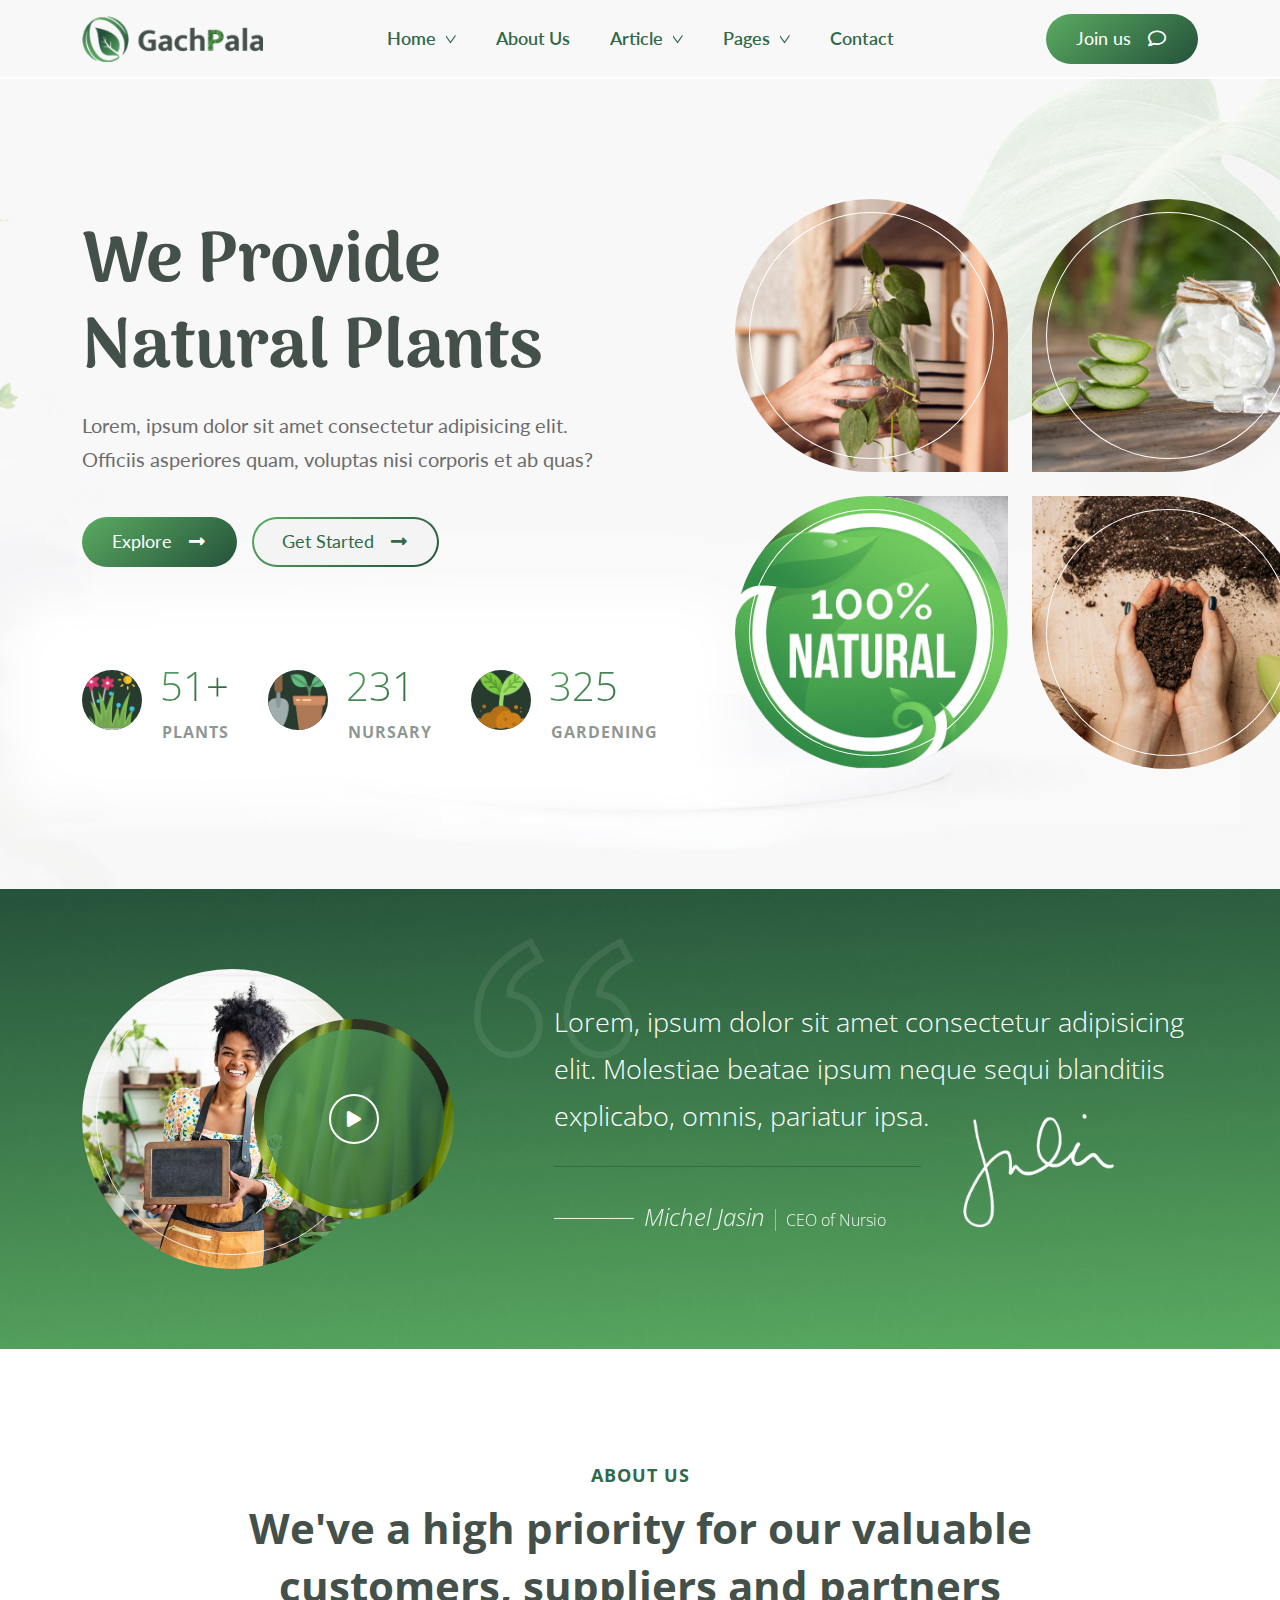
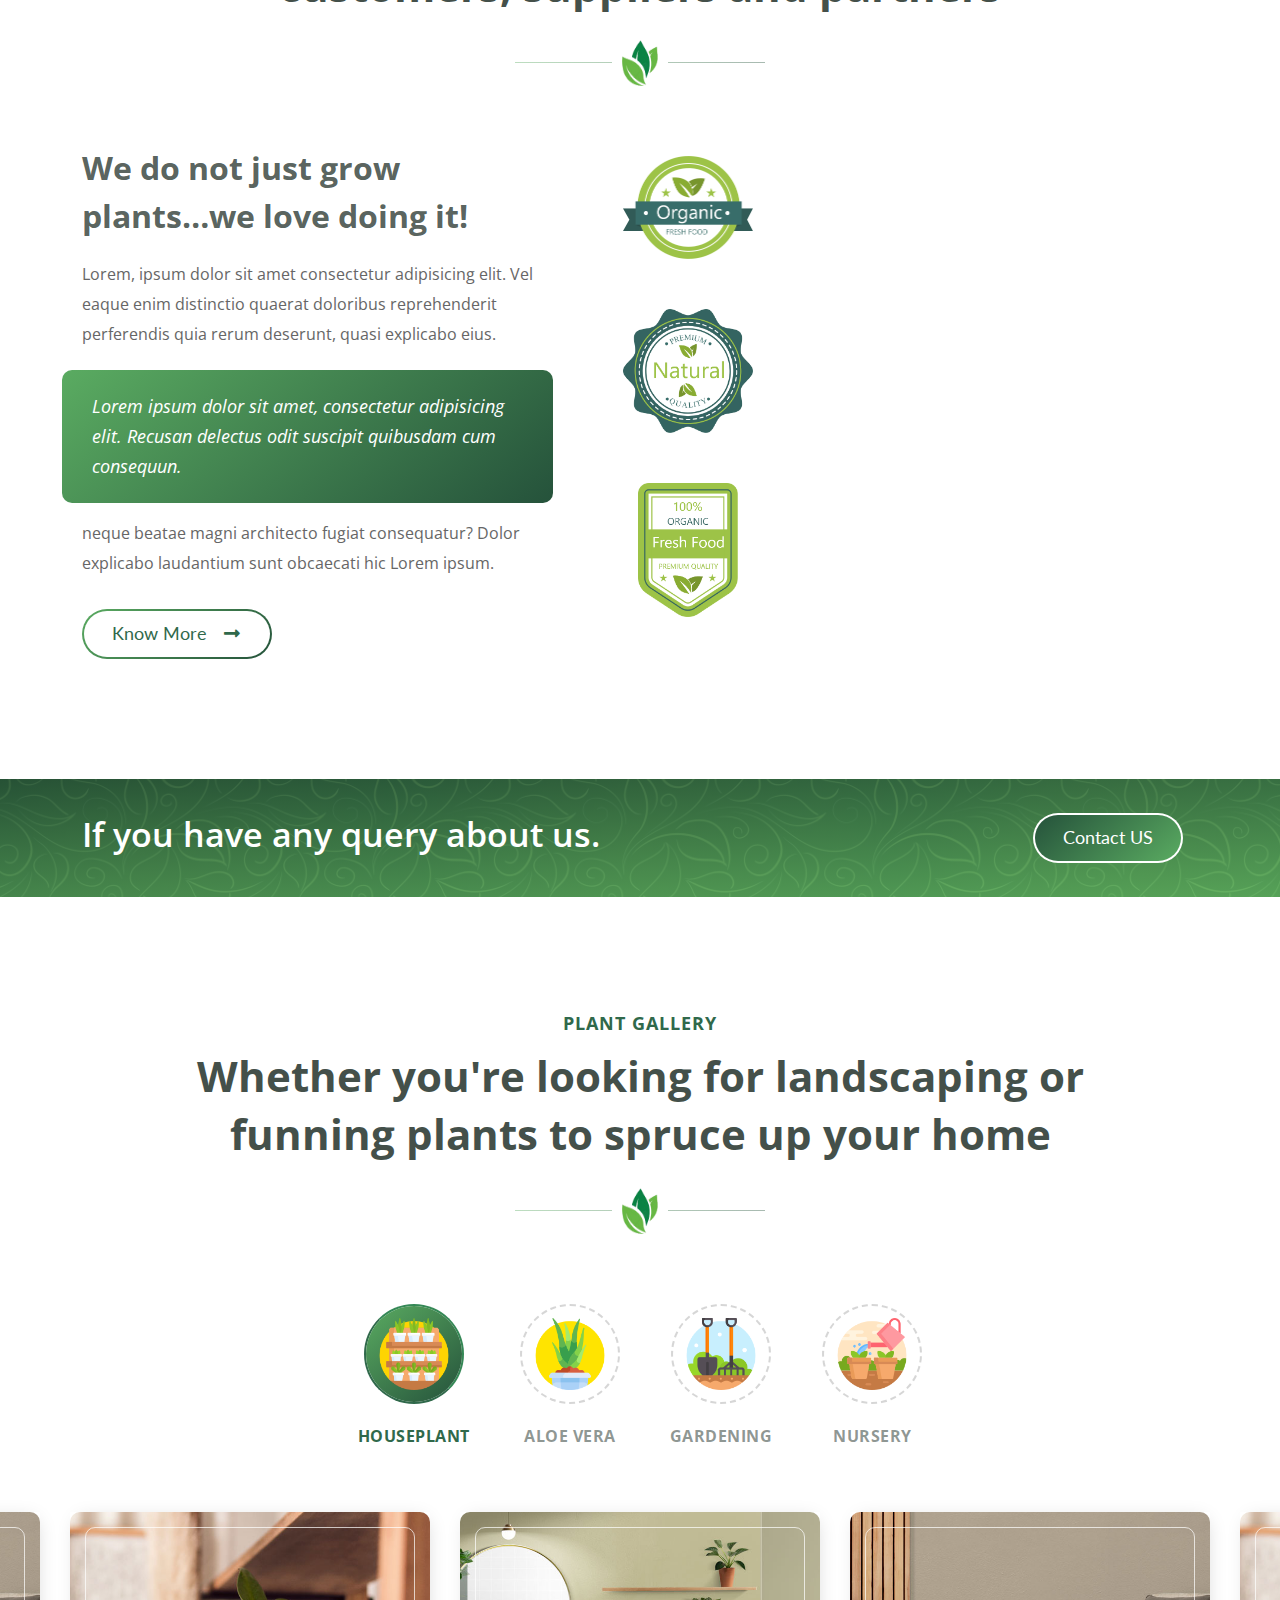
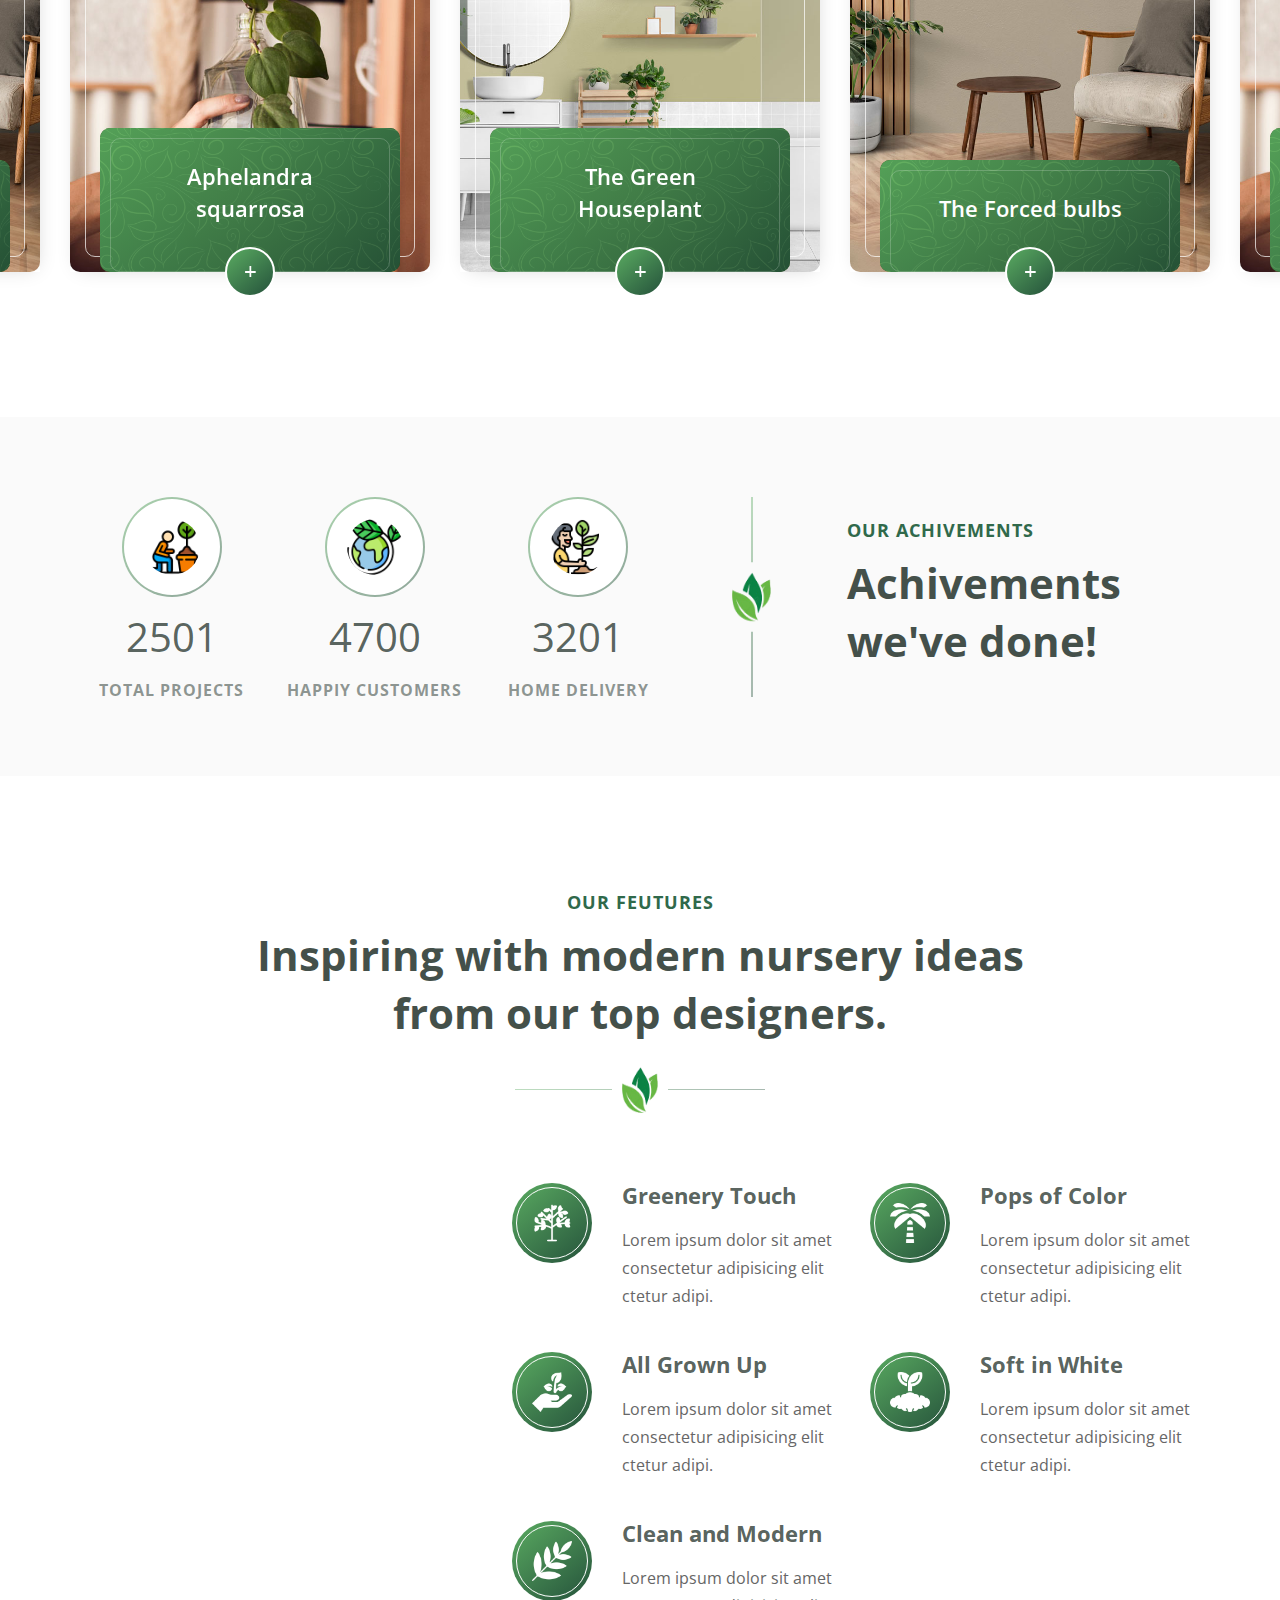
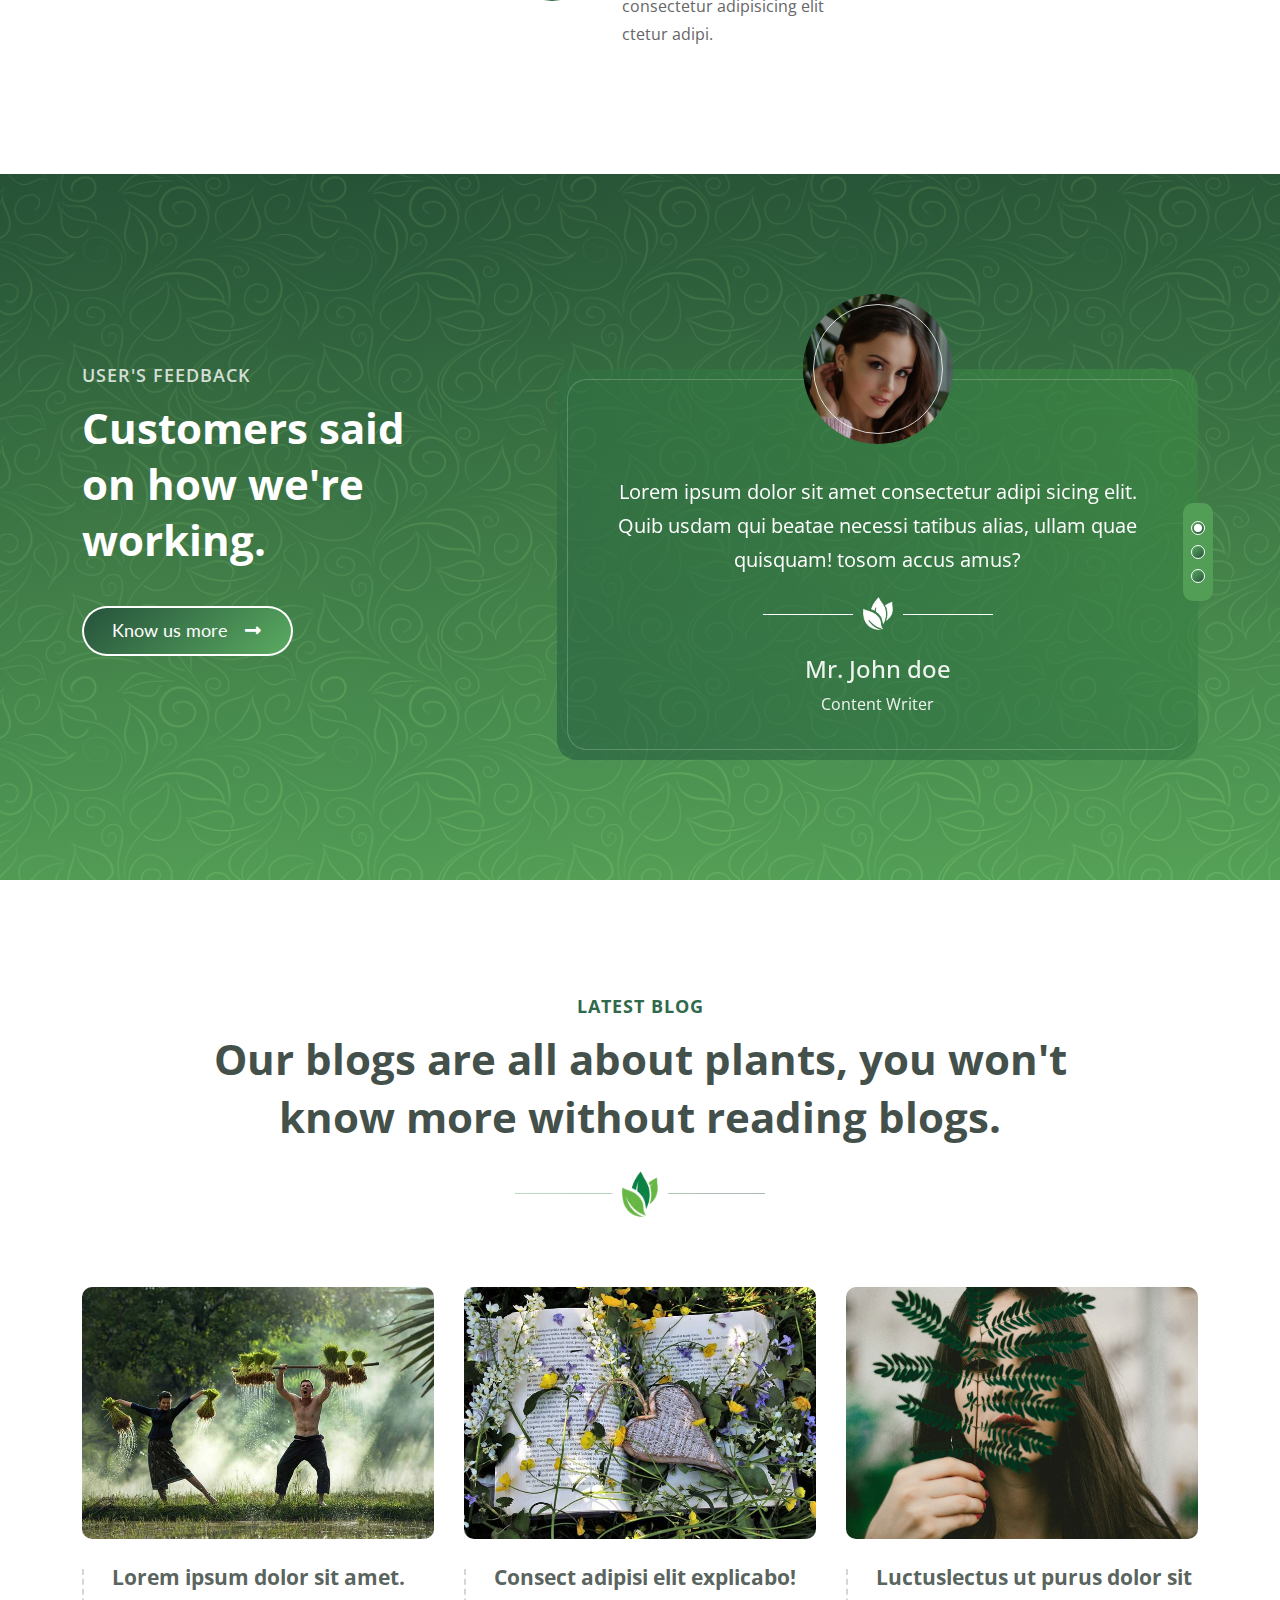
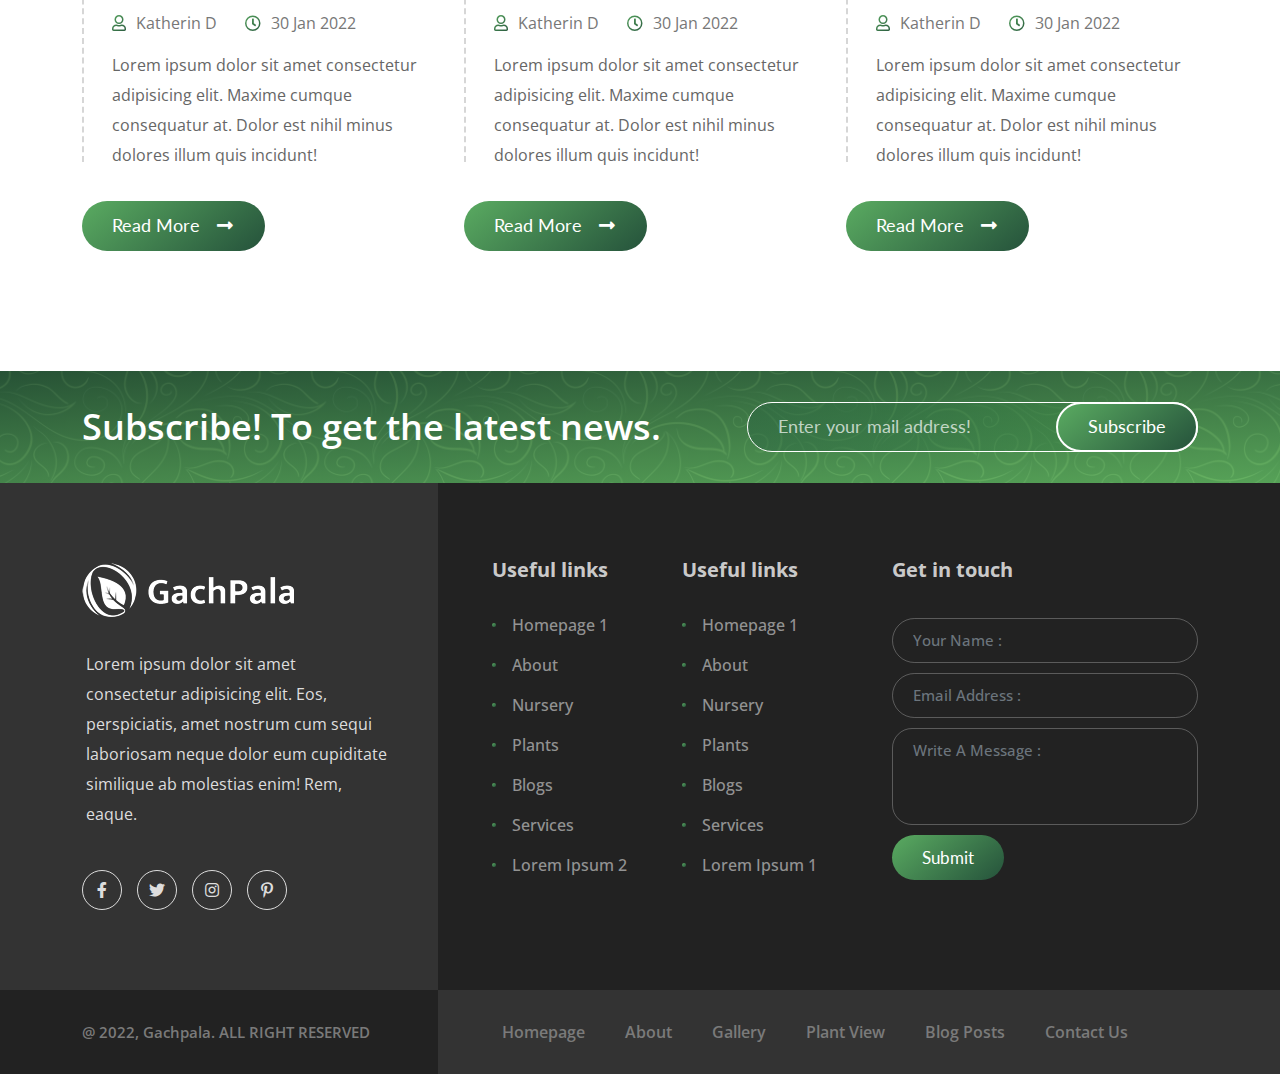
<file: index.html>
<!DOCTYPE html>
<html lang="zxx">
<head>
    <meta http-equiv="Content-Type" content="text/html; charset=UTF-8">
    <meta http-equiv="X-UA-Compatible" content="IE=edge" />
    <meta http-equiv="X-UA-Compatible" content="ie=edge">
    <meta name="viewport" content="width=device-width, initial-scale=1">
    <title>Gachpala - Natural Plants Supplier HTML Template</title>
    <!-- favicon -->
    <link rel="shortcut icon" href="favicon.ico" type="image/x-icon">
    <!-- bootstrap -->
    <link rel="stylesheet" href="assets/css/bootstrap.min.css">
    <!-- animate css -->
    <link rel="stylesheet" href="assets/css/animate.css">
    <!-- owl carosel css -->
    <link rel="stylesheet" href="assets/css/owl.carousel.min.css">
    <!-- modal-video css -->
    <link rel="stylesheet" href="assets/css/modal-video.min.css">
    <!-- font-awesome css -->
    <link rel="stylesheet" href="assets/css/all.css">
    <!-- main css -->
    <link rel="stylesheet" href="assets/css/style.css">
</head>
<body>

    <!-- preloader begin -->
    <div class="preloader">
        <div class="loader">
            <div class="loader-img">
                <img src="assets/img/preloader/preloader-icon.png" alt="" class="pr-icon">
                <img src="assets/img/preloader/preloader-text.png" alt="" class="pr-text">
            </div>
        </div>
    </div>
    <!-- preloader end -->

    <!-- header begin -->
    <div class="header">
        <div class="container">
            <div class="row">
                <div class="col-xl-2 col-lg-2 d-xl-flex d-lg-flex d-block align-items-center">
                    <div class="row">
                        <div class="col-xl-12 col-lg-12 col-6">
                            <div class="logo">
                                <a href="index.html">
                                    <img src="assets/img/logo.png" alt="">
                                </a>
                            </div>
                        </div>
                        <div class="col-6 d-xl-none d-lg-none d-flex align-items-center">
                            <div class="both-elem">
                                <div class="contact-buttn contact-buttn-resp">
                                    <a href="#" class="nurs-btn">Join us <i class="far fa-comment"></i></a>
                                </div>
                                <button class="navbar-toggler" type="button" data-bs-toggle="collapse" data-bs-target="#navbarSupportedContent" aria-controls="navbarSupportedContent" aria-expanded="false" aria-label="Toggle navigation">
                                    <i class="fas fa-bars"></i>
                                </button>
                            </div>
                        </div>
                    </div>
                </div>
                <div class="col-xl-8 col-lg-8">
                    <div class="main-menu">
                        <nav class="navbar navbar-expand-lg">
                            <div class="collapse navbar-collapse" id="navbarSupportedContent">
                                <ul class="navbar-nav m-auto mb-lg-0">
                                    <li class="nav-item dropdown">
                                        <a class="nav-link dropdown-toggle" href="#" id="navbarDropdown" role="button" data-bs-toggle="dropdown" aria-expanded="false">
                                        Home
                                        </a>
                                        <ul class="dropdown-menu" aria-labelledby="navbarDropdown">
                                            <li><a class="dropdown-item" href="index.html">Homepage (1)</a></li>
                                            <li><a class="dropdown-item" href="index-2.html">Homepage (2)</a></li>
                                            <li><a class="dropdown-item" href="index-3.html">Homepage (3)</a></li>
                                        </ul>
                                    </li>
                                    <li class="nav-item">
                                        <a class="nav-link" href="about.html">About us</a>
                                    </li>
                                    <li class="nav-item dropdown">
                                        <a class="nav-link dropdown-toggle" href="#" id="article" role="button" data-bs-toggle="dropdown" aria-expanded="false">
                                        Article
                                        </a>
                                        <ul class="dropdown-menu" aria-labelledby="article">
                                            <li><a class="dropdown-item" href="blog.html">Article Right Sidebar</a></li>
                                            <li><a class="dropdown-item" href="blog-2.html">Article Left Sidebar</a></li>
                                            <li><a class="dropdown-item" href="blog-details.html">Single Article Details</a></li>
                                        </ul>
                                    </li>
                                    <li class="nav-item dropdown">
                                        <a class="nav-link dropdown-toggle" href="#" id="pages" role="button" data-bs-toggle="dropdown" aria-expanded="false">
                                        Pages
                                        </a>
                                        <ul class="dropdown-menu" aria-labelledby="pages">
                                            <li><a class="dropdown-item" href="plants-gallery.html">Plant gallery</a></li>
                                            <li><a class="dropdown-item" href="gallery-details.html">Gallery details</a></li>
                                            <li><a class="dropdown-item" href="error.html">Error 404</a></li>
                                            <li><a class="dropdown-item" href="login.html">Sign In</a></li>
                                            <li><a class="dropdown-item" href="register.html">Sign Up</a></li>
                                        </ul>
                                    </li>
                                    <li class="nav-item">
                                        <a class="nav-link" href="contact.html">Contact</a>
                                    </li>
                                </ul>
                            </div>
                        </nav>
                    </div>
                </div>
                <div class="col-xl-2 col-lg-2 d-xl-flex d-lg-flex d-block align-items-center">
                    <div class="contact-buttn">
                        <a href="contact.html" class="nurs-btn">Join us <i class="far fa-comment"></i></a>
                    </div>
                </div>
            </div>
        </div>
    </div>
    <!-- header end -->

    <!-- banner begin -->
    <div class="banner">
        <div class="container banner-leaf-cont">
            <div class="row justify-content-xl-start justify-content-lg-start justify-content-center">
                <div class="col-xl-6 col-lg-6 col-md-11">
                    <div class="banner-content">
                        <div class="part-text">
                            <div class="part-content">
                                <h1>We provide natural plants</h1>
                                <p>Lorem, ipsum dolor sit amet consectetur adipisicing elit. Officiis asperiores quam, voluptas nisi corporis et ab quas?</p>
                                <div class="all-btns">
                                    <a href="about.html" class="nurs-btn">Explore <i class="fas fa-long-arrow-alt-right"></i></a>
                                    <a href="index-2.html" class="nurs-btn-2">Get Started <i class="fas fa-long-arrow-alt-right"></i></a>
                                </div>
                            </div>
                            <div class="statics-bn">
                                <div class="single-statics">
                                    <div class="p-icon">
                                        <img src="assets/img/icon/flowers.png" alt="">
                                    </div>
                                    <div class="p-text">
                                        <span class="number">51+</span>
                                        <span class="title">Plants</span>
                                    </div>
                                </div>
                                <div class="single-statics">
                                    <div class="p-icon">
                                        <img src="assets/img/icon/gardening.png" alt="">
                                    </div>
                                    <div class="p-text">
                                        <span class="number">231</span>
                                        <span class="title">Nursary</span>
                                    </div>
                                </div>
                                <div class="single-statics">
                                    <div class="p-icon">
                                        <img src="assets/img/icon/sprout.png" alt="">
                                    </div>
                                    <div class="p-text">
                                        <span class="number">325</span>
                                        <span class="title">Gardening</span>
                                    </div>
                                </div>
                            </div>
                        </div>
                    </div>
                </div>
                <div class="col-xl-5 offset-xl-1 col-lg-5 offset-lg-0">
                    <div class="part-img">
                        <div class="row">
                            <div class="col-xl-6 col-lg-6 col-sm-3">
                                <div class="single-img one">
                                    <img src="assets/img/img1.jpg" alt="">
                                    <div class="title-text">
                                        <a href="#0" class="img-title">Houseplant Heaven</a>
                                    </div>
                                </div>
                            </div>
                            <div class="col-xl-6 col-lg-6 col-sm-3">
                                <div class="single-img two">
                                    <img src="assets/img/img2.jpg" alt="">
                                    <div class="title-text">
                                        <a href="#0" class="img-title">Plant the Seed</a>
                                    </div>
                                </div>
                            </div>
                            <div class="col-xl-6 col-lg-6 col-sm-3">
                                <div class="single-img three">
                                    <img src="assets/img/badge.png" alt="" class="badge-img">
                                    <img src="assets/img/img3.jpg" alt="">
                                    <div class="title-text">
                                        <a href="#0" class="img-title">Aloe Vera Plant</a>
                                    </div>
                                </div>
                            </div>
                            <div class="col-xl-6 col-lg-6 col-sm-3">
                                <div class="single-img four">
                                    <img src="assets/img/img4.jpg" alt="">
                                    <div class="title-text">
                                        <a href="#0" class="img-title">Into the Gardening </a>
                                    </div>
                                </div>
                            </div>
                        </div>
                    </div>
                </div>
            </div>
        </div>
    </div>
    <!-- banner end -->

    <!-- quotation begin -->
    <div class="part-quote">
        <div class="container">
            <div class="part-img">
                <div class="row g-0 justify-content-center">
                    <div class="col-xl-4 col-lg-5 col-md-4 col-sm-6">
                        <div class="both-img">
                            <div class="single-img">
                                <img src="assets/img/quote-img.jpg" alt="">
                            </div>
                            <div class="single-video">
                                <img src="assets/img/quote-vid.jpg" alt="">
                                <a href="#0" data-video-id="L61p2uyiMSo" class="js-video-button play-btn"><i class="fas fa-play"></i></a>
                            </div>
                        </div>
                    </div>
                    <div class="col-xl-8 col-lg-7 col-md-10 d-xl-flex d-lg-flex d-block align-items-center">
                        <div class="par-text">
                            <p>
                                <span class="quot-icon">
                                    <img src="assets/img/quotation.png" alt="">
                                </span>
                                Lorem, ipsum dolor sit amet consectetur adipisicing elit. 
                                Molestiae beatae ipsum neque sequi blanditiis explicabo, omnis, pariatur ipsa.<br/>
                                <span class="divider"></span>
                                <strong>Michel Jasin</strong>
                                <span class="signature-t"><img src="assets/img/signature.png" alt=""></span>
                            </p>
                        </div>
                    </div>
                </div>
            </div>
        </div>
    </div>
    <!-- quotation end -->

    <!-- about begin -->
    <div class="about" id="aboutUs">
        <div class="container">
            <div class="row justify-content-center">
                <div class="col-xl-10 col-lg-11">
                    <div class="section-title">
                        <span class="sub-title">About Us</span>
                        <h2 class="title">We've a high priority for our valuable customers, suppliers and partners</h2>
                    </div>
                </div>
            </div>
        </div>
        <div class="part-about">
            <div class="container">
                <div class="row justify-content-between">
                    <div class="col-xl-5 col-lg-6 col-md-8">
                        <div class="part-text">
                            <h2>We do not just grow plants…<br/>we love doing it! </h2>
                            <p>Lorem, ipsum dolor sit amet consectetur adipisicing elit. Vel eaque enim distinctio quaerat doloribus 
                                reprehenderit perferendis quia rerum deserunt, quasi explicabo eius.</p>
                            <p class="special">Lorem ipsum dolor sit amet, consectetur adipisicing elit. Recusan delectus 
                                    odit suscipit quibusdam cum consequun.</p>
                            <p> neque beatae magni architecto fugiat consequatur? Dolor explicabo laudantium sunt 
                                obcaecati hic Lorem ipsum.
                            </p>
                            <a href="about.html" class="nurs-btn-2">Know More <i class="fas fa-long-arrow-alt-right"></i></a>
                        </div>
                    </div>
                    <div class="col-xl-2 col-lg-12 col-md-3 order-xl-0 order-lg-2">
                        <div class="award-badges">
                            <ul>
                                <li>
                                    <div class="single-badge">
                                        <img src="assets/img/about/badge-1.png" alt="">
                                    </div>
                                </li>
                                <li>
                                    <div class="single-badge">
                                        <img src="assets/img/about/badge-2.png" alt="">
                                    </div>
                                </li>
                                <li>
                                    <div class="single-badge badge-3">
                                        <img src="assets/img/about/badge-3.png" alt="">
                                    </div>
                                </li>
                            </ul>
                        </div>
                    </div>
                    <div class="col-xl-4 col-lg-5 col-md-12">
                        <div class="part-img">
                            <img src="assets/img/about-img.jpg" alt="">
                            <a href="#0" data-video-id="L61p2uyiMSo" class="play-video js-video-button">
                                <i class="fas fa-play"></i>
                            </a>
                        </div>
                    </div>
                </div>
            </div>
        </div>
    </div>
    <!-- about end -->

    <!-- cta begin -->
    <div class="cta">
        <div class="container">
            <div class="row">
                <div class="col-xl-8 col-lg-8 col-md-8">
                    <div class="part-text">
                        <h2>If you have any query about us.</h2>
                    </div>
                </div>
                <div class="col-xl-4 col-lg-4 col-md-4 d-xl-flex d-lg-flex d-block align-items-center">
                    <div class="cta-button">
                        <a href="contact.html" class="nurs-btn-3">Contact US</a>
                    </div>
                </div>
            </div>
        </div>
    </div>
    <!-- cta end -->

    <!-- plant galler begin -->
    <div class="plant-gallery">
        <div class="container">
            <div class="row justify-content-center">
                <div class="col-xl-10 col-lg-10">
                    <div class="section-title">
                        <span class="sub-title">Plant Gallery</span>
                        <h2 class="title">Whether you're looking for landscaping or funning plants to spruce up your home</h2>
                    </div>
                </div>
            </div>
            <div class="gallery-controller">
                <ul class="nav nav-tabs" id="myTab" role="tablist">
                    <li class="nav-item" role="presentation">
                        <button class="nav-link active" id="houseplant-tab" data-bs-toggle="tab" data-bs-target="#houseplant" type="button" role="tab" aria-controls="houseplant" aria-selected="true">
                            <span class="icon">
                                <img src="assets/img/icon/gallery/urban-garden.png" alt="">
                            </span>    
                            <span class="text">Houseplant</span>   
                        </button>
                    </li>
                    <li class="nav-item" role="presentation">
                        <button class="nav-link" id="aloeVera-tab" data-bs-toggle="tab" data-bs-target="#aloeVera" type="button" role="tab" aria-controls="aloeVera" aria-selected="false">
                            <span class="icon">
                                <img src="assets/img/icon/gallery/aloe-vera.png" alt="">
                            </span>    
                            <span class="text">Aloe Vera</span>    
                        </button>
                    </li>
                    <li class="nav-item" role="presentation">
                        <button class="nav-link" id="gardening-tab" data-bs-toggle="tab" data-bs-target="#gardening" type="button" role="tab" aria-controls="gardening" aria-selected="false">
                            <span class="icon">
                                <img src="assets/img/icon/gallery/gardening.png" alt="">
                            </span>    
                            <span class="text">Gardening</span>   
                        </button>
                    </li>
                    <li class="nav-item" role="presentation">
                        <button class="nav-link" id="nursery-tab" data-bs-toggle="tab" data-bs-target="#nursery" type="button" role="tab" aria-controls="nursery" aria-selected="false">
                            <span class="icon">
                                <img src="assets/img/icon/gallery/watering-plants.png" alt="">
                            </span>    
                            <span class="text">Nursery</span>    
                        </button>
                    </li>
                </ul>
            </div>
            <div class="tab-content" id="myTabContent">
                <div class="tab-pane fade" id="nursery" role="tabpanel" aria-labelledby="nursery-tab">
                    <div class="gallery-row owl-carousel owl-theme">
                        <div class="single-img">
                            <div class="part-img">
                                <img src="assets/img/gallery/img1.jpg" alt="">
                            </div>
                            <div class="part-text">
                                <span class="title">The Green Houseplant</span>
                                <p>Lorem ipsum dolor sit amet consec tetur adipisicing elit. Quo totam archit ecto deserunt.</p>
                                <a href="gallery-details.html">+</a>
                            </div>
                        </div>
                        <div class="single-img">
                            <div class="part-img">
                                <img src="assets/img/gallery/img4.jpg" alt="">
                            </div>
                            <div class="part-text">
                                <span class="title">The Forced bulbs</span>
                                <p>Lorem ipsum dolor sit amet consec tetur adipisicing elit. Quo totam archit ecto deserunt.</p>
                                <a href="gallery-details.html">+</a>
                            </div>
                        </div>
                        <div class="single-img">
                            <div class="part-img">
                                <img src="assets/img/gallery/img7.jpg" alt="">
                            </div>
                            <div class="part-text">
                                <span class="title">Aphelandra squarrosa</span>
                                <p>Lorem ipsum dolor sit amet consec tetur adipisicing elit. Quo totam archit ecto deserunt.</p>
                                <a href="gallery-details.html">+</a>
                            </div>
                        </div>
                    </div>
                </div>
                <div class="tab-pane fade show active" id="houseplant" role="tabpanel" aria-labelledby="houseplant-tab">
                    <div class="gallery-row-2 owl-carousel owl-theme">
                        <div class="single-img">
                            <div class="part-img">
                                <img src="assets/img/gallery/img2.jpg" alt="">
                            </div>
                            <div class="part-text">
                                <span class="title">The Green Houseplant</span>
                                <p>Lorem ipsum dolor sit amet consec tetur adipisicing elit. Quo totam archit ecto deserunt.</p>
                                <a href="gallery-details.html">+</a>
                            </div>
                        </div>
                        <div class="single-img">
                            <div class="part-img">
                                <img src="assets/img/gallery/img3.jpg" alt="">
                            </div>
                            <div class="part-text">
                                <span class="title">The Forced bulbs</span>
                                <p>Lorem ipsum dolor sit amet consec tetur adipisicing elit. Quo totam archit ecto deserunt.</p>
                                <a href="gallery-details.html">+</a>
                            </div>
                        </div>
                        <div class="single-img">
                            <div class="part-img">
                                <img src="assets/img/gallery/img1.jpg" alt="">
                            </div>
                            <div class="part-text">
                                <span class="title">Aphelandra squarrosa</span>
                                <p>Lorem ipsum dolor sit amet consec tetur adipisicing elit. Quo totam archit ecto deserunt.</p>
                                <a href="gallery-details.html">+</a>
                            </div>
                        </div>
                    </div>
                </div>
                <div class="tab-pane fade" id="gardening" role="tabpanel" aria-labelledby="gardening-tab">
                    <div class="gallery-row-3 owl-carousel owl-theme">
                        <div class="single-img">
                            <div class="part-img">
                                <img src="assets/img/gallery/img7.jpg" alt="">
                            </div>
                            <div class="part-text">
                                <span class="title">The Green Houseplant</span>
                                <p>Lorem ipsum dolor sit amet consec tetur adipisicing elit. Quo totam archit ecto deserunt.</p>
                                <a href="gallery-details.html">+</a>
                            </div>
                        </div>
                        <div class="single-img">
                            <div class="part-img">
                                <img src="assets/img/gallery/img8.jpg" alt="">
                            </div>
                            <div class="part-text">
                                <span class="title">The Forced bulbs</span>
                                <p>Lorem ipsum dolor sit amet consec tetur adipisicing elit. Quo totam archit ecto deserunt.</p>
                                <a href="gallery-details.html">+</a>
                            </div>
                        </div>
                        <div class="single-img">
                            <div class="part-img">
                                <img src="assets/img/gallery/img9.jpg" alt="">
                            </div>
                            <div class="part-text">
                                <span class="title">Aphelandra squarrosa</span>
                                <p>Lorem ipsum dolor sit amet consec tetur adipisicing elit. Quo totam archit ecto deserunt.</p>
                                <a href="gallery-details.html">+</a>
                            </div>
                        </div>
                    </div>
                </div>
                <div class="tab-pane fade" id="aloeVera" role="tabpanel" aria-labelledby="aloeVera-tab">
                    <div class="gallery-row-4 owl-carousel owl-theme">
                        <div class="single-img">
                            <div class="part-img">
                                <img src="assets/img/gallery/img6.jpg" alt="">
                            </div>
                            <div class="part-text">
                                <span class="title">The Green Houseplant</span>
                                <p>Lorem ipsum dolor sit amet consec tetur adipisicing elit. Quo totam archit ecto deserunt.</p>
                                <a href="gallery-details.html">+</a>
                            </div>
                        </div>
                        <div class="single-img">
                            <div class="part-img">
                                <img src="assets/img/gallery/img5.jpg" alt="">
                            </div>
                            <div class="part-text">
                                <span class="title">The Forced bulbs</span>
                                <p>Lorem ipsum dolor sit amet consec tetur adipisicing elit. Quo totam archit ecto deserunt.</p>
                                <a href="gallery-details.html">+</a>
                            </div>
                        </div>
                        <div class="single-img">
                            <div class="part-img">
                                <img src="assets/img/gallery/img4.jpg" alt="">
                            </div>
                            <div class="part-text">
                                <span class="title">Aphelandra squarrosa</span>
                                <p>Lorem ipsum dolor sit amet consec tetur adipisicing elit. Quo totam archit ecto deserunt.</p>
                                <a href="gallery-details.html">+</a>
                            </div>
                        </div>
                    </div>
                </div>
            </div>

            
        </div>
    </div>
    <!-- plant galler end -->

    <!-- statics begin -->
    <div class="statics">
        <div class="container">
            <div class="row justify-content-xl-between justify-content-lg-center">
                <div class="d-xl-none d-lg-block">
                    <div class="row justify-content-center">
                        <div class="col-xl-10 col-lg-10">
                            <div class="section-title">
                                <span class="sub-title">Our Achivements</span>
                                <h2 class="title">Achivements we've done!</h2>
                            </div>
                        </div>
                    </div>
                </div>
                <div class="col-xl-6 col-lg-10 col-md-12">
                    <div class="all-statics">
                        <div class="row">
                            <div class="col-xl-4 col-lg-4 col-md-4 col-sm-4 col-4">
                                <div class="single-statics">
                                    <span class="icon">
                                        <img src="assets/img/icon/statics/plant-pot.png" alt="">
                                    </span>
                                    <span class="text">
                                        <span class="number">2501</span>
                                        <span class="title">Total<br/> Projects</span>
                                    </span>
                                </div>
                            </div>
                            <div class="col-xl-4 col-lg-4 col-md-4 col-sm-4 col-4">
                                <div class="single-statics">
                                    <span class="icon">
                                        <img src="assets/img/icon/statics/planet-earth.png" alt="">
                                    </span>
                                    <span class="text">
                                        <span class="number">4700</span>
                                        <span class="title">Happiy<br/> Customers</span>
                                    </span>
                                </div>
                            </div>
                            <div class="col-xl-4 col-lg-4 col-md-4 col-sm-4 col-4">
                                <div class="single-statics">
                                    <span class="icon">
                                        <img src="assets/img/icon/statics/save-nature.png" alt="">
                                    </span>
                                    <span class="text">
                                        <span class="number">3201</span>
                                        <span class="title">Home<br/> Delivery</span>
                                    </span>
                                </div>
                            </div>
                        </div>
                    </div>
                </div>
                <div class="col-xl-5 col-lg-4 d-xl-flex d-lg-flex d-block align-items-center">
                    <div class="section-title sub">
                        <span class="sub-title">Our Achivements</span>
                        <h2 class="title">Achivements we've done!</h2>
                    </div>
                </div>
            </div>
        </div>
    </div>
    <!-- statics end -->

    <!-- feature begin -->
    <div class="feature" id="featureSection">
        <div class="container">
            <div class="row justify-content-center">
                <div class="col-xl-10 col-lg-10">
                    <div class="section-title">
                        <span class="sub-title">Our Feutures</span>
                        <h2 class="title">Inspiring with modern nursery ideas<br/> from our top designers.</h2>
                    </div>
                </div>
            </div>
            <div class="row justify-content-between">
                <div class="col-xxl-4 col-xl-4 col-lg-5 order-xl-0 order-lg-0 order-2">
                    <div class="img-cover">
                        <div class="part-img">
                            <img src="assets/img/feature-img.jpg" alt="">
                        </div>
                    </div>
                </div>
                <div class="col-xxl-7 col-xl-8 col-lg-7">
                    <div class="part-features">
                        <div class="row custom-gutter">
                            <div class="col-xl-6 col-lg-12 col-md-6">
                                <div class="single-feature">
                                    <div class="part-icon">
                                        <img src="assets/img/icon/feature/3.png" alt="">
                                    </div>
                                    <div class="part-text">
                                        <h3 class="title">Greenery Touch</h3>
                                        <p>Lorem ipsum dolor sit amet consectetur adipisicing elit ctetur adipi.</p>
                                    </div>
                                </div>
                            </div>
                            <div class="col-xl-6 col-lg-12 col-md-6">
                                <div class="single-feature">
                                    <div class="part-icon">
                                        <img src="assets/img/icon/feature/4.png" alt="">
                                    </div>
                                    <div class="part-text">
                                        <h3 class="title">Pops of Color</h3>
                                        <p>Lorem ipsum dolor sit amet consectetur adipisicing elit ctetur adipi.</p>
                                    </div>
                                </div>
                            </div>
                            <div class="col-xl-6 col-lg-12 col-md-6">
                                <div class="single-feature">
                                    <div class="part-icon">
                                        <img src="assets/img/icon/feature/5.png" alt="">
                                    </div>
                                    <div class="part-text">
                                        <h3 class="title">All Grown Up</h3>
                                        <p>Lorem ipsum dolor sit amet consectetur adipisicing elit ctetur adipi.</p>
                                    </div>
                                </div>
                            </div>
                            <div class="col-xl-6 col-lg-12 col-md-6">
                                <div class="single-feature">
                                    <div class="part-icon">
                                        <img src="assets/img/icon/feature/1.png" alt="">
                                    </div>
                                    <div class="part-text">
                                        <h3 class="title">Soft in White</h3>
                                        <p>Lorem ipsum dolor sit amet consectetur adipisicing elit ctetur adipi.</p>
                                    </div>
                                </div>
                            </div>
                            <div class="col-xl-6 col-lg-12 col-md-6">
                                <div class="single-feature">
                                    <div class="part-icon">
                                        <img src="assets/img/icon/feature/2.png" alt="">
                                    </div>
                                    <div class="part-text">
                                        <h3 class="title">Clean and Modern</h3>
                                        <p>Lorem ipsum dolor sit amet consectetur adipisicing elit ctetur adipi.</p>
                                    </div>
                                </div>
                            </div>
                        </div>
                    </div>
                </div>
            </div>
        </div>
    </div>
    <!-- feature end -->

    <!-- Testimonial begin -->
    <div class="testimonial">
        <div class="container">
            <div class="row justify-content-xl-between justify-content-center">
                <div class="col-xl-4 col-lg-9 col-md-8 col-sm-9">
                    <div class="part-text">
                        <span class="sub-title">User's Feedback</span>
                        <h2 class="title">Customers said on how we're working.</h2>
                        <a href="about.html" class="nurs-btn-3"> Know us more <i class="fas fa-long-arrow-alt-right"></i></a>
                    </div>
                </div>
                <div class="col-xl-7 col-lg-9">
                    <div class="testimonial-slider owl-carousel owl-theme">
                        <div class="single-testimonial">
                            <div class="part-img">
                                <img src="assets/img/testimonial/1.jpg" alt="">
                            </div>
                            <div class="part-txt">
                                <p>Lorem ipsum dolor sit amet consectetur adipi sicing elit. Quib usdam qui beatae necessi tatibus alias, 
                                    ullam quae quisquam! tosom accus amus?</p>
                                    <span class="divided">
                                        <img src="assets/img/icon/leaf-icon.png" alt="">
                                    </span>
                                <span class="name">Mr. John doe</span>
                                <span class="pr">Content Writer</span>
                            </div>
                        </div>
                        <div class="single-testimonial">
                            <div class="part-img">
                                <img src="assets/img/testimonial/2.jpg" alt="">
                            </div>
                            <div class="part-txt">
                                <p>Lorem ipsum dolor sit amet consectetur adipi sicing elit. Quib usdam qui beatae necessi tatibus alias, 
                                    ullam quae quisquam! tosom accus amus?</p>
                                    <span class="divided">
                                        <img src="assets/img/icon/leaf-icon.png" alt="">
                                    </span>
                                <span class="name">Kevin de ov</span>
                                <span class="pr">Plant Worker</span>
                            </div>
                        </div>
                        <div class="single-testimonial">
                            <div class="part-img">
                                <img src="assets/img/testimonial/3.jpg" alt="">
                            </div>
                            <div class="part-txt">
                                <p>Lorem ipsum dolor sit amet consectetur adipi sicing elit. Quib usdam qui beatae necessi tatibus alias, 
                                    ullam quae quisquam! tosom accus amus?</p>
                                    <span class="divided">
                                        <img src="assets/img/icon/leaf-icon.png" alt="">
                                    </span>
                                <span class="name">Grin Smata</span>
                                <span class="pr">Nursery Specialist</span>
                            </div>
                        </div>
                    </div>
                </div>
            </div>
        </div>
    </div>
    <!-- Testimonial end -->

    <!-- blog begin -->
    <div class="blog">
        <div class="container">
            <div class="row justify-content-center">
                <div class="col-xl-10 col-lg-10">
                    <div class="section-title">
                        <span class="sub-title">Latest Blog</span>
                        <h2 class="title">Our blogs are all about plants, you won't know more without reading blogs.</h2>
                    </div>
                </div>
            </div>
            <div class="row custom-gutter">
                <div class="col-xl-4 col-lg-4 col-md-6">
                    <div class="single-blog">
                        <div class="part-img">
                            <img src="assets/img/blog/blog-1.jpg" alt="">
                        </div>
                        <div class="part-text">
                            <h4 class="title">Lorem ipsum dolor sit amet.</h4>
                            <div class="blog-stats">
                                <ul>
                                    <li>
                                        <span class="sts-icon"><i class="far fa-user"></i></span>
                                        <span class="sts-txt">Katherin D</span>
                                    </li>
                                    <li>
                                        <span class="sts-icon"><i class="far fa-clock"></i></span>
                                        <span class="sts-txt">30 Jan 2022</span>
                                    </li>
                                </ul>
                            </div>
                            <p>Lorem ipsum dolor sit amet consectetur adipisicing elit. Maxime cumque consequatur at. Dolor est nihil minus dolores illum quis incidunt!</p>
                        </div>
                        <a href="blog-details.html" class="nurs-btn">Read More <i class="fas fa-long-arrow-alt-right"></i></a>
                    </div>
                </div>
                <div class="col-xl-4 col-lg-4 col-md-6">
                    <div class="single-blog">
                        <div class="part-img">
                            <img src="assets/img/blog/blog-2.jpg" alt="">
                        </div>
                        <div class="part-text">
                            <h4 class="title">Consect adipisi elit explicabo!</h4>
                            <div class="blog-stats">
                                <ul>
                                    <li>
                                        <span class="sts-icon"><i class="far fa-user"></i></span>
                                        <span class="sts-txt">Katherin D</span>
                                    </li>
                                    <li>
                                        <span class="sts-icon"><i class="far fa-clock"></i></span>
                                        <span class="sts-txt">30 Jan 2022</span>
                                    </li>
                                </ul>
                            </div>
                            <p>Lorem ipsum dolor sit amet consectetur adipisicing elit. Maxime cumque consequatur at. Dolor est nihil minus dolores illum quis incidunt!</p>
                        </div>
                        <a href="blog-details.html" class="nurs-btn">Read More <i class="fas fa-long-arrow-alt-right"></i></a>
                    </div>
                </div>
                <div class="col-xl-4 col-lg-4 col-md-6">
                    <div class="single-blog">
                        <div class="part-img">
                            <img src="assets/img/blog/blog-3.jpg" alt="">
                        </div>
                        <div class="part-text">
                            <h4 class="title">Luctuslectus ut purus dolor sit</h4>
                            <div class="blog-stats">
                                <ul>
                                    <li>
                                        <span class="sts-icon"><i class="far fa-user"></i></span>
                                        <span class="sts-txt">Katherin D</span>
                                    </li>
                                    <li>
                                        <span class="sts-icon"><i class="far fa-clock"></i></span>
                                        <span class="sts-txt">30 Jan 2022</span>
                                    </li>
                                </ul>
                            </div>
                            <p>Lorem ipsum dolor sit amet consectetur adipisicing elit. Maxime cumque consequatur at. Dolor est nihil minus dolores illum quis incidunt!</p>
                        </div>
                        <a href="blog-details.html" class="nurs-btn">Read More <i class="fas fa-long-arrow-alt-right"></i></a>
                    </div>
                </div>
            </div>
        </div>
    </div>
    <!-- blog end -->

    <!-- newsletter begin -->
    <div class="newsletter">
        <div class="container">
            <div class="row justify-content-center">
                <div class="col-xl-7 col-lg-7">
                    <div class="part-text">
                        <h2>Subscribe! To get the latest news.</h2>
                    </div>
                </div>
                <div class="col-xl-5 col-lg-5 col-md-10 col-sm-9 d-xl-flex d-lg-flex d-block align-items-center">
                    <form>
                        <input type="email" placeholder="Enter your mail address!">
                        <button type="submit" class="nurs-btn">Subscribe</button>
                    </form>
                </div>
            </div>
        </div>
    </div>
    <!-- newsletter end -->

    <!-- footer begin -->
    <div class="footer">
        <div class="footer-top">
            <div class="container">
                <div class="row">
                    <div class="col-xl-4 col-lg-5 col-md-4">
                        <div class="part-about">
                            <a href="index.html" class="footer-logo">
                                <img src="assets/img/logo1.png" alt="">
                            </a>
                            <p>Lorem ipsum dolor sit amet consectetur adipisicing elit. Eos, perspiciatis, amet nostrum cum sequi laboriosam neque dolor eum cupiditate similique ab molestias enim! Rem, eaque.</p>
                            <div class="part-social">
                                <ul>
                                    <li>
                                        <a href="#0" class="single-social">
                                            <i class="fab fa-facebook-f"></i>
                                        </a>
                                    </li>
                                    <li>
                                        <a href="#0" class="single-social">
                                            <i class="fab fa-twitter"></i>
                                        </a>
                                    </li>
                                    <li>
                                        <a href="#0" class="single-social">
                                            <i class="fab fa-instagram"></i>
                                        </a>
                                    </li>
                                    <li>
                                        <a href="#0" class="single-social">
                                            <i class="fab fa-pinterest-p"></i>
                                        </a>
                                    </li>
                                </ul>
                            </div>
                        </div>
                    </div>
                    <div class="col-xl-2 col-lg-3 col-md-4 col-sm-6">
                        <div class="usefull-link">
                            <h3 class="title">
                                Useful links
                            </h3>
                            <ul>
                                <li>
                                    <a href="#0">
                                        Homepage 1
                                    </a>
                                </li>
                                <li>
                                    <a href="#0">
                                        About
                                    </a>
                                </li> 
                                <li>
                                    <a href="#0">
                                        Nursery
                                    </a>
                                </li>
                                <li>
                                    <a href="#0">
                                        Plants
                                    </a>
                                </li>
                                <li>
                                    <a href="#0">
                                        Blogs
                                    </a>
                                </li>
                                <li>
                                    <a href="#0">
                                        Services
                                    </a>
                                </li>
                                <li>
                                    <a href="#0">
                                        lorem ipsum 2
                                    </a>
                                </li>
                            </ul>
                        </div>
                    </div>
                    <div class="col-xl-2 col-lg-4 col-md-4 col-sm-6">
                        <div class="usefull-link ul-2">
                            <h3 class="title">
                                Useful links
                            </h3>
                            <ul>
                                <li>
                                    <a href="#0">
                                        Homepage 1
                                    </a>
                                </li>
                                <li>
                                    <a href="#0">
                                        About
                                    </a>
                                </li> 
                                <li>
                                    <a href="#0">
                                        Nursery
                                    </a>
                                </li>
                                <li>
                                    <a href="#0">
                                        Plants
                                    </a>
                                </li>
                                <li>
                                    <a href="#0">
                                        Blogs
                                    </a>
                                </li>
                                <li>
                                    <a href="#0">
                                        Services
                                    </a>
                                </li>
                                <li>
                                    <a href="#0">
                                        Lorem ipsum 1
                                    </a>
                                </li>
                            </ul>
                        </div>
                    </div>
                    <div class="col-xl-4 col-lg-12">
                        <div class="contact-form">
                            <h3 class="title">Get in touch</h3>
                            <form>
                                <div>
                                    <input type="text" class="form-control" id="exampleFormControlInput2" placeholder="Your Name :">
                                </div>
                                <div>
                                    <input type="email" class="form-control" id="exampleFormControlInput1" placeholder="Email Address :">
                                </div>
                                <div>
                                    <textarea class="form-control" id="exampleFormControlTextarea1" rows="3" placeholder="Write A Message :"></textarea>
                                </div>
                                <button class="nurs-btn nurs-btn-small">Submit</button>
                            </form>
                        </div>
                    </div>
                </div>
            </div>
        </div>
        <div class="footer-bottom" id="footerSec">
            <div class="container">
                <div class="row">
                    <div class="col-xl-4 col-lg-12">
                        <p>@ 2022, Gachpala. ALL RIGHT RESERVED</p>
                    </div>
                    <div class="col-xl-8 col-lg-12">
                        <div class="footer-menu">
                            <ul>
                                <li>
                                    <a href="index-2.html">homepage</a>
                                </li>
                                <li>
                                    <a href="about.html">about</a>
                                </li>
                                <li>
                                    <a href="plants-gallery.html">gallery</a>
                                </li>
                                <li>
                                    <a href="gallery-details.html">plant view</a>
                                </li>
                                <li>
                                    <a href="blog.html">blog posts</a>
                                </li>
                                <li>
                                    <a href="contact.html">Contact Us</a>
                                </li>
                            </ul>
                        </div>
                    </div>
                </div>
            </div>
        </div>
    </div>
    <!-- footer end -->

    <!-- back to button begin -->
    <div class="back-to-top-btn">
        <a href="#">
            <img src="assets/img/icon/arrow.svg" alt="">
        </a>
    </div>
    <!-- back to top button end -->

    <!-- jQuery js -->
    <script src="assets/js/jquery-3.6.0.min.js"></script>
    <!-- bootstrap -->
    <script src="assets/js/bootstrap.bundle.min.js"></script>
    <!-- owl carosel js -->
    <script src="assets/js/owl.carousel.min.js"></script>
    <!-- img loaded js -->
    <script src="assets/js/imagesloaded.pkgd.min.js"></script>
    <!-- modal-video js -->
    <script src="assets/js/jquery-modal-video.min.js"></script>
    <!-- main js -->
    <script src="assets/js/main.js"></script>
    <!-- additional script for per page -->
    <script src="assets/js/owl-carousel-active.js"></script>
    <script src="assets/js/gallery-img-load.js"></script>
    <script src="assets/js/modal-video-active.js"></script>
    <script src="assets/js/section-animated-and-levelling.js"></script>
</body>
</html>
</file>
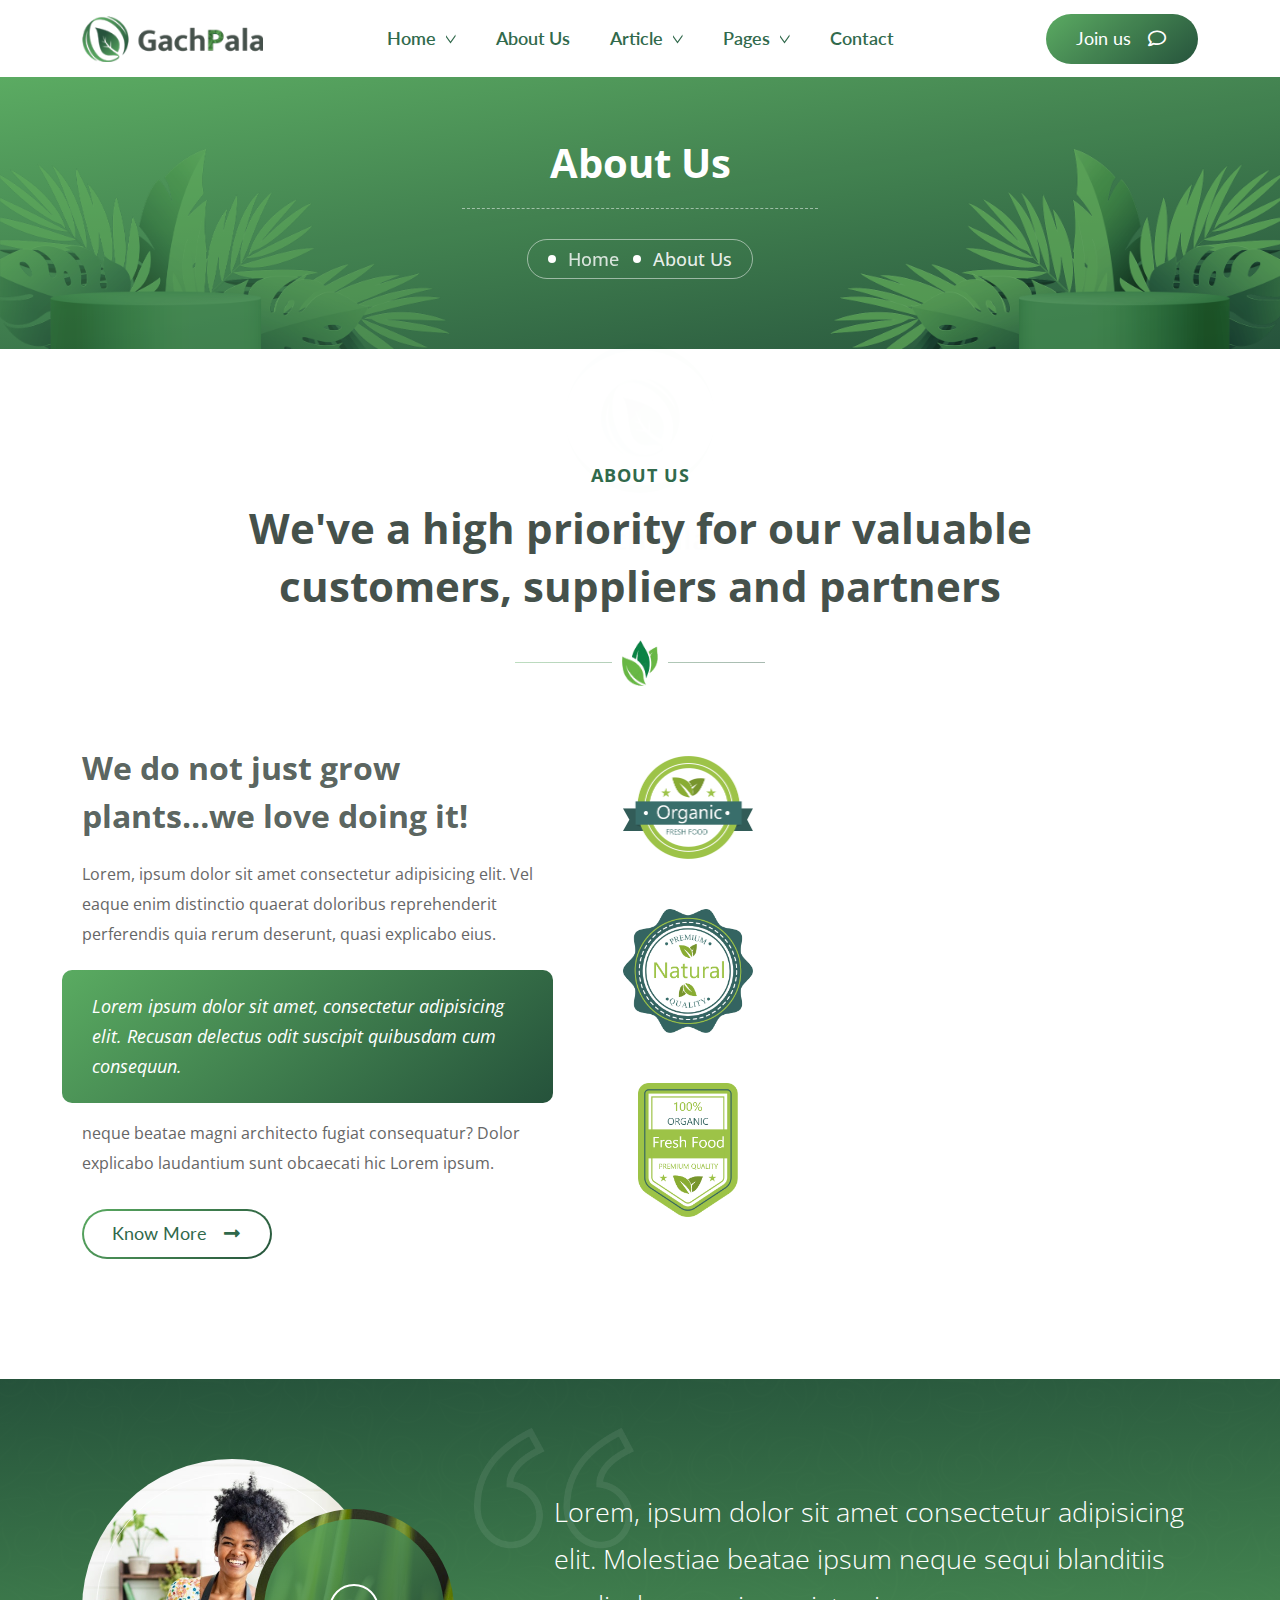
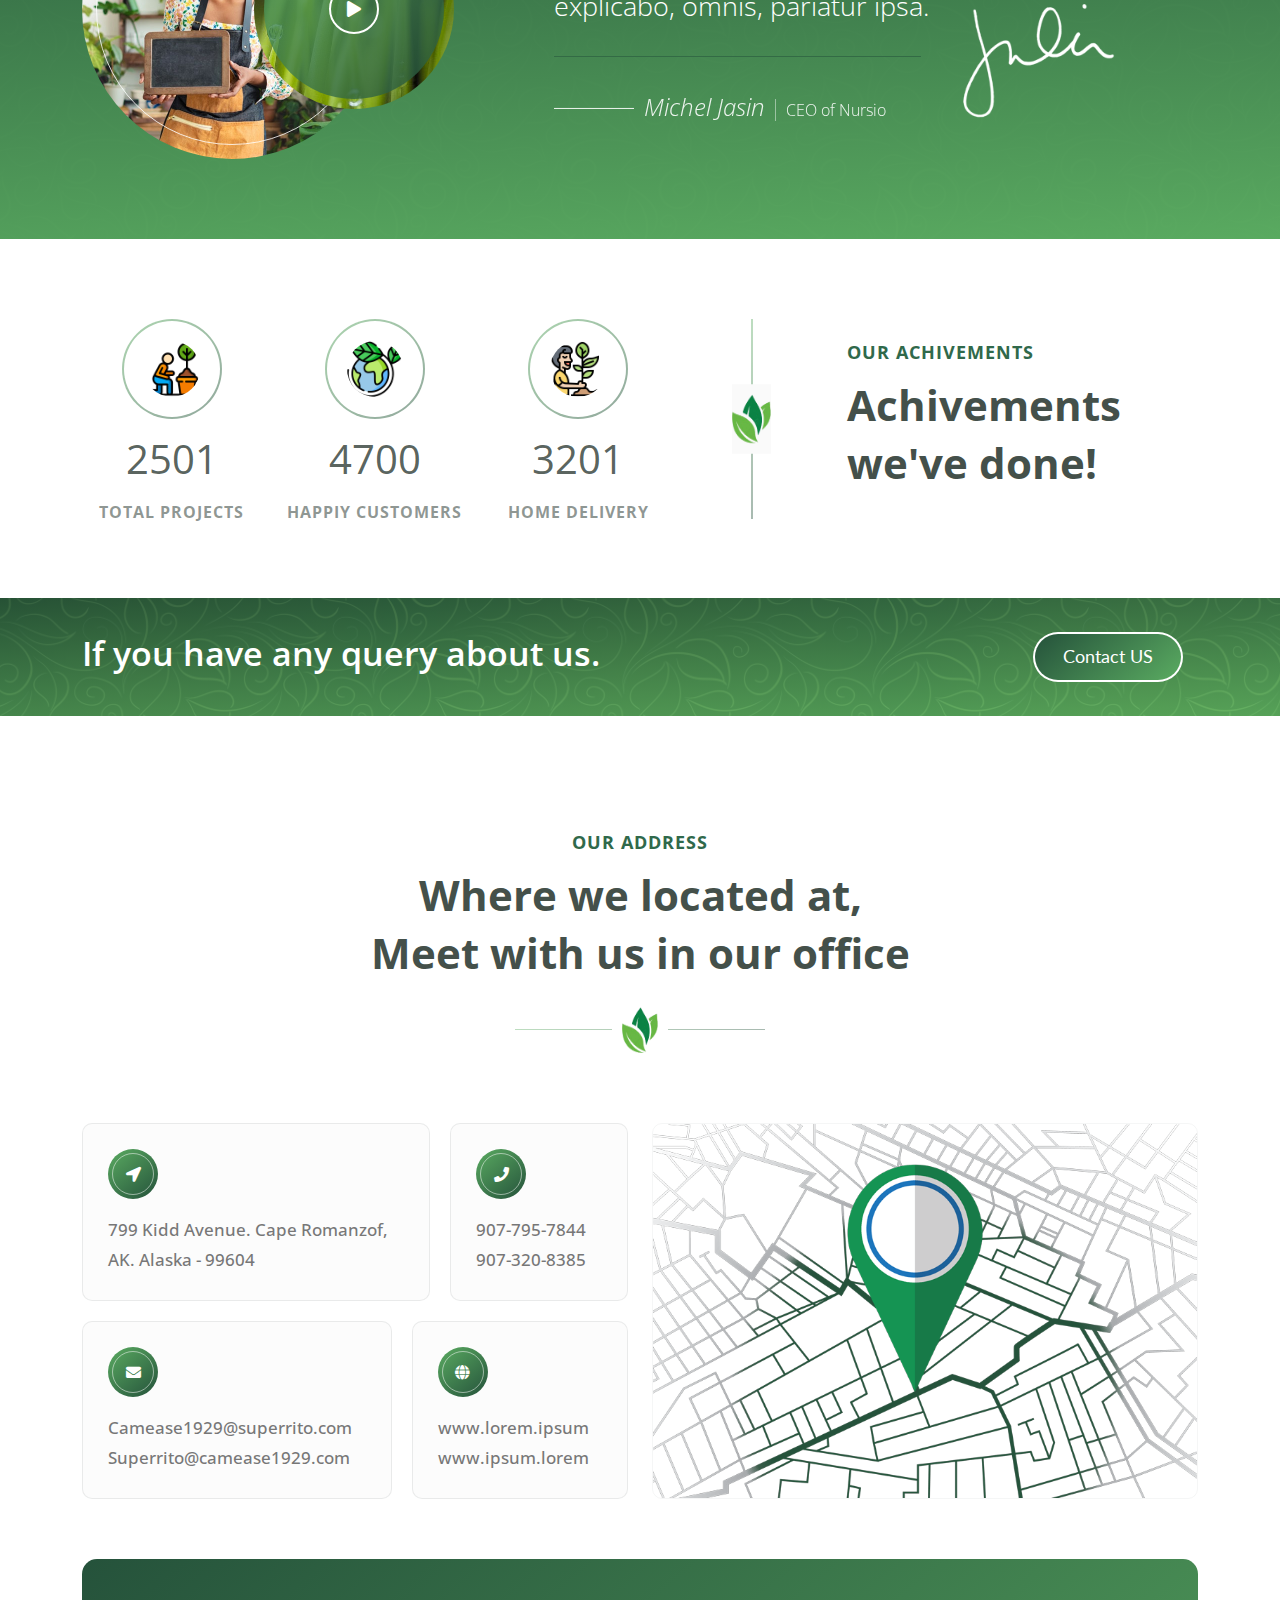
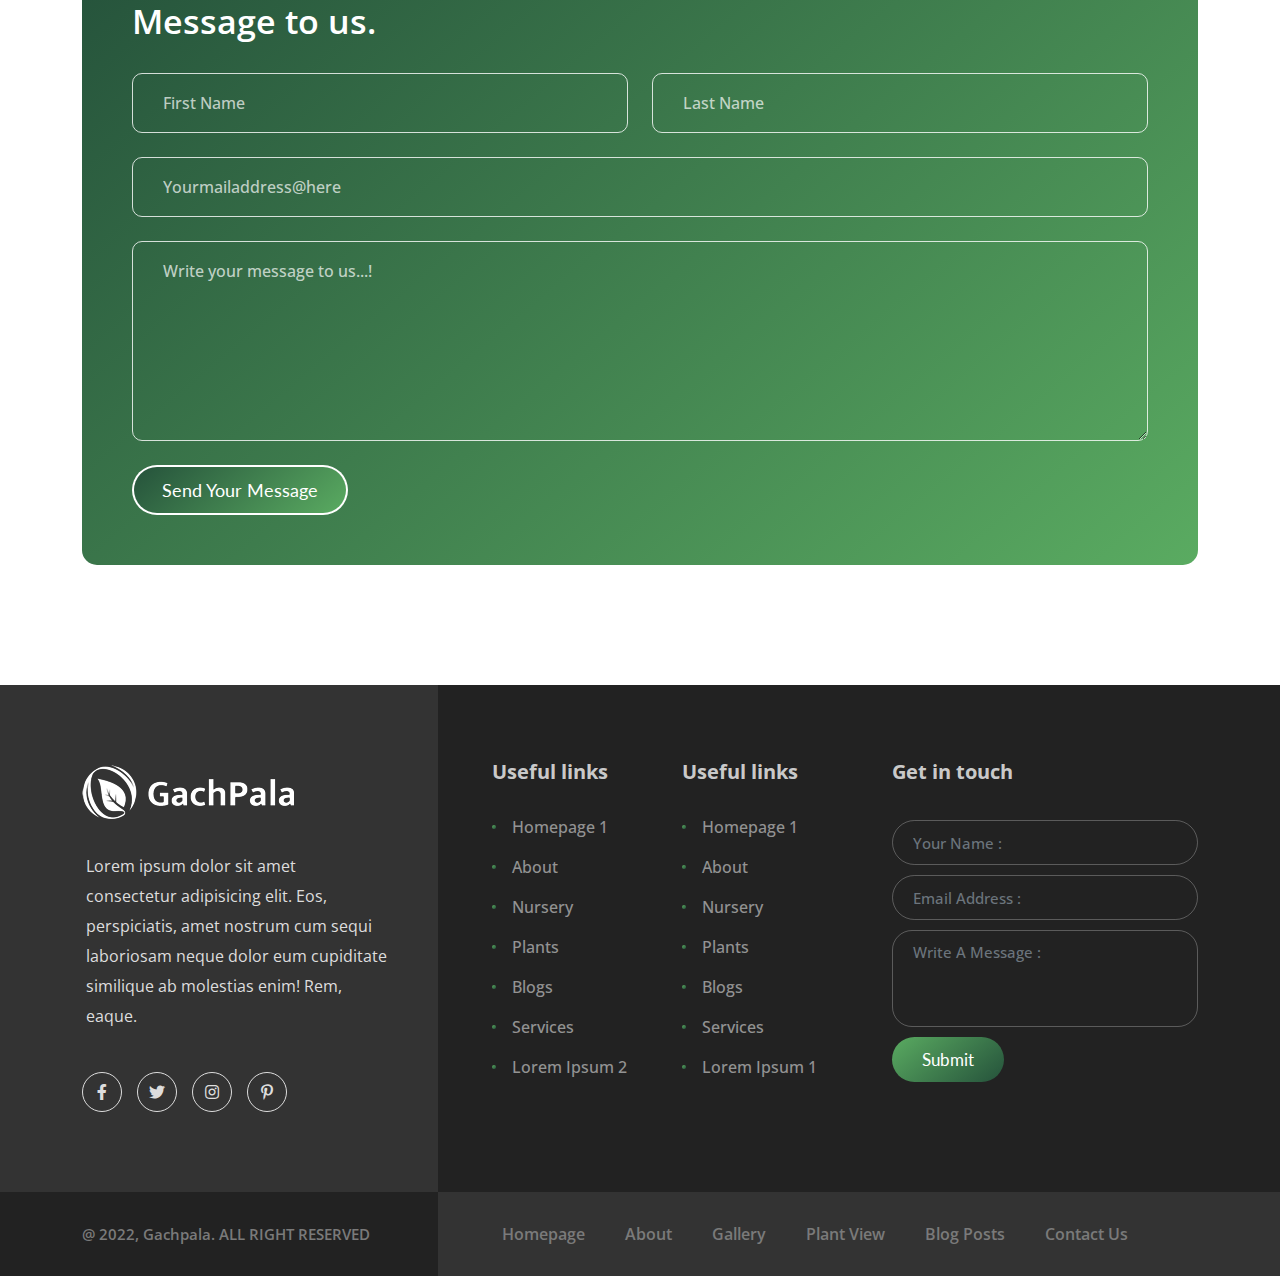
<file: about.html>
<!DOCTYPE html>
<html lang="zxx">
<head>
    <meta http-equiv="Content-Type" content="text/html; charset=UTF-8">
    <meta http-equiv="X-UA-Compatible" content="IE=edge" />
    <meta http-equiv="X-UA-Compatible" content="ie=edge">
    <meta name="viewport" content="width=device-width, initial-scale=1">
    <title>Gachpala - Natural Plants Supplier HTML Template</title>
    <!-- favicon -->
    <link rel="shortcut icon" href="favicon.ico" type="image/x-icon">
    <!-- bootstrap -->
    <link rel="stylesheet" href="assets/css/bootstrap.min.css">
    <!-- animate css -->
    <link rel="stylesheet" href="assets/css/animate.css">
    <!-- owl carosel css -->
    <link rel="stylesheet" href="assets/css/owl.carousel.min.css">
    <!-- font-awesome css -->
    <link rel="stylesheet" href="assets/css/all.css">
    <!-- modal-video css -->
    <link rel="stylesheet" href="assets/css/modal-video.min.css">
    <!-- main css -->
    <link rel="stylesheet" href="assets/css/style.css">
</head>
<body>

    <!-- preloader begin -->
    <div class="preloader">
        <div class="loader">
            <div class="loader-img">
                <img src="assets/img/preloader/preloader-icon.png" alt="" class="pr-icon">
                <img src="assets/img/preloader/preloader-text.png" alt="" class="pr-text">
            </div>
        </div>
    </div>
    <!-- preloader end -->

    <!-- header begin -->
    <div class="header header-2">
        <div class="container">
            <div class="row">
                <div class="col-xl-2 col-lg-2 d-xl-flex d-lg-flex d-block align-items-center">
                    <div class="row">
                        <div class="col-xl-12 col-lg-12 col-6">
                            <div class="logo">
                                <a href="index.html">
                                    <img src="assets/img/logo.png" alt="">
                                </a>
                            </div>
                        </div>
                        <div class="col-6 d-xl-none d-lg-none d-flex align-items-center">
                            <div class="both-elem">
                                <div class="contact-buttn contact-buttn-resp">
                                    <a href="#" class="nurs-btn">Join us <i class="far fa-comment"></i></a>
                                </div>
                                <button class="navbar-toggler" type="button" data-bs-toggle="collapse" data-bs-target="#navbarSupportedContent" aria-controls="navbarSupportedContent" aria-expanded="false" aria-label="Toggle navigation">
                                    <i class="fas fa-bars"></i>
                                </button>
                            </div>
                        </div>
                    </div>
                </div>
                <div class="col-xl-8 col-lg-8">
                    <div class="main-menu">
                        <nav class="navbar navbar-expand-lg">
                            <div class="collapse navbar-collapse" id="navbarSupportedContent">
                                <ul class="navbar-nav m-auto mb-lg-0">
                                    <li class="nav-item dropdown">
                                        <a class="nav-link dropdown-toggle" href="#" id="navbarDropdown" role="button" data-bs-toggle="dropdown" aria-expanded="false">
                                        Home
                                        </a>
                                        <ul class="dropdown-menu" aria-labelledby="navbarDropdown">
                                            <li><a class="dropdown-item" href="index.html">Homepage (1)</a></li>
                                            <li><a class="dropdown-item" href="index-2.html">Homepage (2)</a></li>
                                            <li><a class="dropdown-item" href="index-3.html">Homepage (3)</a></li>
                                        </ul>
                                    </li>
                                    <li class="nav-item">
                                        <a class="nav-link" href="about.html">About us</a>
                                    </li>
                                    <li class="nav-item dropdown">
                                        <a class="nav-link dropdown-toggle" href="#" id="article" role="button" data-bs-toggle="dropdown" aria-expanded="false">
                                        Article
                                        </a>
                                        <ul class="dropdown-menu" aria-labelledby="article">
                                            <li><a class="dropdown-item" href="blog.html">Article Right Sidebar</a></li>
                                            <li><a class="dropdown-item" href="blog-2.html">Article Left Sidebar</a></li>
                                            <li><a class="dropdown-item" href="blog-details.html">Single Article Details</a></li>
                                        </ul>
                                    </li>
                                    <li class="nav-item dropdown">
                                        <a class="nav-link dropdown-toggle" href="#" id="pages" role="button" data-bs-toggle="dropdown" aria-expanded="false">
                                        Pages
                                        </a>
                                        <ul class="dropdown-menu" aria-labelledby="pages">
                                            <li><a class="dropdown-item" href="plants-gallery.html">Plant gallery</a></li>
                                            <li><a class="dropdown-item" href="gallery-details.html">Gallery details</a></li>
                                            <li><a class="dropdown-item" href="error.html">Error 404</a></li>
                                            <li><a class="dropdown-item" href="login.html">Sign In</a></li>
                                            <li><a class="dropdown-item" href="register.html">Sign Up</a></li>
                                        </ul>
                                    </li>
                                    <li class="nav-item">
                                        <a class="nav-link" href="contact.html">Contact</a>
                                    </li>
                                </ul>
                            </div>
                        </nav>
                    </div>
                </div>
                <div class="col-xl-2 col-lg-2 d-xl-flex d-lg-flex d-block align-items-center">
                    <div class="contact-buttn">
                        <a href="contact.html" class="nurs-btn">Join us <i class="far fa-comment"></i></a>
                    </div>
                </div>
            </div>
        </div>
    </div>
    <!-- header end -->    

    <!-- breadcrumb begin -->
    <div class="breadcrumb-nursio">
        <div class="container">
            <div class="row justify-content-center">
                <div class="col-xl-4 col-lg-4 col-md-6 col-sm-6 text-center">
                    <h2 class="br-title">
                        About Us
                    </h2>
                    <div class="br-links">
                        <ul>
                            <li>
                                <a href="index.html">Home</a>
                            </li>
                            <li>
                                About Us
                            </li>
                        </ul>
                    </div>
                </div>
            </div>
        </div>
    </div>
    <!-- breadcrumb end -->

    <!-- about begin -->
    <div class="about" id="aboutUs">
        <div class="container">
            <div class="row justify-content-center">
                <div class="col-xl-10 col-lg-11">
                    <div class="section-title">
                        <span class="sub-title">About Us</span>
                        <h2 class="title">We've a high priority for our valuable customers, suppliers and partners</h2>
                    </div>
                </div>
            </div>
        </div>
        <div class="part-about">
            <div class="container">
                <div class="row justify-content-between">
                    <div class="col-xl-5 col-lg-6 col-md-8">
                        <div class="part-text">
                            <h2>We do not just grow plants…<br/>we love doing it! </h2>
                            <p>Lorem, ipsum dolor sit amet consectetur adipisicing elit. Vel eaque enim distinctio quaerat doloribus 
                                reprehenderit perferendis quia rerum deserunt, quasi explicabo eius.</p>
                            <p class="special">Lorem ipsum dolor sit amet, consectetur adipisicing elit. Recusan delectus 
                                    odit suscipit quibusdam cum consequun.</p>
                            <p> neque beatae magni architecto fugiat consequatur? Dolor explicabo laudantium sunt 
                                obcaecati hic Lorem ipsum.
                            </p>
                            <a href="about.html" class="nurs-btn-2">Know More <i class="fas fa-long-arrow-alt-right"></i></a>
                        </div>
                    </div>
                    <div class="col-xl-2 col-lg-12 col-md-3 order-xl-0 order-lg-2">
                        <div class="award-badges">
                            <ul>
                                <li>
                                    <div class="single-badge">
                                        <img src="assets/img/about/badge-1.png" alt="">
                                    </div>
                                </li>
                                <li>
                                    <div class="single-badge">
                                        <img src="assets/img/about/badge-2.png" alt="">
                                    </div>
                                </li>
                                <li>
                                    <div class="single-badge badge-3">
                                        <img src="assets/img/about/badge-3.png" alt="">
                                    </div>
                                </li>
                            </ul>
                        </div>
                    </div>
                    <div class="col-xl-4 col-lg-5 col-md-12">
                        <div class="part-img">
                            <img src="assets/img/about-img.jpg" alt="">
                            <a href="#0" data-video-id="L61p2uyiMSo" class="play-video js-video-button">
                                <i class="fas fa-play"></i>
                            </a>
                        </div>
                    </div>
                </div>
            </div>
        </div>
    </div>
    <!-- about end -->

    <!-- quotation begin -->
    <div class="part-quote">
        <div class="container">
            <div class="part-img">
                <div class="row g-0 justify-content-center">
                    <div class="col-xl-4 col-lg-5 col-md-4 col-sm-6">
                        <div class="both-img">
                            <div class="single-img">
                                <img src="assets/img/quote-img.jpg" alt="">
                            </div>
                            <div class="single-video">
                                <img src="assets/img/quote-vid.jpg" alt="">
                                <a href="#0" data-video-id="L61p2uyiMSo" class="js-video-button play-btn"><i class="fas fa-play"></i></a>
                            </div>
                        </div>
                    </div>
                    <div class="col-xl-8 col-lg-7 col-md-10 d-xl-flex d-lg-flex d-block align-items-center">
                        <div class="par-text">
                            <p>
                                <span class="quot-icon">
                                    <img src="assets/img/quotation.png" alt="">
                                </span>
                                Lorem, ipsum dolor sit amet consectetur adipisicing elit. 
                                Molestiae beatae ipsum neque sequi blanditiis explicabo, omnis, pariatur ipsa.<br/>
                                <span class="divider"></span>
                                <strong>Michel Jasin</strong>
                                <span class="signature-t"><img src="assets/img/signature.png" alt=""></span>
                            </p>
                        </div>
                    </div>
                </div>
            </div>
        </div>
    </div>
    <!-- quotation end -->

    <!-- statics begin -->
    <div class="statics statics-3">
        <div class="container">
            <div class="row justify-content-xl-between justify-content-lg-center">
                <div class="d-xl-none d-lg-block">
                    <div class="row justify-content-center">
                        <div class="col-xl-10 col-lg-10">
                            <div class="section-title">
                                <span class="sub-title">Our Achivements</span>
                                <h2 class="title">Achivements we've done!</h2>
                            </div>
                        </div>
                    </div>
                </div>
                <div class="col-xl-6 col-lg-10 col-md-12">
                    <div class="all-statics">
                        <div class="row">
                            <div class="col-xl-4 col-lg-4 col-md-4 col-sm-4 col-4">
                                <div class="single-statics">
                                    <span class="icon">
                                        <img src="assets/img/icon/statics/plant-pot.png" alt="">
                                    </span>
                                    <span class="text">
                                        <span class="number">2501</span>
                                        <span class="title">Total<br/> Projects</span>
                                    </span>
                                </div>
                            </div>
                            <div class="col-xl-4 col-lg-4 col-md-4 col-sm-4 col-4">
                                <div class="single-statics">
                                    <span class="icon">
                                        <img src="assets/img/icon/statics/planet-earth.png" alt="">
                                    </span>
                                    <span class="text">
                                        <span class="number">4700</span>
                                        <span class="title">Happiy<br/> Customers</span>
                                    </span>
                                </div>
                            </div>
                            <div class="col-xl-4 col-lg-4 col-md-4 col-sm-4 col-4">
                                <div class="single-statics">
                                    <span class="icon">
                                        <img src="assets/img/icon/statics/save-nature.png" alt="">
                                    </span>
                                    <span class="text">
                                        <span class="number">3201</span>
                                        <span class="title">Home<br/> Delivery</span>
                                    </span>
                                </div>
                            </div>
                        </div>
                    </div>
                </div>
                <div class="col-xl-5 col-lg-4 d-xl-flex d-lg-flex d-block align-items-center">
                    <div class="section-title sub">
                        <span class="sub-title">Our Achivements</span>
                        <h2 class="title">Achivements we've done!</h2>
                    </div>
                </div>
            </div>
        </div>
    </div>
    <!-- statics end -->

    <!-- cta begin -->
    <div class="cta">
        <div class="container">
            <div class="row">
                <div class="col-xl-8 col-lg-8 col-md-8">
                    <div class="part-text">
                        <h2>If you have any query about us.</h2>
                    </div>
                </div>
                <div class="col-xl-4 col-lg-4 col-md-4 d-xl-flex d-lg-flex d-block align-items-center">
                    <div class="cta-button">
                        <a href="contact.html" class="nurs-btn-3">Contact US</a>
                    </div>
                </div>
            </div>
        </div>
    </div>
    <!-- cta end -->

     <!-- contact begin -->
     <div class="contact-section">
        <div class="container">
            <div class="row justify-content-center">
                <div class="col-xl-10 col-lg-10">
                    <div class="section-title">
                        <span class="sub-title">Our address</span>
                        <h2 class="title">Where we located at,<br/> Meet with us in our office</h2>
                    </div>
                </div>
            </div>
            <div class="row">
                <div class="col-xl-6 col-lg-7">
                    <div class="single-contact-box">
                        <ul>
                            <li>
                                <span class="info-icon">
                                    <i class="fas fa-location-arrow"></i>
                                </span>
                                <span class="info-text">
                                    799 Kidd Avenue. Cape Romanzof,<br/> AK. Alaska - 99604
                                </span>
                            </li>
                            <li>
                                <span class="info-icon">
                                    <i class="fas fa-phone"></i>
                                </span>
                                <span class="info-text">
                                    907-795-7844<br/>907-320-8385
                                </span>
                            </li>
                            <li>
                                <span class="info-icon">
                                    <i class="fas fa-envelope"></i>
                                </span>
                                <span class="info-text">
                                    Camease1929@superrito.com<br/>
                                    Superrito@camease1929.com
                                </span>
                            </li>
                            <li>
                                <span class="info-icon">
                                    <i class="fas fa-globe"></i>
                                </span>
                                <span class="info-text">
                                    www.lorem.ipsum<br/>
                                    www.ipsum.lorem
                                </span>
                            </li>
                        </ul>
                    </div>
                </div>
                <div class="col-xl-6 col-lg-5">
                    <div class="contact-maps">
                        <img src="assets/img/maps.png" alt="">
                    </div>
                </div>
            </div>
            <div class="message-us-form">
                <h2 class="title">
                    Message to us.
                </h2>
                <form>
                    <div class="row">
                        <div class="col-xl-6 col-lg-6">
                            <input type="text" placeholder="First Name">
                        </div>
                        <div class="col-xl-6 col-lg-6">
                            <input type="text" placeholder="Last Name">
                        </div>
                    </div>
                    <input type="email" placeholder="Yourmailaddress@here">
                    <textarea placeholder="Write your message to us...!"></textarea>
                    <button type="submit" class="nurs-btn-3">Send Your Message</button>
                </form>
            </div>
        </div>
    </div>
    <!-- contact end -->

    <!-- footer begin -->
    <div class="footer">
        <div class="footer-top">
            <div class="container">
                <div class="row">
                    <div class="col-xl-4 col-lg-5 col-md-4">
                        <div class="part-about">
                            <a href="index.html" class="footer-logo">
                                <img src="assets/img/logo1.png" alt="">
                            </a>
                            <p>Lorem ipsum dolor sit amet consectetur adipisicing elit. Eos, perspiciatis, amet nostrum cum sequi laboriosam neque dolor eum cupiditate similique ab molestias enim! Rem, eaque.</p>
                            <div class="part-social">
                                <ul>
                                    <li>
                                        <a href="#0" class="single-social">
                                            <i class="fab fa-facebook-f"></i>
                                        </a>
                                    </li>
                                    <li>
                                        <a href="#0" class="single-social">
                                            <i class="fab fa-twitter"></i>
                                        </a>
                                    </li>
                                    <li>
                                        <a href="#0" class="single-social">
                                            <i class="fab fa-instagram"></i>
                                        </a>
                                    </li>
                                    <li>
                                        <a href="#0" class="single-social">
                                            <i class="fab fa-pinterest-p"></i>
                                        </a>
                                    </li>
                                </ul>
                            </div>
                        </div>
                    </div>
                    <div class="col-xl-2 col-lg-3 col-md-4 col-sm-6">
                        <div class="usefull-link">
                            <h3 class="title">
                                Useful links
                            </h3>
                            <ul>
                                <li>
                                    <a href="#0">
                                        Homepage 1
                                    </a>
                                </li>
                                <li>
                                    <a href="#0">
                                        About
                                    </a>
                                </li> 
                                <li>
                                    <a href="#0">
                                        Nursery
                                    </a>
                                </li>
                                <li>
                                    <a href="#0">
                                        Plants
                                    </a>
                                </li>
                                <li>
                                    <a href="#0">
                                        Blogs
                                    </a>
                                </li>
                                <li>
                                    <a href="#0">
                                        Services
                                    </a>
                                </li>
                                <li>
                                    <a href="#0">
                                        lorem ipsum 2
                                    </a>
                                </li>
                            </ul>
                        </div>
                    </div>
                    <div class="col-xl-2 col-lg-4 col-md-4 col-sm-6">
                        <div class="usefull-link ul-2">
                            <h3 class="title">
                                Useful links
                            </h3>
                            <ul>
                                <li>
                                    <a href="#0">
                                        Homepage 1
                                    </a>
                                </li>
                                <li>
                                    <a href="#0">
                                        About
                                    </a>
                                </li> 
                                <li>
                                    <a href="#0">
                                        Nursery
                                    </a>
                                </li>
                                <li>
                                    <a href="#0">
                                        Plants
                                    </a>
                                </li>
                                <li>
                                    <a href="#0">
                                        Blogs
                                    </a>
                                </li>
                                <li>
                                    <a href="#0">
                                        Services
                                    </a>
                                </li>
                                <li>
                                    <a href="#0">
                                        Lorem ipsum 1
                                    </a>
                                </li>
                            </ul>
                        </div>
                    </div>
                    <div class="col-xl-4 col-lg-12">
                        <div class="contact-form">
                            <h3 class="title">Get in touch</h3>
                            <form>
                                <div>
                                    <input type="text" class="form-control" id="exampleFormControlInput2" placeholder="Your Name :">
                                </div>
                                <div>
                                    <input type="email" class="form-control" id="exampleFormControlInput1" placeholder="Email Address :">
                                </div>
                                <div>
                                    <textarea class="form-control" id="exampleFormControlTextarea1" rows="3" placeholder="Write A Message :"></textarea>
                                </div>
                                <button class="nurs-btn nurs-btn-small">Submit</button>
                            </form>
                        </div>
                    </div>
                </div>
            </div>
        </div>
        <div class="footer-bottom" id="footerSec">
            <div class="container">
                <div class="row">
                    <div class="col-xl-4 col-lg-12">
                        <p>@ 2022, Gachpala. ALL RIGHT RESERVED</p>
                    </div>
                    <div class="col-xl-8 col-lg-12">
                        <div class="footer-menu">
                            <ul>
                                <li>
                                    <a href="index-2.html">homepage</a>
                                </li>
                                <li>
                                    <a href="about.html">about</a>
                                </li>
                                <li>
                                    <a href="plants-gallery.html">gallery</a>
                                </li>
                                <li>
                                    <a href="gallery-details.html">plant view</a>
                                </li>
                                <li>
                                    <a href="blog.html">blog posts</a>
                                </li>
                                <li>
                                    <a href="contact.html">Contact Us</a>
                                </li>
                            </ul>
                        </div>
                    </div>
                </div>
            </div>
        </div>
    </div>
    <!-- footer end -->

    <!-- back to button begin -->
    <div class="back-to-top-btn">
        <a href="#">
            <img src="assets/img/icon/arrow.svg" alt="">
        </a>
    </div>
    <!-- back to top button end -->

    <!-- jQuery js -->
    <script src="assets/js/jquery-3.6.0.min.js"></script>
    <!-- bootstrap -->
    <script src="assets/js/bootstrap.bundle.min.js"></script>
    
    <!-- owl carosel js -->
    <script src="assets/js/owl.carousel.min.js"></script>
    <!-- modal-video js -->
    <script src="assets/js/jquery-modal-video.min.js"></script>
    <!-- main js -->
    <script src="assets/js/main.js"></script>
    <!-- additional script for per page -->
    <script src="assets/js/owl-carousel-active.js"></script>
    <script src="assets/js/modal-video-active.js"></script>
    <script src="assets/js/about-animation.js"></script>
</body>
</html>
</file>
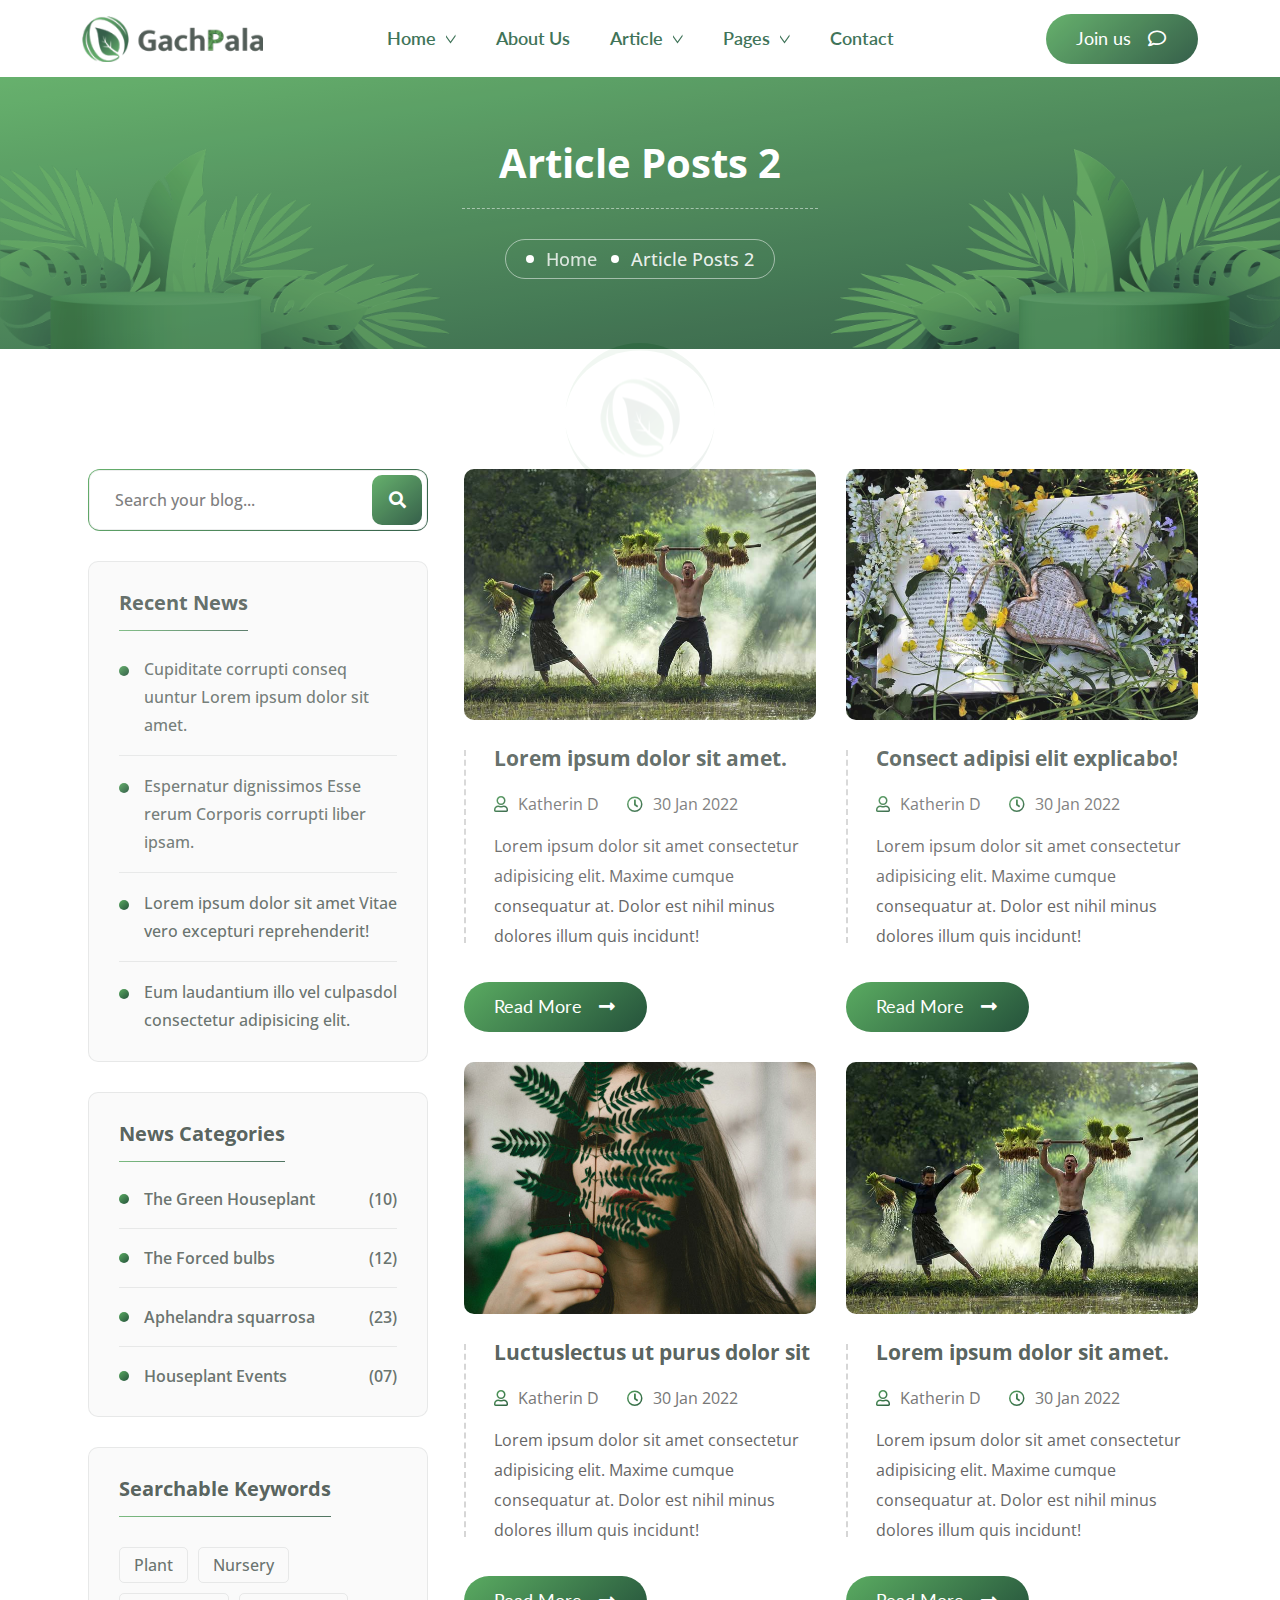
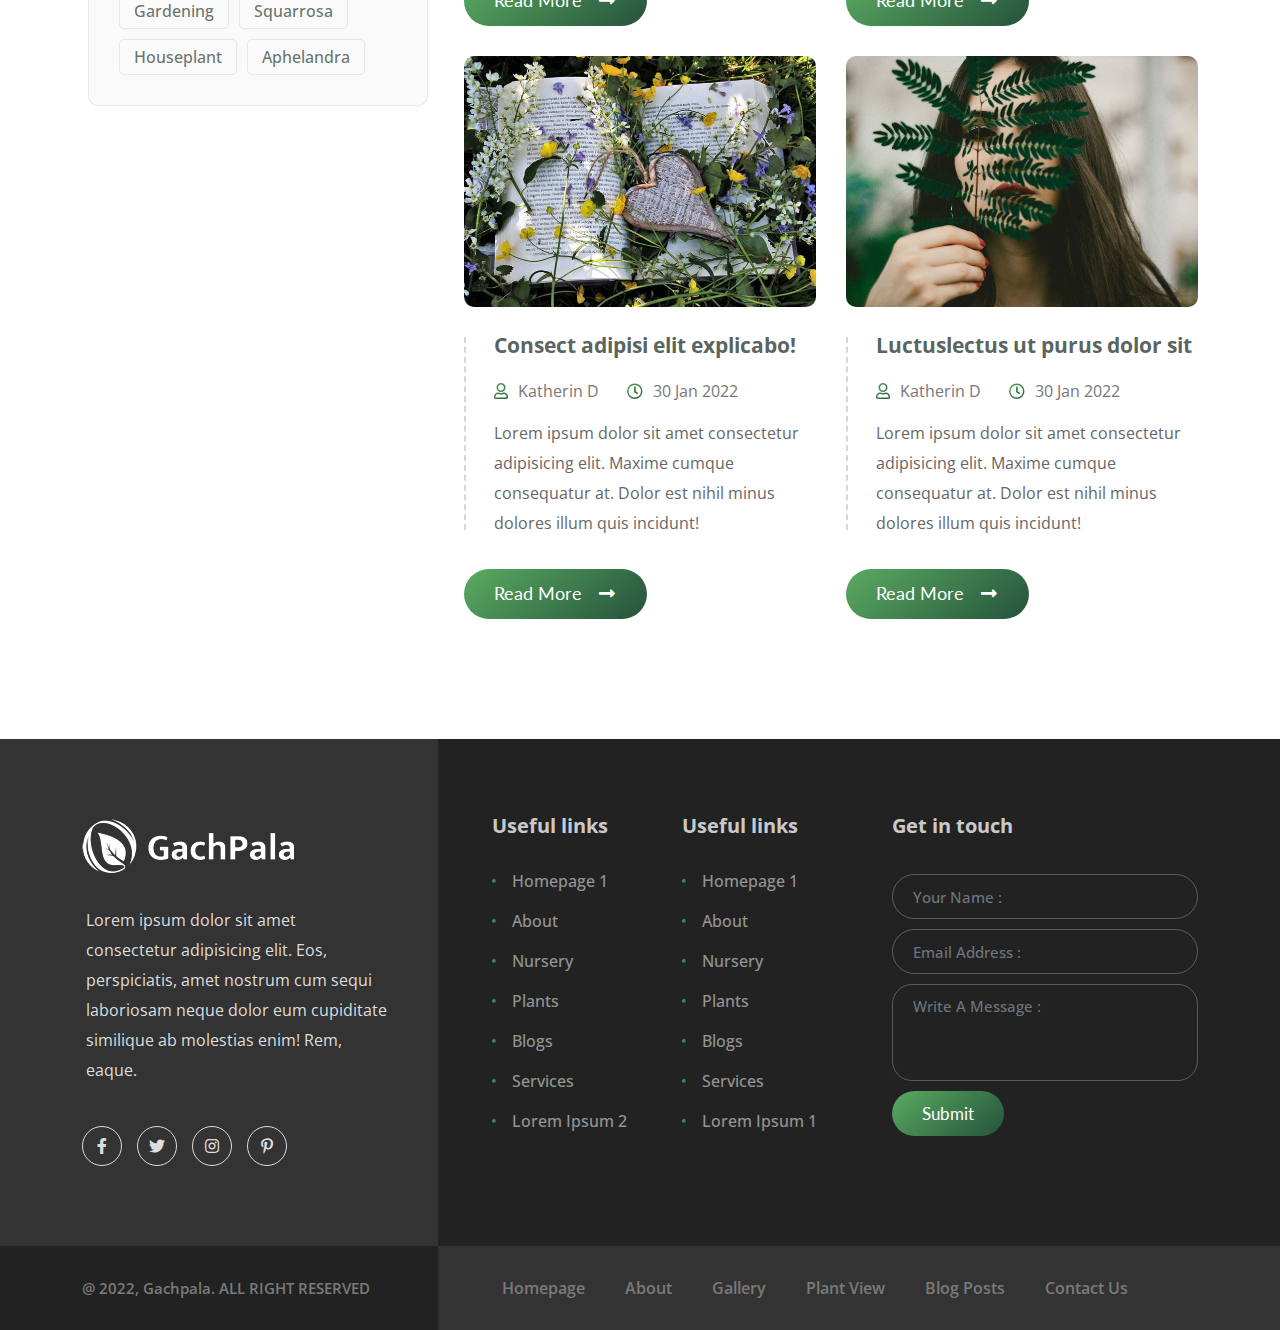
<file: blog-2.html>
<!DOCTYPE html>
<html lang="zxx">
<head>
    <meta http-equiv="Content-Type" content="text/html; charset=UTF-8">
    <meta http-equiv="X-UA-Compatible" content="IE=edge" />
    <meta http-equiv="X-UA-Compatible" content="ie=edge">
    <meta name="viewport" content="width=device-width, initial-scale=1">
    <title>Gachpala - Natural Plants Supplier HTML Template</title>
    <!-- favicon -->
    <link rel="shortcut icon" href="favicon.ico" type="image/x-icon">
    <!-- bootstrap -->
    <link rel="stylesheet" href="assets/css/bootstrap.min.css">
    <!-- animate css -->
    <link rel="stylesheet" href="assets/css/animate.css">
    <!-- font-awesome css -->
    <link rel="stylesheet" href="assets/css/all.css">
    <!-- main css -->
    <link rel="stylesheet" href="assets/css/style.css">
</head>
<body>

    <!-- preloader begin -->
    <div class="preloader">
        <div class="loader">
            <div class="loader-img">
                <img src="assets/img/preloader/preloader-icon.png" alt="" class="pr-icon">
                <img src="assets/img/preloader/preloader-text.png" alt="" class="pr-text">
            </div>
        </div>
    </div>
    <!-- preloader end -->

    <!-- header begin -->
    <div class="header header-2">
        <div class="container">
            <div class="row">
                <div class="col-xl-2 col-lg-2 d-xl-flex d-lg-flex d-block align-items-center">
                    <div class="row">
                        <div class="col-xl-12 col-lg-12 col-6">
                            <div class="logo">
                                <a href="index.html">
                                    <img src="assets/img/logo.png" alt="">
                                </a>
                            </div>
                        </div>
                        <div class="col-6 d-xl-none d-lg-none d-flex align-items-center">
                            <div class="both-elem">
                                <div class="contact-buttn contact-buttn-resp">
                                    <a href="#" class="nurs-btn">Join us <i class="far fa-comment"></i></a>
                                </div>
                                <button class="navbar-toggler" type="button" data-bs-toggle="collapse" data-bs-target="#navbarSupportedContent" aria-controls="navbarSupportedContent" aria-expanded="false" aria-label="Toggle navigation">
                                    <i class="fas fa-bars"></i>
                                </button>
                            </div>
                        </div>
                    </div>
                </div>
                <div class="col-xl-8 col-lg-8">
                    <div class="main-menu">
                        <nav class="navbar navbar-expand-lg">
                            <div class="collapse navbar-collapse" id="navbarSupportedContent">
                                <ul class="navbar-nav m-auto mb-lg-0">
                                    <li class="nav-item dropdown">
                                        <a class="nav-link dropdown-toggle" href="#" id="navbarDropdown" role="button" data-bs-toggle="dropdown" aria-expanded="false">
                                        Home
                                        </a>
                                        <ul class="dropdown-menu" aria-labelledby="navbarDropdown">
                                            <li><a class="dropdown-item" href="index.html">Homepage (1)</a></li>
                                            <li><a class="dropdown-item" href="index-2.html">Homepage (2)</a></li>
                                            <li><a class="dropdown-item" href="index-3.html">Homepage (3)</a></li>
                                        </ul>
                                    </li>
                                    <li class="nav-item">
                                        <a class="nav-link" href="about.html">About us</a>
                                    </li>
                                    <li class="nav-item dropdown">
                                        <a class="nav-link dropdown-toggle" href="#" id="article" role="button" data-bs-toggle="dropdown" aria-expanded="false">
                                        Article
                                        </a>
                                        <ul class="dropdown-menu" aria-labelledby="article">
                                            <li><a class="dropdown-item" href="blog.html">Article Right Sidebar</a></li>
                                            <li><a class="dropdown-item" href="blog-2.html">Article Left Sidebar</a></li>
                                            <li><a class="dropdown-item" href="blog-details.html">Single Article Details</a></li>
                                        </ul>
                                    </li>
                                    <li class="nav-item dropdown">
                                        <a class="nav-link dropdown-toggle" href="#" id="pages" role="button" data-bs-toggle="dropdown" aria-expanded="false">
                                        Pages
                                        </a>
                                        <ul class="dropdown-menu" aria-labelledby="pages">
                                            <li><a class="dropdown-item" href="plants-gallery.html">Plant gallery</a></li>
                                            <li><a class="dropdown-item" href="gallery-details.html">Gallery details</a></li>
                                            <li><a class="dropdown-item" href="error.html">Error 404</a></li>
                                            <li><a class="dropdown-item" href="login.html">Sign In</a></li>
                                            <li><a class="dropdown-item" href="register.html">Sign Up</a></li>
                                        </ul>
                                    </li>
                                    <li class="nav-item">
                                        <a class="nav-link" href="contact.html">Contact</a>
                                    </li>
                                </ul>
                            </div>
                        </nav>
                    </div>
                </div>
                <div class="col-xl-2 col-lg-2 d-xl-flex d-lg-flex d-block align-items-center">
                    <div class="contact-buttn">
                        <a href="contact.html" class="nurs-btn">Join us <i class="far fa-comment"></i></a>
                    </div>
                </div>
            </div>
        </div>
    </div>
    <!-- header end -->    

    <!-- breadcrumb begin -->
    <div class="breadcrumb-nursio">
        <div class="container">
            <div class="row justify-content-center">
                <div class="col-xl-4 col-lg-4 col-md-6 col-sm-6 text-center">
                    <h2 class="br-title">
                        Article posts 2
                    </h2>
                    <div class="br-links">
                        <ul>
                            <li>
                                <a href="index.html">Home</a>
                            </li>
                            <li>
                                Article Posts 2
                            </li>
                        </ul>
                    </div>
                </div>
            </div>
        </div>
    </div>
    <!-- breadcrumb end -->
    
    <!-- blog begin -->
    <div class="blog">
        <div class="container">
            <div class="row custom-gutter">
                <div class="col-xl-4 col-lg-4 order-lg-0 order-2">
                    <div class="blog-sidebar">
                        <div class="row">
                            <div class="col-xl-12 col-lg-12 col-md-6">
                                <div class="row">
                                    <div class="col-md-12">
                                        <div class="search-box">
                                            <form>
                                                <input type="text" placeholder="Search your blog...">
                                                <button class="src-bt">
                                                    <i class="fas fa-search"></i>
                                                </button>
                                            </form>
                                        </div>
                                        <div class="single-elem recent-nws">
                                            <h3 class="title-sidebar">
                                                Recent News
                                            </h3>
                                            <ul>
                                                <li>
                                                    <a href="blog-details.html">Cupiditate corrupti conseq uuntur Lorem ipsum dolor sit amet.</a>
                                                </li>
                                                <li>
                                                    <a href="blog-details.html">Espernatur dignissimos Esse rerum Corporis corrupti liber ipsam.</a>
                                                </li>
                                                <li>
                                                    <a href="blog-details.html">Lorem ipsum dolor sit amet Vitae vero excepturi reprehenderit!</a>
                                                </li>
                                                <li>
                                                    <a href="blog-details.html">Eum laudantium illo vel culpasdol consectetur adipisicing elit.</a>
                                                </li>
                                            </ul>
                                        </div>
                                    </div>
                                </div>
                            </div>
                            <div class="col-xl-12 col-lg-12 col-md-6">
                                <div class="row">
                                    <div class="col-md-12">
                                        <div class="single-elem catgr">
                                            <h3 class="title-sidebar">
                                                News Categories
                                            </h3>
                                            <ul>
                                                <li>
                                                    <a href="#0">The Green Houseplant <span class="number">(10)</span></a>
                                                </li>
                                                <li>
                                                    <a href="#0">The Forced bulbs <span class="number">(12)</span></a>
                                                </li>
                                                <li>
                                                    <a href="#0">Aphelandra squarrosa <span class="number">(23)</span></a>
                                                </li>
                                                <li>
                                                    <a href="#0">Houseplant Events <span class="number">(07)</span></a>
                                                </li>
                                            </ul>
                                        </div>
                                    </div>
                                    <div class="col-md-12">
                                        <div class="single-elem tags">
                                            <h3 class="title-sidebar">
                                                Searchable Keywords
                                            </h3>
                                            <ul>
                                                <li>
                                                    <a href="#0">plant</a>
                                                </li>
                                                <li>
                                                    <a href="#0">Nursery</a>
                                                </li>
                                                <li>
                                                    <a href="#0">gardening</a>
                                                </li>
                                                <li>
                                                    <a href="#0">squarrosa</a>
                                                </li>
                                                <li>
                                                    <a href="#0">Houseplant</a>
                                                </li>
                                                <li>
                                                    <a href="#0">Aphelandra</a>
                                                </li>
                                            </ul>
                                        </div>
                                    </div>
                                </div>
                            </div>
                        </div>
                    </div>
                </div>
                <div class="col-xl-8 col-lg-8">
                    <div class="row custom-gutter">
                        <div class="col-xl-6 col-lg-6 col-md-6">
                            <div class="single-blog">
                                <div class="part-img">
                                    <img src="assets/img/blog/blog-1.jpg" alt="">
                                </div>
                                <div class="part-text">
                                    <h4 class="title">Lorem ipsum dolor sit amet.</h4>
                                    <div class="blog-stats">
                                        <ul>
                                            <li>
                                                <span class="sts-icon"><i class="far fa-user"></i></span>
                                                <span class="sts-txt">Katherin D</span>
                                            </li>
                                            <li>
                                                <span class="sts-icon"><i class="far fa-clock"></i></span>
                                                <span class="sts-txt">30 Jan 2022</span>
                                            </li>
                                        </ul>
                                    </div>
                                    <p>Lorem ipsum dolor sit amet consectetur adipisicing elit. Maxime cumque consequatur at. Dolor est nihil minus dolores illum quis incidunt!</p>
                                </div>
                                <a href="blog-details.html" class="nurs-btn">Read More <i class="fas fa-long-arrow-alt-right"></i></a>
                            </div>
                        </div>
                        <div class="col-xl-6 col-lg-6 col-md-6">
                            <div class="single-blog">
                                <div class="part-img">
                                    <img src="assets/img/blog/blog-2.jpg" alt="">
                                </div>
                                <div class="part-text">
                                    <h4 class="title">Consect adipisi elit explicabo!</h4>
                                    <div class="blog-stats">
                                        <ul>
                                            <li>
                                                <span class="sts-icon"><i class="far fa-user"></i></span>
                                                <span class="sts-txt">Katherin D</span>
                                            </li>
                                            <li>
                                                <span class="sts-icon"><i class="far fa-clock"></i></span>
                                                <span class="sts-txt">30 Jan 2022</span>
                                            </li>
                                        </ul>
                                    </div>
                                    <p>Lorem ipsum dolor sit amet consectetur adipisicing elit. Maxime cumque consequatur at. Dolor est nihil minus dolores illum quis incidunt!</p>
                                </div>
                                <a href="blog-details.html" class="nurs-btn">Read More <i class="fas fa-long-arrow-alt-right"></i></a>
                            </div>
                        </div>
                        <div class="col-xl-6 col-lg-6 col-md-6">
                            <div class="single-blog">
                                <div class="part-img">
                                    <img src="assets/img/blog/blog-3.jpg" alt="">
                                </div>
                                <div class="part-text">
                                    <h4 class="title">Luctuslectus ut purus dolor sit</h4>
                                    <div class="blog-stats">
                                        <ul>
                                            <li>
                                                <span class="sts-icon"><i class="far fa-user"></i></span>
                                                <span class="sts-txt">Katherin D</span>
                                            </li>
                                            <li>
                                                <span class="sts-icon"><i class="far fa-clock"></i></span>
                                                <span class="sts-txt">30 Jan 2022</span>
                                            </li>
                                        </ul>
                                    </div>
                                    <p>Lorem ipsum dolor sit amet consectetur adipisicing elit. Maxime cumque consequatur at. Dolor est nihil minus dolores illum quis incidunt!</p>
                                </div>
                                <a href="blog-details.html" class="nurs-btn">Read More <i class="fas fa-long-arrow-alt-right"></i></a>
                            </div>
                        </div>
                        <div class="col-xl-6 col-lg-6 col-md-6">
                            <div class="single-blog">
                                <div class="part-img">
                                    <img src="assets/img/blog/blog-1.jpg" alt="">
                                </div>
                                <div class="part-text">
                                    <h4 class="title">Lorem ipsum dolor sit amet.</h4>
                                    <div class="blog-stats">
                                        <ul>
                                            <li>
                                                <span class="sts-icon"><i class="far fa-user"></i></span>
                                                <span class="sts-txt">Katherin D</span>
                                            </li>
                                            <li>
                                                <span class="sts-icon"><i class="far fa-clock"></i></span>
                                                <span class="sts-txt">30 Jan 2022</span>
                                            </li>
                                        </ul>
                                    </div>
                                    <p>Lorem ipsum dolor sit amet consectetur adipisicing elit. Maxime cumque consequatur at. Dolor est nihil minus dolores illum quis incidunt!</p>
                                </div>
                                <a href="blog-details.html" class="nurs-btn">Read More <i class="fas fa-long-arrow-alt-right"></i></a>
                            </div>
                        </div>
                        <div class="col-xl-6 col-lg-6 col-md-6">
                            <div class="single-blog">
                                <div class="part-img">
                                    <img src="assets/img/blog/blog-2.jpg" alt="">
                                </div>
                                <div class="part-text">
                                    <h4 class="title">Consect adipisi elit explicabo!</h4>
                                    <div class="blog-stats">
                                        <ul>
                                            <li>
                                                <span class="sts-icon"><i class="far fa-user"></i></span>
                                                <span class="sts-txt">Katherin D</span>
                                            </li>
                                            <li>
                                                <span class="sts-icon"><i class="far fa-clock"></i></span>
                                                <span class="sts-txt">30 Jan 2022</span>
                                            </li>
                                        </ul>
                                    </div>
                                    <p>Lorem ipsum dolor sit amet consectetur adipisicing elit. Maxime cumque consequatur at. Dolor est nihil minus dolores illum quis incidunt!</p>
                                </div>
                                <a href="blog-details.html" class="nurs-btn">Read More <i class="fas fa-long-arrow-alt-right"></i></a>
                            </div>
                        </div>
                        <div class="col-xl-6 col-lg-6 col-md-6">
                            <div class="single-blog">
                                <div class="part-img">
                                    <img src="assets/img/blog/blog-3.jpg" alt="">
                                </div>
                                <div class="part-text">
                                    <h4 class="title">Luctuslectus ut purus dolor sit</h4>
                                    <div class="blog-stats">
                                        <ul>
                                            <li>
                                                <span class="sts-icon"><i class="far fa-user"></i></span>
                                                <span class="sts-txt">Katherin D</span>
                                            </li>
                                            <li>
                                                <span class="sts-icon"><i class="far fa-clock"></i></span>
                                                <span class="sts-txt">30 Jan 2022</span>
                                            </li>
                                        </ul>
                                    </div>
                                    <p>Lorem ipsum dolor sit amet consectetur adipisicing elit. Maxime cumque consequatur at. Dolor est nihil minus dolores illum quis incidunt!</p>
                                </div>
                                <a href="blog-details.html" class="nurs-btn">Read More <i class="fas fa-long-arrow-alt-right"></i></a>
                            </div>
                        </div>
                    </div>
                </div>
            </div>
        </div>
    </div>
    <!-- blog end -->
    
    <!-- footer begin -->
    <div class="footer">
        <div class="footer-top">
            <div class="container">
                <div class="row">
                    <div class="col-xl-4 col-lg-5 col-md-4">
                        <div class="part-about">
                            <a href="index.html" class="footer-logo">
                                <img src="assets/img/logo1.png" alt="">
                            </a>
                            <p>Lorem ipsum dolor sit amet consectetur adipisicing elit. Eos, perspiciatis, amet nostrum cum sequi laboriosam neque dolor eum cupiditate similique ab molestias enim! Rem, eaque.</p>
                            <div class="part-social">
                                <ul>
                                    <li>
                                        <a href="#0" class="single-social">
                                            <i class="fab fa-facebook-f"></i>
                                        </a>
                                    </li>
                                    <li>
                                        <a href="#0" class="single-social">
                                            <i class="fab fa-twitter"></i>
                                        </a>
                                    </li>
                                    <li>
                                        <a href="#0" class="single-social">
                                            <i class="fab fa-instagram"></i>
                                        </a>
                                    </li>
                                    <li>
                                        <a href="#0" class="single-social">
                                            <i class="fab fa-pinterest-p"></i>
                                        </a>
                                    </li>
                                </ul>
                            </div>
                        </div>
                    </div>
                    <div class="col-xl-2 col-lg-3 col-md-4 col-sm-6">
                        <div class="usefull-link">
                            <h3 class="title">
                                Useful links
                            </h3>
                            <ul>
                                <li>
                                    <a href="#0">
                                        Homepage 1
                                    </a>
                                </li>
                                <li>
                                    <a href="#0">
                                        About
                                    </a>
                                </li> 
                                <li>
                                    <a href="#0">
                                        Nursery
                                    </a>
                                </li>
                                <li>
                                    <a href="#0">
                                        Plants
                                    </a>
                                </li>
                                <li>
                                    <a href="#0">
                                        Blogs
                                    </a>
                                </li>
                                <li>
                                    <a href="#0">
                                        Services
                                    </a>
                                </li>
                                <li>
                                    <a href="#0">
                                        lorem ipsum 2
                                    </a>
                                </li>
                            </ul>
                        </div>
                    </div>
                    <div class="col-xl-2 col-lg-4 col-md-4 col-sm-6">
                        <div class="usefull-link ul-2">
                            <h3 class="title">
                                Useful links
                            </h3>
                            <ul>
                                <li>
                                    <a href="#0">
                                        Homepage 1
                                    </a>
                                </li>
                                <li>
                                    <a href="#0">
                                        About
                                    </a>
                                </li> 
                                <li>
                                    <a href="#0">
                                        Nursery
                                    </a>
                                </li>
                                <li>
                                    <a href="#0">
                                        Plants
                                    </a>
                                </li>
                                <li>
                                    <a href="#0">
                                        Blogs
                                    </a>
                                </li>
                                <li>
                                    <a href="#0">
                                        Services
                                    </a>
                                </li>
                                <li>
                                    <a href="#0">
                                        Lorem ipsum 1
                                    </a>
                                </li>
                            </ul>
                        </div>
                    </div>
                    <div class="col-xl-4 col-lg-12">
                        <div class="contact-form">
                            <h3 class="title">Get in touch</h3>
                            <form>
                                <div>
                                    <input type="text" class="form-control" id="exampleFormControlInput2" placeholder="Your Name :">
                                </div>
                                <div>
                                    <input type="email" class="form-control" id="exampleFormControlInput1" placeholder="Email Address :">
                                </div>
                                <div>
                                    <textarea class="form-control" id="exampleFormControlTextarea1" rows="3" placeholder="Write A Message :"></textarea>
                                </div>
                                <button class="nurs-btn nurs-btn-small">Submit</button>
                            </form>
                        </div>
                    </div>
                </div>
            </div>
        </div>
        <div class="footer-bottom" id="footerSec">
            <div class="container">
                <div class="row">
                    <div class="col-xl-4 col-lg-12">
                        <p>@ 2022, Gachpala. ALL RIGHT RESERVED</p>
                    </div>
                    <div class="col-xl-8 col-lg-12">
                        <div class="footer-menu">
                            <ul>
                                <li>
                                    <a href="index-2.html">homepage</a>
                                </li>
                                <li>
                                    <a href="about.html">about</a>
                                </li>
                                <li>
                                    <a href="plants-gallery.html">gallery</a>
                                </li>
                                <li>
                                    <a href="gallery-details.html">plant view</a>
                                </li>
                                <li>
                                    <a href="blog.html">blog posts</a>
                                </li>
                                <li>
                                    <a href="contact.html">Contact Us</a>
                                </li>
                            </ul>
                        </div>
                    </div>
                </div>
            </div>
        </div>
    </div>
    <!-- footer end -->

    <!-- back to button begin -->
    <div class="back-to-top-btn">
        <a href="#">
            <img src="assets/img/icon/arrow.svg" alt="">
        </a>
    </div>
    <!-- back to top button end -->

    <!-- jQuery js -->
    <script src="assets/js/jquery-3.6.0.min.js"></script>
    <!-- bootstrap -->
    <script src="assets/js/bootstrap.bundle.min.js"></script>
    <!-- main js -->
    <script src="assets/js/main.js"></script>
</body>
</html>
</file>
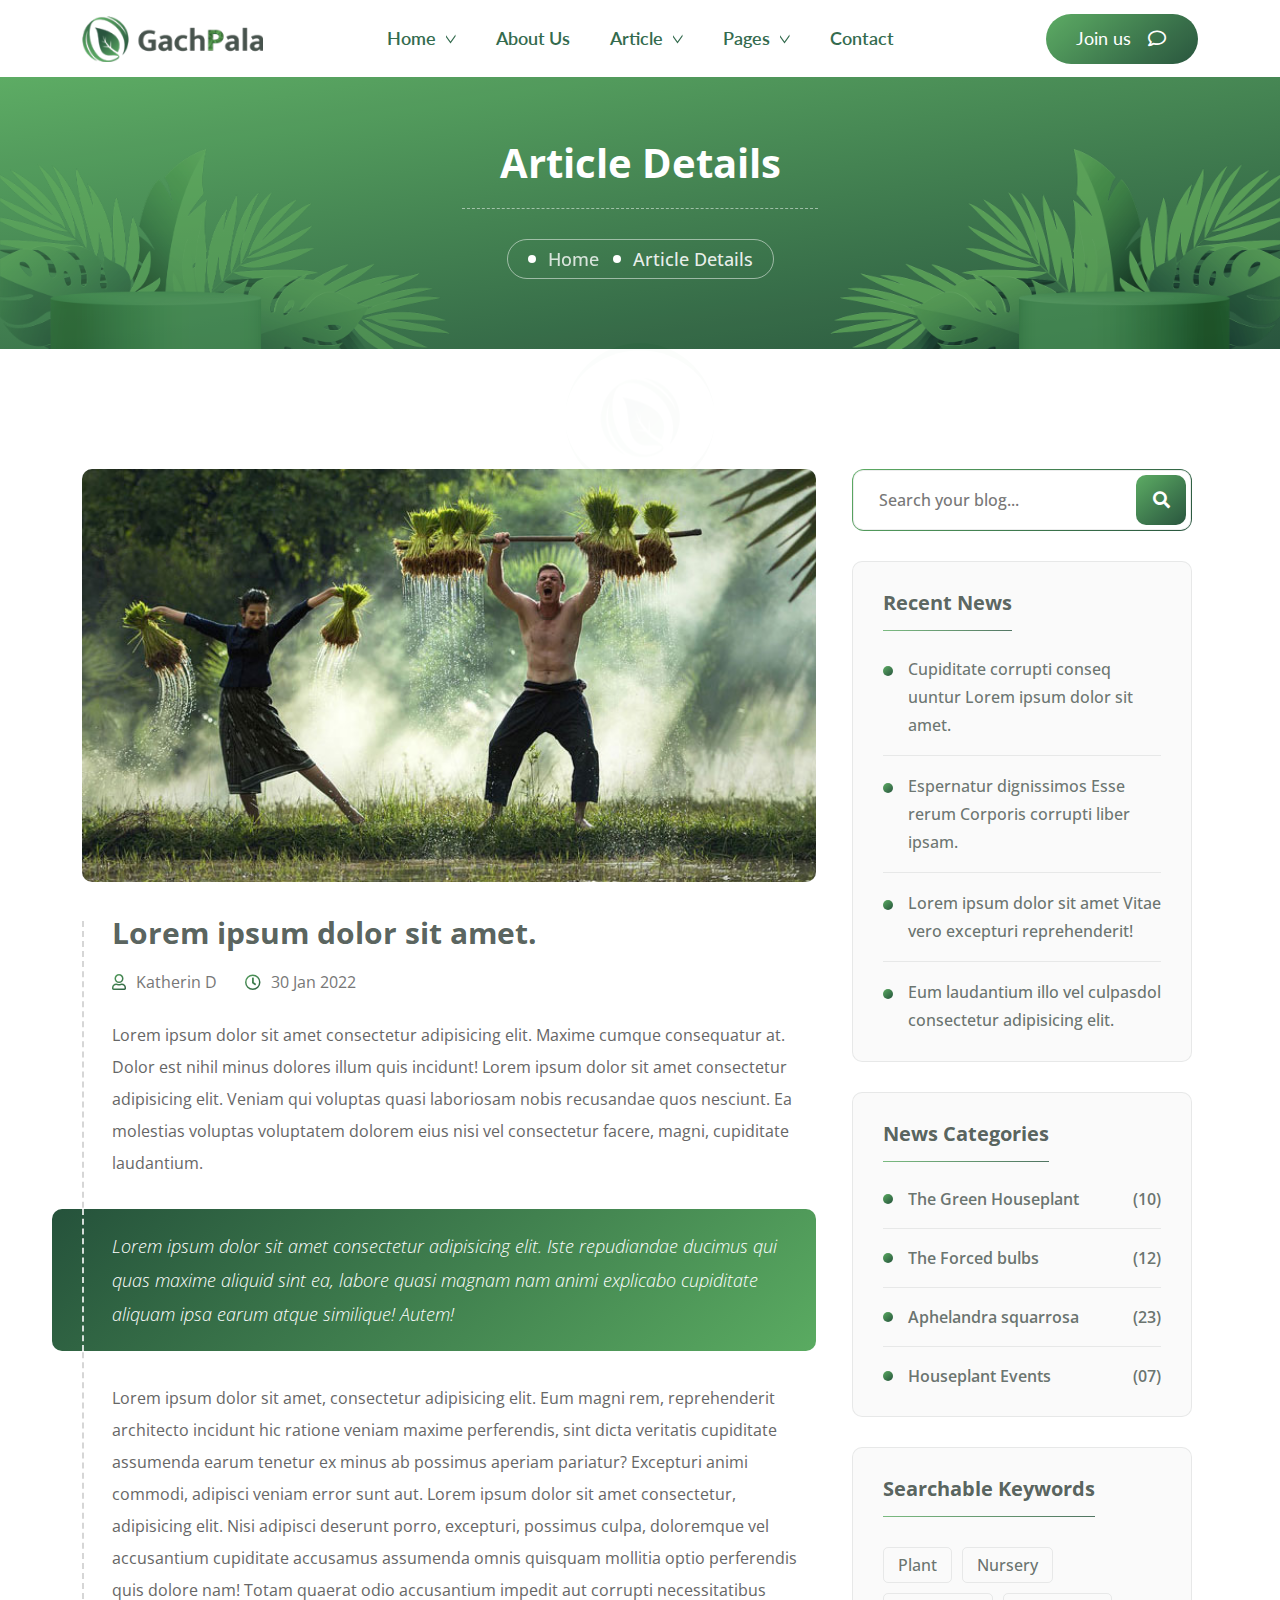
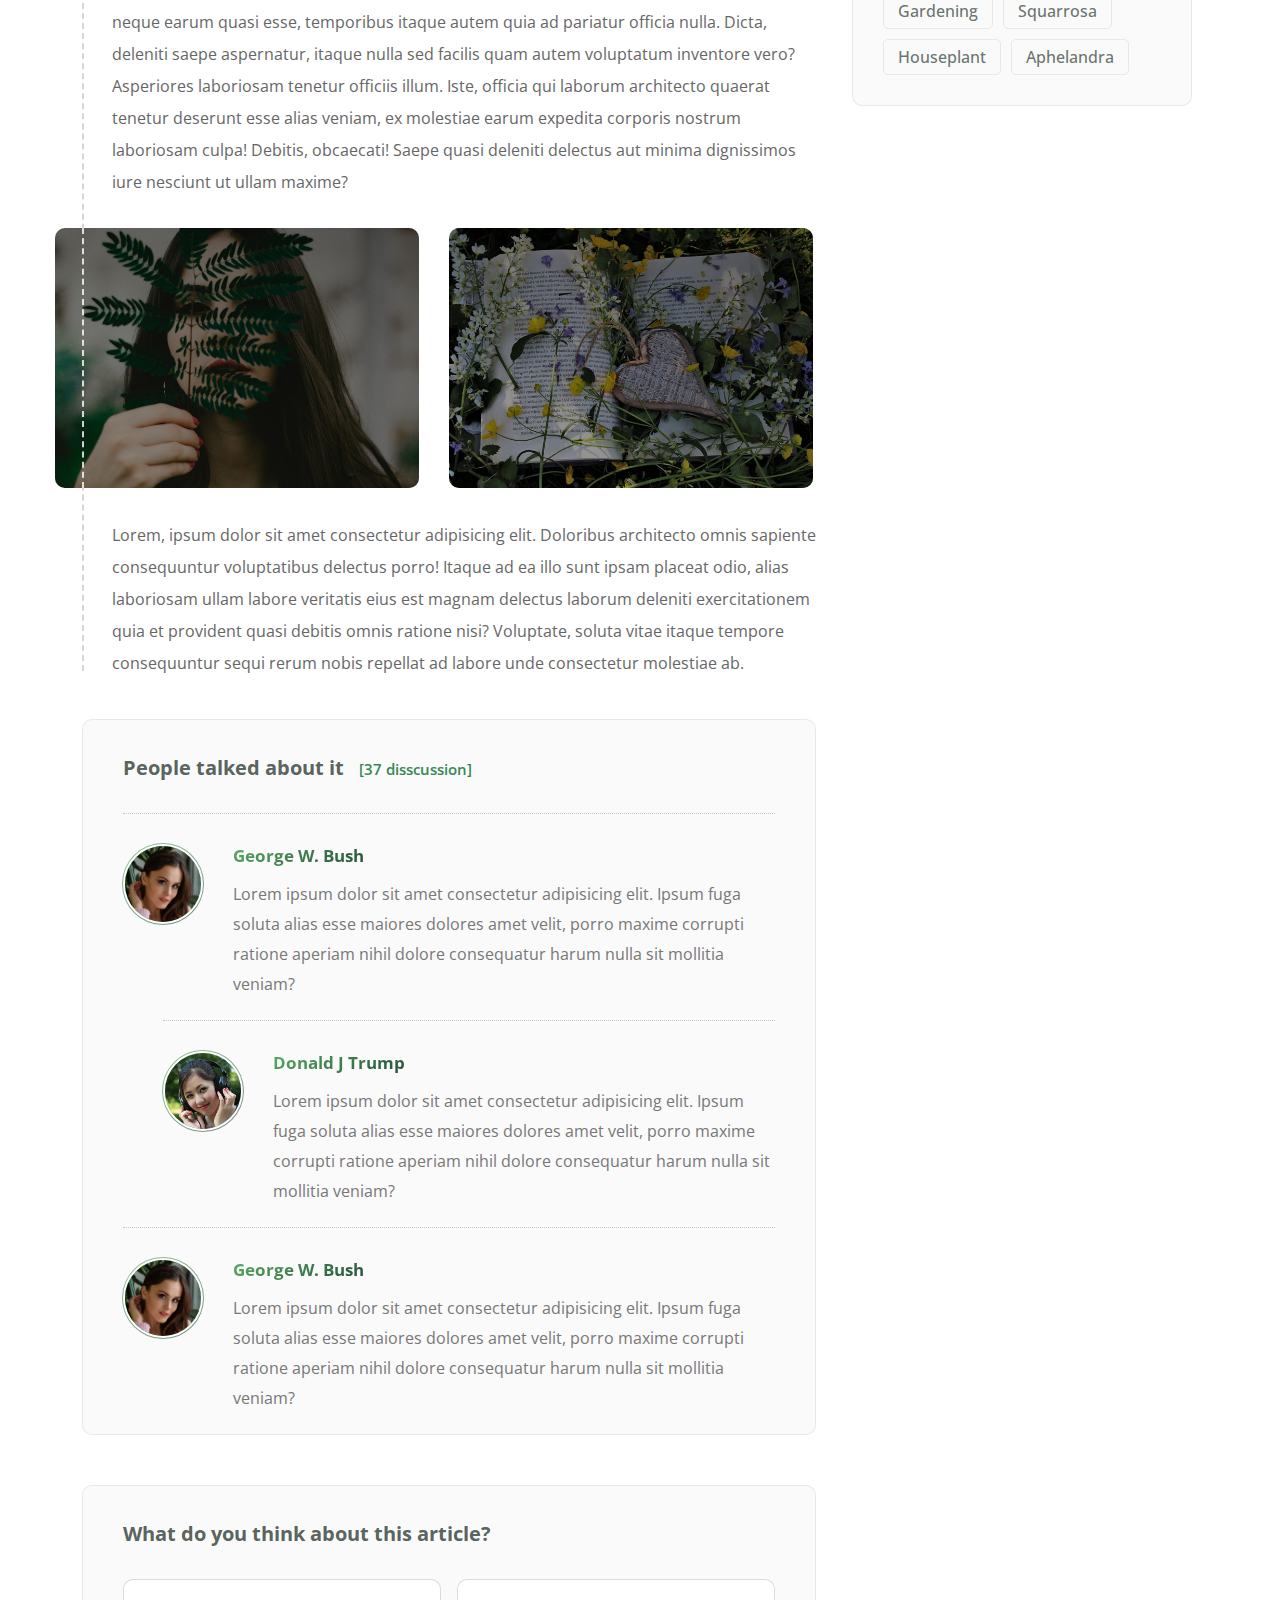
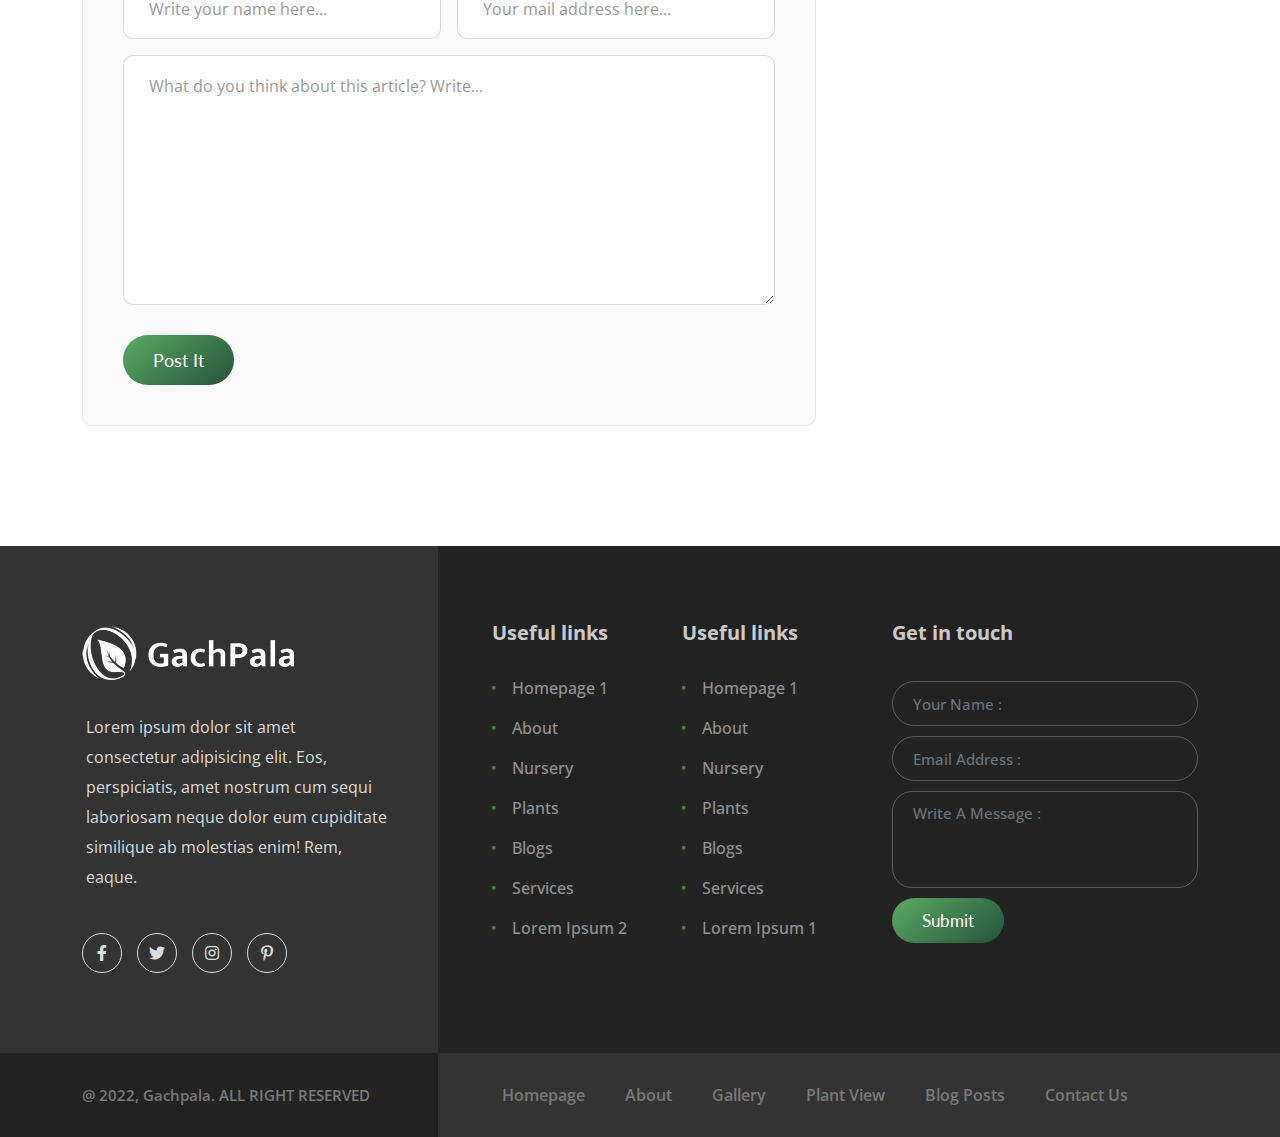
<file: blog-details.html>
<!DOCTYPE html>
<html lang="zxx">
<head>
    <meta http-equiv="Content-Type" content="text/html; charset=UTF-8">
    <meta http-equiv="X-UA-Compatible" content="IE=edge" />
    <meta http-equiv="X-UA-Compatible" content="ie=edge">
    <meta name="viewport" content="width=device-width, initial-scale=1">
    <title>Gachpala - Natural Plants Supplier HTML Template</title>
    <!-- favicon -->
    <link rel="shortcut icon" href="favicon.ico" type="image/x-icon">
    <!-- bootstrap -->
    <link rel="stylesheet" href="assets/css/bootstrap.min.css">
    <!-- animate css -->
    <link rel="stylesheet" href="assets/css/animate.css">
    <!-- font-awesome css -->
    <link rel="stylesheet" href="assets/css/all.css">
    <!-- main css -->
    <link rel="stylesheet" href="assets/css/style.css">
</head>
<body>

    <!-- preloader begin -->
    <div class="preloader">
        <div class="loader">
            <div class="loader-img">
                <img src="assets/img/preloader/preloader-icon.png" alt="" class="pr-icon">
                <img src="assets/img/preloader/preloader-text.png" alt="" class="pr-text">
            </div>
        </div>
    </div>
    <!-- preloader end -->

    <!-- header begin -->
    <div class="header header-2">
        <div class="container">
            <div class="row">
                <div class="col-xl-2 col-lg-2 d-xl-flex d-lg-flex d-block align-items-center">
                    <div class="row">
                        <div class="col-xl-12 col-lg-12 col-6">
                            <div class="logo">
                                <a href="index.html">
                                    <img src="assets/img/logo.png" alt="">
                                </a>
                            </div>
                        </div>
                        <div class="col-6 d-xl-none d-lg-none d-flex align-items-center">
                            <div class="both-elem">
                                <div class="contact-buttn contact-buttn-resp">
                                    <a href="#" class="nurs-btn">Join us <i class="far fa-comment"></i></a>
                                </div>
                                <button class="navbar-toggler" type="button" data-bs-toggle="collapse" data-bs-target="#navbarSupportedContent" aria-controls="navbarSupportedContent" aria-expanded="false" aria-label="Toggle navigation">
                                    <i class="fas fa-bars"></i>
                                </button>
                            </div>
                        </div>
                    </div>
                </div>
                <div class="col-xl-8 col-lg-8">
                    <div class="main-menu">
                        <nav class="navbar navbar-expand-lg">
                            <div class="collapse navbar-collapse" id="navbarSupportedContent">
                                <ul class="navbar-nav m-auto mb-lg-0">
                                    <li class="nav-item dropdown">
                                        <a class="nav-link dropdown-toggle" href="#" id="navbarDropdown" role="button" data-bs-toggle="dropdown" aria-expanded="false">
                                        Home
                                        </a>
                                        <ul class="dropdown-menu" aria-labelledby="navbarDropdown">
                                            <li><a class="dropdown-item" href="index.html">Homepage (1)</a></li>
                                            <li><a class="dropdown-item" href="index-2.html">Homepage (2)</a></li>
                                            <li><a class="dropdown-item" href="index-3.html">Homepage (3)</a></li>
                                        </ul>
                                    </li>
                                    <li class="nav-item">
                                        <a class="nav-link" href="about.html">About us</a>
                                    </li>
                                    <li class="nav-item dropdown">
                                        <a class="nav-link dropdown-toggle" href="#" id="article" role="button" data-bs-toggle="dropdown" aria-expanded="false">
                                        Article
                                        </a>
                                        <ul class="dropdown-menu" aria-labelledby="article">
                                            <li><a class="dropdown-item" href="blog.html">Article Right Sidebar</a></li>
                                            <li><a class="dropdown-item" href="blog-2.html">Article Left Sidebar</a></li>
                                            <li><a class="dropdown-item" href="blog-details.html">Single Article Details</a></li>
                                        </ul>
                                    </li>
                                    <li class="nav-item dropdown">
                                        <a class="nav-link dropdown-toggle" href="#" id="pages" role="button" data-bs-toggle="dropdown" aria-expanded="false">
                                        Pages
                                        </a>
                                        <ul class="dropdown-menu" aria-labelledby="pages">
                                            <li><a class="dropdown-item" href="plants-gallery.html">Plant gallery</a></li>
                                            <li><a class="dropdown-item" href="gallery-details.html">Gallery details</a></li>
                                            <li><a class="dropdown-item" href="error.html">Error 404</a></li>
                                            <li><a class="dropdown-item" href="login.html">Sign In</a></li>
                                            <li><a class="dropdown-item" href="register.html">Sign Up</a></li>
                                        </ul>
                                    </li>
                                    <li class="nav-item">
                                        <a class="nav-link" href="contact.html">Contact</a>
                                    </li>
                                </ul>
                            </div>
                        </nav>
                    </div>
                </div>
                <div class="col-xl-2 col-lg-2 d-xl-flex d-lg-flex d-block align-items-center">
                    <div class="contact-buttn">
                        <a href="contact.html" class="nurs-btn">Join us <i class="far fa-comment"></i></a>
                    </div>
                </div>
            </div>
        </div>
    </div>
    <!-- header end -->    

    <!-- breadcrumb begin -->
    <div class="breadcrumb-nursio">
        <div class="container">
            <div class="row justify-content-center">
                <div class="col-xl-4 col-lg-4 col-md-6 col-sm-6 text-center">
                    <h2 class="br-title">
                        Article Details
                    </h2>
                    <div class="br-links">
                        <ul>
                            <li>
                                <a href="index.html">Home</a>
                            </li>
                            <li>
                                Article Details
                            </li>
                        </ul>
                    </div>
                </div>
            </div>
        </div>
    </div>
    <!-- breadcrumb end -->
    
    <!-- blog begin -->
    <div class="blog blog-details">
        <div class="container">
            <div class="row custom-gutter">
                <div class="col-xl-8 col-lg-8">
                    <div class="single-blog">
                        <div class="part-img">
                            <img src="assets/img/blog/blog-details.jpg" alt="">
                        </div>
                        <div class="part-text">
                            <h4 class="title">Lorem ipsum dolor sit amet.</h4>
                            <div class="blog-stats">
                                <ul>
                                    <li>
                                        <span class="sts-icon"><i class="far fa-user"></i></span>
                                        <span class="sts-txt">Katherin D</span>
                                    </li>
                                    <li>
                                        <span class="sts-icon"><i class="far fa-clock"></i></span>
                                        <span class="sts-txt">30 Jan 2022</span>
                                    </li>
                                </ul>
                            </div>
                            <p>Lorem ipsum dolor sit amet consectetur adipisicing elit. Maxime cumque consequatur at. Dolor est nihil minus dolores illum quis incidunt! 
                                Lorem ipsum dolor sit amet consectetur adipisicing elit. Veniam qui voluptas quasi laboriosam nobis recusandae quos nesciunt. Ea molestias voluptas voluptatem 
                                dolorem eius nisi vel consectetur facere, magni, cupiditate laudantium.</p>
                            <P class="special">
                                Lorem ipsum dolor sit amet consectetur adipisicing elit. Iste repudiandae ducimus qui quas maxime aliquid sint ea, labore quasi magnam nam animi explicabo cupiditate aliquam ipsa earum atque similique! Autem!
                            </P>
                            <p>Lorem ipsum dolor sit amet, consectetur adipisicing elit. Eum magni rem, reprehenderit architecto incidunt hic ratione veniam maxime perferendis, sint dicta veritatis cupiditate assumenda earum tenetur ex minus ab possimus aperiam pariatur? Excepturi animi commodi, adipisci veniam error sunt aut. Lorem ipsum dolor sit amet consectetur, adipisicing elit. Nisi adipisci deserunt porro, excepturi, possimus culpa, doloremque vel accusantium cupiditate accusamus assumenda omnis quisquam mollitia optio perferendis quis dolore nam! Totam quaerat odio accusantium impedit aut corrupti necessitatibus neque earum quasi esse, temporibus itaque autem quia ad pariatur officia nulla. Dicta, deleniti saepe aspernatur, itaque nulla sed facilis quam autem voluptatum inventore vero? Asperiores laboriosam tenetur officiis illum. Iste, officia qui laborum architecto quaerat tenetur deserunt esse alias veniam, ex molestiae earum expedita corporis nostrum laboriosam culpa! Debitis, obcaecati! Saepe quasi deleniti delectus aut minima dignissimos iure nesciunt ut ullam maxime?</p>
                            <div class="blog-inside-img">
                                <div class="row">
                                    <div class="col-xl-6 col-lg-6 col-md-6 col-sm-6">
                                        <div class="single-img">
                                            <img src="assets/img/blog/blog-3.jpg" alt="">
                                        </div>
                                    </div>
                                    <div class="col-xl-6 col-lg-6 col-md-6 col-sm-6">
                                        <div class="single-img">
                                            <img src="assets/img/blog/blog-2.jpg" alt="">
                                        </div>
                                    </div>
                                </div>
                            </div>
                            <p>Lorem, ipsum dolor sit amet consectetur adipisicing elit. Doloribus architecto omnis sapiente consequuntur voluptatibus delectus porro! Itaque ad ea illo sunt ipsam placeat odio, alias laboriosam ullam labore veritatis eius est magnam delectus laborum deleniti exercitationem quia et provident quasi debitis omnis ratione nisi? Voluptate, soluta vitae itaque tempore consequuntur sequi rerum nobis repellat ad labore unde consectetur molestiae ab.</p>
                        </div>
                    </div>
                    <div class="blog-comments">
                        <h5 class="title">
                            People talked about it <span class="dis-num">[37 disscussion]</span> 
                        </h5>
                        <div class="single-comment">
                            <div class="commenter-user">
                                <div class="user-img">
                                    <img src="assets/img/testimonial/1.jpg" alt="">
                                </div>
                            </div>
                            <div class="comment-text">
                                <span class="commenter-name">George W. Bush</span>
                                <p>Lorem ipsum dolor sit amet consectetur adipisicing elit. Ipsum fuga soluta alias esse maiores dolores amet velit, porro maxime corrupti ratione aperiam nihil dolore consequatur harum nulla sit mollitia veniam?</p>
                            </div>
                        </div>
                        <div class="single-comment reply-comment">
                            <div class="commenter-user">
                                <div class="user-img">
                                    <img src="assets/img/testimonial/2.jpg" alt="">
                                </div>
                            </div>
                            <div class="comment-text">
                                <span class="commenter-name">Donald J Trump</span>
                                <p>Lorem ipsum dolor sit amet consectetur adipisicing elit. Ipsum fuga soluta alias esse maiores dolores amet velit, porro maxime corrupti ratione aperiam nihil dolore consequatur harum nulla sit mollitia veniam?</p>
                            </div>
                        </div>
                        <div class="single-comment">
                            <div class="commenter-user">
                                <div class="user-img">
                                    <img src="assets/img/testimonial/1.jpg" alt="">
                                </div>
                            </div>
                            <div class="comment-text">
                                <span class="commenter-name">George W. Bush</span>
                                <p>Lorem ipsum dolor sit amet consectetur adipisicing elit. Ipsum fuga soluta alias esse maiores dolores amet velit, porro maxime corrupti ratione aperiam nihil dolore consequatur harum nulla sit mollitia veniam?</p>
                            </div>
                        </div>
                    </div>
                    <div class="comment-form">
                        <h5 class="title">
                            What do you think about this article? 
                        </h5>
                        <form>
                            <div class="row m-0">
                                <div class="col-xl-6 col-lg-6 col-md-6 p-0 pe-xl-2 pe-lg-2 pe-md-2">
                                    <input type="text" placeholder="Write your name here...">
                                </div>
                                <div class="col-xl-6 col-lg-6 col-md-6 p-0 ps-xl-2 ps-lg-2 ps-md-2">
                                    <input type="email" placeholder="Your mail address here...">        
                                </div>
                            </div>
                            <textarea placeholder="What do you think about this article? Write..."></textarea>
                            <button type="submit" class="nurs-btn">Post It</button>
                        </form>
                    </div>
                </div>
                <div class="col-xl-4 col-lg-4">
                    <div class="blog-sidebar">
                        <div class="row">
                            <div class="col-xl-12 col-lg-12 col-md-6">
                                <div class="row">
                                    <div class="col-md-12">
                                        <div class="search-box">
                                            <form>
                                                <input type="text" placeholder="Search your blog...">
                                                <button class="src-bt">
                                                    <i class="fas fa-search"></i>
                                                </button>
                                            </form>
                                        </div>
                                        <div class="single-elem recent-nws">
                                            <h3 class="title-sidebar">
                                                Recent News
                                            </h3>
                                            <ul>
                                                <li>
                                                    <a href="blog-details.html">Cupiditate corrupti conseq uuntur Lorem ipsum dolor sit amet.</a>
                                                </li>
                                                <li>
                                                    <a href="blog-details.html">Espernatur dignissimos Esse rerum Corporis corrupti liber ipsam.</a>
                                                </li>
                                                <li>
                                                    <a href="blog-details.html">Lorem ipsum dolor sit amet Vitae vero excepturi reprehenderit!</a>
                                                </li>
                                                <li>
                                                    <a href="blog-details.html">Eum laudantium illo vel culpasdol consectetur adipisicing elit.</a>
                                                </li>
                                            </ul>
                                        </div>
                                    </div>
                                </div>
                            </div>
                            <div class="col-xl-12 col-lg-12 col-md-6">
                                <div class="row">
                                    <div class="col-md-12">
                                        <div class="single-elem catgr">
                                            <h3 class="title-sidebar">
                                                News Categories
                                            </h3>
                                            <ul>
                                                <li>
                                                    <a href="#0">The Green Houseplant <span class="number">(10)</span></a>
                                                </li>
                                                <li>
                                                    <a href="#0">The Forced bulbs <span class="number">(12)</span></a>
                                                </li>
                                                <li>
                                                    <a href="#0">Aphelandra squarrosa <span class="number">(23)</span></a>
                                                </li>
                                                <li>
                                                    <a href="#0">Houseplant Events <span class="number">(07)</span></a>
                                                </li>
                                            </ul>
                                        </div>
                                    </div>
                                    <div class="col-md-12">
                                        <div class="single-elem tags">
                                            <h3 class="title-sidebar">
                                                Searchable Keywords
                                            </h3>
                                            <ul>
                                                <li>
                                                    <a href="#0">plant</a>
                                                </li>
                                                <li>
                                                    <a href="#0">Nursery</a>
                                                </li>
                                                <li>
                                                    <a href="#0">gardening</a>
                                                </li>
                                                <li>
                                                    <a href="#0">squarrosa</a>
                                                </li>
                                                <li>
                                                    <a href="#0">Houseplant</a>
                                                </li>
                                                <li>
                                                    <a href="#0">Aphelandra</a>
                                                </li>
                                            </ul>
                                        </div>
                                    </div>
                                </div>
                            </div>
                        </div>
                    </div>
                </div>
            </div>
        </div>
    </div>
    <!-- blog end -->
    
    <!-- footer begin -->
    <div class="footer">
        <div class="footer-top">
            <div class="container">
                <div class="row">
                    <div class="col-xl-4 col-lg-5 col-md-4">
                        <div class="part-about">
                            <a href="index.html" class="footer-logo">
                                <img src="assets/img/logo1.png" alt="">
                            </a>
                            <p>Lorem ipsum dolor sit amet consectetur adipisicing elit. Eos, perspiciatis, amet nostrum cum sequi laboriosam neque dolor eum cupiditate similique ab molestias enim! Rem, eaque.</p>
                            <div class="part-social">
                                <ul>
                                    <li>
                                        <a href="#0" class="single-social">
                                            <i class="fab fa-facebook-f"></i>
                                        </a>
                                    </li>
                                    <li>
                                        <a href="#0" class="single-social">
                                            <i class="fab fa-twitter"></i>
                                        </a>
                                    </li>
                                    <li>
                                        <a href="#0" class="single-social">
                                            <i class="fab fa-instagram"></i>
                                        </a>
                                    </li>
                                    <li>
                                        <a href="#0" class="single-social">
                                            <i class="fab fa-pinterest-p"></i>
                                        </a>
                                    </li>
                                </ul>
                            </div>
                        </div>
                    </div>
                    <div class="col-xl-2 col-lg-3 col-md-4 col-sm-6">
                        <div class="usefull-link">
                            <h3 class="title">
                                Useful links
                            </h3>
                            <ul>
                                <li>
                                    <a href="#0">
                                        Homepage 1
                                    </a>
                                </li>
                                <li>
                                    <a href="#0">
                                        About
                                    </a>
                                </li> 
                                <li>
                                    <a href="#0">
                                        Nursery
                                    </a>
                                </li>
                                <li>
                                    <a href="#0">
                                        Plants
                                    </a>
                                </li>
                                <li>
                                    <a href="#0">
                                        Blogs
                                    </a>
                                </li>
                                <li>
                                    <a href="#0">
                                        Services
                                    </a>
                                </li>
                                <li>
                                    <a href="#0">
                                        lorem ipsum 2
                                    </a>
                                </li>
                            </ul>
                        </div>
                    </div>
                    <div class="col-xl-2 col-lg-4 col-md-4 col-sm-6">
                        <div class="usefull-link ul-2">
                            <h3 class="title">
                                Useful links
                            </h3>
                            <ul>
                                <li>
                                    <a href="#0">
                                        Homepage 1
                                    </a>
                                </li>
                                <li>
                                    <a href="#0">
                                        About
                                    </a>
                                </li> 
                                <li>
                                    <a href="#0">
                                        Nursery
                                    </a>
                                </li>
                                <li>
                                    <a href="#0">
                                        Plants
                                    </a>
                                </li>
                                <li>
                                    <a href="#0">
                                        Blogs
                                    </a>
                                </li>
                                <li>
                                    <a href="#0">
                                        Services
                                    </a>
                                </li>
                                <li>
                                    <a href="#0">
                                        Lorem ipsum 1
                                    </a>
                                </li>
                            </ul>
                        </div>
                    </div>
                    <div class="col-xl-4 col-lg-12">
                        <div class="contact-form">
                            <h3 class="title">Get in touch</h3>
                            <form>
                                <div>
                                    <input type="text" class="form-control" id="exampleFormControlInput2" placeholder="Your Name :">
                                </div>
                                <div>
                                    <input type="email" class="form-control" id="exampleFormControlInput1" placeholder="Email Address :">
                                </div>
                                <div>
                                    <textarea class="form-control" id="exampleFormControlTextarea1" rows="3" placeholder="Write A Message :"></textarea>
                                </div>
                                <button class="nurs-btn nurs-btn-small">Submit</button>
                            </form>
                        </div>
                    </div>
                </div>
            </div>
        </div>
        <div class="footer-bottom" id="footerSec">
            <div class="container">
                <div class="row">
                    <div class="col-xl-4 col-lg-12">
                        <p>@ 2022, Gachpala. ALL RIGHT RESERVED</p>
                    </div>
                    <div class="col-xl-8 col-lg-12">
                        <div class="footer-menu">
                            <ul>
                                <li>
                                    <a href="index-2.html">homepage</a>
                                </li>
                                <li>
                                    <a href="about.html">about</a>
                                </li>
                                <li>
                                    <a href="plants-gallery.html">gallery</a>
                                </li>
                                <li>
                                    <a href="gallery-details.html">plant view</a>
                                </li>
                                <li>
                                    <a href="blog.html">blog posts</a>
                                </li>
                                <li>
                                    <a href="contact.html">Contact Us</a>
                                </li>
                            </ul>
                        </div>
                    </div>
                </div>
            </div>
        </div>
    </div>
    <!-- footer end -->

    <!-- back to button begin -->
    <div class="back-to-top-btn">
        <a href="#">
            <img src="assets/img/icon/arrow.svg" alt="">
        </a>
    </div>
    <!-- back to top button end -->

    <!-- jQuery js -->
    <script src="assets/js/jquery-3.6.0.min.js"></script>
    <!-- bootstrap -->
    <script src="assets/js/bootstrap.bundle.min.js"></script>
    <!-- main js -->
    <script src="assets/js/main.js"></script>
</body>
</html>
</file>
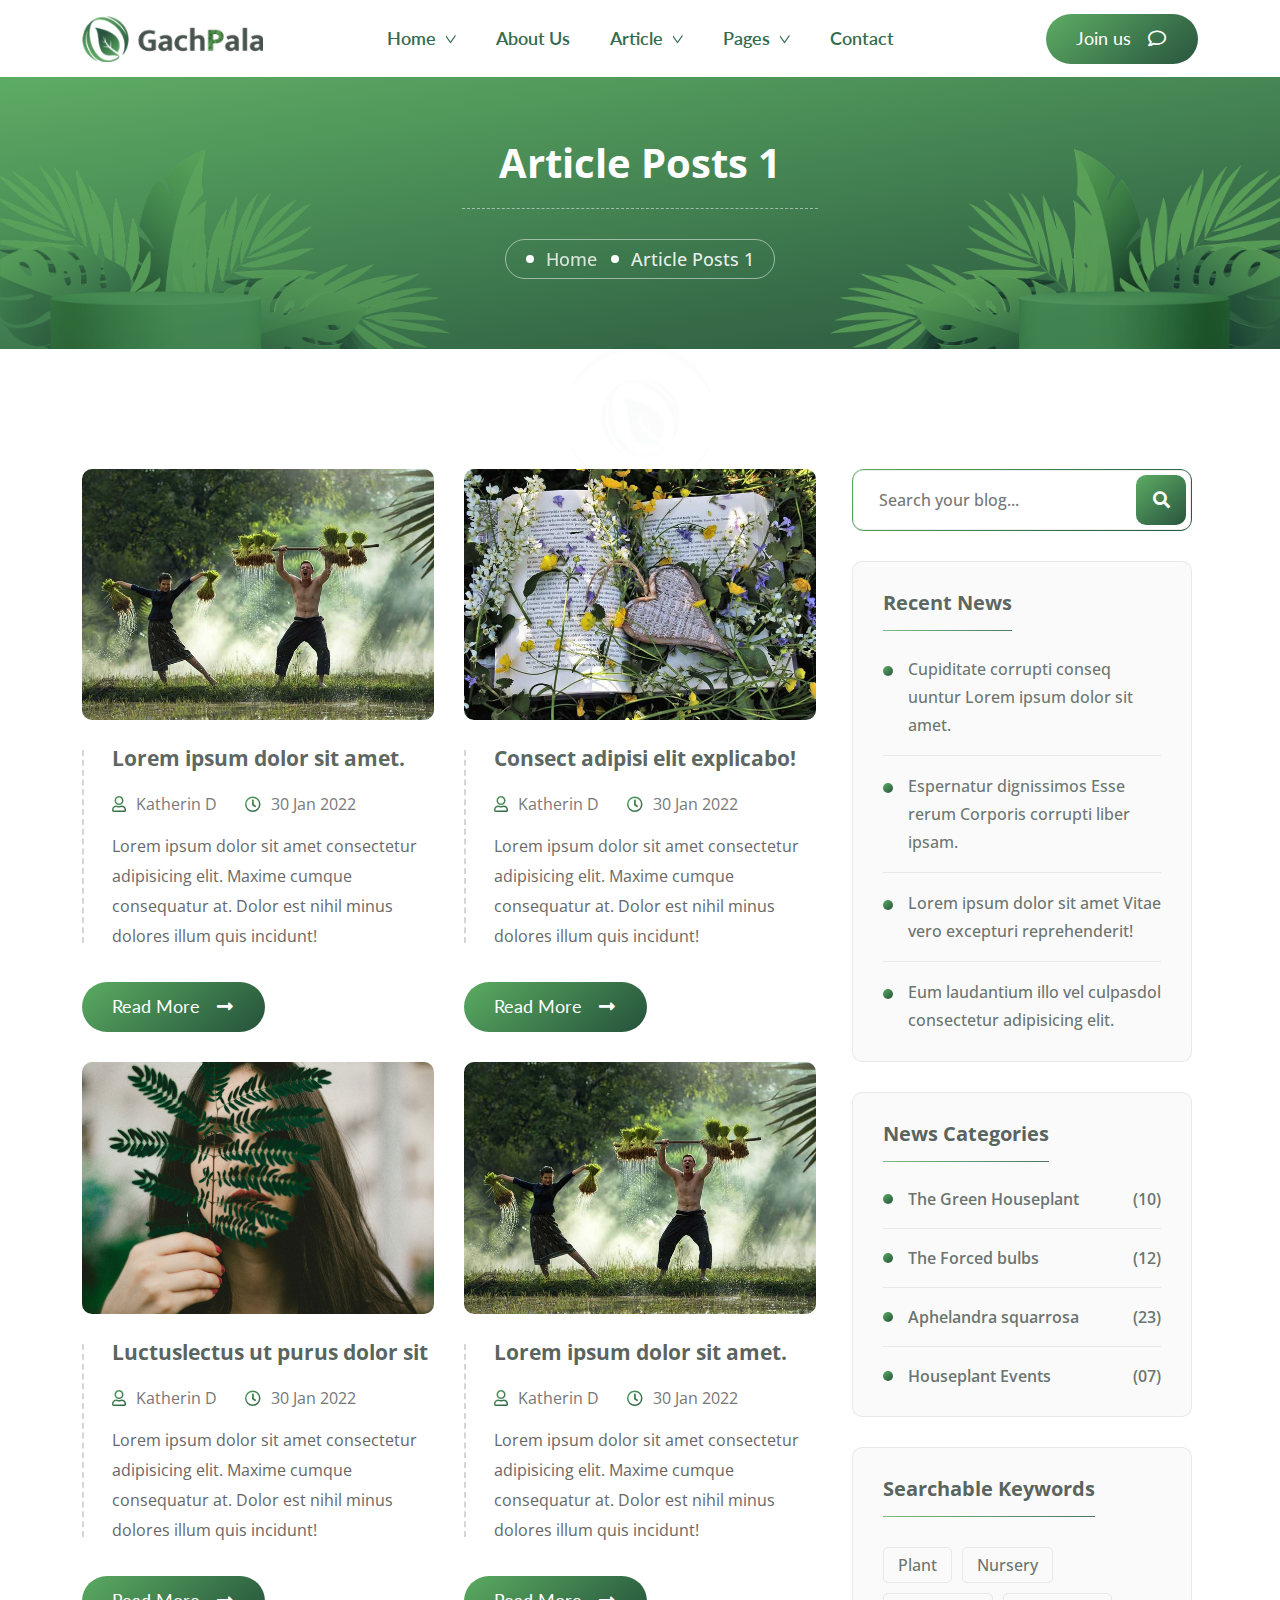
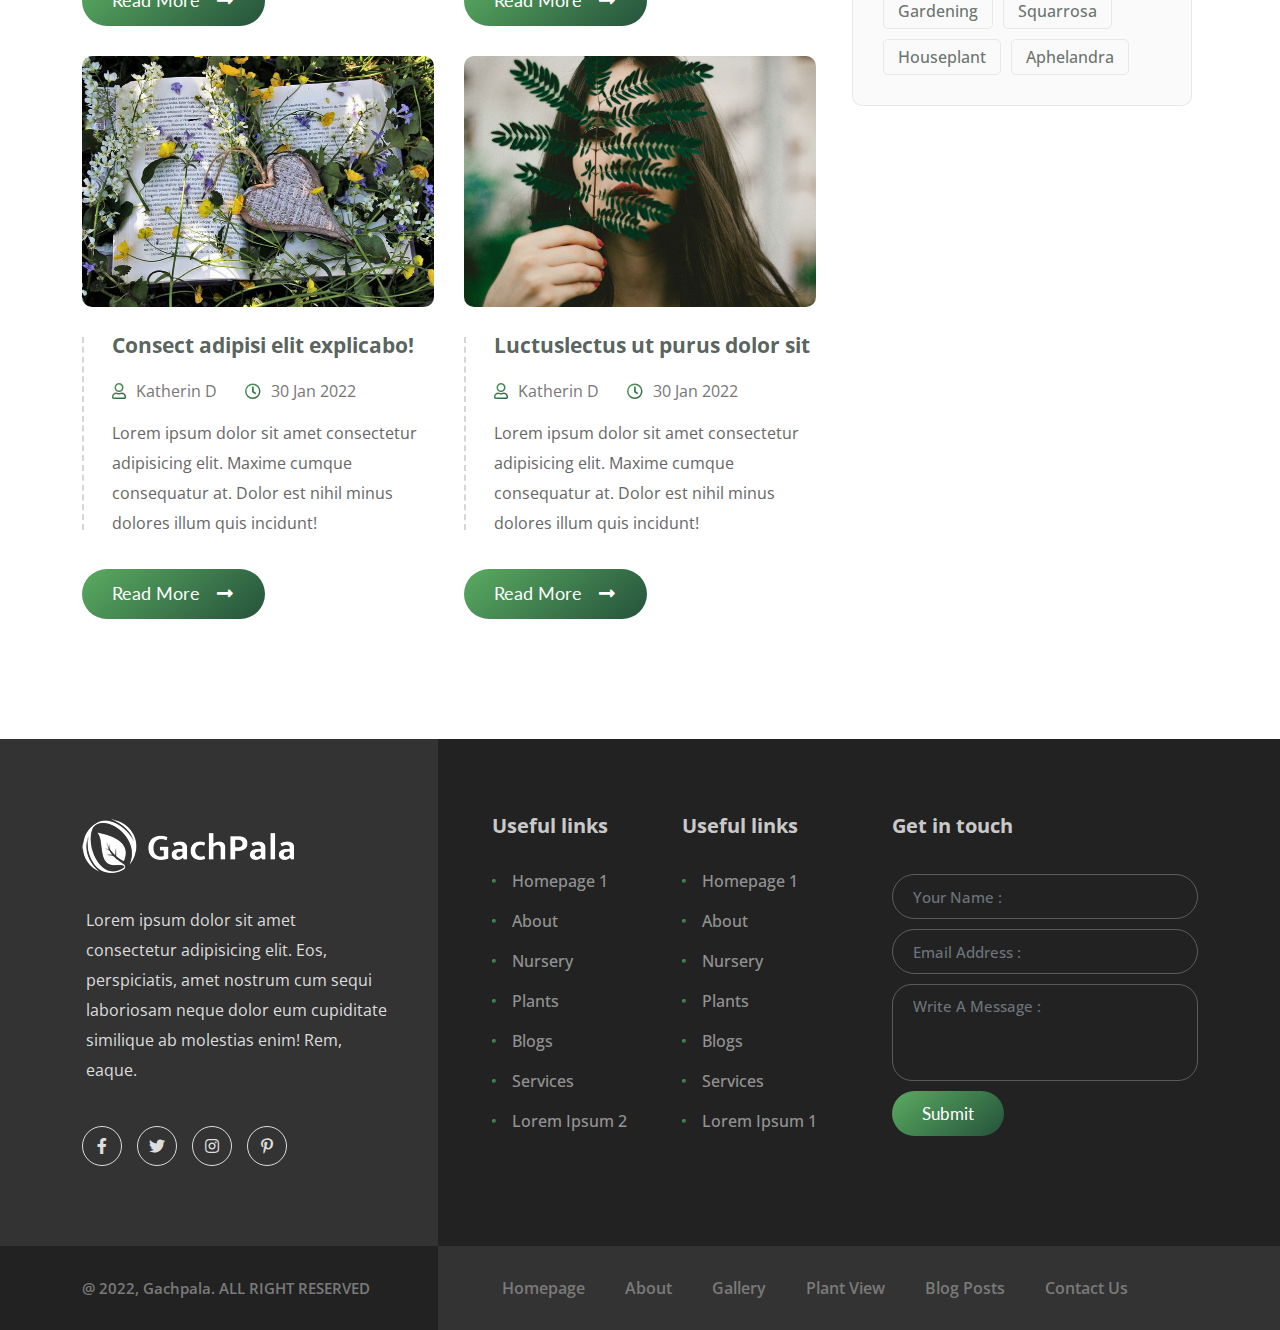
<file: blog.html>
<!DOCTYPE html>
<html lang="zxx">
<head>
    <meta http-equiv="Content-Type" content="text/html; charset=UTF-8">
    <meta http-equiv="X-UA-Compatible" content="IE=edge" />
    <meta http-equiv="X-UA-Compatible" content="ie=edge">
    <meta name="viewport" content="width=device-width, initial-scale=1">
    <title>Gachpala - Natural Plants Supplier HTML Template</title>
    <!-- favicon -->
    <link rel="shortcut icon" href="favicon.ico" type="image/x-icon">
    <!-- bootstrap -->
    <link rel="stylesheet" href="assets/css/bootstrap.min.css">
    <!-- animate css -->
    <link rel="stylesheet" href="assets/css/animate.css">
    <!-- font-awesome css -->
    <link rel="stylesheet" href="assets/css/all.css">
    <!-- main css -->
    <link rel="stylesheet" href="assets/css/style.css">
</head>
<body>

    <!-- preloader begin -->
    <div class="preloader">
        <div class="loader">
            <div class="loader-img">
                <img src="assets/img/preloader/preloader-icon.png" alt="" class="pr-icon">
                <img src="assets/img/preloader/preloader-text.png" alt="" class="pr-text">
            </div>
        </div>
    </div>
    <!-- preloader end -->

    <!-- header begin -->
    <div class="header header-2">
        <div class="container">
            <div class="row">
                <div class="col-xl-2 col-lg-2 d-xl-flex d-lg-flex d-block align-items-center">
                    <div class="row">
                        <div class="col-xl-12 col-lg-12 col-6">
                            <div class="logo">
                                <a href="index.html">
                                    <img src="assets/img/logo.png" alt="">
                                </a>
                            </div>
                        </div>
                        <div class="col-6 d-xl-none d-lg-none d-flex align-items-center">
                            <div class="both-elem">
                                <div class="contact-buttn contact-buttn-resp">
                                    <a href="#" class="nurs-btn">Join us <i class="far fa-comment"></i></a>
                                </div>
                                <button class="navbar-toggler" type="button" data-bs-toggle="collapse" data-bs-target="#navbarSupportedContent" aria-controls="navbarSupportedContent" aria-expanded="false" aria-label="Toggle navigation">
                                    <i class="fas fa-bars"></i>
                                </button>
                            </div>
                        </div>
                    </div>
                </div>
                <div class="col-xl-8 col-lg-8">
                    <div class="main-menu">
                        <nav class="navbar navbar-expand-lg">
                            <div class="collapse navbar-collapse" id="navbarSupportedContent">
                                <ul class="navbar-nav m-auto mb-lg-0">
                                    <li class="nav-item dropdown">
                                        <a class="nav-link dropdown-toggle" href="#" id="navbarDropdown" role="button" data-bs-toggle="dropdown" aria-expanded="false">
                                        Home
                                        </a>
                                        <ul class="dropdown-menu" aria-labelledby="navbarDropdown">
                                            <li><a class="dropdown-item" href="index.html">Homepage (1)</a></li>
                                            <li><a class="dropdown-item" href="index-2.html">Homepage (2)</a></li>
                                            <li><a class="dropdown-item" href="index-3.html">Homepage (3)</a></li>
                                        </ul>
                                    </li>
                                    <li class="nav-item">
                                        <a class="nav-link" href="about.html">About us</a>
                                    </li>
                                    <li class="nav-item dropdown">
                                        <a class="nav-link dropdown-toggle" href="#" id="article" role="button" data-bs-toggle="dropdown" aria-expanded="false">
                                        Article
                                        </a>
                                        <ul class="dropdown-menu" aria-labelledby="article">
                                            <li><a class="dropdown-item" href="blog.html">Article Right Sidebar</a></li>
                                            <li><a class="dropdown-item" href="blog-2.html">Article Left Sidebar</a></li>
                                            <li><a class="dropdown-item" href="blog-details.html">Single Article Details</a></li>
                                        </ul>
                                    </li>
                                    <li class="nav-item dropdown">
                                        <a class="nav-link dropdown-toggle" href="#" id="pages" role="button" data-bs-toggle="dropdown" aria-expanded="false">
                                        Pages
                                        </a>
                                        <ul class="dropdown-menu" aria-labelledby="pages">
                                            <li><a class="dropdown-item" href="plants-gallery.html">Plant gallery</a></li>
                                            <li><a class="dropdown-item" href="gallery-details.html">Gallery details</a></li>
                                            <li><a class="dropdown-item" href="error.html">Error 404</a></li>
                                            <li><a class="dropdown-item" href="login.html">Sign In</a></li>
                                            <li><a class="dropdown-item" href="register.html">Sign Up</a></li>
                                        </ul>
                                    </li>
                                    <li class="nav-item">
                                        <a class="nav-link" href="contact.html">Contact</a>
                                    </li>
                                </ul>
                            </div>
                        </nav>
                    </div>
                </div>
                <div class="col-xl-2 col-lg-2 d-xl-flex d-lg-flex d-block align-items-center">
                    <div class="contact-buttn">
                        <a href="contact.html" class="nurs-btn">Join us <i class="far fa-comment"></i></a>
                    </div>
                </div>
            </div>
        </div>
    </div>
    <!-- header end -->    

    <!-- breadcrumb begin -->
    <div class="breadcrumb-nursio">
        <div class="container">
            <div class="row justify-content-center">
                <div class="col-xl-4 col-lg-4 col-md-6 col-sm-6 text-center">
                    <h2 class="br-title">
                        Article posts 1
                    </h2>
                    <div class="br-links">
                        <ul>
                            <li>
                                <a href="index.html">Home</a>
                            </li>
                            <li>
                                Article Posts 1
                            </li>
                        </ul>
                    </div>
                </div>
            </div>
        </div>
    </div>
    <!-- breadcrumb end -->
    
    <!-- blog begin -->
    <div class="blog">
        <div class="container">
            <div class="row custom-gutter">
                <div class="col-xl-8 col-lg-8">
                    <div class="row custom-gutter">
                        <div class="col-xl-6 col-lg-6 col-md-6">
                            <div class="single-blog">
                                <div class="part-img">
                                    <img src="assets/img/blog/blog-1.jpg" alt="">
                                </div>
                                <div class="part-text">
                                    <h4 class="title">Lorem ipsum dolor sit amet.</h4>
                                    <div class="blog-stats">
                                        <ul>
                                            <li>
                                                <span class="sts-icon"><i class="far fa-user"></i></span>
                                                <span class="sts-txt">Katherin D</span>
                                            </li>
                                            <li>
                                                <span class="sts-icon"><i class="far fa-clock"></i></span>
                                                <span class="sts-txt">30 Jan 2022</span>
                                            </li>
                                        </ul>
                                    </div>
                                    <p>Lorem ipsum dolor sit amet consectetur adipisicing elit. Maxime cumque consequatur at. Dolor est nihil minus dolores illum quis incidunt!</p>
                                </div>
                                <a href="blog-details.html" class="nurs-btn">Read More <i class="fas fa-long-arrow-alt-right"></i></a>
                            </div>
                        </div>
                        <div class="col-xl-6 col-lg-6 col-md-6">
                            <div class="single-blog">
                                <div class="part-img">
                                    <img src="assets/img/blog/blog-2.jpg" alt="">
                                </div>
                                <div class="part-text">
                                    <h4 class="title">Consect adipisi elit explicabo!</h4>
                                    <div class="blog-stats">
                                        <ul>
                                            <li>
                                                <span class="sts-icon"><i class="far fa-user"></i></span>
                                                <span class="sts-txt">Katherin D</span>
                                            </li>
                                            <li>
                                                <span class="sts-icon"><i class="far fa-clock"></i></span>
                                                <span class="sts-txt">30 Jan 2022</span>
                                            </li>
                                        </ul>
                                    </div>
                                    <p>Lorem ipsum dolor sit amet consectetur adipisicing elit. Maxime cumque consequatur at. Dolor est nihil minus dolores illum quis incidunt!</p>
                                </div>
                                <a href="blog-details.html" class="nurs-btn">Read More <i class="fas fa-long-arrow-alt-right"></i></a>
                            </div>
                        </div>
                        <div class="col-xl-6 col-lg-6 col-md-6">
                            <div class="single-blog">
                                <div class="part-img">
                                    <img src="assets/img/blog/blog-3.jpg" alt="">
                                </div>
                                <div class="part-text">
                                    <h4 class="title">Luctuslectus ut purus dolor sit</h4>
                                    <div class="blog-stats">
                                        <ul>
                                            <li>
                                                <span class="sts-icon"><i class="far fa-user"></i></span>
                                                <span class="sts-txt">Katherin D</span>
                                            </li>
                                            <li>
                                                <span class="sts-icon"><i class="far fa-clock"></i></span>
                                                <span class="sts-txt">30 Jan 2022</span>
                                            </li>
                                        </ul>
                                    </div>
                                    <p>Lorem ipsum dolor sit amet consectetur adipisicing elit. Maxime cumque consequatur at. Dolor est nihil minus dolores illum quis incidunt!</p>
                                </div>
                                <a href="blog-details.html" class="nurs-btn">Read More <i class="fas fa-long-arrow-alt-right"></i></a>
                            </div>
                        </div>
                        <div class="col-xl-6 col-lg-6 col-md-6">
                            <div class="single-blog">
                                <div class="part-img">
                                    <img src="assets/img/blog/blog-1.jpg" alt="">
                                </div>
                                <div class="part-text">
                                    <h4 class="title">Lorem ipsum dolor sit amet.</h4>
                                    <div class="blog-stats">
                                        <ul>
                                            <li>
                                                <span class="sts-icon"><i class="far fa-user"></i></span>
                                                <span class="sts-txt">Katherin D</span>
                                            </li>
                                            <li>
                                                <span class="sts-icon"><i class="far fa-clock"></i></span>
                                                <span class="sts-txt">30 Jan 2022</span>
                                            </li>
                                        </ul>
                                    </div>
                                    <p>Lorem ipsum dolor sit amet consectetur adipisicing elit. Maxime cumque consequatur at. Dolor est nihil minus dolores illum quis incidunt!</p>
                                </div>
                                <a href="blog-details.html" class="nurs-btn">Read More <i class="fas fa-long-arrow-alt-right"></i></a>
                            </div>
                        </div>
                        <div class="col-xl-6 col-lg-6 col-md-6">
                            <div class="single-blog">
                                <div class="part-img">
                                    <img src="assets/img/blog/blog-2.jpg" alt="">
                                </div>
                                <div class="part-text">
                                    <h4 class="title">Consect adipisi elit explicabo!</h4>
                                    <div class="blog-stats">
                                        <ul>
                                            <li>
                                                <span class="sts-icon"><i class="far fa-user"></i></span>
                                                <span class="sts-txt">Katherin D</span>
                                            </li>
                                            <li>
                                                <span class="sts-icon"><i class="far fa-clock"></i></span>
                                                <span class="sts-txt">30 Jan 2022</span>
                                            </li>
                                        </ul>
                                    </div>
                                    <p>Lorem ipsum dolor sit amet consectetur adipisicing elit. Maxime cumque consequatur at. Dolor est nihil minus dolores illum quis incidunt!</p>
                                </div>
                                <a href="blog-details.html" class="nurs-btn">Read More <i class="fas fa-long-arrow-alt-right"></i></a>
                            </div>
                        </div>
                        <div class="col-xl-6 col-lg-6 col-md-6">
                            <div class="single-blog">
                                <div class="part-img">
                                    <img src="assets/img/blog/blog-3.jpg" alt="">
                                </div>
                                <div class="part-text">
                                    <h4 class="title">Luctuslectus ut purus dolor sit</h4>
                                    <div class="blog-stats">
                                        <ul>
                                            <li>
                                                <span class="sts-icon"><i class="far fa-user"></i></span>
                                                <span class="sts-txt">Katherin D</span>
                                            </li>
                                            <li>
                                                <span class="sts-icon"><i class="far fa-clock"></i></span>
                                                <span class="sts-txt">30 Jan 2022</span>
                                            </li>
                                        </ul>
                                    </div>
                                    <p>Lorem ipsum dolor sit amet consectetur adipisicing elit. Maxime cumque consequatur at. Dolor est nihil minus dolores illum quis incidunt!</p>
                                </div>
                                <a href="blog-details.html" class="nurs-btn">Read More <i class="fas fa-long-arrow-alt-right"></i></a>
                            </div>
                        </div>
                    </div>
                </div>
                <div class="col-xl-4 col-lg-4">
                    <div class="blog-sidebar">
                        <div class="row">
                            <div class="col-xl-12 col-lg-12 col-md-6">
                                <div class="row">
                                    <div class="col-md-12">
                                        <div class="search-box">
                                            <form>
                                                <input type="text" placeholder="Search your blog...">
                                                <button class="src-bt">
                                                    <i class="fas fa-search"></i>
                                                </button>
                                            </form>
                                        </div>
                                        <div class="single-elem recent-nws">
                                            <h3 class="title-sidebar">
                                                Recent News
                                            </h3>
                                            <ul>
                                                <li>
                                                    <a href="blog-details.html">Cupiditate corrupti conseq uuntur Lorem ipsum dolor sit amet.</a>
                                                </li>
                                                <li>
                                                    <a href="blog-details.html">Espernatur dignissimos Esse rerum Corporis corrupti liber ipsam.</a>
                                                </li>
                                                <li>
                                                    <a href="blog-details.html">Lorem ipsum dolor sit amet Vitae vero excepturi reprehenderit!</a>
                                                </li>
                                                <li>
                                                    <a href="blog-details.html">Eum laudantium illo vel culpasdol consectetur adipisicing elit.</a>
                                                </li>
                                            </ul>
                                        </div>
                                    </div>
                                </div>
                            </div>
                            <div class="col-xl-12 col-lg-12 col-md-6">
                                <div class="row">
                                    <div class="col-md-12">
                                        <div class="single-elem catgr">
                                            <h3 class="title-sidebar">
                                                News Categories
                                            </h3>
                                            <ul>
                                                <li>
                                                    <a href="#0">The Green Houseplant <span class="number">(10)</span></a>
                                                </li>
                                                <li>
                                                    <a href="#0">The Forced bulbs <span class="number">(12)</span></a>
                                                </li>
                                                <li>
                                                    <a href="#0">Aphelandra squarrosa <span class="number">(23)</span></a>
                                                </li>
                                                <li>
                                                    <a href="#0">Houseplant Events <span class="number">(07)</span></a>
                                                </li>
                                            </ul>
                                        </div>
                                    </div>
                                    <div class="col-md-12">
                                        <div class="single-elem tags">
                                            <h3 class="title-sidebar">
                                                Searchable Keywords
                                            </h3>
                                            <ul>
                                                <li>
                                                    <a href="#0">plant</a>
                                                </li>
                                                <li>
                                                    <a href="#0">Nursery</a>
                                                </li>
                                                <li>
                                                    <a href="#0">gardening</a>
                                                </li>
                                                <li>
                                                    <a href="#0">squarrosa</a>
                                                </li>
                                                <li>
                                                    <a href="#0">Houseplant</a>
                                                </li>
                                                <li>
                                                    <a href="#0">Aphelandra</a>
                                                </li>
                                            </ul>
                                        </div>
                                    </div>
                                </div>
                            </div>
                        </div>
                    </div>
                </div>
            </div>
        </div>
    </div>
    <!-- blog end -->
    
    <!-- footer begin -->
    <div class="footer">
        <div class="footer-top">
            <div class="container">
                <div class="row">
                    <div class="col-xl-4 col-lg-5 col-md-4">
                        <div class="part-about">
                            <a href="index.html" class="footer-logo">
                                <img src="assets/img/logo1.png" alt="">
                            </a>
                            <p>Lorem ipsum dolor sit amet consectetur adipisicing elit. Eos, perspiciatis, amet nostrum cum sequi laboriosam neque dolor eum cupiditate similique ab molestias enim! Rem, eaque.</p>
                            <div class="part-social">
                                <ul>
                                    <li>
                                        <a href="#0" class="single-social">
                                            <i class="fab fa-facebook-f"></i>
                                        </a>
                                    </li>
                                    <li>
                                        <a href="#0" class="single-social">
                                            <i class="fab fa-twitter"></i>
                                        </a>
                                    </li>
                                    <li>
                                        <a href="#0" class="single-social">
                                            <i class="fab fa-instagram"></i>
                                        </a>
                                    </li>
                                    <li>
                                        <a href="#0" class="single-social">
                                            <i class="fab fa-pinterest-p"></i>
                                        </a>
                                    </li>
                                </ul>
                            </div>
                        </div>
                    </div>
                    <div class="col-xl-2 col-lg-3 col-md-4 col-sm-6">
                        <div class="usefull-link">
                            <h3 class="title">
                                Useful links
                            </h3>
                            <ul>
                                <li>
                                    <a href="#0">
                                        Homepage 1
                                    </a>
                                </li>
                                <li>
                                    <a href="#0">
                                        About
                                    </a>
                                </li> 
                                <li>
                                    <a href="#0">
                                        Nursery
                                    </a>
                                </li>
                                <li>
                                    <a href="#0">
                                        Plants
                                    </a>
                                </li>
                                <li>
                                    <a href="#0">
                                        Blogs
                                    </a>
                                </li>
                                <li>
                                    <a href="#0">
                                        Services
                                    </a>
                                </li>
                                <li>
                                    <a href="#0">
                                        lorem ipsum 2
                                    </a>
                                </li>
                            </ul>
                        </div>
                    </div>
                    <div class="col-xl-2 col-lg-4 col-md-4 col-sm-6">
                        <div class="usefull-link ul-2">
                            <h3 class="title">
                                Useful links
                            </h3>
                            <ul>
                                <li>
                                    <a href="#0">
                                        Homepage 1
                                    </a>
                                </li>
                                <li>
                                    <a href="#0">
                                        About
                                    </a>
                                </li> 
                                <li>
                                    <a href="#0">
                                        Nursery
                                    </a>
                                </li>
                                <li>
                                    <a href="#0">
                                        Plants
                                    </a>
                                </li>
                                <li>
                                    <a href="#0">
                                        Blogs
                                    </a>
                                </li>
                                <li>
                                    <a href="#0">
                                        Services
                                    </a>
                                </li>
                                <li>
                                    <a href="#0">
                                        Lorem ipsum 1
                                    </a>
                                </li>
                            </ul>
                        </div>
                    </div>
                    <div class="col-xl-4 col-lg-12">
                        <div class="contact-form">
                            <h3 class="title">Get in touch</h3>
                            <form>
                                <div>
                                    <input type="text" class="form-control" id="exampleFormControlInput2" placeholder="Your Name :">
                                </div>
                                <div>
                                    <input type="email" class="form-control" id="exampleFormControlInput1" placeholder="Email Address :">
                                </div>
                                <div>
                                    <textarea class="form-control" id="exampleFormControlTextarea1" rows="3" placeholder="Write A Message :"></textarea>
                                </div>
                                <button class="nurs-btn nurs-btn-small">Submit</button>
                            </form>
                        </div>
                    </div>
                </div>
            </div>
        </div>
        <div class="footer-bottom" id="footerSec">
            <div class="container">
                <div class="row">
                    <div class="col-xl-4 col-lg-12">
                        <p>@ 2022, Gachpala. ALL RIGHT RESERVED</p>
                    </div>
                    <div class="col-xl-8 col-lg-12">
                        <div class="footer-menu">
                            <ul>
                                <li>
                                    <a href="index-2.html">homepage</a>
                                </li>
                                <li>
                                    <a href="about.html">about</a>
                                </li>
                                <li>
                                    <a href="plants-gallery.html">gallery</a>
                                </li>
                                <li>
                                    <a href="gallery-details.html">plant view</a>
                                </li>
                                <li>
                                    <a href="blog.html">blog posts</a>
                                </li>
                                <li>
                                    <a href="contact.html">Contact Us</a>
                                </li>
                            </ul>
                        </div>
                    </div>
                </div>
            </div>
        </div>
    </div>
    <!-- footer end -->

    <!-- back to button begin -->
    <div class="back-to-top-btn">
        <a href="#">
            <img src="assets/img/icon/arrow.svg" alt="">
        </a>
    </div>
    <!-- back to top button end -->

    <!-- jQuery js -->
    <script src="assets/js/jquery-3.6.0.min.js"></script>
    <!-- bootstrap -->
    <script src="assets/js/bootstrap.bundle.min.js"></script>
    <!-- main js -->
    <script src="assets/js/main.js"></script>
</body>
</html>
</file>
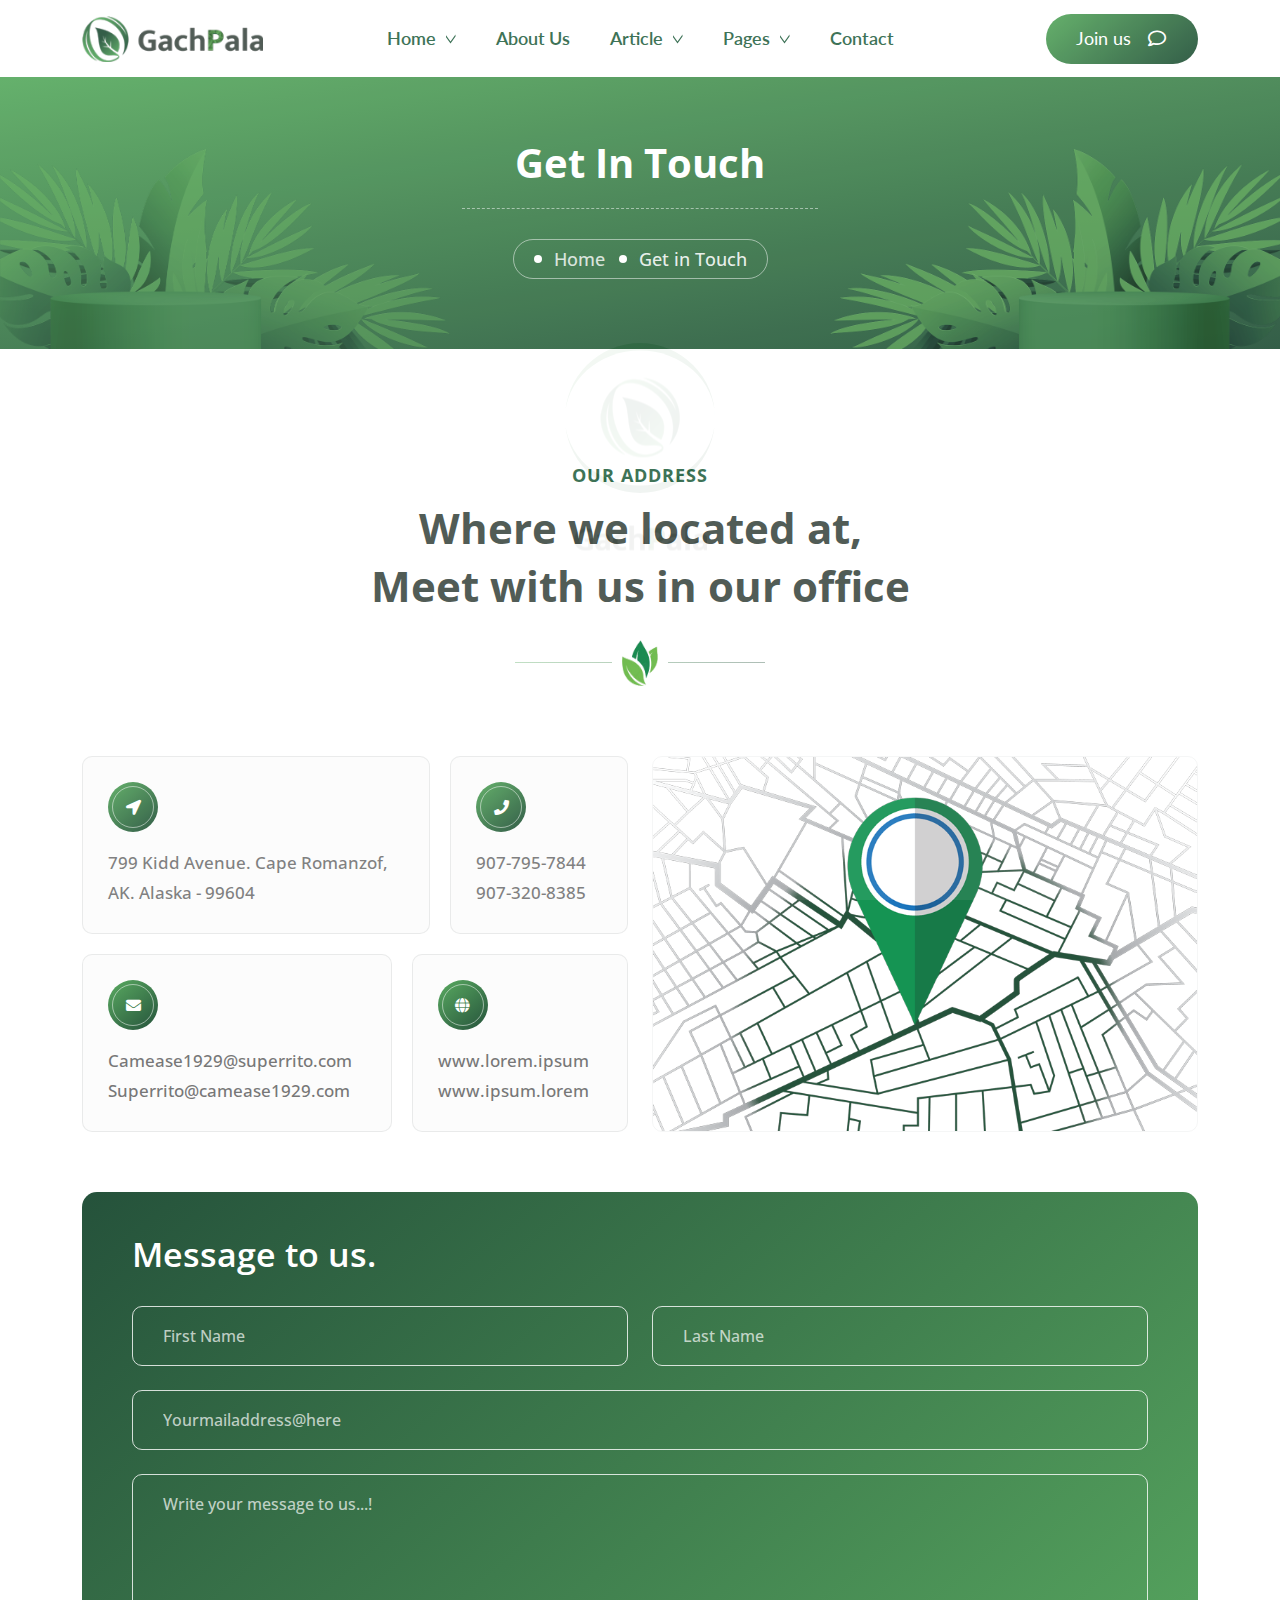
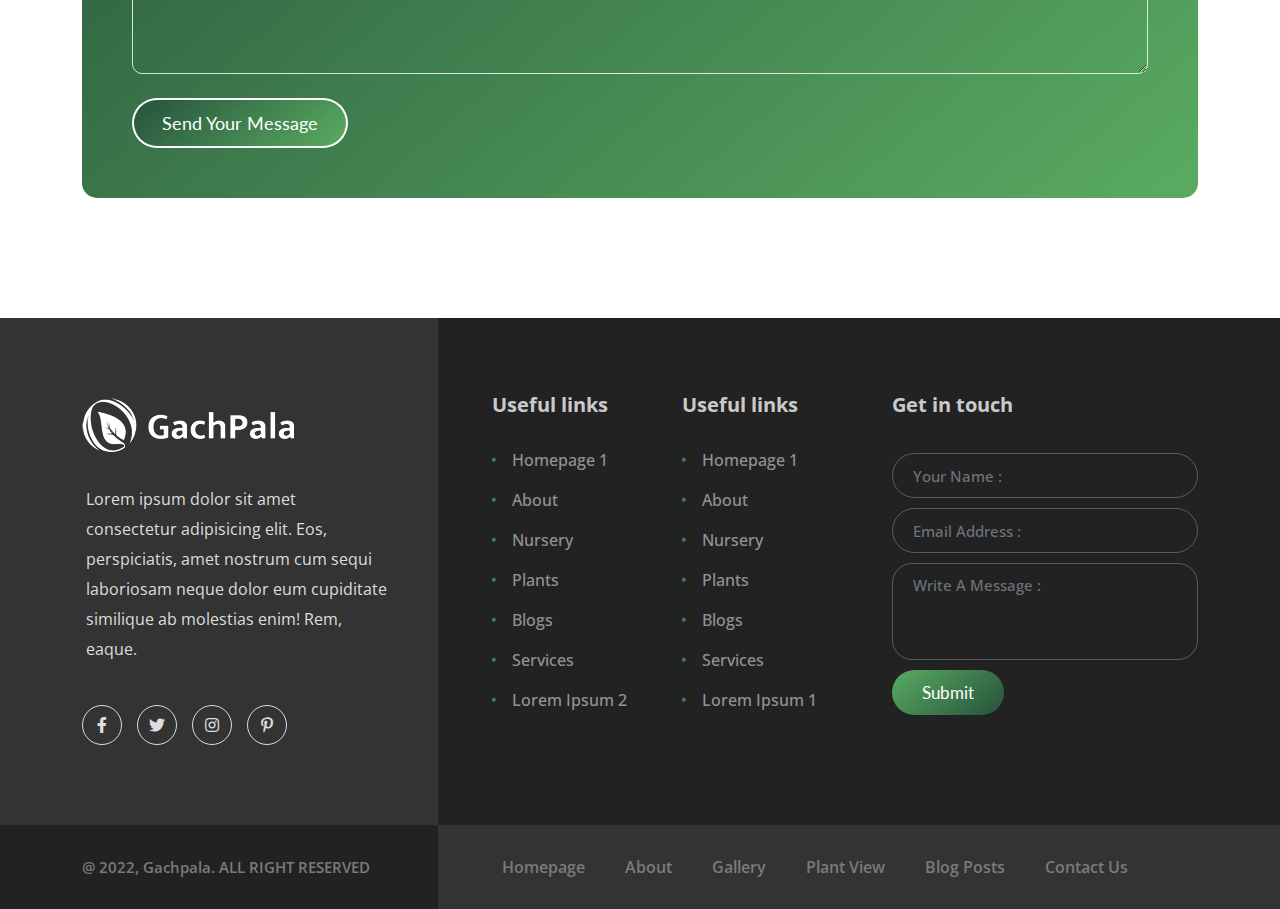
<file: contact.html>
<!DOCTYPE html>
<html lang="zxx">
<head>
    <meta http-equiv="Content-Type" content="text/html; charset=UTF-8">
    <meta http-equiv="X-UA-Compatible" content="IE=edge" />
    <meta http-equiv="X-UA-Compatible" content="ie=edge">
    <meta name="viewport" content="width=device-width, initial-scale=1">
    <title>Gachpala - Natural Plants Supplier HTML Template</title>
    <!-- favicon -->
    <link rel="shortcut icon" href="favicon.ico" type="image/x-icon">
    <!-- bootstrap -->
    <link rel="stylesheet" href="assets/css/bootstrap.min.css">
    <!-- animate css -->
    <link rel="stylesheet" href="assets/css/animate.css">
    <!-- font-awesome css -->
    <link rel="stylesheet" href="assets/css/all.css">
    <!-- main css -->
    <link rel="stylesheet" href="assets/css/style.css">
</head>
<body>

    <!-- preloader begin -->
    <div class="preloader">
        <div class="loader">
            <div class="loader-img">
                <img src="assets/img/preloader/preloader-icon.png" alt="" class="pr-icon">
                <img src="assets/img/preloader/preloader-text.png" alt="" class="pr-text">
            </div>
        </div>
    </div>
    <!-- preloader end -->

    <!-- header begin -->
    <div class="header header-2">
        <div class="container">
            <div class="row">
                <div class="col-xl-2 col-lg-2 d-xl-flex d-lg-flex d-block align-items-center">
                    <div class="row">
                        <div class="col-xl-12 col-lg-12 col-6">
                            <div class="logo">
                                <a href="index.html">
                                    <img src="assets/img/logo.png" alt="">
                                </a>
                            </div>
                        </div>
                        <div class="col-6 d-xl-none d-lg-none d-flex align-items-center">
                            <div class="both-elem">
                                <div class="contact-buttn contact-buttn-resp">
                                    <a href="#" class="nurs-btn">Join us <i class="far fa-comment"></i></a>
                                </div>
                                <button class="navbar-toggler" type="button" data-bs-toggle="collapse" data-bs-target="#navbarSupportedContent" aria-controls="navbarSupportedContent" aria-expanded="false" aria-label="Toggle navigation">
                                    <i class="fas fa-bars"></i>
                                </button>
                            </div>
                        </div>
                    </div>
                </div>
                <div class="col-xl-8 col-lg-8">
                    <div class="main-menu">
                        <nav class="navbar navbar-expand-lg">
                            <div class="collapse navbar-collapse" id="navbarSupportedContent">
                                <ul class="navbar-nav m-auto mb-lg-0">
                                    <li class="nav-item dropdown">
                                        <a class="nav-link dropdown-toggle" href="#" id="navbarDropdown" role="button" data-bs-toggle="dropdown" aria-expanded="false">
                                        Home
                                        </a>
                                        <ul class="dropdown-menu" aria-labelledby="navbarDropdown">
                                            <li><a class="dropdown-item" href="index.html">Homepage (1)</a></li>
                                            <li><a class="dropdown-item" href="index-2.html">Homepage (2)</a></li>
                                            <li><a class="dropdown-item" href="index-3.html">Homepage (3)</a></li>
                                        </ul>
                                    </li>
                                    <li class="nav-item">
                                        <a class="nav-link" href="about.html">About us</a>
                                    </li>
                                    <li class="nav-item dropdown">
                                        <a class="nav-link dropdown-toggle" href="#" id="article" role="button" data-bs-toggle="dropdown" aria-expanded="false">
                                        Article
                                        </a>
                                        <ul class="dropdown-menu" aria-labelledby="article">
                                            <li><a class="dropdown-item" href="blog.html">Article Right Sidebar</a></li>
                                            <li><a class="dropdown-item" href="blog-2.html">Article Left Sidebar</a></li>
                                            <li><a class="dropdown-item" href="blog-details.html">Single Article Details</a></li>
                                        </ul>
                                    </li>
                                    <li class="nav-item dropdown">
                                        <a class="nav-link dropdown-toggle" href="#" id="pages" role="button" data-bs-toggle="dropdown" aria-expanded="false">
                                        Pages
                                        </a>
                                        <ul class="dropdown-menu" aria-labelledby="pages">
                                            <li><a class="dropdown-item" href="plants-gallery.html">Plant gallery</a></li>
                                            <li><a class="dropdown-item" href="gallery-details.html">Gallery details</a></li>
                                            <li><a class="dropdown-item" href="error.html">Error 404</a></li>
                                            <li><a class="dropdown-item" href="login.html">Sign In</a></li>
                                            <li><a class="dropdown-item" href="register.html">Sign Up</a></li>
                                        </ul>
                                    </li>
                                    <li class="nav-item">
                                        <a class="nav-link" href="contact.html">Contact</a>
                                    </li>
                                </ul>
                            </div>
                        </nav>
                    </div>
                </div>
                <div class="col-xl-2 col-lg-2 d-xl-flex d-lg-flex d-block align-items-center">
                    <div class="contact-buttn">
                        <a href="contact.html" class="nurs-btn">Join us <i class="far fa-comment"></i></a>
                    </div>
                </div>
            </div>
        </div>
    </div>
    <!-- header end -->    

    <!-- breadcrumb begin -->
    <div class="breadcrumb-nursio">
        <div class="container">
            <div class="row justify-content-center">
                <div class="col-xl-4 col-lg-4 col-md-6 col-sm-6 text-center">
                    <h2 class="br-title">
                        Get in Touch
                    </h2>
                    <div class="br-links">
                        <ul>
                            <li>
                                <a href="index.html">Home</a>
                            </li>
                            <li>
                                Get in Touch
                            </li>
                        </ul>
                    </div>
                </div>
            </div>
        </div>
    </div>
    <!-- breadcrumb end -->

    <!-- contact begin -->
    <div class="contact-section">
        <div class="container">
            <div class="row justify-content-center">
                <div class="col-xl-10 col-lg-10">
                    <div class="section-title">
                        <span class="sub-title">Our address</span>
                        <h2 class="title">Where we located at,<br/> Meet with us in our office</h2>
                    </div>
                </div>
            </div>
            <div class="row">
                <div class="col-xl-6 col-lg-7">
                    <div class="single-contact-box">
                        <ul>
                            <li>
                                <span class="info-icon">
                                    <i class="fas fa-location-arrow"></i>
                                </span>
                                <span class="info-text">
                                    799 Kidd Avenue. Cape Romanzof,<br/> AK. Alaska - 99604
                                </span>
                            </li>
                            <li>
                                <span class="info-icon">
                                    <i class="fas fa-phone"></i>
                                </span>
                                <span class="info-text">
                                    907-795-7844<br/>907-320-8385
                                </span>
                            </li>
                            <li>
                                <span class="info-icon">
                                    <i class="fas fa-envelope"></i>
                                </span>
                                <span class="info-text">
                                    Camease1929@superrito.com<br/>
                                    Superrito@camease1929.com
                                </span>
                            </li>
                            <li>
                                <span class="info-icon">
                                    <i class="fas fa-globe"></i>
                                </span>
                                <span class="info-text">
                                    www.lorem.ipsum<br/>
                                    www.ipsum.lorem
                                </span>
                            </li>
                        </ul>
                    </div>
                </div>
                <div class="col-xl-6 col-lg-5">
                    <div class="contact-maps">
                        <img src="assets/img/maps.png" alt="">
                    </div>
                </div>
            </div>
            <div class="message-us-form">
                <h2 class="title">
                    Message to us.
                </h2>
                <form>
                    <div class="row">
                        <div class="col-xl-6 col-lg-6">
                            <input type="text" placeholder="First Name">
                        </div>
                        <div class="col-xl-6 col-lg-6">
                            <input type="text" placeholder="Last Name">
                        </div>
                    </div>
                    <input type="email" placeholder="Yourmailaddress@here">
                    <textarea placeholder="Write your message to us...!"></textarea>
                    <button type="submit" class="nurs-btn-3">Send Your Message</button>
                </form>
            </div>
        </div>
    </div>
    <!-- contact end -->

    <!-- footer begin -->
    <div class="footer">
        <div class="footer-top">
            <div class="container">
                <div class="row">
                    <div class="col-xl-4 col-lg-5 col-md-4">
                        <div class="part-about">
                            <a href="index.html" class="footer-logo">
                                <img src="assets/img/logo1.png" alt="">
                            </a>
                            <p>Lorem ipsum dolor sit amet consectetur adipisicing elit. Eos, perspiciatis, amet nostrum cum sequi laboriosam neque dolor eum cupiditate similique ab molestias enim! Rem, eaque.</p>
                            <div class="part-social">
                                <ul>
                                    <li>
                                        <a href="#0" class="single-social">
                                            <i class="fab fa-facebook-f"></i>
                                        </a>
                                    </li>
                                    <li>
                                        <a href="#0" class="single-social">
                                            <i class="fab fa-twitter"></i>
                                        </a>
                                    </li>
                                    <li>
                                        <a href="#0" class="single-social">
                                            <i class="fab fa-instagram"></i>
                                        </a>
                                    </li>
                                    <li>
                                        <a href="#0" class="single-social">
                                            <i class="fab fa-pinterest-p"></i>
                                        </a>
                                    </li>
                                </ul>
                            </div>
                        </div>
                    </div>
                    <div class="col-xl-2 col-lg-3 col-md-4 col-sm-6">
                        <div class="usefull-link">
                            <h3 class="title">
                                Useful links
                            </h3>
                            <ul>
                                <li>
                                    <a href="#0">
                                        Homepage 1
                                    </a>
                                </li>
                                <li>
                                    <a href="#0">
                                        About
                                    </a>
                                </li> 
                                <li>
                                    <a href="#0">
                                        Nursery
                                    </a>
                                </li>
                                <li>
                                    <a href="#0">
                                        Plants
                                    </a>
                                </li>
                                <li>
                                    <a href="#0">
                                        Blogs
                                    </a>
                                </li>
                                <li>
                                    <a href="#0">
                                        Services
                                    </a>
                                </li>
                                <li>
                                    <a href="#0">
                                        lorem ipsum 2
                                    </a>
                                </li>
                            </ul>
                        </div>
                    </div>
                    <div class="col-xl-2 col-lg-4 col-md-4 col-sm-6">
                        <div class="usefull-link ul-2">
                            <h3 class="title">
                                Useful links
                            </h3>
                            <ul>
                                <li>
                                    <a href="#0">
                                        Homepage 1
                                    </a>
                                </li>
                                <li>
                                    <a href="#0">
                                        About
                                    </a>
                                </li> 
                                <li>
                                    <a href="#0">
                                        Nursery
                                    </a>
                                </li>
                                <li>
                                    <a href="#0">
                                        Plants
                                    </a>
                                </li>
                                <li>
                                    <a href="#0">
                                        Blogs
                                    </a>
                                </li>
                                <li>
                                    <a href="#0">
                                        Services
                                    </a>
                                </li>
                                <li>
                                    <a href="#0">
                                        Lorem ipsum 1
                                    </a>
                                </li>
                            </ul>
                        </div>
                    </div>
                    <div class="col-xl-4 col-lg-12">
                        <div class="contact-form">
                            <h3 class="title">Get in touch</h3>
                            <form>
                                <div>
                                    <input type="text" class="form-control" id="exampleFormControlInput2" placeholder="Your Name :">
                                </div>
                                <div>
                                    <input type="email" class="form-control" id="exampleFormControlInput1" placeholder="Email Address :">
                                </div>
                                <div>
                                    <textarea class="form-control" id="exampleFormControlTextarea1" rows="3" placeholder="Write A Message :"></textarea>
                                </div>
                                <button class="nurs-btn nurs-btn-small">Submit</button>
                            </form>
                        </div>
                    </div>
                </div>
            </div>
        </div>
        <div class="footer-bottom" id="footerSec">
            <div class="container">
                <div class="row">
                    <div class="col-xl-4 col-lg-12">
                        <p>@ 2022, Gachpala. ALL RIGHT RESERVED</p>
                    </div>
                    <div class="col-xl-8 col-lg-12">
                        <div class="footer-menu">
                            <ul>
                                <li>
                                    <a href="index-2.html">homepage</a>
                                </li>
                                <li>
                                    <a href="about.html">about</a>
                                </li>
                                <li>
                                    <a href="plants-gallery.html">gallery</a>
                                </li>
                                <li>
                                    <a href="gallery-details.html">plant view</a>
                                </li>
                                <li>
                                    <a href="blog.html">blog posts</a>
                                </li>
                                <li>
                                    <a href="contact.html">Contact Us</a>
                                </li>
                            </ul>
                        </div>
                    </div>
                </div>
            </div>
        </div>
    </div>
    <!-- footer end -->

    <!-- back to button begin -->
    <div class="back-to-top-btn">
        <a href="#">
            <img src="assets/img/icon/arrow.svg" alt="">
        </a>
    </div>
    <!-- back to top button end -->

    <!-- jQuery js -->
    <script src="assets/js/jquery-3.6.0.min.js"></script>
    <!-- bootstrap -->
    <script src="assets/js/bootstrap.bundle.min.js"></script>
    <!-- main js -->
    <script src="assets/js/main.js"></script>
</body>
</html>
</file>
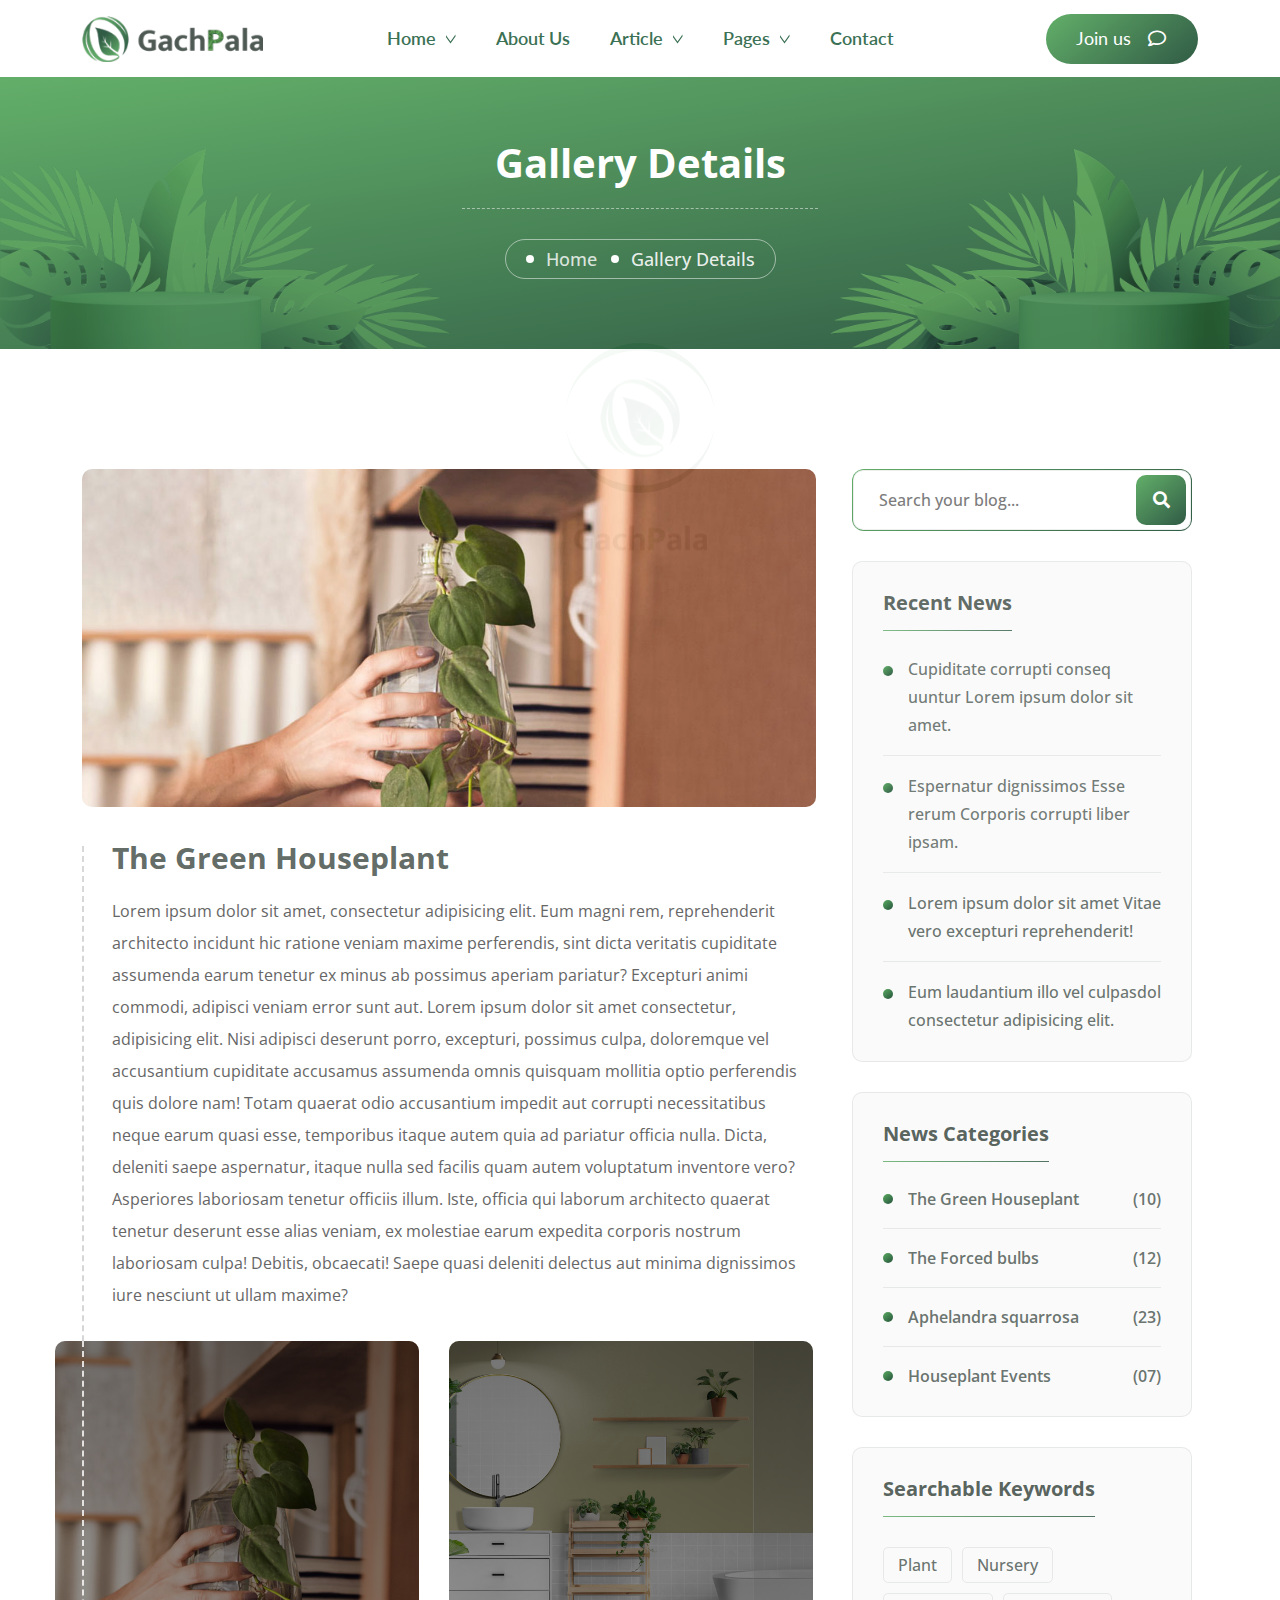
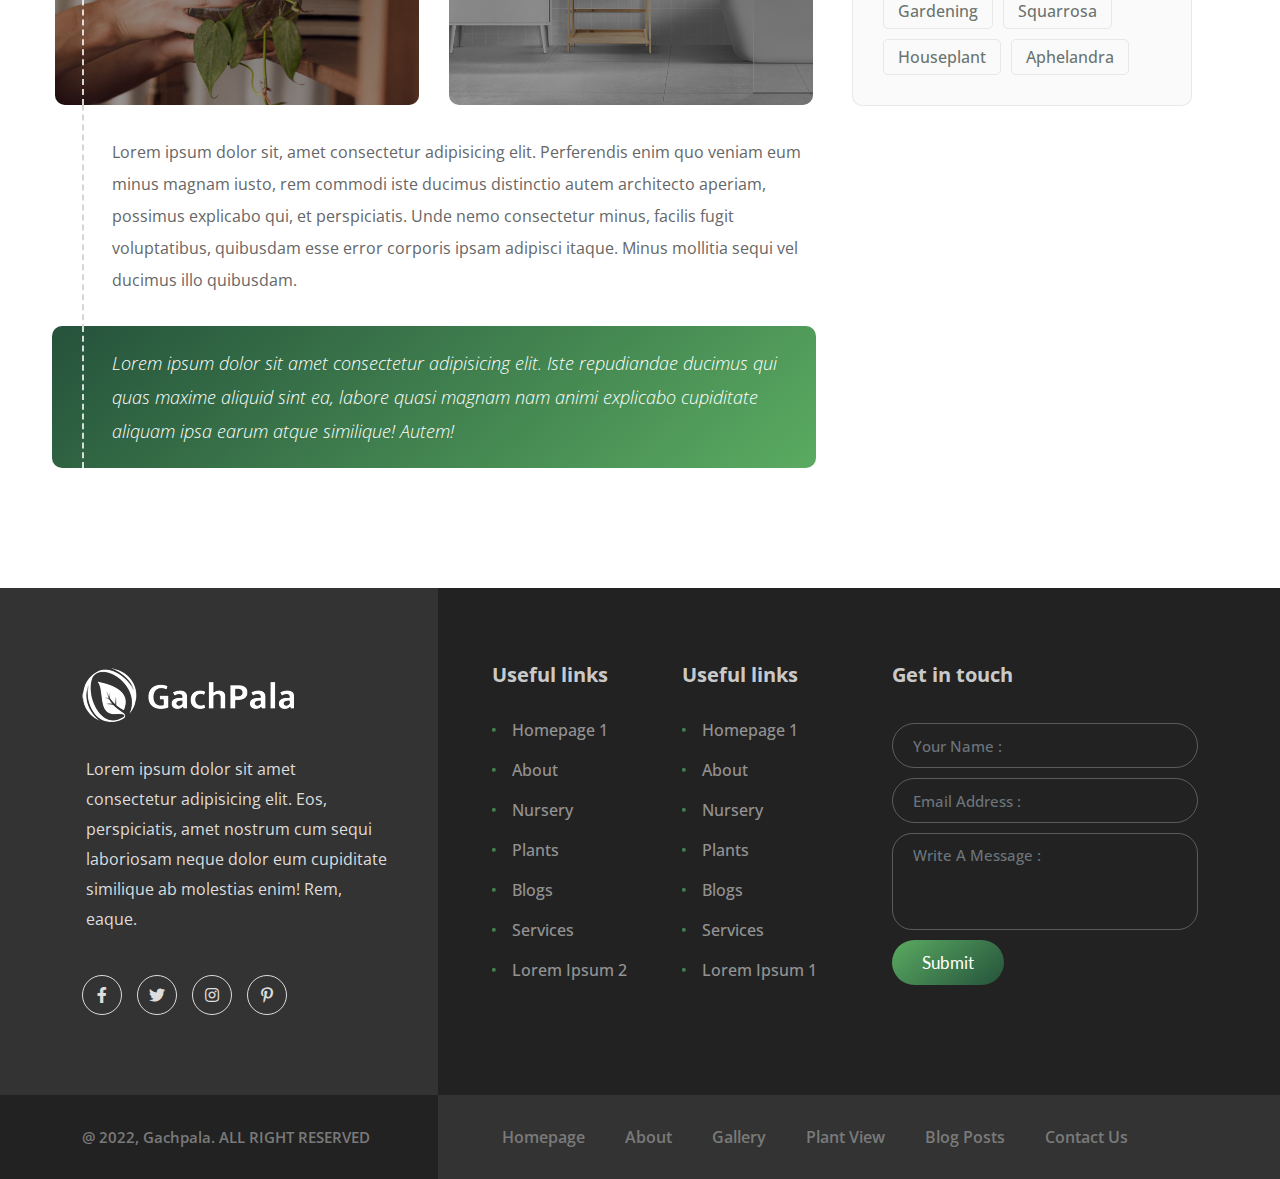
<file: gallery-details.html>
<!DOCTYPE html>
<html lang="zxx">
<head>
    <meta http-equiv="Content-Type" content="text/html; charset=UTF-8">
    <meta http-equiv="X-UA-Compatible" content="IE=edge" />
    <meta http-equiv="X-UA-Compatible" content="ie=edge">
    <meta name="viewport" content="width=device-width, initial-scale=1">
    <title>Gachpala - Natural Plants Supplier HTML Template</title>
    <!-- favicon -->
    <link rel="shortcut icon" href="favicon.ico" type="image/x-icon">
    <!-- bootstrap -->
    <link rel="stylesheet" href="assets/css/bootstrap.min.css">
    <!-- animate css -->
    <link rel="stylesheet" href="assets/css/animate.css">
    <!-- owl carosel css -->
    <link rel="stylesheet" href="assets/css/owl.carousel.min.css">
    <!-- font-awesome css -->
    <link rel="stylesheet" href="assets/css/all.css">
    <!-- modal-video css -->
    <link rel="stylesheet" href="assets/css/modal-video.min.css">
    <!-- main css -->
    <link rel="stylesheet" href="assets/css/style.css">
</head>
<body>

    <!-- preloader begin -->
    <div class="preloader">
        <div class="loader">
            <div class="loader-img">
                <img src="assets/img/preloader/preloader-icon.png" alt="" class="pr-icon">
                <img src="assets/img/preloader/preloader-text.png" alt="" class="pr-text">
            </div>
        </div>
    </div>
    <!-- preloader end -->

    <!-- header begin -->
    <div class="header header-2">
        <div class="container">
            <div class="row">
                <div class="col-xl-2 col-lg-2 d-xl-flex d-lg-flex d-block align-items-center">
                    <div class="row">
                        <div class="col-xl-12 col-lg-12 col-6">
                            <div class="logo">
                                <a href="index.html">
                                    <img src="assets/img/logo.png" alt="">
                                </a>
                            </div>
                        </div>
                        <div class="col-6 d-xl-none d-lg-none d-flex align-items-center">
                            <div class="both-elem">
                                <div class="contact-buttn contact-buttn-resp">
                                    <a href="#" class="nurs-btn">Join us <i class="far fa-comment"></i></a>
                                </div>
                                <button class="navbar-toggler" type="button" data-bs-toggle="collapse" data-bs-target="#navbarSupportedContent" aria-controls="navbarSupportedContent" aria-expanded="false" aria-label="Toggle navigation">
                                    <i class="fas fa-bars"></i>
                                </button>
                            </div>
                        </div>
                    </div>
                </div>
                <div class="col-xl-8 col-lg-8">
                    <div class="main-menu">
                        <nav class="navbar navbar-expand-lg">
                            <div class="collapse navbar-collapse" id="navbarSupportedContent">
                                <ul class="navbar-nav m-auto mb-lg-0">
                                    <li class="nav-item dropdown">
                                        <a class="nav-link dropdown-toggle" href="#" id="navbarDropdown" role="button" data-bs-toggle="dropdown" aria-expanded="false">
                                        Home
                                        </a>
                                        <ul class="dropdown-menu" aria-labelledby="navbarDropdown">
                                            <li><a class="dropdown-item" href="index.html">Homepage (1)</a></li>
                                            <li><a class="dropdown-item" href="index-2.html">Homepage (2)</a></li>
                                            <li><a class="dropdown-item" href="index-3.html">Homepage (3)</a></li>
                                        </ul>
                                    </li>
                                    <li class="nav-item">
                                        <a class="nav-link" href="about.html">About us</a>
                                    </li>
                                    <li class="nav-item dropdown">
                                        <a class="nav-link dropdown-toggle" href="#" id="article" role="button" data-bs-toggle="dropdown" aria-expanded="false">
                                        Article
                                        </a>
                                        <ul class="dropdown-menu" aria-labelledby="article">
                                            <li><a class="dropdown-item" href="blog.html">Article Right Sidebar</a></li>
                                            <li><a class="dropdown-item" href="blog-2.html">Article Left Sidebar</a></li>
                                            <li><a class="dropdown-item" href="blog-details.html">Single Article Details</a></li>
                                        </ul>
                                    </li>
                                    <li class="nav-item dropdown">
                                        <a class="nav-link dropdown-toggle" href="#" id="pages" role="button" data-bs-toggle="dropdown" aria-expanded="false">
                                        Pages
                                        </a>
                                        <ul class="dropdown-menu" aria-labelledby="pages">
                                            <li><a class="dropdown-item" href="plants-gallery.html">Plant gallery</a></li>
                                            <li><a class="dropdown-item" href="gallery-details.html">Gallery details</a></li>
                                            <li><a class="dropdown-item" href="error.html">Error 404</a></li>
                                            <li><a class="dropdown-item" href="login.html">Sign In</a></li>
                                            <li><a class="dropdown-item" href="register.html">Sign Up</a></li>
                                        </ul>
                                    </li>
                                    <li class="nav-item">
                                        <a class="nav-link" href="contact.html">Contact</a>
                                    </li>
                                </ul>
                            </div>
                        </nav>
                    </div>
                </div>
                <div class="col-xl-2 col-lg-2 d-xl-flex d-lg-flex d-block align-items-center">
                    <div class="contact-buttn">
                        <a href="contact.html" class="nurs-btn">Join us <i class="far fa-comment"></i></a>
                    </div>
                </div>
            </div>
        </div>
    </div>
    <!-- header end -->    

    <!-- breadcrumb begin -->
    <div class="breadcrumb-nursio">
        <div class="container">
            <div class="row justify-content-center">
                <div class="col-xl-4 col-lg-4 col-md-6 col-sm-6 text-center">
                    <h2 class="br-title">
                        Gallery Details
                    </h2>
                    <div class="br-links">
                        <ul>
                            <li>
                                <a href="index.html">Home</a>
                            </li>
                            <li>
                                Gallery Details
                            </li>
                        </ul>
                    </div>
                </div>
            </div>
        </div>
    </div>
    <!-- breadcrumb end -->

    <!-- blog begin -->
    <div class="blog blog-details gallery-datails-page">
        <div class="container">
            <div class="row custom-gutter">
                <div class="col-xl-8 col-lg-8">
                    <div class="single-blog">
                        <div class="part-img">
                            <img src="assets/img/gallery/gallery-details.jpg" alt="">
                        </div>
                        <div class="part-text">
                            <h4 class="title">The Green Houseplant</h4>
                            <p>Lorem ipsum dolor sit amet, consectetur adipisicing elit. Eum magni rem, reprehenderit architecto incidunt hic ratione veniam maxime perferendis, sint dicta veritatis cupiditate assumenda earum tenetur ex minus ab possimus aperiam pariatur? Excepturi animi commodi, adipisci veniam error sunt aut. Lorem ipsum dolor sit amet consectetur, adipisicing elit. Nisi adipisci deserunt porro, excepturi, possimus culpa, doloremque vel accusantium cupiditate accusamus assumenda omnis quisquam mollitia optio perferendis quis dolore nam! Totam quaerat odio accusantium impedit aut corrupti necessitatibus neque earum quasi esse, temporibus itaque autem quia ad pariatur officia nulla. Dicta, deleniti saepe aspernatur, itaque nulla sed facilis quam autem voluptatum inventore vero? Asperiores laboriosam tenetur officiis illum. Iste, officia qui laborum architecto quaerat tenetur deserunt esse alias veniam, ex molestiae earum expedita corporis nostrum laboriosam culpa! Debitis, obcaecati! Saepe quasi deleniti delectus aut minima dignissimos iure nesciunt ut ullam maxime?</p>
                            <div class="blog-inside-img">
                                <div class="row">
                                    <div class="col-xl-6 col-lg-6 col-md-6 col-sm-6">
                                        <div class="single-img">
                                            <img src="assets/img/gallery/img1.jpg" alt="">
                                        </div>
                                    </div>
                                    <div class="col-xl-6 col-lg-6 col-md-6 col-sm-6">
                                        <div class="single-img">
                                            <img src="assets/img/gallery/img2.jpg" alt="">
                                        </div>
                                    </div>
                                </div>
                            </div>
                            <p>Lorem ipsum dolor sit, amet consectetur adipisicing elit. Perferendis enim quo veniam eum minus magnam iusto, rem commodi iste ducimus distinctio autem architecto aperiam, possimus explicabo qui, et perspiciatis. Unde nemo consectetur minus, facilis fugit voluptatibus, quibusdam esse error corporis ipsam adipisci itaque. Minus mollitia sequi vel ducimus illo quibusdam.</p>
                            <P class="special">
                                Lorem ipsum dolor sit amet consectetur adipisicing elit. Iste repudiandae ducimus qui quas maxime aliquid sint ea, labore quasi magnam nam animi explicabo cupiditate aliquam ipsa earum atque similique! Autem!
                            </P>
                        </div>
                    </div>
                </div>
                <div class="col-xl-4 col-lg-4">
                    <div class="blog-sidebar">
                        <div class="row">
                            <div class="col-xl-12 col-lg-12 col-md-6">
                                <div class="row">
                                    <div class="col-md-12">
                                        <div class="search-box">
                                            <form>
                                                <input type="text" placeholder="Search your blog...">
                                                <button class="src-bt">
                                                    <i class="fas fa-search"></i>
                                                </button>
                                            </form>
                                        </div>
                                        <div class="single-elem recent-nws">
                                            <h3 class="title-sidebar">
                                                Recent News
                                            </h3>
                                            <ul>
                                                <li>
                                                    <a href="blog-details.html">Cupiditate corrupti conseq uuntur Lorem ipsum dolor sit amet.</a>
                                                </li>
                                                <li>
                                                    <a href="blog-details.html">Espernatur dignissimos Esse rerum Corporis corrupti liber ipsam.</a>
                                                </li>
                                                <li>
                                                    <a href="blog-details.html">Lorem ipsum dolor sit amet Vitae vero excepturi reprehenderit!</a>
                                                </li>
                                                <li>
                                                    <a href="blog-details.html">Eum laudantium illo vel culpasdol consectetur adipisicing elit.</a>
                                                </li>
                                            </ul>
                                        </div>
                                    </div>
                                </div>
                            </div>
                            <div class="col-xl-12 col-lg-12 col-md-6">
                                <div class="row">
                                    <div class="col-md-12">
                                        <div class="single-elem catgr">
                                            <h3 class="title-sidebar">
                                                News Categories
                                            </h3>
                                            <ul>
                                                <li>
                                                    <a href="#0">The Green Houseplant <span class="number">(10)</span></a>
                                                </li>
                                                <li>
                                                    <a href="#0">The Forced bulbs <span class="number">(12)</span></a>
                                                </li>
                                                <li>
                                                    <a href="#0">Aphelandra squarrosa <span class="number">(23)</span></a>
                                                </li>
                                                <li>
                                                    <a href="#0">Houseplant Events <span class="number">(07)</span></a>
                                                </li>
                                            </ul>
                                        </div>
                                    </div>
                                    <div class="col-md-12">
                                        <div class="single-elem tags">
                                            <h3 class="title-sidebar">
                                                Searchable Keywords
                                            </h3>
                                            <ul>
                                                <li>
                                                    <a href="#0">plant</a>
                                                </li>
                                                <li>
                                                    <a href="#0">Nursery</a>
                                                </li>
                                                <li>
                                                    <a href="#0">gardening</a>
                                                </li>
                                                <li>
                                                    <a href="#0">squarrosa</a>
                                                </li>
                                                <li>
                                                    <a href="#0">Houseplant</a>
                                                </li>
                                                <li>
                                                    <a href="#0">Aphelandra</a>
                                                </li>
                                            </ul>
                                        </div>
                                    </div>
                                </div>
                            </div>
                        </div>
                    </div>
                </div>
            </div>
        </div>
    </div>
    <!-- blog end -->

    <!-- footer begin -->
    <div class="footer">
        <div class="footer-top">
            <div class="container">
                <div class="row">
                    <div class="col-xl-4 col-lg-5 col-md-4">
                        <div class="part-about">
                            <a href="index.html" class="footer-logo">
                                <img src="assets/img/logo1.png" alt="">
                            </a>
                            <p>Lorem ipsum dolor sit amet consectetur adipisicing elit. Eos, perspiciatis, amet nostrum cum sequi laboriosam neque dolor eum cupiditate similique ab molestias enim! Rem, eaque.</p>
                            <div class="part-social">
                                <ul>
                                    <li>
                                        <a href="#0" class="single-social">
                                            <i class="fab fa-facebook-f"></i>
                                        </a>
                                    </li>
                                    <li>
                                        <a href="#0" class="single-social">
                                            <i class="fab fa-twitter"></i>
                                        </a>
                                    </li>
                                    <li>
                                        <a href="#0" class="single-social">
                                            <i class="fab fa-instagram"></i>
                                        </a>
                                    </li>
                                    <li>
                                        <a href="#0" class="single-social">
                                            <i class="fab fa-pinterest-p"></i>
                                        </a>
                                    </li>
                                </ul>
                            </div>
                        </div>
                    </div>
                    <div class="col-xl-2 col-lg-3 col-md-4 col-sm-6">
                        <div class="usefull-link">
                            <h3 class="title">
                                Useful links
                            </h3>
                            <ul>
                                <li>
                                    <a href="#0">
                                        Homepage 1
                                    </a>
                                </li>
                                <li>
                                    <a href="#0">
                                        About
                                    </a>
                                </li> 
                                <li>
                                    <a href="#0">
                                        Nursery
                                    </a>
                                </li>
                                <li>
                                    <a href="#0">
                                        Plants
                                    </a>
                                </li>
                                <li>
                                    <a href="#0">
                                        Blogs
                                    </a>
                                </li>
                                <li>
                                    <a href="#0">
                                        Services
                                    </a>
                                </li>
                                <li>
                                    <a href="#0">
                                        lorem ipsum 2
                                    </a>
                                </li>
                            </ul>
                        </div>
                    </div>
                    <div class="col-xl-2 col-lg-4 col-md-4 col-sm-6">
                        <div class="usefull-link ul-2">
                            <h3 class="title">
                                Useful links
                            </h3>
                            <ul>
                                <li>
                                    <a href="#0">
                                        Homepage 1
                                    </a>
                                </li>
                                <li>
                                    <a href="#0">
                                        About
                                    </a>
                                </li> 
                                <li>
                                    <a href="#0">
                                        Nursery
                                    </a>
                                </li>
                                <li>
                                    <a href="#0">
                                        Plants
                                    </a>
                                </li>
                                <li>
                                    <a href="#0">
                                        Blogs
                                    </a>
                                </li>
                                <li>
                                    <a href="#0">
                                        Services
                                    </a>
                                </li>
                                <li>
                                    <a href="#0">
                                        Lorem ipsum 1
                                    </a>
                                </li>
                            </ul>
                        </div>
                    </div>
                    <div class="col-xl-4 col-lg-12">
                        <div class="contact-form">
                            <h3 class="title">Get in touch</h3>
                            <form>
                                <div>
                                    <input type="text" class="form-control" id="exampleFormControlInput2" placeholder="Your Name :">
                                </div>
                                <div>
                                    <input type="email" class="form-control" id="exampleFormControlInput1" placeholder="Email Address :">
                                </div>
                                <div>
                                    <textarea class="form-control" id="exampleFormControlTextarea1" rows="3" placeholder="Write A Message :"></textarea>
                                </div>
                                <button class="nurs-btn nurs-btn-small">Submit</button>
                            </form>
                        </div>
                    </div>
                </div>
            </div>
        </div>
        <div class="footer-bottom" id="footerSec">
            <div class="container">
                <div class="row">
                    <div class="col-xl-4 col-lg-12">
                        <p>@ 2022, Gachpala. ALL RIGHT RESERVED</p>
                    </div>
                    <div class="col-xl-8 col-lg-12">
                        <div class="footer-menu">
                            <ul>
                                <li>
                                    <a href="index-2.html">homepage</a>
                                </li>
                                <li>
                                    <a href="about.html">about</a>
                                </li>
                                <li>
                                    <a href="plants-gallery.html">gallery</a>
                                </li>
                                <li>
                                    <a href="gallery-details.html">plant view</a>
                                </li>
                                <li>
                                    <a href="blog.html">blog posts</a>
                                </li>
                                <li>
                                    <a href="contact.html">Contact Us</a>
                                </li>
                            </ul>
                        </div>
                    </div>
                </div>
            </div>
        </div>
    </div>
    <!-- footer end -->

    <!-- back to button begin -->
    <div class="back-to-top-btn">
        <a href="#">
            <img src="assets/img/icon/arrow.svg" alt="">
        </a>
    </div>
    <!-- back to top button end -->

    <!-- jQuery js -->
    <script src="assets/js/jquery-3.6.0.min.js"></script>
    <!-- bootstrap -->
    <script src="assets/js/bootstrap.bundle.min.js"></script>
    <!-- main js -->
    <script src="assets/js/main.js"></script>
</body>
</html>
</file>
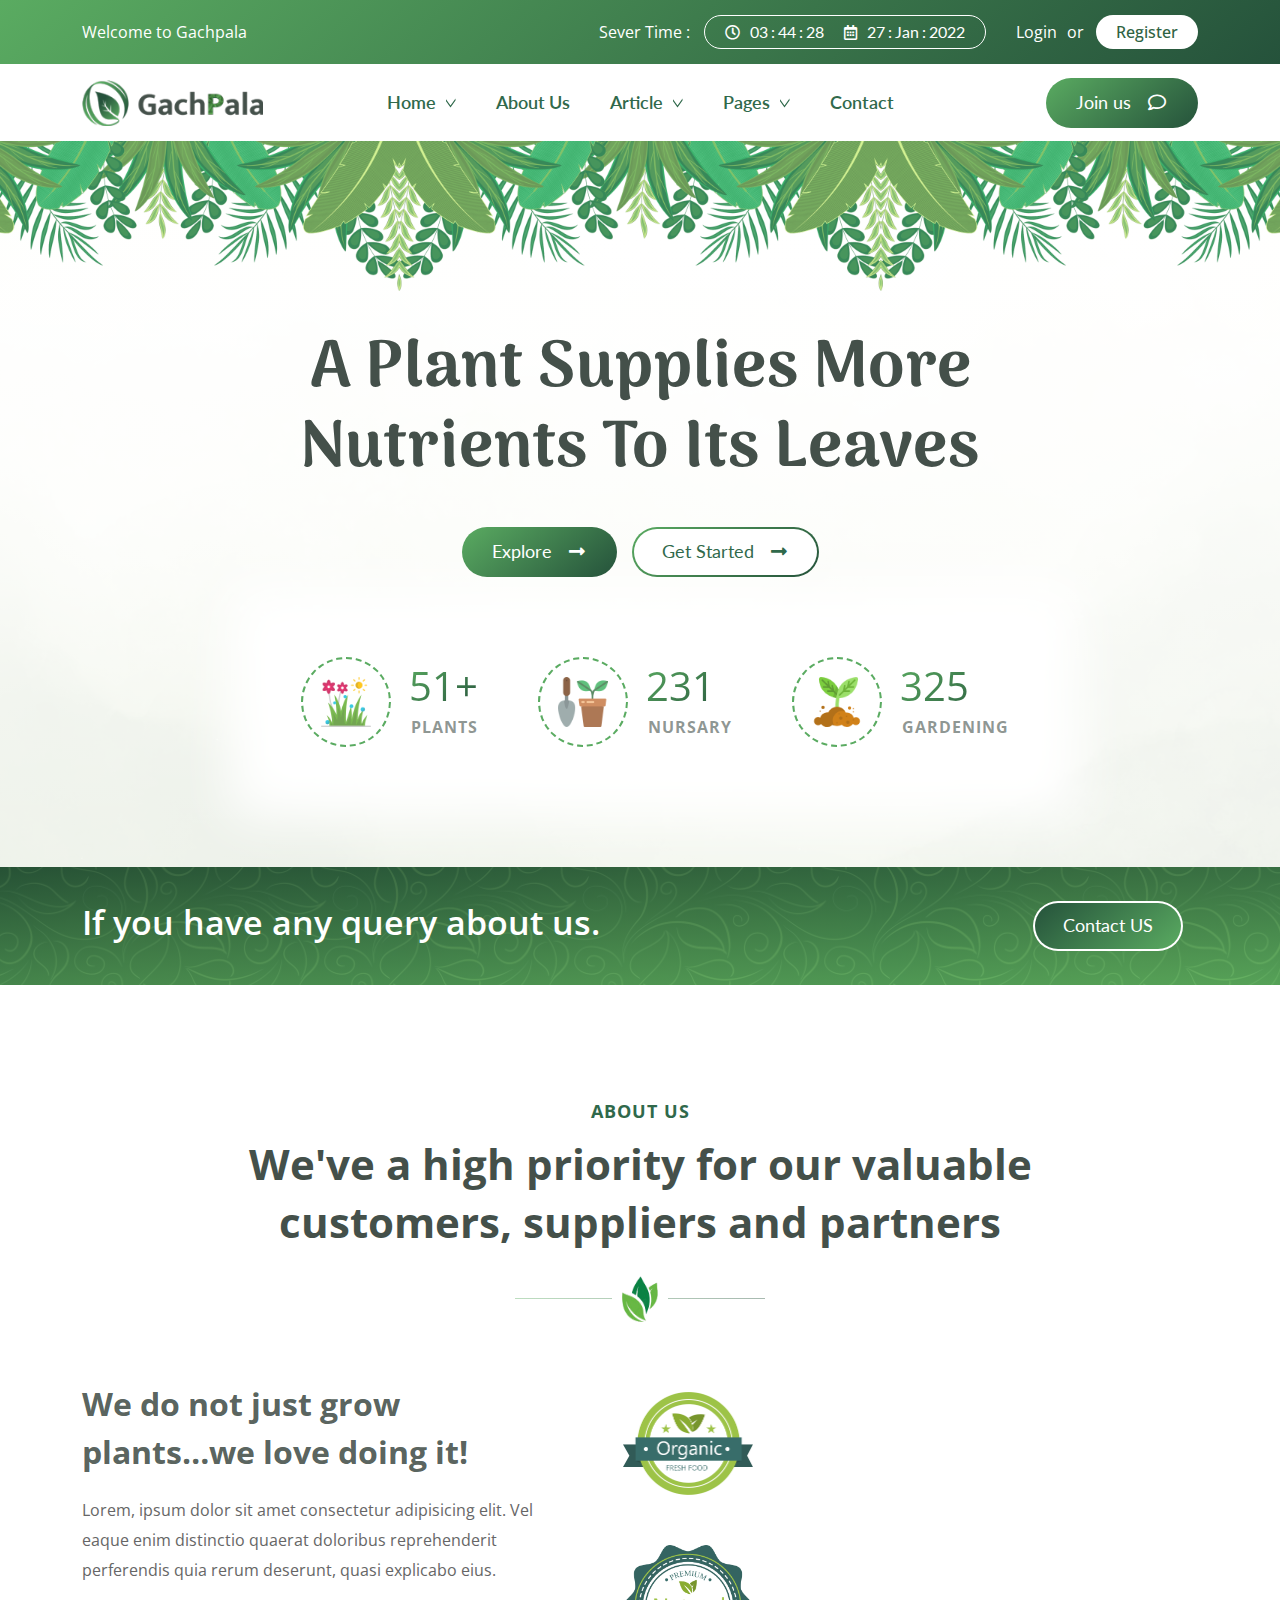
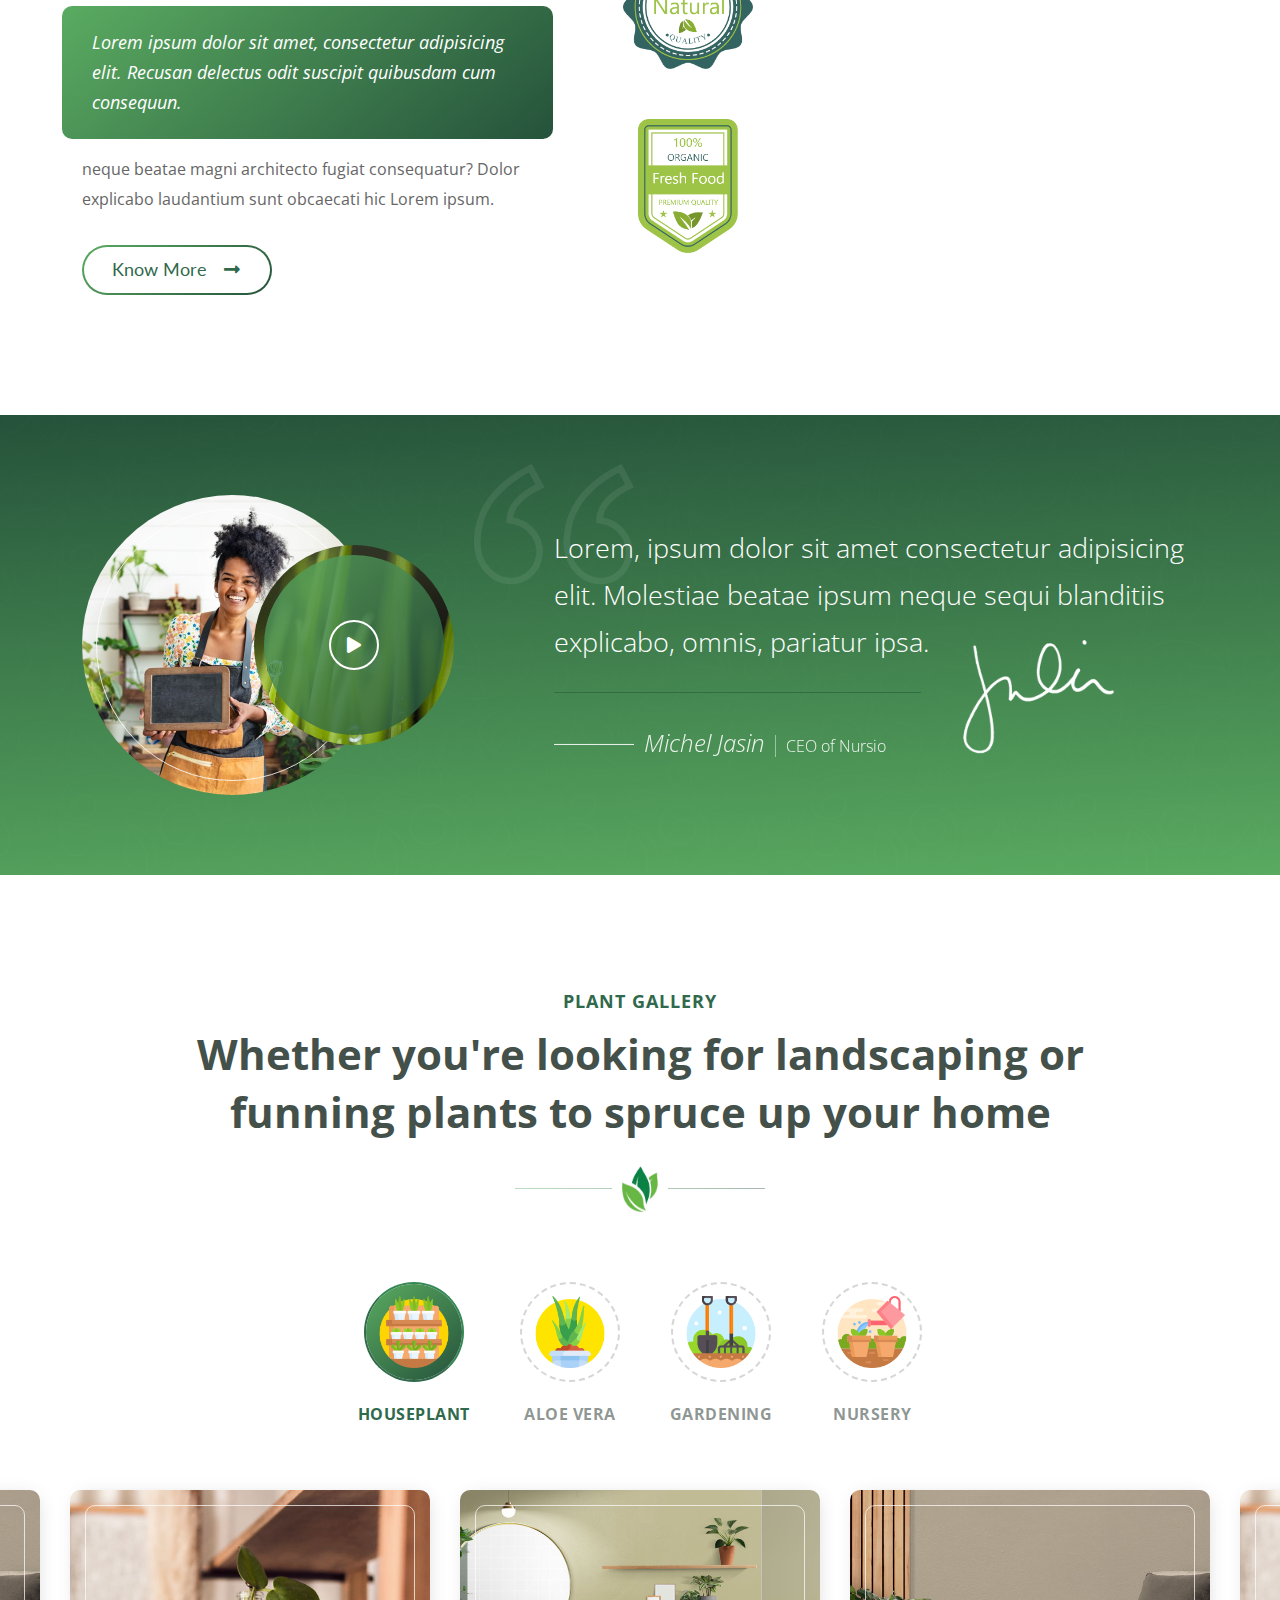
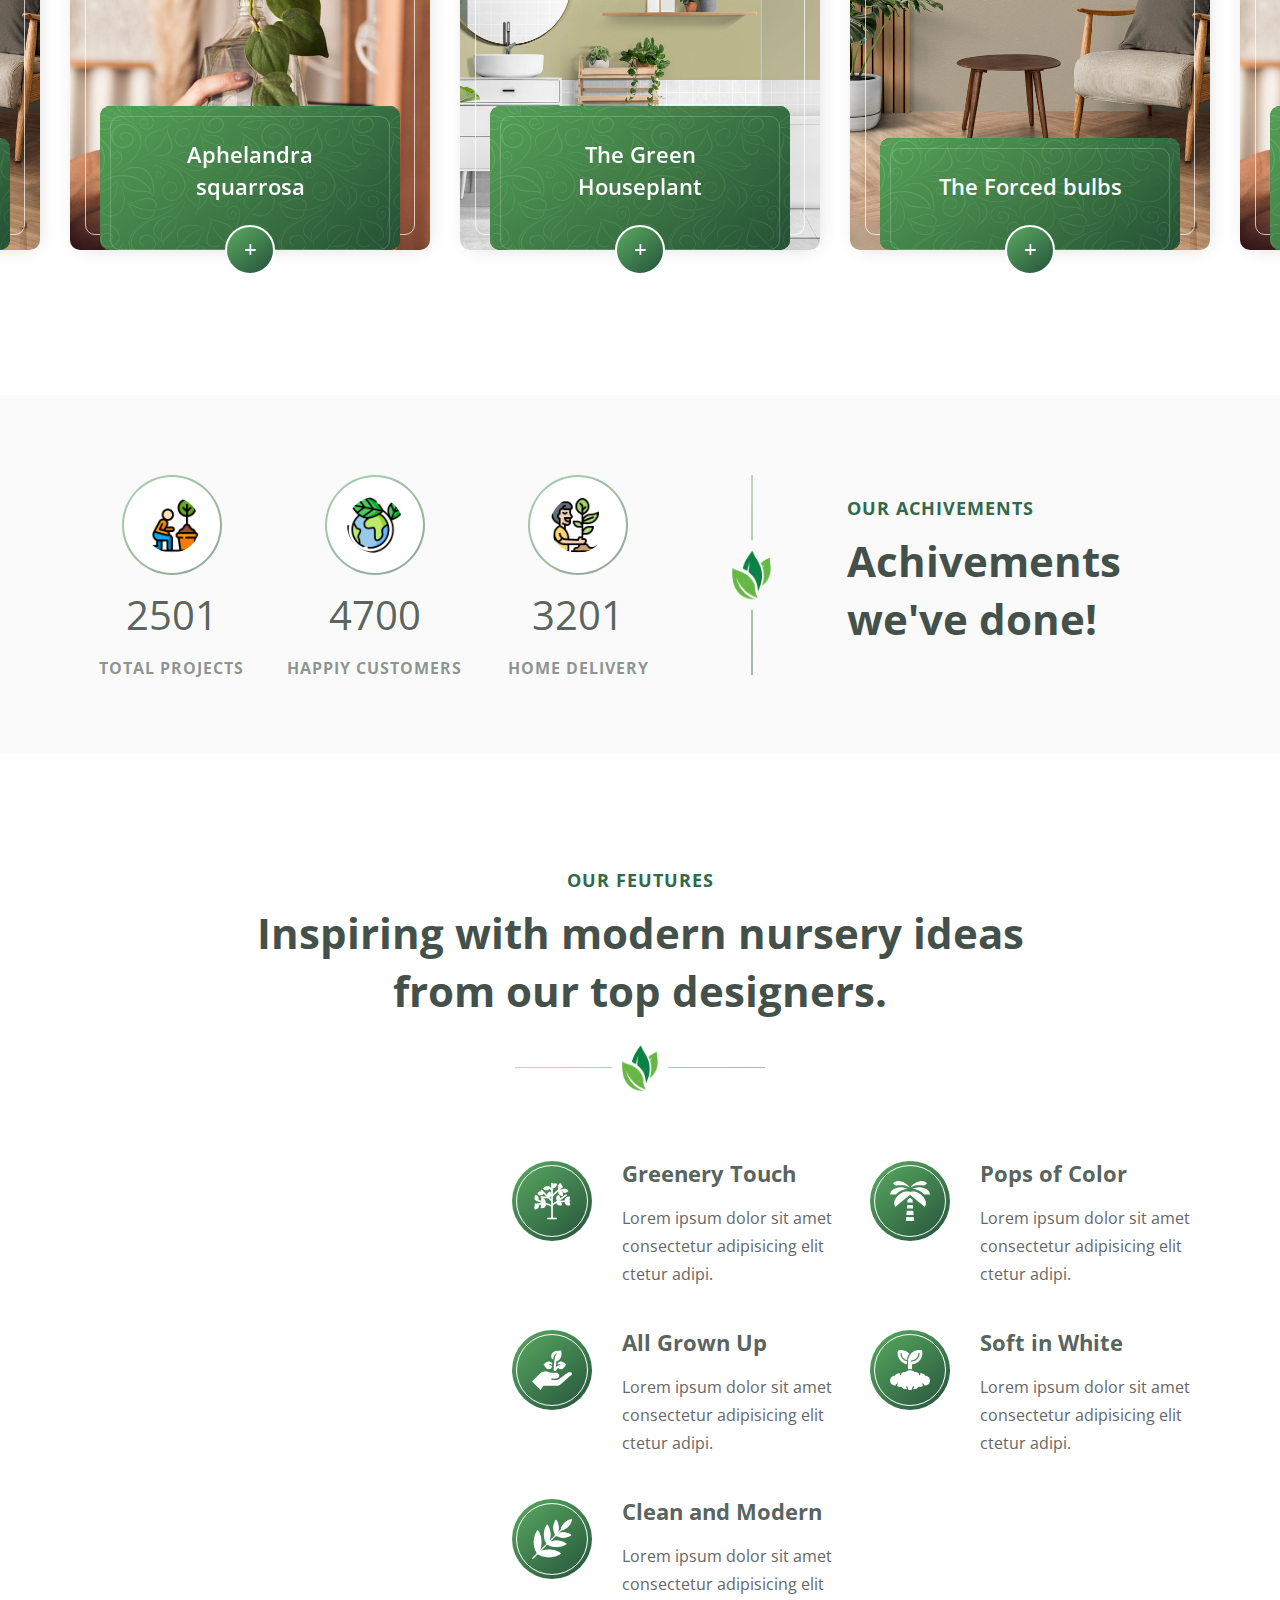
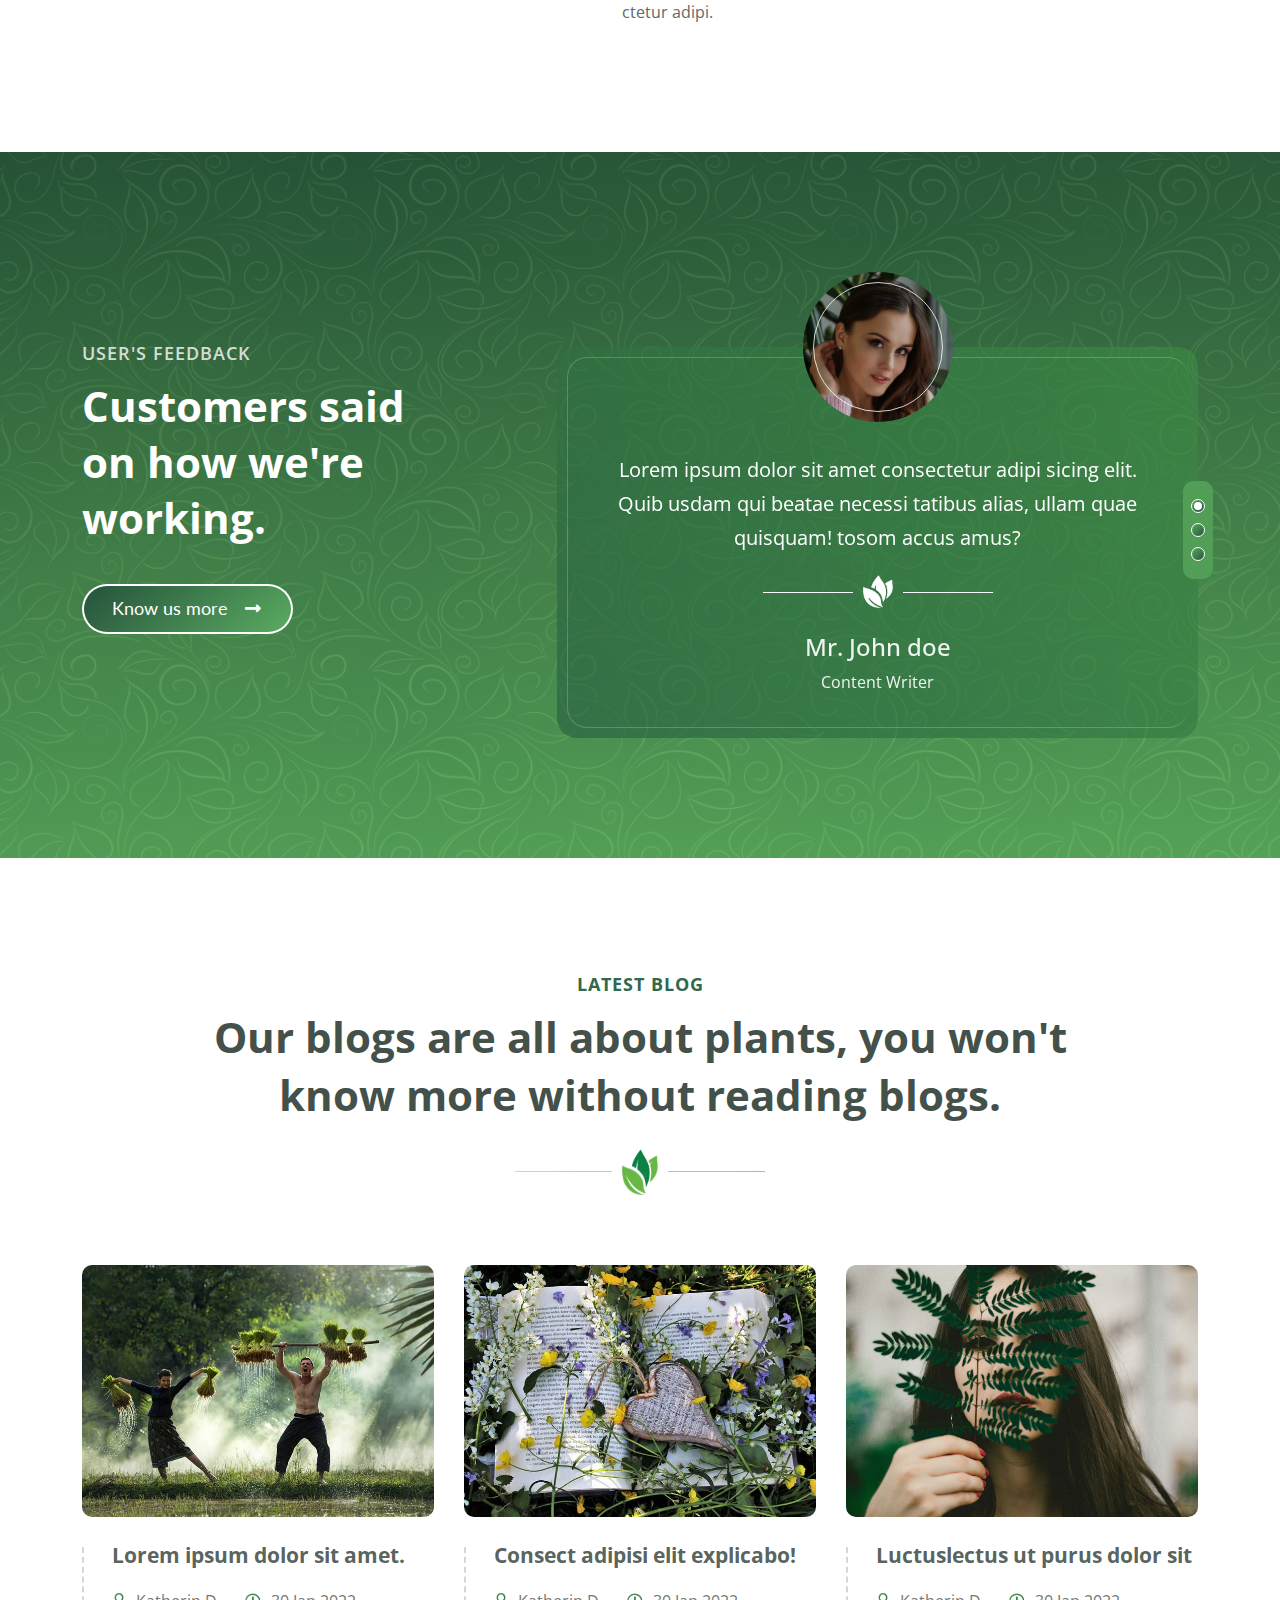
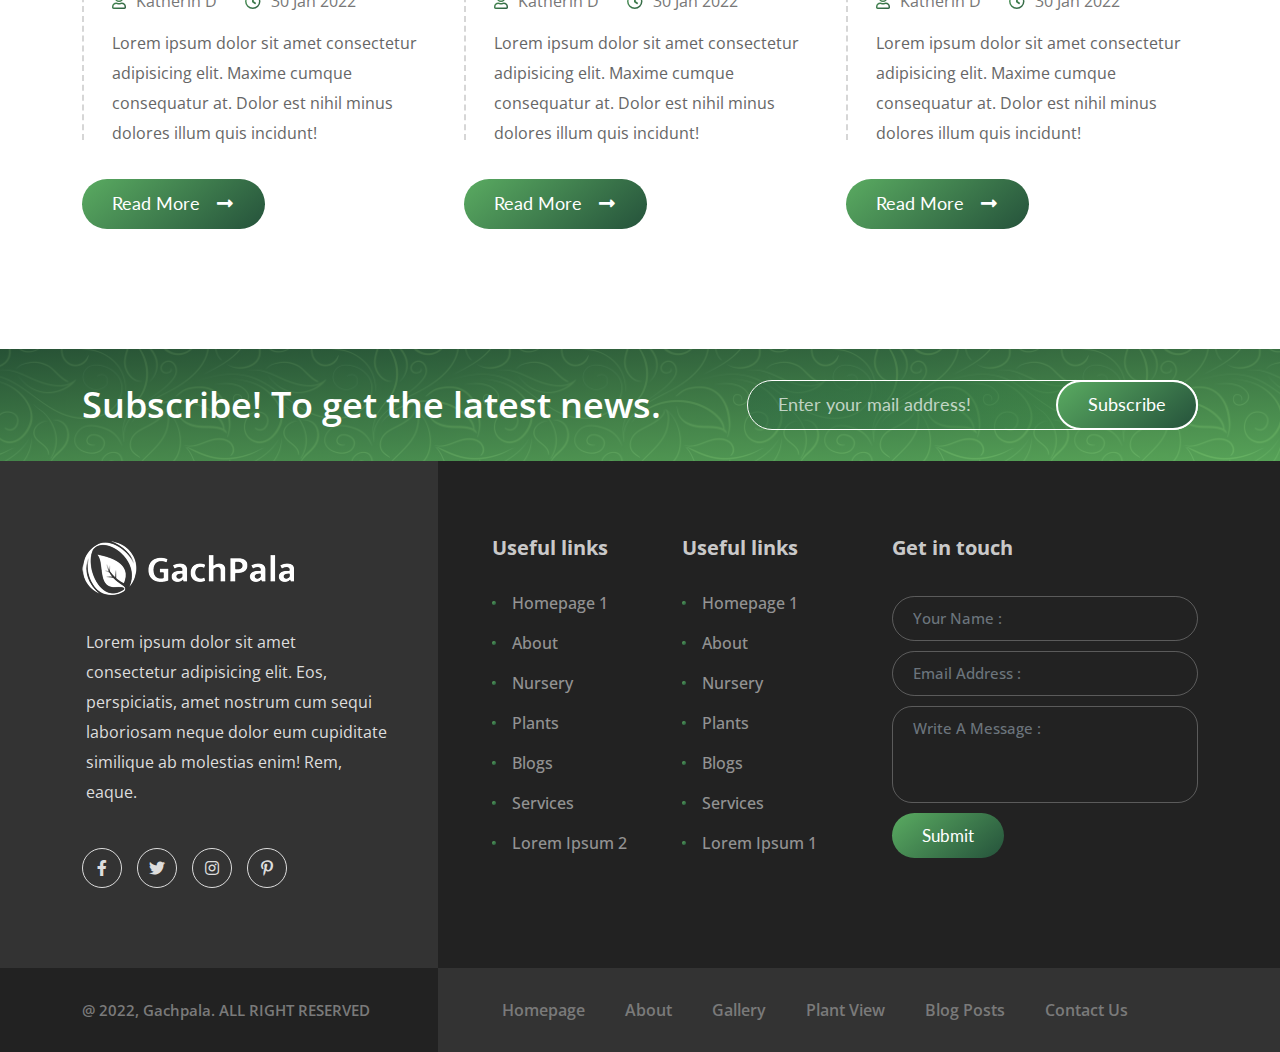
<file: index-2.html>
<!DOCTYPE html>
<html lang="zxx">
<head>
    <meta http-equiv="Content-Type" content="text/html; charset=UTF-8">
    <meta http-equiv="X-UA-Compatible" content="IE=edge" />
    <meta http-equiv="X-UA-Compatible" content="ie=edge">
    <meta name="viewport" content="width=device-width, initial-scale=1">
    <title>Gachpala - Natural Plants Supplier HTML Template</title>
    <!-- favicon -->
    <link rel="shortcut icon" href="favicon.ico" type="image/x-icon">
    <!-- bootstrap -->
    <link rel="stylesheet" href="assets/css/bootstrap.min.css">
    <!-- animate css -->
    <link rel="stylesheet" href="assets/css/animate.css">
    <!-- owl carosel css -->
    <link rel="stylesheet" href="assets/css/owl.carousel.min.css">
    <!-- modal-video css -->
    <link rel="stylesheet" href="assets/css/modal-video.min.css">
    <!-- font-awesome css -->
    <link rel="stylesheet" href="assets/css/all.css">
    <!-- main css -->
    <link rel="stylesheet" href="assets/css/style.css">
</head>
<body>

    <!-- preloader begin -->
    <div class="preloader">
        <div class="loader">
            <div class="loader-img">
                <img src="assets/img/preloader/preloader-icon.png" alt="" class="pr-icon">
                <img src="assets/img/preloader/preloader-text.png" alt="" class="pr-text">
            </div>
        </div>
    </div>
    <!-- preloader end -->

    <!-- topbar begin -->
    <div class="topbar">
        <div class="container">
            <div class="row">
                <div class="col-xl-4 col-lg-4 d-xl-flex d-lg-flex d-block align-items-center">
                    <div class="part-left">
                        <p>Welcome to Gachpala</p>
                    </div>
                </div>
                <div class="col-xl-8 col-lg-8">
                    <div class="part-right">
                        <ul>
                            <li>
                                <span class="simple-text">Sever Time : </span>
                                <div class="server-time">
                                    <div class="single-time clock-time">
                                        <span class="icon">
                                            <i class="far fa-clock"></i>
                                        </span>
                                        <span class="text">
                                            <span id="hours">03</span>
                                            <span id="minutes">44</span>
                                            <span id="seconds">28</span>
                                        </span>
                                    </div>
                                    <div class="single-time">
                                        <span class="icon">
                                            <i class="far fa-calendar-alt"></i>
                                        </span>
                                        <span class="text">
                                            <span id="date">27</span>
                                            <span id="month">Jan</span>
                                            <span id="year">2022</span>
                                        </span>
                                    </div>
                                </div>
                            </li>
                            <li>
                                <div class="user-panel">
                                    <span>
                                        <a href="#" class="login-btn">Login</a> <span>or</span> 
                                    </span>
                                    <a href="#" class="register-btn">Register</a>
                                </div>
                            </li>
                        </ul>
                    </div>
                </div>
            </div>
        </div>
    </div>
    <!-- topbar end -->

    <!-- header begin -->
    <div class="header header-2">
        <div class="container">
            <div class="row">
                <div class="col-xl-2 col-lg-2 d-xl-flex d-lg-flex d-block align-items-center">
                    <div class="row">
                        <div class="col-xl-12 col-lg-12 col-6">
                            <div class="logo">
                                <a href="index.html">
                                    <img src="assets/img/logo.png" alt="">
                                </a>
                            </div>
                        </div>
                        <div class="col-6 d-xl-none d-lg-none d-flex align-items-center">
                            <div class="both-elem">
                                <div class="contact-buttn contact-buttn-resp">
                                    <a href="#" class="nurs-btn">Join us <i class="far fa-comment"></i></a>
                                </div>
                                <button class="navbar-toggler" type="button" data-bs-toggle="collapse" data-bs-target="#navbarSupportedContent" aria-controls="navbarSupportedContent" aria-expanded="false" aria-label="Toggle navigation">
                                    <i class="fas fa-bars"></i>
                                </button>
                            </div>
                        </div>
                    </div>
                </div>
                <div class="col-xl-8 col-lg-8">
                    <div class="main-menu">
                        <nav class="navbar navbar-expand-lg">
                            <div class="collapse navbar-collapse" id="navbarSupportedContent">
                                <ul class="navbar-nav m-auto mb-lg-0">
                                    <li class="nav-item dropdown">
                                        <a class="nav-link dropdown-toggle" href="#" id="navbarDropdown" role="button" data-bs-toggle="dropdown" aria-expanded="false">
                                        Home
                                        </a>
                                        <ul class="dropdown-menu" aria-labelledby="navbarDropdown">
                                            <li><a class="dropdown-item" href="index.html">Homepage (1)</a></li>
                                            <li><a class="dropdown-item" href="index-2.html">Homepage (2)</a></li>
                                            <li><a class="dropdown-item" href="index-3.html">Homepage (3)</a></li>
                                        </ul>
                                    </li>
                                    <li class="nav-item">
                                        <a class="nav-link" href="about.html">About us</a>
                                    </li>
                                    <li class="nav-item dropdown">
                                        <a class="nav-link dropdown-toggle" href="#" id="article" role="button" data-bs-toggle="dropdown" aria-expanded="false">
                                        Article
                                        </a>
                                        <ul class="dropdown-menu" aria-labelledby="article">
                                            <li><a class="dropdown-item" href="blog.html">Article Right Sidebar</a></li>
                                            <li><a class="dropdown-item" href="blog-2.html">Article Left Sidebar</a></li>
                                            <li><a class="dropdown-item" href="blog-details.html">Single Article Details</a></li>
                                        </ul>
                                    </li>
                                    <li class="nav-item dropdown">
                                        <a class="nav-link dropdown-toggle" href="#" id="pages" role="button" data-bs-toggle="dropdown" aria-expanded="false">
                                        Pages
                                        </a>
                                        <ul class="dropdown-menu" aria-labelledby="pages">
                                            <li><a class="dropdown-item" href="plants-gallery.html">Plant gallery</a></li>
                                            <li><a class="dropdown-item" href="gallery-details.html">Gallery details</a></li>
                                            <li><a class="dropdown-item" href="error.html">Error 404</a></li>
                                            <li><a class="dropdown-item" href="login.html">Sign In</a></li>
                                            <li><a class="dropdown-item" href="register.html">Sign Up</a></li>
                                        </ul>
                                    </li>
                                    <li class="nav-item">
                                        <a class="nav-link" href="contact.html">Contact</a>
                                    </li>
                                </ul>
                            </div>
                        </nav>
                    </div>
                </div>
                <div class="col-xl-2 col-lg-2 d-xl-flex d-lg-flex d-block align-items-center">
                    <div class="contact-buttn">
                        <a href="contact.html" class="nurs-btn">Join us <i class="far fa-comment"></i></a>
                    </div>
                </div>
            </div>
        </div>
    </div>
    <!-- header end -->

    <!-- banner begin -->
    <div class="banner banner-2">
        <div class="bg-img-top"></div>
        <div class="container banner-leaf-cont">
            <div class="row justify-content-xl-center justify-content-lg-center justify-content-center">
                <div class="col-xl-9 col-lg-10 col-md-11">
                    <div class="banner-content">
                        <div class="part-text">
                            <div class="part-content">
                                <h1>A plant supplies more nutrients to its leaves</h1>
                                <div class="all-btns">
                                    <a href="about.html" class="nurs-btn">Explore <i class="fas fa-long-arrow-alt-right"></i></a>
                                    <a href="index-3.html" class="nurs-btn-2">Get Started <i class="fas fa-long-arrow-alt-right"></i></a>
                                </div>
                            </div>
                            <div class="statics-bn">
                                <div class="single-statics">
                                    <div class="p-icon">
                                        <img src="assets/img/icon/flowers.png" alt="">
                                    </div>
                                    <div class="p-text">
                                        <span class="number">51+</span>
                                        <span class="title">Plants</span>
                                    </div>
                                </div>
                                <div class="single-statics">
                                    <div class="p-icon">
                                        <img src="assets/img/icon/gardening.png" alt="">
                                    </div>
                                    <div class="p-text">
                                        <span class="number">231</span>
                                        <span class="title">Nursary</span>
                                    </div>
                                </div>
                                <div class="single-statics">
                                    <div class="p-icon">
                                        <img src="assets/img/icon/sprout.png" alt="">
                                    </div>
                                    <div class="p-text">
                                        <span class="number">325</span>
                                        <span class="title">Gardening</span>
                                    </div>
                                </div>
                            </div>
                        </div>
                    </div>
                </div>
            </div>
        </div>
        <div class="bg-img-bottom"></div>
    </div>
    <!-- banner end -->

    <!-- cta begin -->
    <div class="cta">
        <div class="container">
            <div class="row">
                <div class="col-xl-8 col-lg-8 col-md-8">
                    <div class="part-text">
                        <h2>If you have any query about us.</h2>
                    </div>
                </div>
                <div class="col-xl-4 col-lg-4 col-md-4 d-xl-flex d-lg-flex d-block align-items-center">
                    <div class="cta-button">
                        <a href="contact.html" class="nurs-btn-3">Contact US</a>
                    </div>
                </div>
            </div>
        </div>
    </div>
    <!-- cta end -->

    <!-- about begin -->
    <div class="about" id="aboutUs">
        <div class="container">
            <div class="row justify-content-center">
                <div class="col-xl-10 col-lg-11">
                    <div class="section-title">
                        <span class="sub-title">About Us</span>
                        <h2 class="title">We've a high priority for our valuable customers, suppliers and partners</h2>
                    </div>
                </div>
            </div>
        </div>
        <div class="part-about">
            <div class="container">
                <div class="row justify-content-between">
                    <div class="col-xl-5 col-lg-6 col-md-8">
                        <div class="part-text">
                            <h2>We do not just grow plants…<br/>we love doing it! </h2>
                            <p>Lorem, ipsum dolor sit amet consectetur adipisicing elit. Vel eaque enim distinctio quaerat doloribus 
                                reprehenderit perferendis quia rerum deserunt, quasi explicabo eius.</p>
                            <p class="special">Lorem ipsum dolor sit amet, consectetur adipisicing elit. Recusan delectus 
                                    odit suscipit quibusdam cum consequun.</p>
                            <p> neque beatae magni architecto fugiat consequatur? Dolor explicabo laudantium sunt 
                                obcaecati hic Lorem ipsum.
                            </p>
                            <a href="about.html" class="nurs-btn-2">Know More <i class="fas fa-long-arrow-alt-right"></i></a>
                        </div>
                    </div>
                    <div class="col-xl-2 col-lg-12 col-md-3 order-xl-0 order-lg-2">
                        <div class="award-badges">
                            <ul>
                                <li>
                                    <div class="single-badge">
                                        <img src="assets/img/about/badge-1.png" alt="">
                                    </div>
                                </li>
                                <li>
                                    <div class="single-badge">
                                        <img src="assets/img/about/badge-2.png" alt="">
                                    </div>
                                </li>
                                <li>
                                    <div class="single-badge badge-3">
                                        <img src="assets/img/about/badge-3.png" alt="">
                                    </div>
                                </li>
                            </ul>
                        </div>
                    </div>
                    <div class="col-xl-4 col-lg-5 col-md-12">
                        <div class="part-img">
                            <img src="assets/img/about-img.jpg" alt="">
                            <a href="#0" data-video-id="L61p2uyiMSo" class="play-video js-video-button">
                                <i class="fas fa-play"></i>
                            </a>
                        </div>
                    </div>
                </div>
            </div>
        </div>
    </div>
    <!-- about end -->

    <!-- quotation begin -->
    <div class="part-quote">
        <div class="container">
            <div class="part-img">
                <div class="row g-0 justify-content-center">
                    <div class="col-xl-4 col-lg-5 col-md-4 col-sm-6">
                        <div class="both-img">
                            <div class="single-img">
                                <img src="assets/img/quote-img.jpg" alt="">
                            </div>
                            <div class="single-video">
                                <img src="assets/img/quote-vid.jpg" alt="">
                                <a href="#0" data-video-id="L61p2uyiMSo" class="js-video-button play-btn"><i class="fas fa-play"></i></a>
                            </div>
                        </div>
                    </div>
                    <div class="col-xl-8 col-lg-7 col-md-10 d-xl-flex d-lg-flex d-block align-items-center">
                        <div class="par-text">
                            <p>
                                <span class="quot-icon">
                                    <img src="assets/img/quotation.png" alt="">
                                </span>
                                Lorem, ipsum dolor sit amet consectetur adipisicing elit. 
                                Molestiae beatae ipsum neque sequi blanditiis explicabo, omnis, pariatur ipsa.<br/>
                                <span class="divider"></span>
                                <strong>Michel Jasin</strong>
                                <span class="signature-t"><img src="assets/img/signature.png" alt=""></span>
                            </p>
                        </div>
                    </div>
                </div>
            </div>
        </div>
    </div>
    <!-- quotation end -->

    <!-- plant galler begin -->
    <div class="plant-gallery">
        <div class="container">
            <div class="row justify-content-center">
                <div class="col-xl-10 col-lg-10">
                    <div class="section-title">
                        <span class="sub-title">Plant Gallery</span>
                        <h2 class="title">Whether you're looking for landscaping or funning plants to spruce up your home</h2>
                    </div>
                </div>
            </div>
            <div class="gallery-controller">
                <ul class="nav nav-tabs" id="myTab" role="tablist">
                    <li class="nav-item" role="presentation">
                        <button class="nav-link active" id="houseplant-tab" data-bs-toggle="tab" data-bs-target="#houseplant" type="button" role="tab" aria-controls="houseplant" aria-selected="true">
                            <span class="icon">
                                <img src="assets/img/icon/gallery/urban-garden.png" alt="">
                            </span>    
                            <span class="text">Houseplant</span>   
                        </button>
                    </li>
                    <li class="nav-item" role="presentation">
                        <button class="nav-link" id="aloeVera-tab" data-bs-toggle="tab" data-bs-target="#aloeVera" type="button" role="tab" aria-controls="aloeVera" aria-selected="false">
                            <span class="icon">
                                <img src="assets/img/icon/gallery/aloe-vera.png" alt="">
                            </span>    
                            <span class="text">Aloe Vera</span>    
                        </button>
                    </li>
                    <li class="nav-item" role="presentation">
                        <button class="nav-link" id="gardening-tab" data-bs-toggle="tab" data-bs-target="#gardening" type="button" role="tab" aria-controls="gardening" aria-selected="false">
                            <span class="icon">
                                <img src="assets/img/icon/gallery/gardening.png" alt="">
                            </span>    
                            <span class="text">Gardening</span>   
                        </button>
                    </li>
                    <li class="nav-item" role="presentation">
                        <button class="nav-link" id="nursery-tab" data-bs-toggle="tab" data-bs-target="#nursery" type="button" role="tab" aria-controls="nursery" aria-selected="false">
                            <span class="icon">
                                <img src="assets/img/icon/gallery/watering-plants.png" alt="">
                            </span>    
                            <span class="text">Nursery</span>    
                        </button>
                    </li>
                </ul>
            </div>
            <div class="tab-content" id="myTabContent">
                <div class="tab-pane fade" id="nursery" role="tabpanel" aria-labelledby="nursery-tab">
                    <div class="gallery-row owl-carousel owl-theme">
                        <div class="single-img">
                            <div class="part-img">
                                <img src="assets/img/gallery/img1.jpg" alt="">
                            </div>
                            <div class="part-text">
                                <span class="title">The Green Houseplant</span>
                                <p>Lorem ipsum dolor sit amet consec tetur adipisicing elit. Quo totam archit ecto deserunt.</p>
                                <a href="gallery-details.html">+</a>
                            </div>
                        </div>
                        <div class="single-img">
                            <div class="part-img">
                                <img src="assets/img/gallery/img4.jpg" alt="">
                            </div>
                            <div class="part-text">
                                <span class="title">The Forced bulbs</span>
                                <p>Lorem ipsum dolor sit amet consec tetur adipisicing elit. Quo totam archit ecto deserunt.</p>
                                <a href="gallery-details.html">+</a>
                            </div>
                        </div>
                        <div class="single-img">
                            <div class="part-img">
                                <img src="assets/img/gallery/img7.jpg" alt="">
                            </div>
                            <div class="part-text">
                                <span class="title">Aphelandra squarrosa</span>
                                <p>Lorem ipsum dolor sit amet consec tetur adipisicing elit. Quo totam archit ecto deserunt.</p>
                                <a href="gallery-details.html">+</a>
                            </div>
                        </div>
                    </div>
                </div>
                <div class="tab-pane fade show active" id="houseplant" role="tabpanel" aria-labelledby="houseplant-tab">
                    <div class="gallery-row-2 owl-carousel owl-theme">
                        <div class="single-img">
                            <div class="part-img">
                                <img src="assets/img/gallery/img2.jpg" alt="">
                            </div>
                            <div class="part-text">
                                <span class="title">The Green Houseplant</span>
                                <p>Lorem ipsum dolor sit amet consec tetur adipisicing elit. Quo totam archit ecto deserunt.</p>
                                <a href="gallery-details.html">+</a>
                            </div>
                        </div>
                        <div class="single-img">
                            <div class="part-img">
                                <img src="assets/img/gallery/img3.jpg" alt="">
                            </div>
                            <div class="part-text">
                                <span class="title">The Forced bulbs</span>
                                <p>Lorem ipsum dolor sit amet consec tetur adipisicing elit. Quo totam archit ecto deserunt.</p>
                                <a href="gallery-details.html">+</a>
                            </div>
                        </div>
                        <div class="single-img">
                            <div class="part-img">
                                <img src="assets/img/gallery/img1.jpg" alt="">
                            </div>
                            <div class="part-text">
                                <span class="title">Aphelandra squarrosa</span>
                                <p>Lorem ipsum dolor sit amet consec tetur adipisicing elit. Quo totam archit ecto deserunt.</p>
                                <a href="gallery-details.html">+</a>
                            </div>
                        </div>
                    </div>
                </div>
                <div class="tab-pane fade" id="gardening" role="tabpanel" aria-labelledby="gardening-tab">
                    <div class="gallery-row-3 owl-carousel owl-theme">
                        <div class="single-img">
                            <div class="part-img">
                                <img src="assets/img/gallery/img7.jpg" alt="">
                            </div>
                            <div class="part-text">
                                <span class="title">The Green Houseplant</span>
                                <p>Lorem ipsum dolor sit amet consec tetur adipisicing elit. Quo totam archit ecto deserunt.</p>
                                <a href="gallery-details.html">+</a>
                            </div>
                        </div>
                        <div class="single-img">
                            <div class="part-img">
                                <img src="assets/img/gallery/img8.jpg" alt="">
                            </div>
                            <div class="part-text">
                                <span class="title">The Forced bulbs</span>
                                <p>Lorem ipsum dolor sit amet consec tetur adipisicing elit. Quo totam archit ecto deserunt.</p>
                                <a href="gallery-details.html">+</a>
                            </div>
                        </div>
                        <div class="single-img">
                            <div class="part-img">
                                <img src="assets/img/gallery/img9.jpg" alt="">
                            </div>
                            <div class="part-text">
                                <span class="title">Aphelandra squarrosa</span>
                                <p>Lorem ipsum dolor sit amet consec tetur adipisicing elit. Quo totam archit ecto deserunt.</p>
                                <a href="gallery-details.html">+</a>
                            </div>
                        </div>
                    </div>
                </div>
                <div class="tab-pane fade" id="aloeVera" role="tabpanel" aria-labelledby="aloeVera-tab">
                    <div class="gallery-row-4 owl-carousel owl-theme">
                        <div class="single-img">
                            <div class="part-img">
                                <img src="assets/img/gallery/img6.jpg" alt="">
                            </div>
                            <div class="part-text">
                                <span class="title">The Green Houseplant</span>
                                <p>Lorem ipsum dolor sit amet consec tetur adipisicing elit. Quo totam archit ecto deserunt.</p>
                                <a href="gallery-details.html">+</a>
                            </div>
                        </div>
                        <div class="single-img">
                            <div class="part-img">
                                <img src="assets/img/gallery/img5.jpg" alt="">
                            </div>
                            <div class="part-text">
                                <span class="title">The Forced bulbs</span>
                                <p>Lorem ipsum dolor sit amet consec tetur adipisicing elit. Quo totam archit ecto deserunt.</p>
                                <a href="gallery-details.html">+</a>
                            </div>
                        </div>
                        <div class="single-img">
                            <div class="part-img">
                                <img src="assets/img/gallery/img4.jpg" alt="">
                            </div>
                            <div class="part-text">
                                <span class="title">Aphelandra squarrosa</span>
                                <p>Lorem ipsum dolor sit amet consec tetur adipisicing elit. Quo totam archit ecto deserunt.</p>
                                <a href="gallery-details.html">+</a>
                            </div>
                        </div>
                    </div>
                </div>
            </div>

            
        </div>
    </div>
    <!-- plant galler end -->

    <!-- statics begin -->
    <div class="statics">
        <div class="container">
            <div class="row justify-content-xl-between justify-content-lg-center">
                <div class="d-xl-none d-lg-block">
                    <div class="row justify-content-center">
                        <div class="col-xl-10 col-lg-10">
                            <div class="section-title">
                                <span class="sub-title">Our Achivements</span>
                                <h2 class="title">Achivements we've done!</h2>
                            </div>
                        </div>
                    </div>
                </div>
                <div class="col-xl-6 col-lg-10 col-md-12">
                    <div class="all-statics">
                        <div class="row">
                            <div class="col-xl-4 col-lg-4 col-md-4 col-sm-4 col-4">
                                <div class="single-statics">
                                    <span class="icon">
                                        <img src="assets/img/icon/statics/plant-pot.png" alt="">
                                    </span>
                                    <span class="text">
                                        <span class="number">2501</span>
                                        <span class="title">Total<br/> Projects</span>
                                    </span>
                                </div>
                            </div>
                            <div class="col-xl-4 col-lg-4 col-md-4 col-sm-4 col-4">
                                <div class="single-statics">
                                    <span class="icon">
                                        <img src="assets/img/icon/statics/planet-earth.png" alt="">
                                    </span>
                                    <span class="text">
                                        <span class="number">4700</span>
                                        <span class="title">Happiy<br/> Customers</span>
                                    </span>
                                </div>
                            </div>
                            <div class="col-xl-4 col-lg-4 col-md-4 col-sm-4 col-4">
                                <div class="single-statics">
                                    <span class="icon">
                                        <img src="assets/img/icon/statics/save-nature.png" alt="">
                                    </span>
                                    <span class="text">
                                        <span class="number">3201</span>
                                        <span class="title">Home<br/> Delivery</span>
                                    </span>
                                </div>
                            </div>
                        </div>
                    </div>
                </div>
                <div class="col-xl-5 col-lg-4 d-xl-flex d-lg-flex d-block align-items-center">
                    <div class="section-title sub">
                        <span class="sub-title">Our Achivements</span>
                        <h2 class="title">Achivements we've done!</h2>
                    </div>
                </div>
            </div>
        </div>
    </div>
    <!-- statics end -->

    <!-- feature begin -->
    <div class="feature" id="featureSection">
        <div class="container">
            <div class="row justify-content-center">
                <div class="col-xl-10 col-lg-10">
                    <div class="section-title">
                        <span class="sub-title">Our Feutures</span>
                        <h2 class="title">Inspiring with modern nursery ideas<br/> from our top designers.</h2>
                    </div>
                </div>
            </div>
            <div class="row justify-content-between">
                <div class="col-xxl-4 col-xl-4 col-lg-5 order-xl-0 order-lg-0 order-2">
                    <div class="img-cover">
                        <div class="part-img">
                            <img src="assets/img/feature-img.jpg" alt="">
                        </div>
                    </div>
                </div>
                <div class="col-xxl-7 col-xl-8 col-lg-7">
                    <div class="part-features">
                        <div class="row custom-gutter">
                            <div class="col-xl-6 col-lg-12 col-md-6">
                                <div class="single-feature">
                                    <div class="part-icon">
                                        <img src="assets/img/icon/feature/3.png" alt="">
                                    </div>
                                    <div class="part-text">
                                        <h3 class="title">Greenery Touch</h3>
                                        <p>Lorem ipsum dolor sit amet consectetur adipisicing elit ctetur adipi.</p>
                                    </div>
                                </div>
                            </div>
                            <div class="col-xl-6 col-lg-12 col-md-6">
                                <div class="single-feature">
                                    <div class="part-icon">
                                        <img src="assets/img/icon/feature/4.png" alt="">
                                    </div>
                                    <div class="part-text">
                                        <h3 class="title">Pops of Color</h3>
                                        <p>Lorem ipsum dolor sit amet consectetur adipisicing elit ctetur adipi.</p>
                                    </div>
                                </div>
                            </div>
                            <div class="col-xl-6 col-lg-12 col-md-6">
                                <div class="single-feature">
                                    <div class="part-icon">
                                        <img src="assets/img/icon/feature/5.png" alt="">
                                    </div>
                                    <div class="part-text">
                                        <h3 class="title">All Grown Up</h3>
                                        <p>Lorem ipsum dolor sit amet consectetur adipisicing elit ctetur adipi.</p>
                                    </div>
                                </div>
                            </div>
                            <div class="col-xl-6 col-lg-12 col-md-6">
                                <div class="single-feature">
                                    <div class="part-icon">
                                        <img src="assets/img/icon/feature/1.png" alt="">
                                    </div>
                                    <div class="part-text">
                                        <h3 class="title">Soft in White</h3>
                                        <p>Lorem ipsum dolor sit amet consectetur adipisicing elit ctetur adipi.</p>
                                    </div>
                                </div>
                            </div>
                            <div class="col-xl-6 col-lg-12 col-md-6">
                                <div class="single-feature">
                                    <div class="part-icon">
                                        <img src="assets/img/icon/feature/2.png" alt="">
                                    </div>
                                    <div class="part-text">
                                        <h3 class="title">Clean and Modern</h3>
                                        <p>Lorem ipsum dolor sit amet consectetur adipisicing elit ctetur adipi.</p>
                                    </div>
                                </div>
                            </div>
                        </div>
                    </div>
                </div>
            </div>
        </div>
    </div>
    <!-- feature end -->

    <!-- Testimonial begin -->
    <div class="testimonial">
        <div class="container">
            <div class="row justify-content-xl-between justify-content-center">
                <div class="col-xl-4 col-lg-9 col-md-8 col-sm-9">
                    <div class="part-text">
                        <span class="sub-title">User's Feedback</span>
                        <h2 class="title">Customers said on how we're working.</h2>
                        <a href="about.html" class="nurs-btn-3"> Know us more <i class="fas fa-long-arrow-alt-right"></i></a>
                    </div>
                </div>
                <div class="col-xl-7 col-lg-9">
                    <div class="testimonial-slider owl-carousel owl-theme">
                        <div class="single-testimonial">
                            <div class="part-img">
                                <img src="assets/img/testimonial/1.jpg" alt="">
                            </div>
                            <div class="part-txt">
                                <p>Lorem ipsum dolor sit amet consectetur adipi sicing elit. Quib usdam qui beatae necessi tatibus alias, 
                                    ullam quae quisquam! tosom accus amus?</p>
                                    <span class="divided">
                                        <img src="assets/img/icon/leaf-icon.png" alt="">
                                    </span>
                                <span class="name">Mr. John doe</span>
                                <span class="pr">Content Writer</span>
                            </div>
                        </div>
                        <div class="single-testimonial">
                            <div class="part-img">
                                <img src="assets/img/testimonial/2.jpg" alt="">
                            </div>
                            <div class="part-txt">
                                <p>Lorem ipsum dolor sit amet consectetur adipi sicing elit. Quib usdam qui beatae necessi tatibus alias, 
                                    ullam quae quisquam! tosom accus amus?</p>
                                    <span class="divided">
                                        <img src="assets/img/icon/leaf-icon.png" alt="">
                                    </span>
                                <span class="name">Kevin de ov</span>
                                <span class="pr">Plant Worker</span>
                            </div>
                        </div>
                        <div class="single-testimonial">
                            <div class="part-img">
                                <img src="assets/img/testimonial/3.jpg" alt="">
                            </div>
                            <div class="part-txt">
                                <p>Lorem ipsum dolor sit amet consectetur adipi sicing elit. Quib usdam qui beatae necessi tatibus alias, 
                                    ullam quae quisquam! tosom accus amus?</p>
                                    <span class="divided">
                                        <img src="assets/img/icon/leaf-icon.png" alt="">
                                    </span>
                                <span class="name">Grin Smata</span>
                                <span class="pr">Nursery Specialist</span>
                            </div>
                        </div>
                    </div>
                </div>
            </div>
        </div>
    </div>
    <!-- Testimonial end -->

    <!-- blog begin -->
    <div class="blog">
        <div class="container">
            <div class="row justify-content-center">
                <div class="col-xl-10 col-lg-10">
                    <div class="section-title">
                        <span class="sub-title">Latest Blog</span>
                        <h2 class="title">Our blogs are all about plants, you won't know more without reading blogs.</h2>
                    </div>
                </div>
            </div>
            <div class="row custom-gutter">
                <div class="col-xl-4 col-lg-4 col-md-6">
                    <div class="single-blog">
                        <div class="part-img">
                            <img src="assets/img/blog/blog-1.jpg" alt="">
                        </div>
                        <div class="part-text">
                            <h4 class="title">Lorem ipsum dolor sit amet.</h4>
                            <div class="blog-stats">
                                <ul>
                                    <li>
                                        <span class="sts-icon"><i class="far fa-user"></i></span>
                                        <span class="sts-txt">Katherin D</span>
                                    </li>
                                    <li>
                                        <span class="sts-icon"><i class="far fa-clock"></i></span>
                                        <span class="sts-txt">30 Jan 2022</span>
                                    </li>
                                </ul>
                            </div>
                            <p>Lorem ipsum dolor sit amet consectetur adipisicing elit. Maxime cumque consequatur at. Dolor est nihil minus dolores illum quis incidunt!</p>
                        </div>
                        <a href="blog-details.html" class="nurs-btn">Read More <i class="fas fa-long-arrow-alt-right"></i></a>
                    </div>
                </div>
                <div class="col-xl-4 col-lg-4 col-md-6">
                    <div class="single-blog">
                        <div class="part-img">
                            <img src="assets/img/blog/blog-2.jpg" alt="">
                        </div>
                        <div class="part-text">
                            <h4 class="title">Consect adipisi elit explicabo!</h4>
                            <div class="blog-stats">
                                <ul>
                                    <li>
                                        <span class="sts-icon"><i class="far fa-user"></i></span>
                                        <span class="sts-txt">Katherin D</span>
                                    </li>
                                    <li>
                                        <span class="sts-icon"><i class="far fa-clock"></i></span>
                                        <span class="sts-txt">30 Jan 2022</span>
                                    </li>
                                </ul>
                            </div>
                            <p>Lorem ipsum dolor sit amet consectetur adipisicing elit. Maxime cumque consequatur at. Dolor est nihil minus dolores illum quis incidunt!</p>
                        </div>
                        <a href="blog-details.html" class="nurs-btn">Read More <i class="fas fa-long-arrow-alt-right"></i></a>
                    </div>
                </div>
                <div class="col-xl-4 col-lg-4 col-md-6">
                    <div class="single-blog">
                        <div class="part-img">
                            <img src="assets/img/blog/blog-3.jpg" alt="">
                        </div>
                        <div class="part-text">
                            <h4 class="title">Luctuslectus ut purus dolor sit</h4>
                            <div class="blog-stats">
                                <ul>
                                    <li>
                                        <span class="sts-icon"><i class="far fa-user"></i></span>
                                        <span class="sts-txt">Katherin D</span>
                                    </li>
                                    <li>
                                        <span class="sts-icon"><i class="far fa-clock"></i></span>
                                        <span class="sts-txt">30 Jan 2022</span>
                                    </li>
                                </ul>
                            </div>
                            <p>Lorem ipsum dolor sit amet consectetur adipisicing elit. Maxime cumque consequatur at. Dolor est nihil minus dolores illum quis incidunt!</p>
                        </div>
                        <a href="blog-details.html" class="nurs-btn">Read More <i class="fas fa-long-arrow-alt-right"></i></a>
                    </div>
                </div>
            </div>
        </div>
    </div>
    <!-- blog end -->

    <!-- newsletter begin -->
    <div class="newsletter">
        <div class="container">
            <div class="row justify-content-center">
                <div class="col-xl-7 col-lg-7">
                    <div class="part-text">
                        <h2>Subscribe! To get the latest news.</h2>
                    </div>
                </div>
                <div class="col-xl-5 col-lg-5 col-md-10 col-sm-9 d-xl-flex d-lg-flex d-block align-items-center">
                    <form>
                        <input type="email" placeholder="Enter your mail address!">
                        <button type="submit" class="nurs-btn">Subscribe</button>
                    </form>
                </div>
            </div>
        </div>
    </div>
    <!-- newsletter end -->

    <!-- footer begin -->
    <div class="footer">
        <div class="footer-top">
            <div class="container">
                <div class="row">
                    <div class="col-xl-4 col-lg-5 col-md-4">
                        <div class="part-about">
                            <a href="index.html" class="footer-logo">
                                <img src="assets/img/logo1.png" alt="">
                            </a>
                            <p>Lorem ipsum dolor sit amet consectetur adipisicing elit. Eos, perspiciatis, amet nostrum cum sequi laboriosam neque dolor eum cupiditate similique ab molestias enim! Rem, eaque.</p>
                            <div class="part-social">
                                <ul>
                                    <li>
                                        <a href="#0" class="single-social">
                                            <i class="fab fa-facebook-f"></i>
                                        </a>
                                    </li>
                                    <li>
                                        <a href="#0" class="single-social">
                                            <i class="fab fa-twitter"></i>
                                        </a>
                                    </li>
                                    <li>
                                        <a href="#0" class="single-social">
                                            <i class="fab fa-instagram"></i>
                                        </a>
                                    </li>
                                    <li>
                                        <a href="#0" class="single-social">
                                            <i class="fab fa-pinterest-p"></i>
                                        </a>
                                    </li>
                                </ul>
                            </div>
                        </div>
                    </div>
                    <div class="col-xl-2 col-lg-3 col-md-4 col-sm-6">
                        <div class="usefull-link">
                            <h3 class="title">
                                Useful links
                            </h3>
                            <ul>
                                <li>
                                    <a href="#0">
                                        Homepage 1
                                    </a>
                                </li>
                                <li>
                                    <a href="#0">
                                        About
                                    </a>
                                </li> 
                                <li>
                                    <a href="#0">
                                        Nursery
                                    </a>
                                </li>
                                <li>
                                    <a href="#0">
                                        Plants
                                    </a>
                                </li>
                                <li>
                                    <a href="#0">
                                        Blogs
                                    </a>
                                </li>
                                <li>
                                    <a href="#0">
                                        Services
                                    </a>
                                </li>
                                <li>
                                    <a href="#0">
                                        lorem ipsum 2
                                    </a>
                                </li>
                            </ul>
                        </div>
                    </div>
                    <div class="col-xl-2 col-lg-4 col-md-4 col-sm-6">
                        <div class="usefull-link ul-2">
                            <h3 class="title">
                                Useful links
                            </h3>
                            <ul>
                                <li>
                                    <a href="#0">
                                        Homepage 1
                                    </a>
                                </li>
                                <li>
                                    <a href="#0">
                                        About
                                    </a>
                                </li> 
                                <li>
                                    <a href="#0">
                                        Nursery
                                    </a>
                                </li>
                                <li>
                                    <a href="#0">
                                        Plants
                                    </a>
                                </li>
                                <li>
                                    <a href="#0">
                                        Blogs
                                    </a>
                                </li>
                                <li>
                                    <a href="#0">
                                        Services
                                    </a>
                                </li>
                                <li>
                                    <a href="#0">
                                        Lorem ipsum 1
                                    </a>
                                </li>
                            </ul>
                        </div>
                    </div>
                    <div class="col-xl-4 col-lg-12">
                        <div class="contact-form">
                            <h3 class="title">Get in touch</h3>
                            <form>
                                <div>
                                    <input type="text" class="form-control" id="exampleFormControlInput2" placeholder="Your Name :">
                                </div>
                                <div>
                                    <input type="email" class="form-control" id="exampleFormControlInput1" placeholder="Email Address :">
                                </div>
                                <div>
                                    <textarea class="form-control" id="exampleFormControlTextarea1" rows="3" placeholder="Write A Message :"></textarea>
                                </div>
                                <button class="nurs-btn nurs-btn-small">Submit</button>
                            </form>
                        </div>
                    </div>
                </div>
            </div>
        </div>
        <div class="footer-bottom" id="footerSec">
            <div class="container">
                <div class="row">
                    <div class="col-xl-4 col-lg-12">
                        <p>@ 2022, Gachpala. ALL RIGHT RESERVED</p>
                    </div>
                    <div class="col-xl-8 col-lg-12">
                        <div class="footer-menu">
                            <ul>
                                <li>
                                    <a href="index-2.html">homepage</a>
                                </li>
                                <li>
                                    <a href="about.html">about</a>
                                </li>
                                <li>
                                    <a href="plants-gallery.html">gallery</a>
                                </li>
                                <li>
                                    <a href="gallery-details.html">plant view</a>
                                </li>
                                <li>
                                    <a href="blog.html">blog posts</a>
                                </li>
                                <li>
                                    <a href="contact.html">Contact Us</a>
                                </li>
                            </ul>
                        </div>
                    </div>
                </div>
            </div>
        </div>
    </div>
    <!-- footer end -->

    <!-- back to button begin -->
    <div class="back-to-top-btn">
        <a href="#">
            <img src="assets/img/icon/arrow.svg" alt="">
        </a>
    </div>
    <!-- back to top button end -->

    <!-- jQuery js -->
    <script src="assets/js/jquery-3.6.0.min.js"></script>
    <!-- bootstrap -->
    <script src="assets/js/bootstrap.bundle.min.js"></script>
    <!-- owl carosel js -->
    <script src="assets/js/owl.carousel.min.js"></script>
    <!-- img loaded js -->
    <script src="assets/js/imagesloaded.pkgd.min.js"></script>
    <!-- modal-video js -->
    <script src="assets/js/jquery-modal-video.min.js"></script>
    <!-- main js -->
    <script src="assets/js/main.js"></script>
    <!-- additional script for per page -->
    <script src="assets/js/owl-carousel-active.js"></script>
    <script src="assets/js/gallery-img-load.js"></script>
    <script src="assets/js/modal-video-active.js"></script>
    <script src="assets/js/section-animated-and-levelling.js"></script>
</body>
</html>
</file>
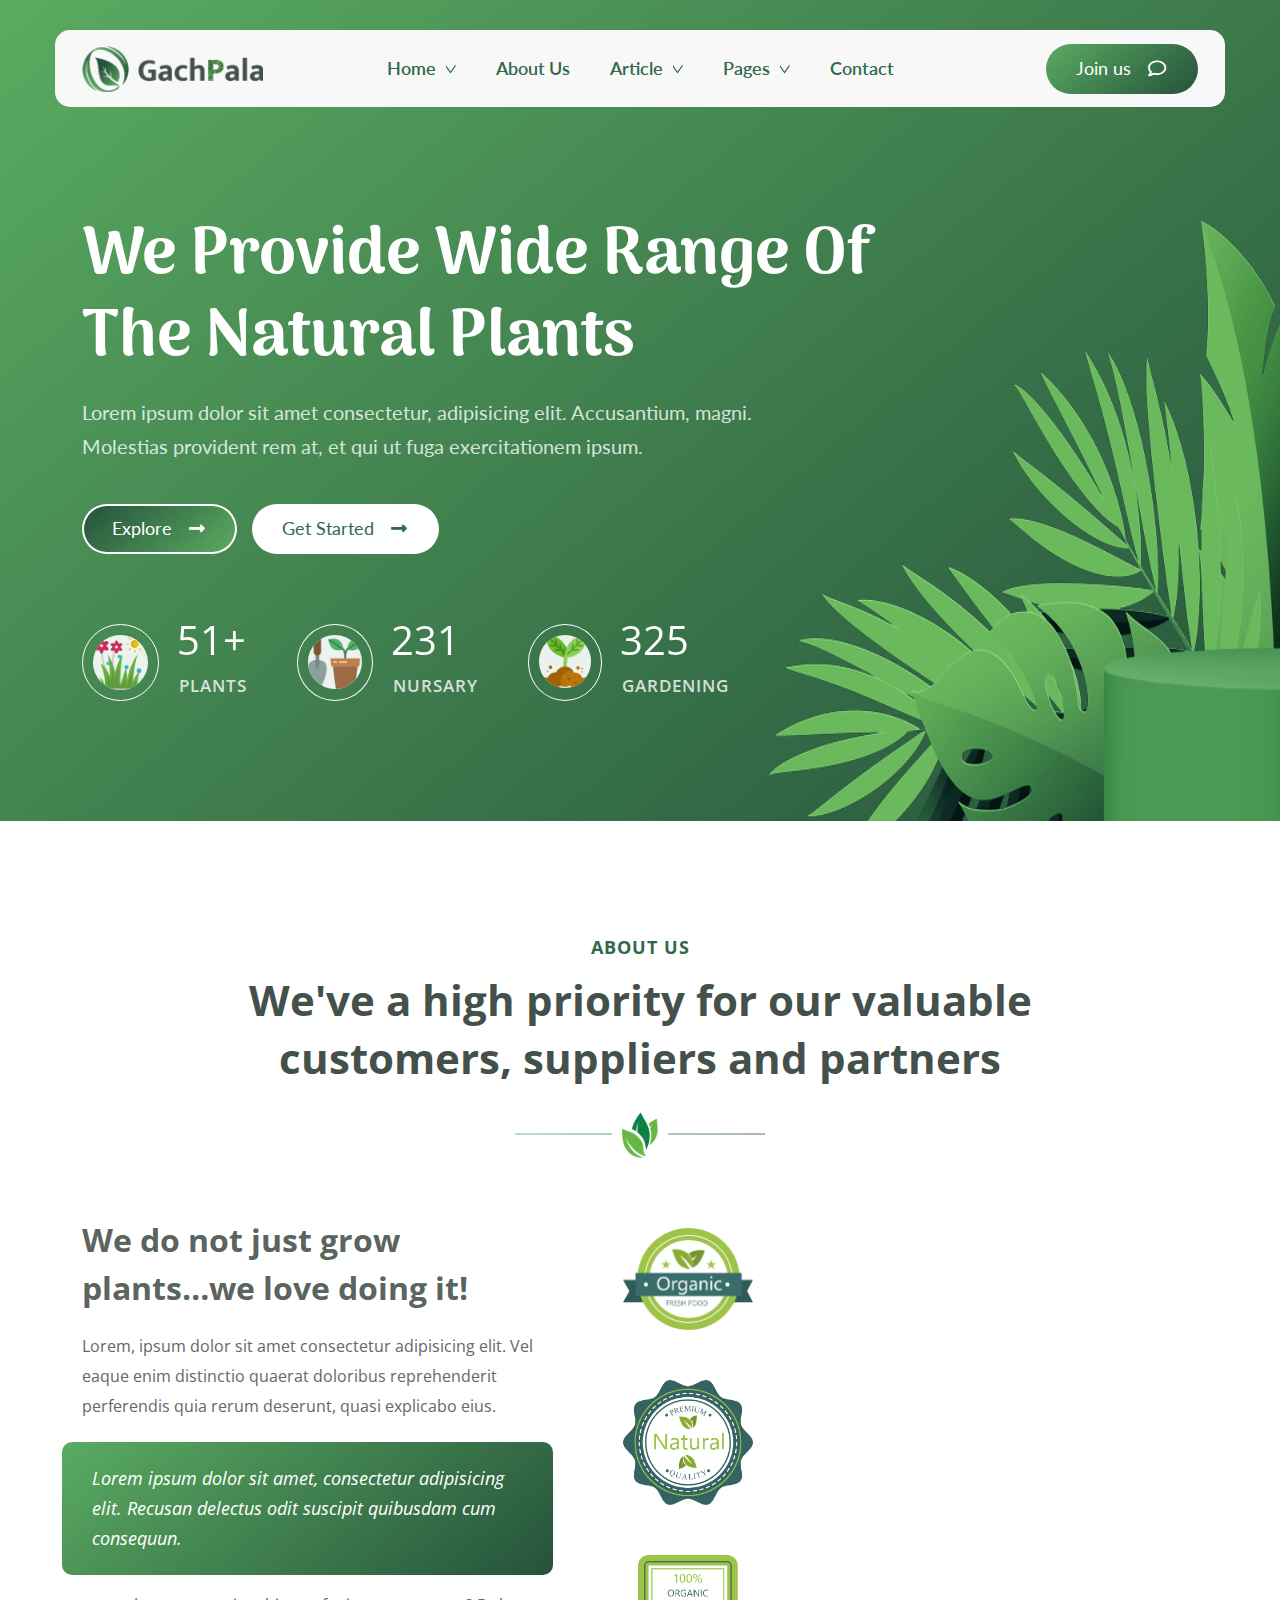
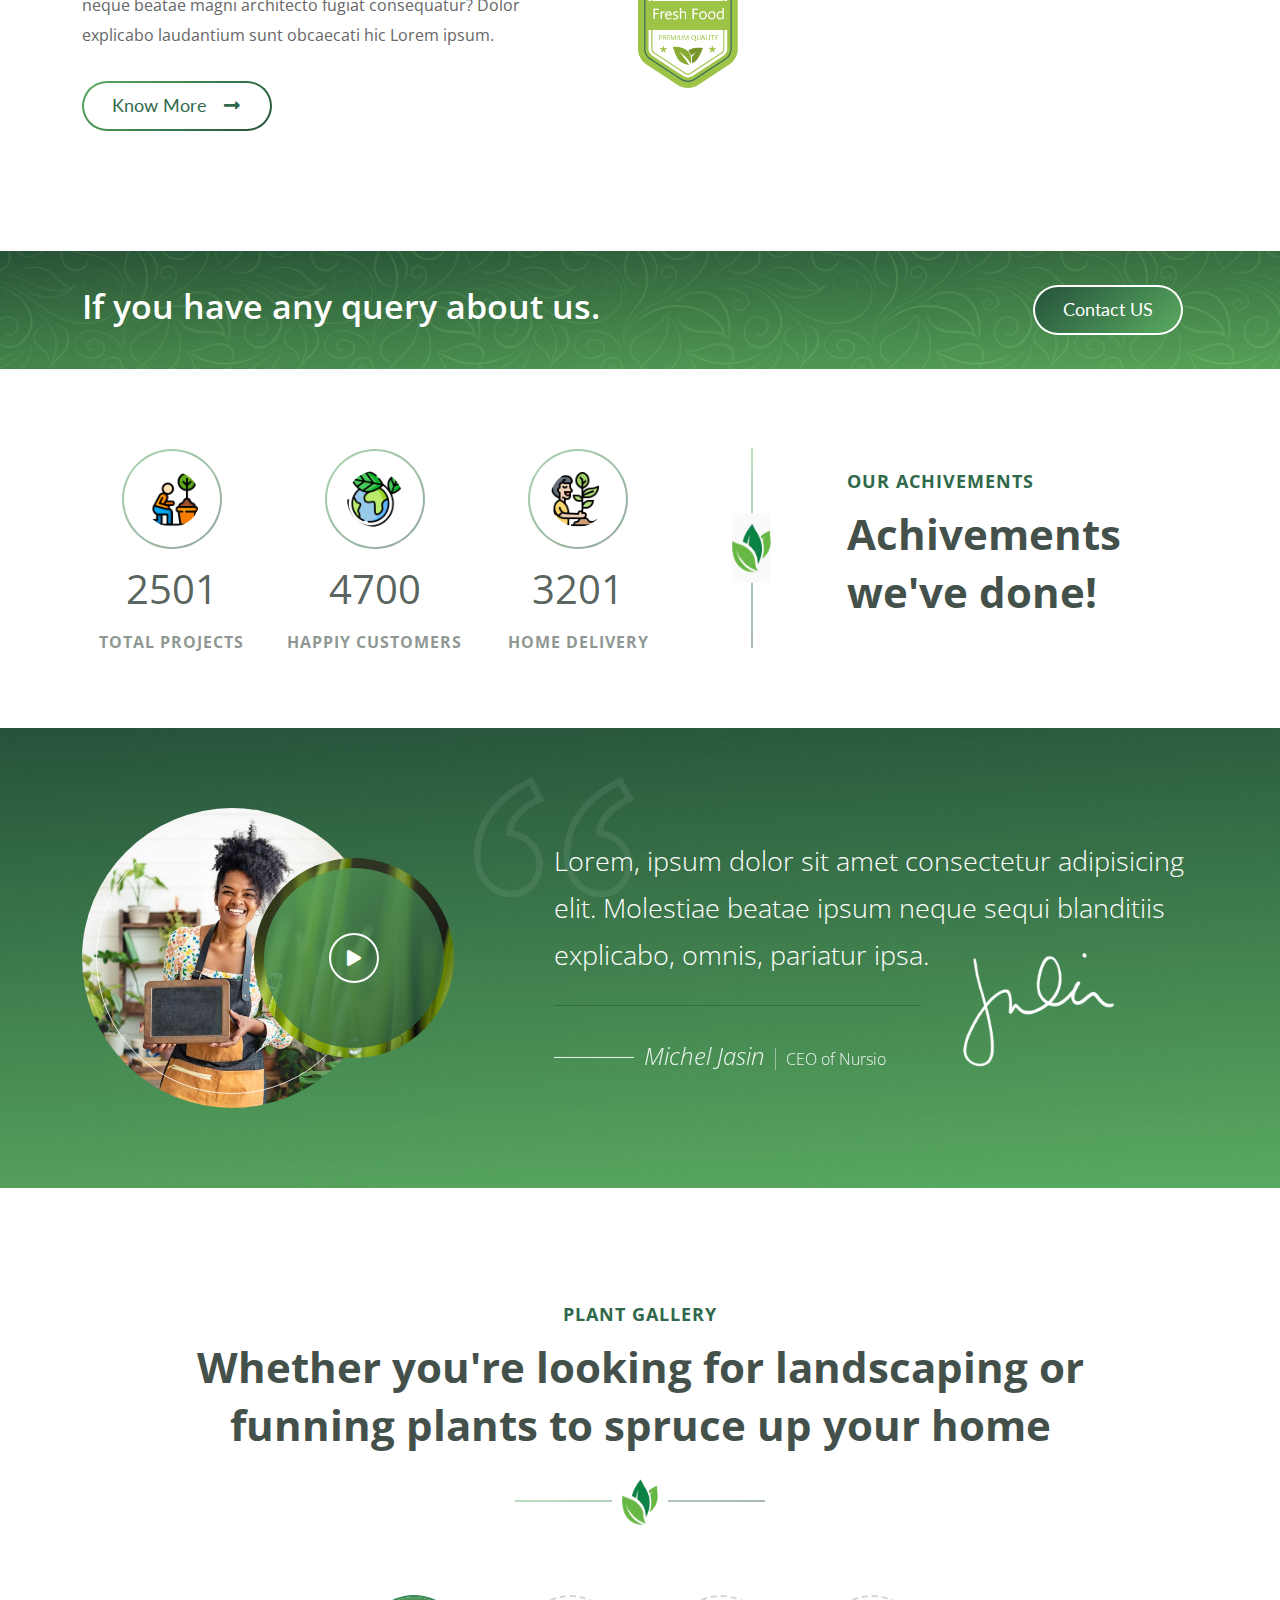
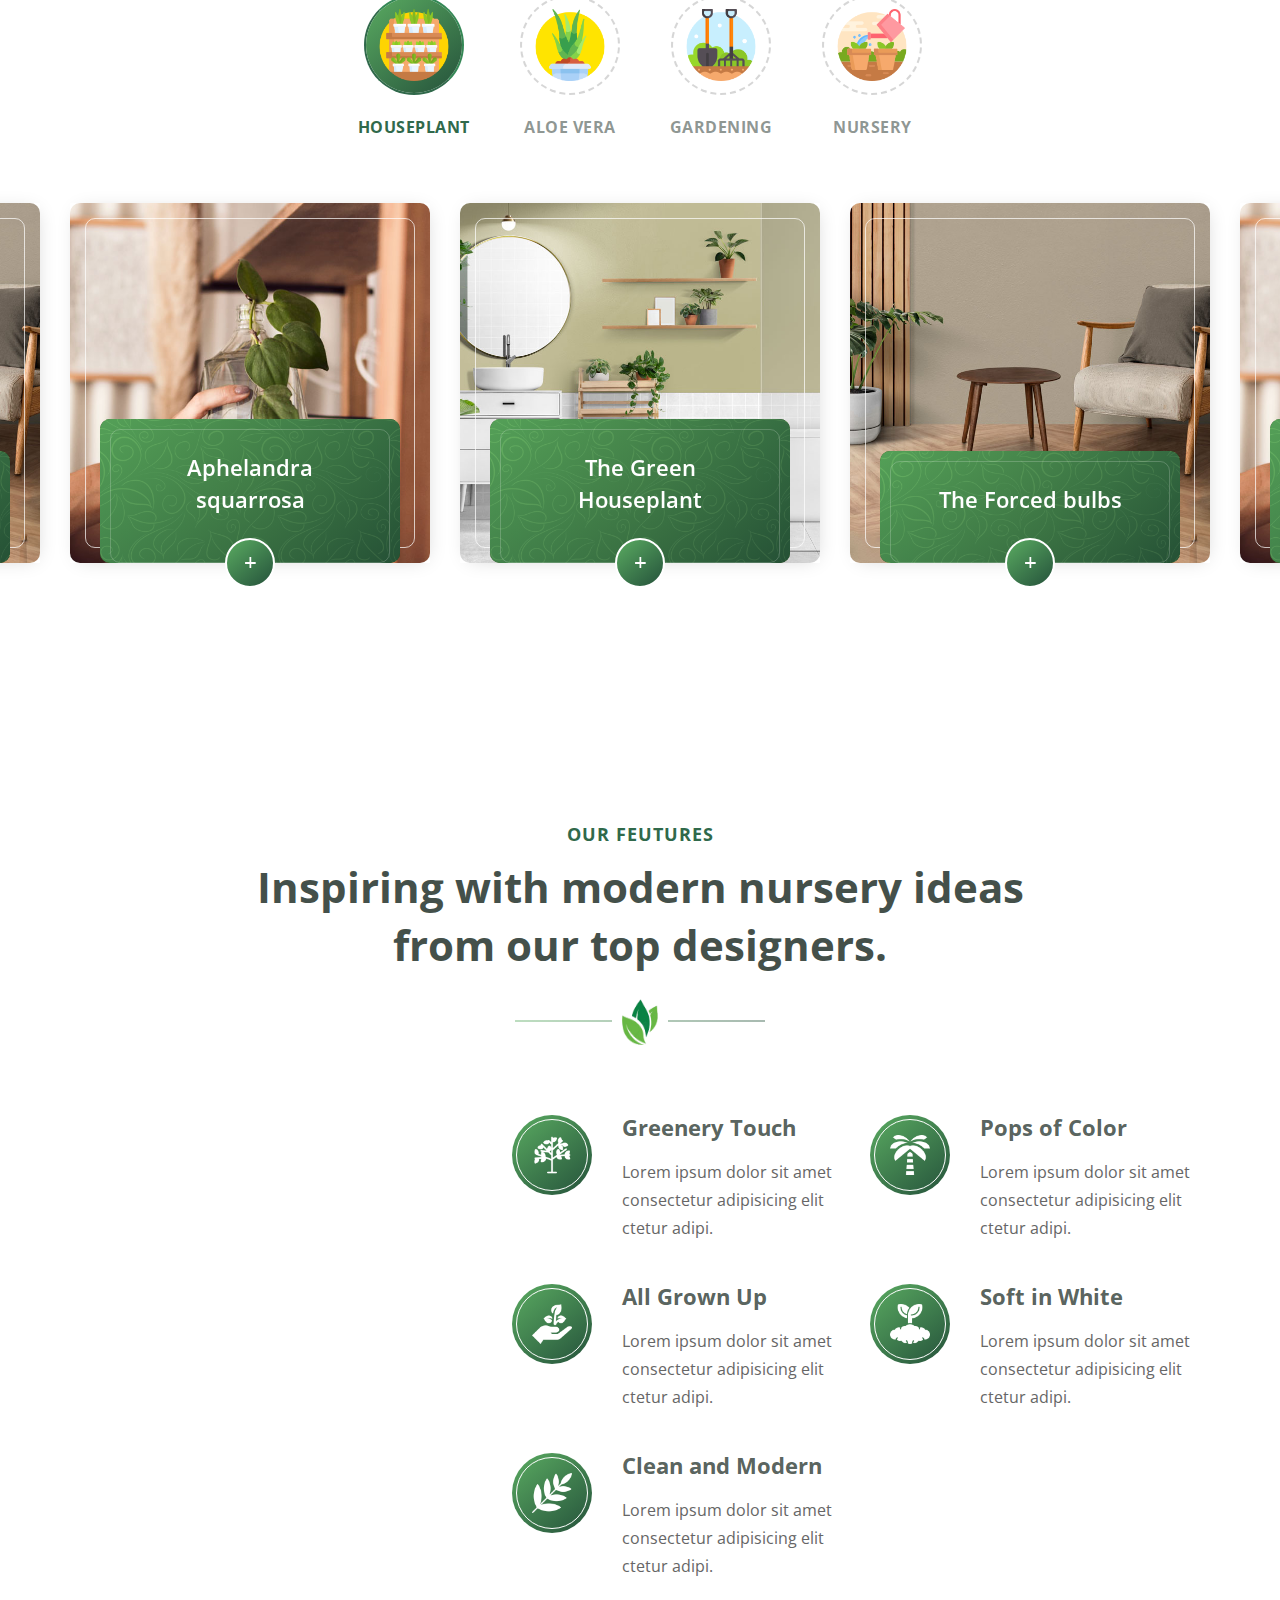
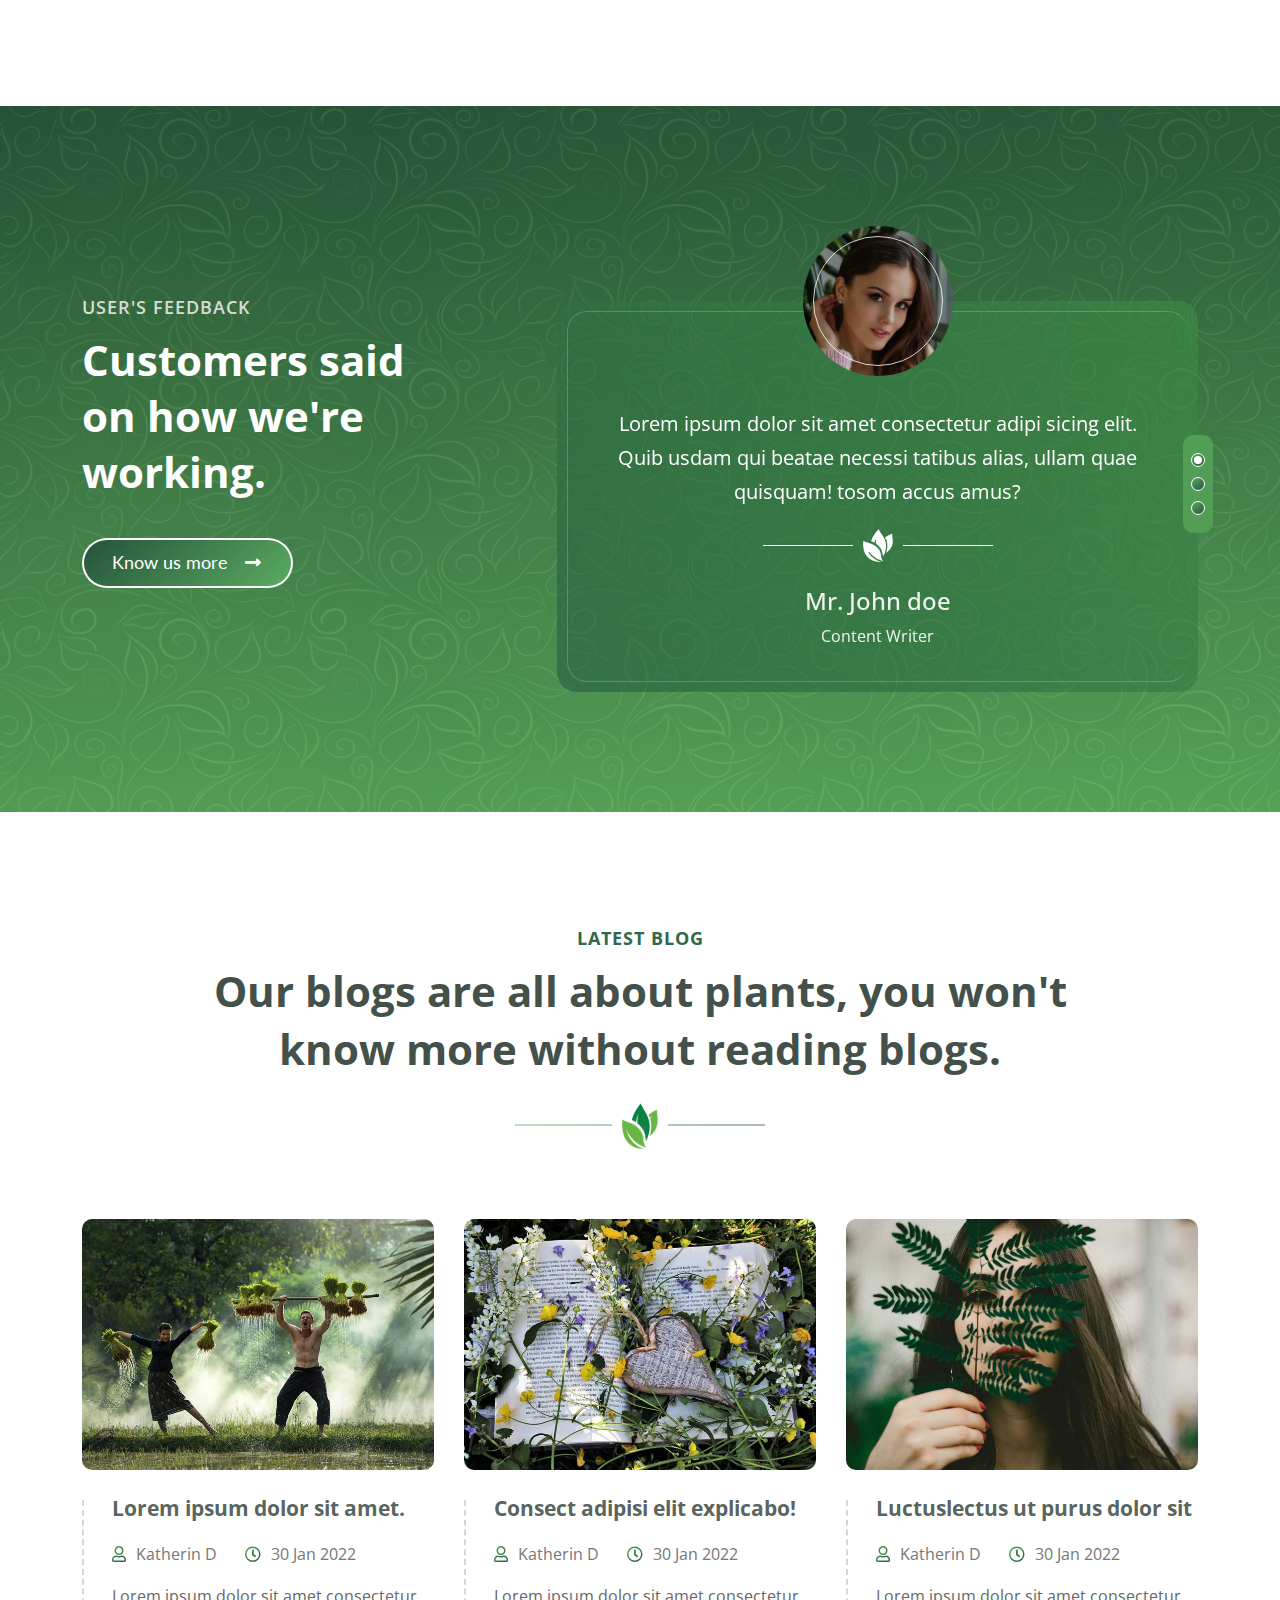
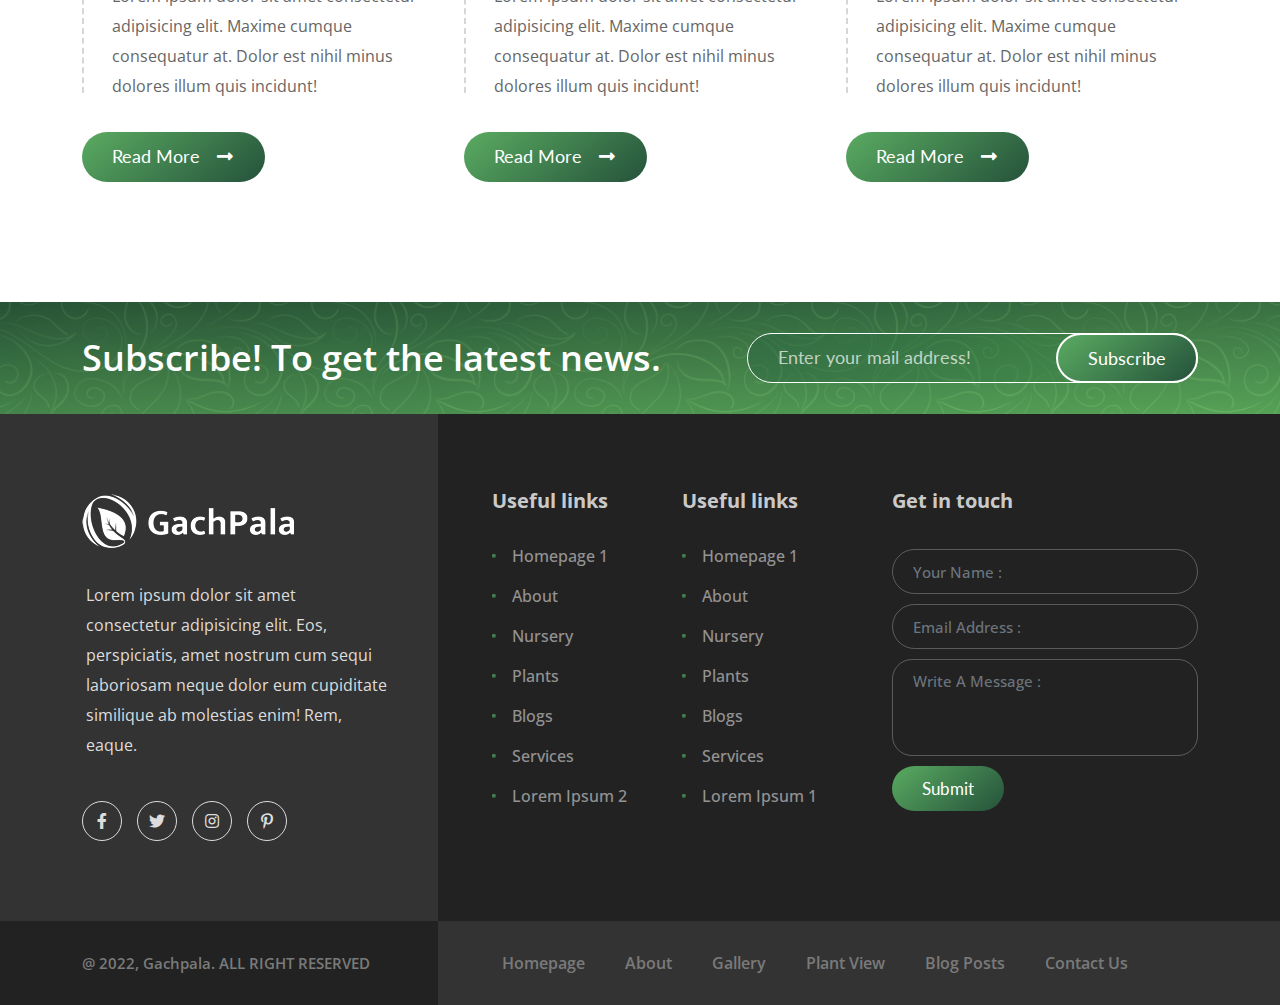
<file: index-3.html>
<!DOCTYPE html>
<html lang="zxx">
<head>
    <meta http-equiv="Content-Type" content="text/html; charset=UTF-8">
    <meta http-equiv="X-UA-Compatible" content="IE=edge" />
    <meta http-equiv="X-UA-Compatible" content="ie=edge">
    <meta name="viewport" content="width=device-width, initial-scale=1">
    <title>Gachpala - Natural Plants Supplier HTML Template</title>
    <!-- favicon -->
    <link rel="shortcut icon" href="favicon.ico" type="image/x-icon">
    <!-- bootstrap -->
    <link rel="stylesheet" href="assets/css/bootstrap.min.css">
    <!-- animate css -->
    <link rel="stylesheet" href="assets/css/animate.css">
    <!-- owl carosel css -->
    <link rel="stylesheet" href="assets/css/owl.carousel.min.css">
    <!-- modal-video css -->
    <link rel="stylesheet" href="assets/css/modal-video.min.css">
    <!-- font-awesome css -->
    <link rel="stylesheet" href="assets/css/all.css">
    <!-- main css -->
    <link rel="stylesheet" href="assets/css/style.css">
</head>
<body>

    <!-- preloader begin -->
    <div class="preloader">
        <div class="loader">
            <div class="loader-img">
                <img src="assets/img/preloader/preloader-icon.png" alt="" class="pr-icon">
                <img src="assets/img/preloader/preloader-text.png" alt="" class="pr-text">
            </div>
        </div>
    </div>
    <!-- preloader end -->

    <!-- header begin -->
    <div class="header header-3">
        <div class="container">
            <div class="row">
                <div class="col-xl-2 col-lg-2 d-xl-flex d-lg-flex d-block align-items-center">
                    <div class="row">
                        <div class="col-xl-12 col-lg-12 col-6">
                            <div class="logo">
                                <a href="index.html">
                                    <img src="assets/img/logo3.png" alt="">
                                </a>
                            </div>
                        </div>
                        <div class="col-6 d-xl-none d-lg-none d-flex align-items-center">
                            <div class="both-elem">
                                <div class="contact-buttn contact-buttn-resp">
                                    <a href="#" class="nurs-btn">Join us <i class="far fa-comment"></i></a>
                                </div>
                                <button class="navbar-toggler" type="button" data-bs-toggle="collapse" data-bs-target="#navbarSupportedContent" aria-controls="navbarSupportedContent" aria-expanded="false" aria-label="Toggle navigation">
                                    <i class="fas fa-bars"></i>
                                </button>
                            </div>
                        </div>
                    </div>
                </div>
                <div class="col-xl-8 col-lg-8">
                    <div class="main-menu">
                        <nav class="navbar navbar-expand-lg">
                            <div class="collapse navbar-collapse" id="navbarSupportedContent">
                                <ul class="navbar-nav m-auto mb-lg-0">
                                    <li class="nav-item dropdown">
                                        <a class="nav-link dropdown-toggle" href="#" id="navbarDropdown" role="button" data-bs-toggle="dropdown" aria-expanded="false">
                                        Home
                                        </a>
                                        <ul class="dropdown-menu" aria-labelledby="navbarDropdown">
                                            <li><a class="dropdown-item" href="index.html">Homepage (1)</a></li>
                                            <li><a class="dropdown-item" href="index-2.html">Homepage (2)</a></li>
                                            <li><a class="dropdown-item" href="index-3.html">Homepage (3)</a></li>
                                        </ul>
                                    </li>
                                    <li class="nav-item">
                                        <a class="nav-link" href="about.html">About us</a>
                                    </li>
                                    <li class="nav-item dropdown">
                                        <a class="nav-link dropdown-toggle" href="#" id="article" role="button" data-bs-toggle="dropdown" aria-expanded="false">
                                        Article
                                        </a>
                                        <ul class="dropdown-menu" aria-labelledby="article">
                                            <li><a class="dropdown-item" href="blog.html">Article Right Sidebar</a></li>
                                            <li><a class="dropdown-item" href="blog-2.html">Article Left Sidebar</a></li>
                                            <li><a class="dropdown-item" href="blog-details.html">Single Article Details</a></li>
                                        </ul>
                                    </li>
                                    <li class="nav-item dropdown">
                                        <a class="nav-link dropdown-toggle" href="#" id="pages" role="button" data-bs-toggle="dropdown" aria-expanded="false">
                                        Pages
                                        </a>
                                        <ul class="dropdown-menu" aria-labelledby="pages">
                                            <li><a class="dropdown-item" href="plants-gallery.html">Plant gallery</a></li>
                                            <li><a class="dropdown-item" href="gallery-details.html">Gallery details</a></li>
                                            <li><a class="dropdown-item" href="error.html">Error 404</a></li>
                                            <li><a class="dropdown-item" href="login.html">Sign In</a></li>
                                            <li><a class="dropdown-item" href="register.html">Sign Up</a></li>
                                        </ul>
                                    </li>
                                    <li class="nav-item">
                                        <a class="nav-link" href="contact.html">Contact</a>
                                    </li>
                                </ul>
                            </div>
                        </nav>
                    </div>
                </div>
                <div class="col-xl-2 col-lg-2 d-xl-flex d-lg-flex d-block align-items-center">
                    <div class="contact-buttn">
                        <a href="contact.html" class="nurs-btn">Join us <i class="far fa-comment"></i></a>
                    </div>
                </div>
            </div>
        </div>
    </div>
    <!-- header end -->

    <!-- banner begin -->
    <div class="banner banner-3">
        <div class="container banner-leaf-cont">
            <div class="row justify-content-xl-start justify-content-lg-start justify-content-center">
                <div class="col-xl-9 col-lg-10 col-md-11">
                    <div class="banner-content">
                        <div class="part-text">
                            <div class="part-content">
                                <h1>We provide wide range of the natural plants</h1>
                                <p>Lorem ipsum dolor sit amet consectetur, adipisicing elit. Accusantium, magni. <br/>Molestias provident rem at, et qui ut fuga exercitationem ipsum.</p>
                                <div class="all-btns">
                                    <a href="about.html" class="nurs-btn-3">Explore <i class="fas fa-long-arrow-alt-right"></i></a>
                                    <a href="index.html" class="nurs-btn-3">Get Started <i class="fas fa-long-arrow-alt-right"></i></a>
                                </div>
                            </div>
                            <div class="row">
                                <div class="col-xl-9 col-lg-9">
                                    <div class="statics-bn">
                                        <div class="single-statics">
                                            <div class="p-icon">
                                                <img src="assets/img/icon/flowers.png" alt="">
                                            </div>
                                            <div class="p-text">
                                                <span class="number">51+</span>
                                                <span class="title">Plants</span>
                                            </div>
                                        </div>
                                        <div class="single-statics">
                                            <div class="p-icon">
                                                <img src="assets/img/icon/gardening.png" alt="">
                                            </div>
                                            <div class="p-text">
                                                <span class="number">231</span>
                                                <span class="title">Nursary</span>
                                            </div>
                                        </div>
                                        <div class="single-statics">
                                            <div class="p-icon">
                                                <img src="assets/img/icon/sprout.png" alt="">
                                            </div>
                                            <div class="p-text">
                                                <span class="number">325</span>
                                                <span class="title">Gardening</span>
                                            </div>
                                        </div>
                                    </div>
                                </div>
                            </div>
                        </div>
                    </div>
                </div>
            </div>
        </div>
    </div>
    <!-- banner end -->

    <!-- about begin -->
    <div class="about" id="aboutUs">
        <div class="container">
            <div class="row justify-content-center">
                <div class="col-xl-10 col-lg-11">
                    <div class="section-title">
                        <span class="sub-title">About Us</span>
                        <h2 class="title">We've a high priority for our valuable customers, suppliers and partners</h2>
                    </div>
                </div>
            </div>
        </div>
        <div class="part-about">
            <div class="container">
                <div class="row justify-content-between">
                    <div class="col-xl-5 col-lg-6 col-md-8">
                        <div class="part-text">
                            <h2>We do not just grow plants…<br/>we love doing it! </h2>
                            <p>Lorem, ipsum dolor sit amet consectetur adipisicing elit. Vel eaque enim distinctio quaerat doloribus 
                                reprehenderit perferendis quia rerum deserunt, quasi explicabo eius.</p>
                            <p class="special">Lorem ipsum dolor sit amet, consectetur adipisicing elit. Recusan delectus 
                                    odit suscipit quibusdam cum consequun.</p>
                            <p> neque beatae magni architecto fugiat consequatur? Dolor explicabo laudantium sunt 
                                obcaecati hic Lorem ipsum.
                            </p>
                            <a href="about.html" class="nurs-btn-2">Know More <i class="fas fa-long-arrow-alt-right"></i></a>
                        </div>
                    </div>
                    <div class="col-xl-2 col-lg-12 col-md-3 order-xl-0 order-lg-2">
                        <div class="award-badges">
                            <ul>
                                <li>
                                    <div class="single-badge">
                                        <img src="assets/img/about/badge-1.png" alt="">
                                    </div>
                                </li>
                                <li>
                                    <div class="single-badge">
                                        <img src="assets/img/about/badge-2.png" alt="">
                                    </div>
                                </li>
                                <li>
                                    <div class="single-badge badge-3">
                                        <img src="assets/img/about/badge-3.png" alt="">
                                    </div>
                                </li>
                            </ul>
                        </div>
                    </div>
                    <div class="col-xl-4 col-lg-5 col-md-12">
                        <div class="part-img">
                            <img src="assets/img/about-img.jpg" alt="">
                            <a href="#0" data-video-id="L61p2uyiMSo" class="play-video js-video-button">
                                <i class="fas fa-play"></i>
                            </a>
                        </div>
                    </div>
                </div>
            </div>
        </div>
    </div>
    <!-- about end -->

    <!-- cta begin -->
    <div class="cta">
        <div class="container">
            <div class="row">
                <div class="col-xl-8 col-lg-8 col-md-8">
                    <div class="part-text">
                        <h2>If you have any query about us.</h2>
                    </div>
                </div>
                <div class="col-xl-4 col-lg-4 col-md-4 d-xl-flex d-lg-flex d-block align-items-center">
                    <div class="cta-button">
                        <a href="contact.html" class="nurs-btn-3">Contact US</a>
                    </div>
                </div>
            </div>
        </div>
    </div>
    <!-- cta end -->

    <!-- statics begin -->
    <div class="statics statics-3">
        <div class="container">
            <div class="row justify-content-xl-between justify-content-lg-center">
                <div class="d-xl-none d-lg-block">
                    <div class="row justify-content-center">
                        <div class="col-xl-10 col-lg-10">
                            <div class="section-title">
                                <span class="sub-title">Our Achivements</span>
                                <h2 class="title">Achivements we've done!</h2>
                            </div>
                        </div>
                    </div>
                </div>
                <div class="col-xl-6 col-lg-10 col-md-12">
                    <div class="all-statics">
                        <div class="row">
                            <div class="col-xl-4 col-lg-4 col-md-4 col-sm-4 col-4">
                                <div class="single-statics">
                                    <span class="icon">
                                        <img src="assets/img/icon/statics/plant-pot.png" alt="">
                                    </span>
                                    <span class="text">
                                        <span class="number">2501</span>
                                        <span class="title">Total<br/> Projects</span>
                                    </span>
                                </div>
                            </div>
                            <div class="col-xl-4 col-lg-4 col-md-4 col-sm-4 col-4">
                                <div class="single-statics">
                                    <span class="icon">
                                        <img src="assets/img/icon/statics/planet-earth.png" alt="">
                                    </span>
                                    <span class="text">
                                        <span class="number">4700</span>
                                        <span class="title">Happiy<br/> Customers</span>
                                    </span>
                                </div>
                            </div>
                            <div class="col-xl-4 col-lg-4 col-md-4 col-sm-4 col-4">
                                <div class="single-statics">
                                    <span class="icon">
                                        <img src="assets/img/icon/statics/save-nature.png" alt="">
                                    </span>
                                    <span class="text">
                                        <span class="number">3201</span>
                                        <span class="title">Home<br/> Delivery</span>
                                    </span>
                                </div>
                            </div>
                        </div>
                    </div>
                </div>
                <div class="col-xl-5 col-lg-4 d-xl-flex d-lg-flex d-block align-items-center">
                    <div class="section-title sub">
                        <span class="sub-title">Our Achivements</span>
                        <h2 class="title">Achivements we've done!</h2>
                    </div>
                </div>
            </div>
        </div>
    </div>
    <!-- statics end -->

    <!-- quotation begin -->
    <div class="part-quote">
        <div class="container">
            <div class="part-img">
                <div class="row g-0 justify-content-center">
                    <div class="col-xl-4 col-lg-5 col-md-4 col-sm-6">
                        <div class="both-img">
                            <div class="single-img">
                                <img src="assets/img/quote-img.jpg" alt="">
                            </div>
                            <div class="single-video">
                                <img src="assets/img/quote-vid.jpg" alt="">
                                <a href="#0" data-video-id="L61p2uyiMSo" class="js-video-button play-btn"><i class="fas fa-play"></i></a>
                            </div>
                        </div>
                    </div>
                    <div class="col-xl-8 col-lg-7 col-md-10 d-xl-flex d-lg-flex d-block align-items-center">
                        <div class="par-text">
                            <p>
                                <span class="quot-icon">
                                    <img src="assets/img/quotation.png" alt="">
                                </span>
                                Lorem, ipsum dolor sit amet consectetur adipisicing elit. 
                                Molestiae beatae ipsum neque sequi blanditiis explicabo, omnis, pariatur ipsa.<br/>
                                <span class="divider"></span>
                                <strong>Michel Jasin</strong>
                                <span class="signature-t"><img src="assets/img/signature.png" alt=""></span>
                            </p>
                        </div>
                    </div>
                </div>
            </div>
        </div>
    </div>
    <!-- quotation end -->

    <!-- plant galler begin -->
    <div class="plant-gallery">
        <div class="container">
            <div class="row justify-content-center">
                <div class="col-xl-10 col-lg-10">
                    <div class="section-title">
                        <span class="sub-title">Plant Gallery</span>
                        <h2 class="title">Whether you're looking for landscaping or funning plants to spruce up your home</h2>
                    </div>
                </div>
            </div>
            <div class="gallery-controller">
                <ul class="nav nav-tabs" id="myTab" role="tablist">
                    <li class="nav-item" role="presentation">
                        <button class="nav-link active" id="houseplant-tab" data-bs-toggle="tab" data-bs-target="#houseplant" type="button" role="tab" aria-controls="houseplant" aria-selected="true">
                            <span class="icon">
                                <img src="assets/img/icon/gallery/urban-garden.png" alt="">
                            </span>    
                            <span class="text">Houseplant</span>   
                        </button>
                    </li>
                    <li class="nav-item" role="presentation">
                        <button class="nav-link" id="aloeVera-tab" data-bs-toggle="tab" data-bs-target="#aloeVera" type="button" role="tab" aria-controls="aloeVera" aria-selected="false">
                            <span class="icon">
                                <img src="assets/img/icon/gallery/aloe-vera.png" alt="">
                            </span>    
                            <span class="text">Aloe Vera</span>    
                        </button>
                    </li>
                    <li class="nav-item" role="presentation">
                        <button class="nav-link" id="gardening-tab" data-bs-toggle="tab" data-bs-target="#gardening" type="button" role="tab" aria-controls="gardening" aria-selected="false">
                            <span class="icon">
                                <img src="assets/img/icon/gallery/gardening.png" alt="">
                            </span>    
                            <span class="text">Gardening</span>   
                        </button>
                    </li>
                    <li class="nav-item" role="presentation">
                        <button class="nav-link" id="nursery-tab" data-bs-toggle="tab" data-bs-target="#nursery" type="button" role="tab" aria-controls="nursery" aria-selected="false">
                            <span class="icon">
                                <img src="assets/img/icon/gallery/watering-plants.png" alt="">
                            </span>    
                            <span class="text">Nursery</span>    
                        </button>
                    </li>
                </ul>
            </div>
            <div class="tab-content" id="myTabContent">
                <div class="tab-pane fade" id="nursery" role="tabpanel" aria-labelledby="nursery-tab">
                    <div class="gallery-row owl-carousel owl-theme">
                        <div class="single-img">
                            <div class="part-img">
                                <img src="assets/img/gallery/img1.jpg" alt="">
                            </div>
                            <div class="part-text">
                                <span class="title">The Green Houseplant</span>
                                <p>Lorem ipsum dolor sit amet consec tetur adipisicing elit. Quo totam archit ecto deserunt.</p>
                                <a href="gallery-details.html">+</a>
                            </div>
                        </div>
                        <div class="single-img">
                            <div class="part-img">
                                <img src="assets/img/gallery/img4.jpg" alt="">
                            </div>
                            <div class="part-text">
                                <span class="title">The Forced bulbs</span>
                                <p>Lorem ipsum dolor sit amet consec tetur adipisicing elit. Quo totam archit ecto deserunt.</p>
                                <a href="gallery-details.html">+</a>
                            </div>
                        </div>
                        <div class="single-img">
                            <div class="part-img">
                                <img src="assets/img/gallery/img7.jpg" alt="">
                            </div>
                            <div class="part-text">
                                <span class="title">Aphelandra squarrosa</span>
                                <p>Lorem ipsum dolor sit amet consec tetur adipisicing elit. Quo totam archit ecto deserunt.</p>
                                <a href="gallery-details.html">+</a>
                            </div>
                        </div>
                    </div>
                </div>
                <div class="tab-pane fade show active" id="houseplant" role="tabpanel" aria-labelledby="houseplant-tab">
                    <div class="gallery-row-2 owl-carousel owl-theme">
                        <div class="single-img">
                            <div class="part-img">
                                <img src="assets/img/gallery/img2.jpg" alt="">
                            </div>
                            <div class="part-text">
                                <span class="title">The Green Houseplant</span>
                                <p>Lorem ipsum dolor sit amet consec tetur adipisicing elit. Quo totam archit ecto deserunt.</p>
                                <a href="gallery-details.html">+</a>
                            </div>
                        </div>
                        <div class="single-img">
                            <div class="part-img">
                                <img src="assets/img/gallery/img3.jpg" alt="">
                            </div>
                            <div class="part-text">
                                <span class="title">The Forced bulbs</span>
                                <p>Lorem ipsum dolor sit amet consec tetur adipisicing elit. Quo totam archit ecto deserunt.</p>
                                <a href="gallery-details.html">+</a>
                            </div>
                        </div>
                        <div class="single-img">
                            <div class="part-img">
                                <img src="assets/img/gallery/img1.jpg" alt="">
                            </div>
                            <div class="part-text">
                                <span class="title">Aphelandra squarrosa</span>
                                <p>Lorem ipsum dolor sit amet consec tetur adipisicing elit. Quo totam archit ecto deserunt.</p>
                                <a href="gallery-details.html">+</a>
                            </div>
                        </div>
                    </div>
                </div>
                <div class="tab-pane fade" id="gardening" role="tabpanel" aria-labelledby="gardening-tab">
                    <div class="gallery-row-3 owl-carousel owl-theme">
                        <div class="single-img">
                            <div class="part-img">
                                <img src="assets/img/gallery/img7.jpg" alt="">
                            </div>
                            <div class="part-text">
                                <span class="title">The Green Houseplant</span>
                                <p>Lorem ipsum dolor sit amet consec tetur adipisicing elit. Quo totam archit ecto deserunt.</p>
                                <a href="gallery-details.html">+</a>
                            </div>
                        </div>
                        <div class="single-img">
                            <div class="part-img">
                                <img src="assets/img/gallery/img8.jpg" alt="">
                            </div>
                            <div class="part-text">
                                <span class="title">The Forced bulbs</span>
                                <p>Lorem ipsum dolor sit amet consec tetur adipisicing elit. Quo totam archit ecto deserunt.</p>
                                <a href="gallery-details.html">+</a>
                            </div>
                        </div>
                        <div class="single-img">
                            <div class="part-img">
                                <img src="assets/img/gallery/img9.jpg" alt="">
                            </div>
                            <div class="part-text">
                                <span class="title">Aphelandra squarrosa</span>
                                <p>Lorem ipsum dolor sit amet consec tetur adipisicing elit. Quo totam archit ecto deserunt.</p>
                                <a href="gallery-details.html">+</a>
                            </div>
                        </div>
                    </div>
                </div>
                <div class="tab-pane fade" id="aloeVera" role="tabpanel" aria-labelledby="aloeVera-tab">
                    <div class="gallery-row-4 owl-carousel owl-theme">
                        <div class="single-img">
                            <div class="part-img">
                                <img src="assets/img/gallery/img6.jpg" alt="">
                            </div>
                            <div class="part-text">
                                <span class="title">The Green Houseplant</span>
                                <p>Lorem ipsum dolor sit amet consec tetur adipisicing elit. Quo totam archit ecto deserunt.</p>
                                <a href="gallery-details.html">+</a>
                            </div>
                        </div>
                        <div class="single-img">
                            <div class="part-img">
                                <img src="assets/img/gallery/img5.jpg" alt="">
                            </div>
                            <div class="part-text">
                                <span class="title">The Forced bulbs</span>
                                <p>Lorem ipsum dolor sit amet consec tetur adipisicing elit. Quo totam archit ecto deserunt.</p>
                                <a href="gallery-details.html">+</a>
                            </div>
                        </div>
                        <div class="single-img">
                            <div class="part-img">
                                <img src="assets/img/gallery/img4.jpg" alt="">
                            </div>
                            <div class="part-text">
                                <span class="title">Aphelandra squarrosa</span>
                                <p>Lorem ipsum dolor sit amet consec tetur adipisicing elit. Quo totam archit ecto deserunt.</p>
                                <a href="gallery-details.html">+</a>
                            </div>
                        </div>
                    </div>
                </div>
            </div>

            
        </div>
    </div>
    <!-- plant galler end -->

    <!-- feature begin -->
    <div class="feature" id="featureSection">
        <div class="container">
            <div class="row justify-content-center">
                <div class="col-xl-10 col-lg-10">
                    <div class="section-title">
                        <span class="sub-title">Our Feutures</span>
                        <h2 class="title">Inspiring with modern nursery ideas<br/> from our top designers.</h2>
                    </div>
                </div>
            </div>
            <div class="row justify-content-between">
                <div class="col-xxl-4 col-xl-4 col-lg-5 order-xl-0 order-lg-0 order-2">
                    <div class="img-cover">
                        <div class="part-img">
                            <img src="assets/img/feature-img.jpg" alt="">
                        </div>
                    </div>
                </div>
                <div class="col-xxl-7 col-xl-8 col-lg-7">
                    <div class="part-features">
                        <div class="row custom-gutter">
                            <div class="col-xl-6 col-lg-12 col-md-6">
                                <div class="single-feature">
                                    <div class="part-icon">
                                        <img src="assets/img/icon/feature/3.png" alt="">
                                    </div>
                                    <div class="part-text">
                                        <h3 class="title">Greenery Touch</h3>
                                        <p>Lorem ipsum dolor sit amet consectetur adipisicing elit ctetur adipi.</p>
                                    </div>
                                </div>
                            </div>
                            <div class="col-xl-6 col-lg-12 col-md-6">
                                <div class="single-feature">
                                    <div class="part-icon">
                                        <img src="assets/img/icon/feature/4.png" alt="">
                                    </div>
                                    <div class="part-text">
                                        <h3 class="title">Pops of Color</h3>
                                        <p>Lorem ipsum dolor sit amet consectetur adipisicing elit ctetur adipi.</p>
                                    </div>
                                </div>
                            </div>
                            <div class="col-xl-6 col-lg-12 col-md-6">
                                <div class="single-feature">
                                    <div class="part-icon">
                                        <img src="assets/img/icon/feature/5.png" alt="">
                                    </div>
                                    <div class="part-text">
                                        <h3 class="title">All Grown Up</h3>
                                        <p>Lorem ipsum dolor sit amet consectetur adipisicing elit ctetur adipi.</p>
                                    </div>
                                </div>
                            </div>
                            <div class="col-xl-6 col-lg-12 col-md-6">
                                <div class="single-feature">
                                    <div class="part-icon">
                                        <img src="assets/img/icon/feature/1.png" alt="">
                                    </div>
                                    <div class="part-text">
                                        <h3 class="title">Soft in White</h3>
                                        <p>Lorem ipsum dolor sit amet consectetur adipisicing elit ctetur adipi.</p>
                                    </div>
                                </div>
                            </div>
                            <div class="col-xl-6 col-lg-12 col-md-6">
                                <div class="single-feature">
                                    <div class="part-icon">
                                        <img src="assets/img/icon/feature/2.png" alt="">
                                    </div>
                                    <div class="part-text">
                                        <h3 class="title">Clean and Modern</h3>
                                        <p>Lorem ipsum dolor sit amet consectetur adipisicing elit ctetur adipi.</p>
                                    </div>
                                </div>
                            </div>
                        </div>
                    </div>
                </div>
            </div>
        </div>
    </div>
    <!-- feature end -->

    <!-- Testimonial begin -->
    <div class="testimonial">
        <div class="container">
            <div class="row justify-content-xl-between justify-content-center">
                <div class="col-xl-4 col-lg-9 col-md-8 col-sm-9">
                    <div class="part-text">
                        <span class="sub-title">User's Feedback</span>
                        <h2 class="title">Customers said on how we're working.</h2>
                        <a href="about.html" class="nurs-btn-3"> Know us more <i class="fas fa-long-arrow-alt-right"></i></a>
                    </div>
                </div>
                <div class="col-xl-7 col-lg-9">
                    <div class="testimonial-slider owl-carousel owl-theme">
                        <div class="single-testimonial">
                            <div class="part-img">
                                <img src="assets/img/testimonial/1.jpg" alt="">
                            </div>
                            <div class="part-txt">
                                <p>Lorem ipsum dolor sit amet consectetur adipi sicing elit. Quib usdam qui beatae necessi tatibus alias, 
                                    ullam quae quisquam! tosom accus amus?</p>
                                    <span class="divided">
                                        <img src="assets/img/icon/leaf-icon.png" alt="">
                                    </span>
                                <span class="name">Mr. John doe</span>
                                <span class="pr">Content Writer</span>
                            </div>
                        </div>
                        <div class="single-testimonial">
                            <div class="part-img">
                                <img src="assets/img/testimonial/2.jpg" alt="">
                            </div>
                            <div class="part-txt">
                                <p>Lorem ipsum dolor sit amet consectetur adipi sicing elit. Quib usdam qui beatae necessi tatibus alias, 
                                    ullam quae quisquam! tosom accus amus?</p>
                                    <span class="divided">
                                        <img src="assets/img/icon/leaf-icon.png" alt="">
                                    </span>
                                <span class="name">Kevin de ov</span>
                                <span class="pr">Plant Worker</span>
                            </div>
                        </div>
                        <div class="single-testimonial">
                            <div class="part-img">
                                <img src="assets/img/testimonial/3.jpg" alt="">
                            </div>
                            <div class="part-txt">
                                <p>Lorem ipsum dolor sit amet consectetur adipi sicing elit. Quib usdam qui beatae necessi tatibus alias, 
                                    ullam quae quisquam! tosom accus amus?</p>
                                    <span class="divided">
                                        <img src="assets/img/icon/leaf-icon.png" alt="">
                                    </span>
                                <span class="name">Grin Smata</span>
                                <span class="pr">Nursery Specialist</span>
                            </div>
                        </div>
                    </div>
                </div>
            </div>
        </div>
    </div>
    <!-- Testimonial end -->

    <!-- blog begin -->
    <div class="blog">
        <div class="container">
            <div class="row justify-content-center">
                <div class="col-xl-10 col-lg-10">
                    <div class="section-title">
                        <span class="sub-title">Latest Blog</span>
                        <h2 class="title">Our blogs are all about plants, you won't know more without reading blogs.</h2>
                    </div>
                </div>
            </div>
            <div class="row custom-gutter">
                <div class="col-xl-4 col-lg-4 col-md-6">
                    <div class="single-blog">
                        <div class="part-img">
                            <img src="assets/img/blog/blog-1.jpg" alt="">
                        </div>
                        <div class="part-text">
                            <h4 class="title">Lorem ipsum dolor sit amet.</h4>
                            <div class="blog-stats">
                                <ul>
                                    <li>
                                        <span class="sts-icon"><i class="far fa-user"></i></span>
                                        <span class="sts-txt">Katherin D</span>
                                    </li>
                                    <li>
                                        <span class="sts-icon"><i class="far fa-clock"></i></span>
                                        <span class="sts-txt">30 Jan 2022</span>
                                    </li>
                                </ul>
                            </div>
                            <p>Lorem ipsum dolor sit amet consectetur adipisicing elit. Maxime cumque consequatur at. Dolor est nihil minus dolores illum quis incidunt!</p>
                        </div>
                        <a href="blog-details.html" class="nurs-btn">Read More <i class="fas fa-long-arrow-alt-right"></i></a>
                    </div>
                </div>
                <div class="col-xl-4 col-lg-4 col-md-6">
                    <div class="single-blog">
                        <div class="part-img">
                            <img src="assets/img/blog/blog-2.jpg" alt="">
                        </div>
                        <div class="part-text">
                            <h4 class="title">Consect adipisi elit explicabo!</h4>
                            <div class="blog-stats">
                                <ul>
                                    <li>
                                        <span class="sts-icon"><i class="far fa-user"></i></span>
                                        <span class="sts-txt">Katherin D</span>
                                    </li>
                                    <li>
                                        <span class="sts-icon"><i class="far fa-clock"></i></span>
                                        <span class="sts-txt">30 Jan 2022</span>
                                    </li>
                                </ul>
                            </div>
                            <p>Lorem ipsum dolor sit amet consectetur adipisicing elit. Maxime cumque consequatur at. Dolor est nihil minus dolores illum quis incidunt!</p>
                        </div>
                        <a href="blog-details.html" class="nurs-btn">Read More <i class="fas fa-long-arrow-alt-right"></i></a>
                    </div>
                </div>
                <div class="col-xl-4 col-lg-4 col-md-6">
                    <div class="single-blog">
                        <div class="part-img">
                            <img src="assets/img/blog/blog-3.jpg" alt="">
                        </div>
                        <div class="part-text">
                            <h4 class="title">Luctuslectus ut purus dolor sit</h4>
                            <div class="blog-stats">
                                <ul>
                                    <li>
                                        <span class="sts-icon"><i class="far fa-user"></i></span>
                                        <span class="sts-txt">Katherin D</span>
                                    </li>
                                    <li>
                                        <span class="sts-icon"><i class="far fa-clock"></i></span>
                                        <span class="sts-txt">30 Jan 2022</span>
                                    </li>
                                </ul>
                            </div>
                            <p>Lorem ipsum dolor sit amet consectetur adipisicing elit. Maxime cumque consequatur at. Dolor est nihil minus dolores illum quis incidunt!</p>
                        </div>
                        <a href="blog-details.html" class="nurs-btn">Read More <i class="fas fa-long-arrow-alt-right"></i></a>
                    </div>
                </div>
            </div>
        </div>
    </div>
    <!-- blog end -->

    <!-- newsletter begin -->
    <div class="newsletter">
        <div class="container">
            <div class="row justify-content-center">
                <div class="col-xl-7 col-lg-7">
                    <div class="part-text">
                        <h2>Subscribe! To get the latest news.</h2>
                    </div>
                </div>
                <div class="col-xl-5 col-lg-5 col-md-10 col-sm-9 d-xl-flex d-lg-flex d-block align-items-center">
                    <form>
                        <input type="email" placeholder="Enter your mail address!">
                        <button type="submit" class="nurs-btn">Subscribe</button>
                    </form>
                </div>
            </div>
        </div>
    </div>
    <!-- newsletter end -->

    <!-- footer begin -->
    <div class="footer">
        <div class="footer-top">
            <div class="container">
                <div class="row">
                    <div class="col-xl-4 col-lg-5 col-md-4">
                        <div class="part-about">
                            <a href="index.html" class="footer-logo">
                                <img src="assets/img/logo1.png" alt="">
                            </a>
                            <p>Lorem ipsum dolor sit amet consectetur adipisicing elit. Eos, perspiciatis, amet nostrum cum sequi laboriosam neque dolor eum cupiditate similique ab molestias enim! Rem, eaque.</p>
                            <div class="part-social">
                                <ul>
                                    <li>
                                        <a href="#0" class="single-social">
                                            <i class="fab fa-facebook-f"></i>
                                        </a>
                                    </li>
                                    <li>
                                        <a href="#0" class="single-social">
                                            <i class="fab fa-twitter"></i>
                                        </a>
                                    </li>
                                    <li>
                                        <a href="#0" class="single-social">
                                            <i class="fab fa-instagram"></i>
                                        </a>
                                    </li>
                                    <li>
                                        <a href="#0" class="single-social">
                                            <i class="fab fa-pinterest-p"></i>
                                        </a>
                                    </li>
                                </ul>
                            </div>
                        </div>
                    </div>
                    <div class="col-xl-2 col-lg-3 col-md-4 col-sm-6">
                        <div class="usefull-link">
                            <h3 class="title">
                                Useful links
                            </h3>
                            <ul>
                                <li>
                                    <a href="#0">
                                        Homepage 1
                                    </a>
                                </li>
                                <li>
                                    <a href="#0">
                                        About
                                    </a>
                                </li> 
                                <li>
                                    <a href="#0">
                                        Nursery
                                    </a>
                                </li>
                                <li>
                                    <a href="#0">
                                        Plants
                                    </a>
                                </li>
                                <li>
                                    <a href="#0">
                                        Blogs
                                    </a>
                                </li>
                                <li>
                                    <a href="#0">
                                        Services
                                    </a>
                                </li>
                                <li>
                                    <a href="#0">
                                        lorem ipsum 2
                                    </a>
                                </li>
                            </ul>
                        </div>
                    </div>
                    <div class="col-xl-2 col-lg-4 col-md-4 col-sm-6">
                        <div class="usefull-link ul-2">
                            <h3 class="title">
                                Useful links
                            </h3>
                            <ul>
                                <li>
                                    <a href="#0">
                                        Homepage 1
                                    </a>
                                </li>
                                <li>
                                    <a href="#0">
                                        About
                                    </a>
                                </li> 
                                <li>
                                    <a href="#0">
                                        Nursery
                                    </a>
                                </li>
                                <li>
                                    <a href="#0">
                                        Plants
                                    </a>
                                </li>
                                <li>
                                    <a href="#0">
                                        Blogs
                                    </a>
                                </li>
                                <li>
                                    <a href="#0">
                                        Services
                                    </a>
                                </li>
                                <li>
                                    <a href="#0">
                                        Lorem ipsum 1
                                    </a>
                                </li>
                            </ul>
                        </div>
                    </div>
                    <div class="col-xl-4 col-lg-12">
                        <div class="contact-form">
                            <h3 class="title">Get in touch</h3>
                            <form>
                                <div>
                                    <input type="text" class="form-control" id="exampleFormControlInput2" placeholder="Your Name :">
                                </div>
                                <div>
                                    <input type="email" class="form-control" id="exampleFormControlInput1" placeholder="Email Address :">
                                </div>
                                <div>
                                    <textarea class="form-control" id="exampleFormControlTextarea1" rows="3" placeholder="Write A Message :"></textarea>
                                </div>
                                <button class="nurs-btn nurs-btn-small">Submit</button>
                            </form>
                        </div>
                    </div>
                </div>
            </div>
        </div>
        <div class="footer-bottom" id="footerSec">
            <div class="container">
                <div class="row">
                    <div class="col-xl-4 col-lg-12">
                        <p>@ 2022, Gachpala. ALL RIGHT RESERVED</p>
                    </div>
                    <div class="col-xl-8 col-lg-12">
                        <div class="footer-menu">
                            <ul>
                                <li>
                                    <a href="index-2.html">homepage</a>
                                </li>
                                <li>
                                    <a href="about.html">about</a>
                                </li>
                                <li>
                                    <a href="plants-gallery.html">gallery</a>
                                </li>
                                <li>
                                    <a href="gallery-details.html">plant view</a>
                                </li>
                                <li>
                                    <a href="blog.html">blog posts</a>
                                </li>
                                <li>
                                    <a href="contact.html">Contact Us</a>
                                </li>
                            </ul>
                        </div>
                    </div>
                </div>
            </div>
        </div>
    </div>
    <!-- footer end -->

    <!-- back to button begin -->
    <div class="back-to-top-btn">
        <a href="#">
            <img src="assets/img/icon/arrow.svg" alt="">
        </a>
    </div>
    <!-- back to top button end -->

    <!-- jQuery js -->
    <script src="assets/js/jquery-3.6.0.min.js"></script>
    <!-- bootstrap -->
    <script src="assets/js/bootstrap.bundle.min.js"></script>
    <!-- owl carosel js -->
    <script src="assets/js/owl.carousel.min.js"></script>
    <!-- img loaded js -->
    <script src="assets/js/imagesloaded.pkgd.min.js"></script>
    <!-- modal-video js -->
    <script src="assets/js/jquery-modal-video.min.js"></script>
    <!-- main js -->
    <script src="assets/js/main.js"></script>
    <!-- additional script for per page -->
    <script src="assets/js/owl-carousel-active.js"></script>
    <script src="assets/js/gallery-img-load.js"></script>
    <script src="assets/js/modal-video-active.js"></script>
    <script src="assets/js/section-animated-and-levelling.js"></script>
</body>
</html>
</file>
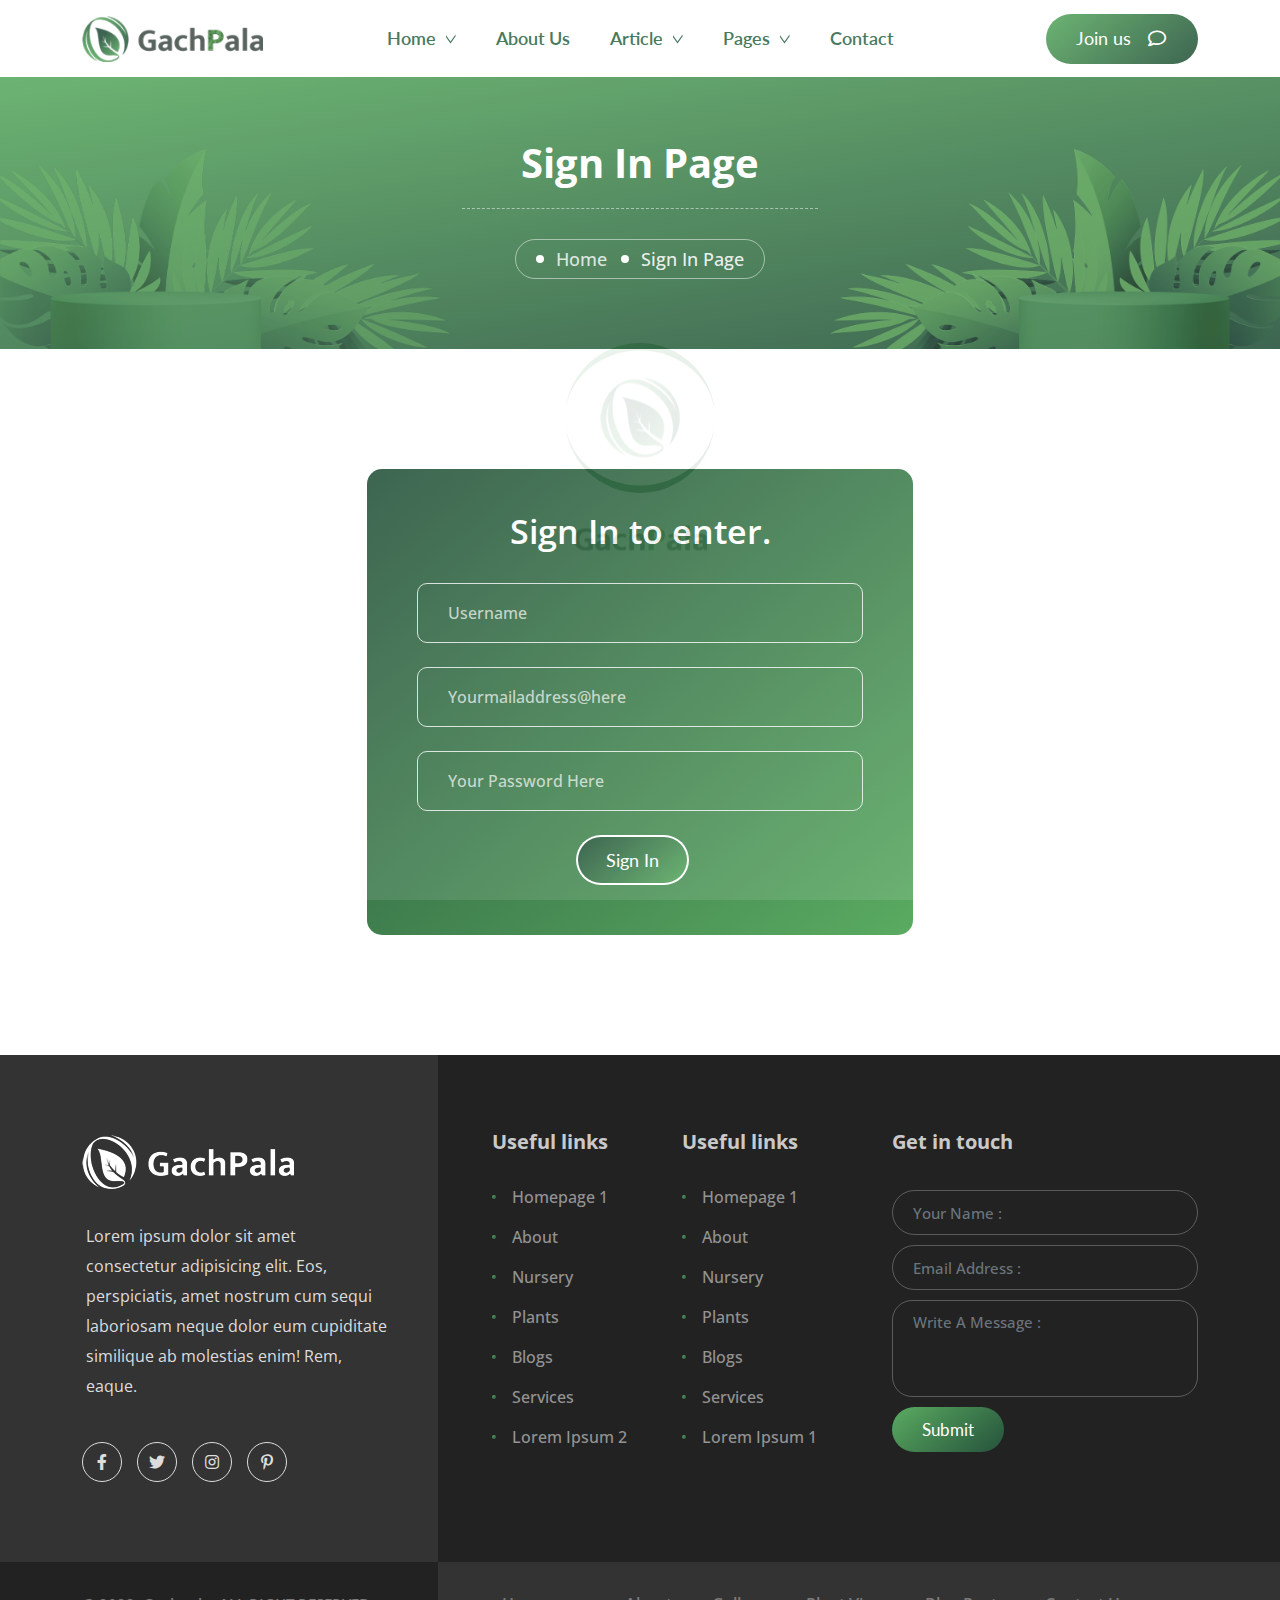
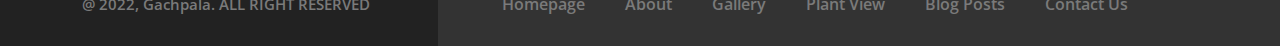
<file: login.html>
<!DOCTYPE html>
<html lang="zxx">
<head>
    <meta http-equiv="Content-Type" content="text/html; charset=UTF-8">
    <meta http-equiv="X-UA-Compatible" content="IE=edge" />
    <meta http-equiv="X-UA-Compatible" content="ie=edge">
    <meta name="viewport" content="width=device-width, initial-scale=1">
    <title>Gachpala - Natural Plants Supplier HTML Template</title>
    <!-- favicon -->
    <link rel="shortcut icon" href="favicon.ico" type="image/x-icon">
    <!-- bootstrap -->
    <link rel="stylesheet" href="assets/css/bootstrap.min.css">
    <!-- animate css -->
    <link rel="stylesheet" href="assets/css/animate.css">
    <!-- font-awesome css -->
    <link rel="stylesheet" href="assets/css/all.css">
    <!-- main css -->
    <link rel="stylesheet" href="assets/css/style.css">
</head>
<body>

    <!-- preloader begin -->
    <div class="preloader">
        <div class="loader">
            <div class="loader-img">
                <img src="assets/img/preloader/preloader-icon.png" alt="" class="pr-icon">
                <img src="assets/img/preloader/preloader-text.png" alt="" class="pr-text">
            </div>
        </div>
    </div>
    <!-- preloader end -->

    <!-- header begin -->
    <div class="header header-2">
        <div class="container">
            <div class="row">
                <div class="col-xl-2 col-lg-2 d-xl-flex d-lg-flex d-block align-items-center">
                    <div class="row">
                        <div class="col-xl-12 col-lg-12 col-6">
                            <div class="logo">
                                <a href="index.html">
                                    <img src="assets/img/logo.png" alt="">
                                </a>
                            </div>
                        </div>
                        <div class="col-6 d-xl-none d-lg-none d-flex align-items-center">
                            <div class="both-elem">
                                <div class="contact-buttn contact-buttn-resp">
                                    <a href="#" class="nurs-btn">Join us <i class="far fa-comment"></i></a>
                                </div>
                                <button class="navbar-toggler" type="button" data-bs-toggle="collapse" data-bs-target="#navbarSupportedContent" aria-controls="navbarSupportedContent" aria-expanded="false" aria-label="Toggle navigation">
                                    <i class="fas fa-bars"></i>
                                </button>
                            </div>
                        </div>
                    </div>
                </div>
                <div class="col-xl-8 col-lg-8">
                    <div class="main-menu">
                        <nav class="navbar navbar-expand-lg">
                            <div class="collapse navbar-collapse" id="navbarSupportedContent">
                                <ul class="navbar-nav m-auto mb-lg-0">
                                    <li class="nav-item dropdown">
                                        <a class="nav-link dropdown-toggle" href="#" id="navbarDropdown" role="button" data-bs-toggle="dropdown" aria-expanded="false">
                                        Home
                                        </a>
                                        <ul class="dropdown-menu" aria-labelledby="navbarDropdown">
                                            <li><a class="dropdown-item" href="index.html">Homepage (1)</a></li>
                                            <li><a class="dropdown-item" href="index-2.html">Homepage (2)</a></li>
                                            <li><a class="dropdown-item" href="index-3.html">Homepage (3)</a></li>
                                        </ul>
                                    </li>
                                    <li class="nav-item">
                                        <a class="nav-link" href="about.html">About us</a>
                                    </li>
                                    <li class="nav-item dropdown">
                                        <a class="nav-link dropdown-toggle" href="#" id="article" role="button" data-bs-toggle="dropdown" aria-expanded="false">
                                        Article
                                        </a>
                                        <ul class="dropdown-menu" aria-labelledby="article">
                                            <li><a class="dropdown-item" href="blog.html">Article Right Sidebar</a></li>
                                            <li><a class="dropdown-item" href="blog-2.html">Article Left Sidebar</a></li>
                                            <li><a class="dropdown-item" href="blog-details.html">Single Article Details</a></li>
                                        </ul>
                                    </li>
                                    <li class="nav-item dropdown">
                                        <a class="nav-link dropdown-toggle" href="#" id="pages" role="button" data-bs-toggle="dropdown" aria-expanded="false">
                                        Pages
                                        </a>
                                        <ul class="dropdown-menu" aria-labelledby="pages">
                                            <li><a class="dropdown-item" href="plants-gallery.html">Plant gallery</a></li>
                                            <li><a class="dropdown-item" href="gallery-details.html">Gallery details</a></li>
                                            <li><a class="dropdown-item" href="error.html">Error 404</a></li>
                                            <li><a class="dropdown-item" href="login.html">Sign In</a></li>
                                            <li><a class="dropdown-item" href="register.html">Sign Up</a></li>
                                        </ul>
                                    </li>
                                    <li class="nav-item">
                                        <a class="nav-link" href="contact.html">Contact</a>
                                    </li>
                                </ul>
                            </div>
                        </nav>
                    </div>
                </div>
                <div class="col-xl-2 col-lg-2 d-xl-flex d-lg-flex d-block align-items-center">
                    <div class="contact-buttn">
                        <a href="contact.html" class="nurs-btn">Join us <i class="far fa-comment"></i></a>
                    </div>
                </div>
            </div>
        </div>
    </div>
    <!-- header end -->    

    <!-- breadcrumb begin -->
    <div class="breadcrumb-nursio">
        <div class="container">
            <div class="row justify-content-center">
                <div class="col-xl-4 col-lg-4 col-md-6 col-sm-6 text-center">
                    <h2 class="br-title">
                        Sign In Page
                    </h2>
                    <div class="br-links">
                        <ul>
                            <li>
                                <a href="index.html">Home</a>
                            </li>
                            <li>
                                Sign In Page
                            </li>
                        </ul>
                    </div>
                </div>
            </div>
        </div>
    </div>
    <!-- breadcrumb end -->

    <!-- login begin -->
    <div class="contact-section login-section">
        <div class="container">
            <div class="row justify-content-center">
                <div class="col-xl-6 col-lg-6">
                    <div class="message-us-form">
                            
                        <h2 class="title">
                            Sign In to enter.
                        </h2>
                        <form>
                            <input type="text" placeholder="Username">
                            <input type="email" placeholder="Yourmailaddress@here">
                            <input type="password" placeholder="Your Password Here">
                            <button type="submit" class="nurs-btn-3">Sign In</button>
                        </form>
                    </div>
                </div>
            </div>
        </div>
    </div>
    <!-- login end -->

    <!-- footer begin -->
    <div class="footer">
        <div class="footer-top">
            <div class="container">
                <div class="row">
                    <div class="col-xl-4 col-lg-5 col-md-4">
                        <div class="part-about">
                            <a href="index.html" class="footer-logo">
                                <img src="assets/img/logo1.png" alt="">
                            </a>
                            <p>Lorem ipsum dolor sit amet consectetur adipisicing elit. Eos, perspiciatis, amet nostrum cum sequi laboriosam neque dolor eum cupiditate similique ab molestias enim! Rem, eaque.</p>
                            <div class="part-social">
                                <ul>
                                    <li>
                                        <a href="#0" class="single-social">
                                            <i class="fab fa-facebook-f"></i>
                                        </a>
                                    </li>
                                    <li>
                                        <a href="#0" class="single-social">
                                            <i class="fab fa-twitter"></i>
                                        </a>
                                    </li>
                                    <li>
                                        <a href="#0" class="single-social">
                                            <i class="fab fa-instagram"></i>
                                        </a>
                                    </li>
                                    <li>
                                        <a href="#0" class="single-social">
                                            <i class="fab fa-pinterest-p"></i>
                                        </a>
                                    </li>
                                </ul>
                            </div>
                        </div>
                    </div>
                    <div class="col-xl-2 col-lg-3 col-md-4 col-sm-6">
                        <div class="usefull-link">
                            <h3 class="title">
                                Useful links
                            </h3>
                            <ul>
                                <li>
                                    <a href="#0">
                                        Homepage 1
                                    </a>
                                </li>
                                <li>
                                    <a href="#0">
                                        About
                                    </a>
                                </li> 
                                <li>
                                    <a href="#0">
                                        Nursery
                                    </a>
                                </li>
                                <li>
                                    <a href="#0">
                                        Plants
                                    </a>
                                </li>
                                <li>
                                    <a href="#0">
                                        Blogs
                                    </a>
                                </li>
                                <li>
                                    <a href="#0">
                                        Services
                                    </a>
                                </li>
                                <li>
                                    <a href="#0">
                                        lorem ipsum 2
                                    </a>
                                </li>
                            </ul>
                        </div>
                    </div>
                    <div class="col-xl-2 col-lg-4 col-md-4 col-sm-6">
                        <div class="usefull-link ul-2">
                            <h3 class="title">
                                Useful links
                            </h3>
                            <ul>
                                <li>
                                    <a href="#0">
                                        Homepage 1
                                    </a>
                                </li>
                                <li>
                                    <a href="#0">
                                        About
                                    </a>
                                </li> 
                                <li>
                                    <a href="#0">
                                        Nursery
                                    </a>
                                </li>
                                <li>
                                    <a href="#0">
                                        Plants
                                    </a>
                                </li>
                                <li>
                                    <a href="#0">
                                        Blogs
                                    </a>
                                </li>
                                <li>
                                    <a href="#0">
                                        Services
                                    </a>
                                </li>
                                <li>
                                    <a href="#0">
                                        Lorem ipsum 1
                                    </a>
                                </li>
                            </ul>
                        </div>
                    </div>
                    <div class="col-xl-4 col-lg-12">
                        <div class="contact-form">
                            <h3 class="title">Get in touch</h3>
                            <form>
                                <div>
                                    <input type="text" class="form-control" id="exampleFormControlInput2" placeholder="Your Name :">
                                </div>
                                <div>
                                    <input type="email" class="form-control" id="exampleFormControlInput1" placeholder="Email Address :">
                                </div>
                                <div>
                                    <textarea class="form-control" id="exampleFormControlTextarea1" rows="3" placeholder="Write A Message :"></textarea>
                                </div>
                                <button class="nurs-btn nurs-btn-small">Submit</button>
                            </form>
                        </div>
                    </div>
                </div>
            </div>
        </div>
        <div class="footer-bottom" id="footerSec">
            <div class="container">
                <div class="row">
                    <div class="col-xl-4 col-lg-12">
                        <p>@ 2022, Gachpala. ALL RIGHT RESERVED</p>
                    </div>
                    <div class="col-xl-8 col-lg-12">
                        <div class="footer-menu">
                            <ul>
                                <li>
                                    <a href="index-2.html">homepage</a>
                                </li>
                                <li>
                                    <a href="about.html">about</a>
                                </li>
                                <li>
                                    <a href="plants-gallery.html">gallery</a>
                                </li>
                                <li>
                                    <a href="gallery-details.html">plant view</a>
                                </li>
                                <li>
                                    <a href="blog.html">blog posts</a>
                                </li>
                                <li>
                                    <a href="contact.html">Contact Us</a>
                                </li>
                            </ul>
                        </div>
                    </div>
                </div>
            </div>
        </div>
    </div>
    <!-- footer end -->

    <!-- back to button begin -->
    <div class="back-to-top-btn">
        <a href="#">
            <img src="assets/img/icon/arrow.svg" alt="">
        </a>
    </div>
    <!-- back to top button end -->

    <!-- jQuery js -->
    <script src="assets/js/jquery-3.6.0.min.js"></script>
    <!-- bootstrap -->
    <script src="assets/js/bootstrap.bundle.min.js"></script>
    <!-- main js -->
    <script src="assets/js/main.js"></script>
</body>
</html>
</file>
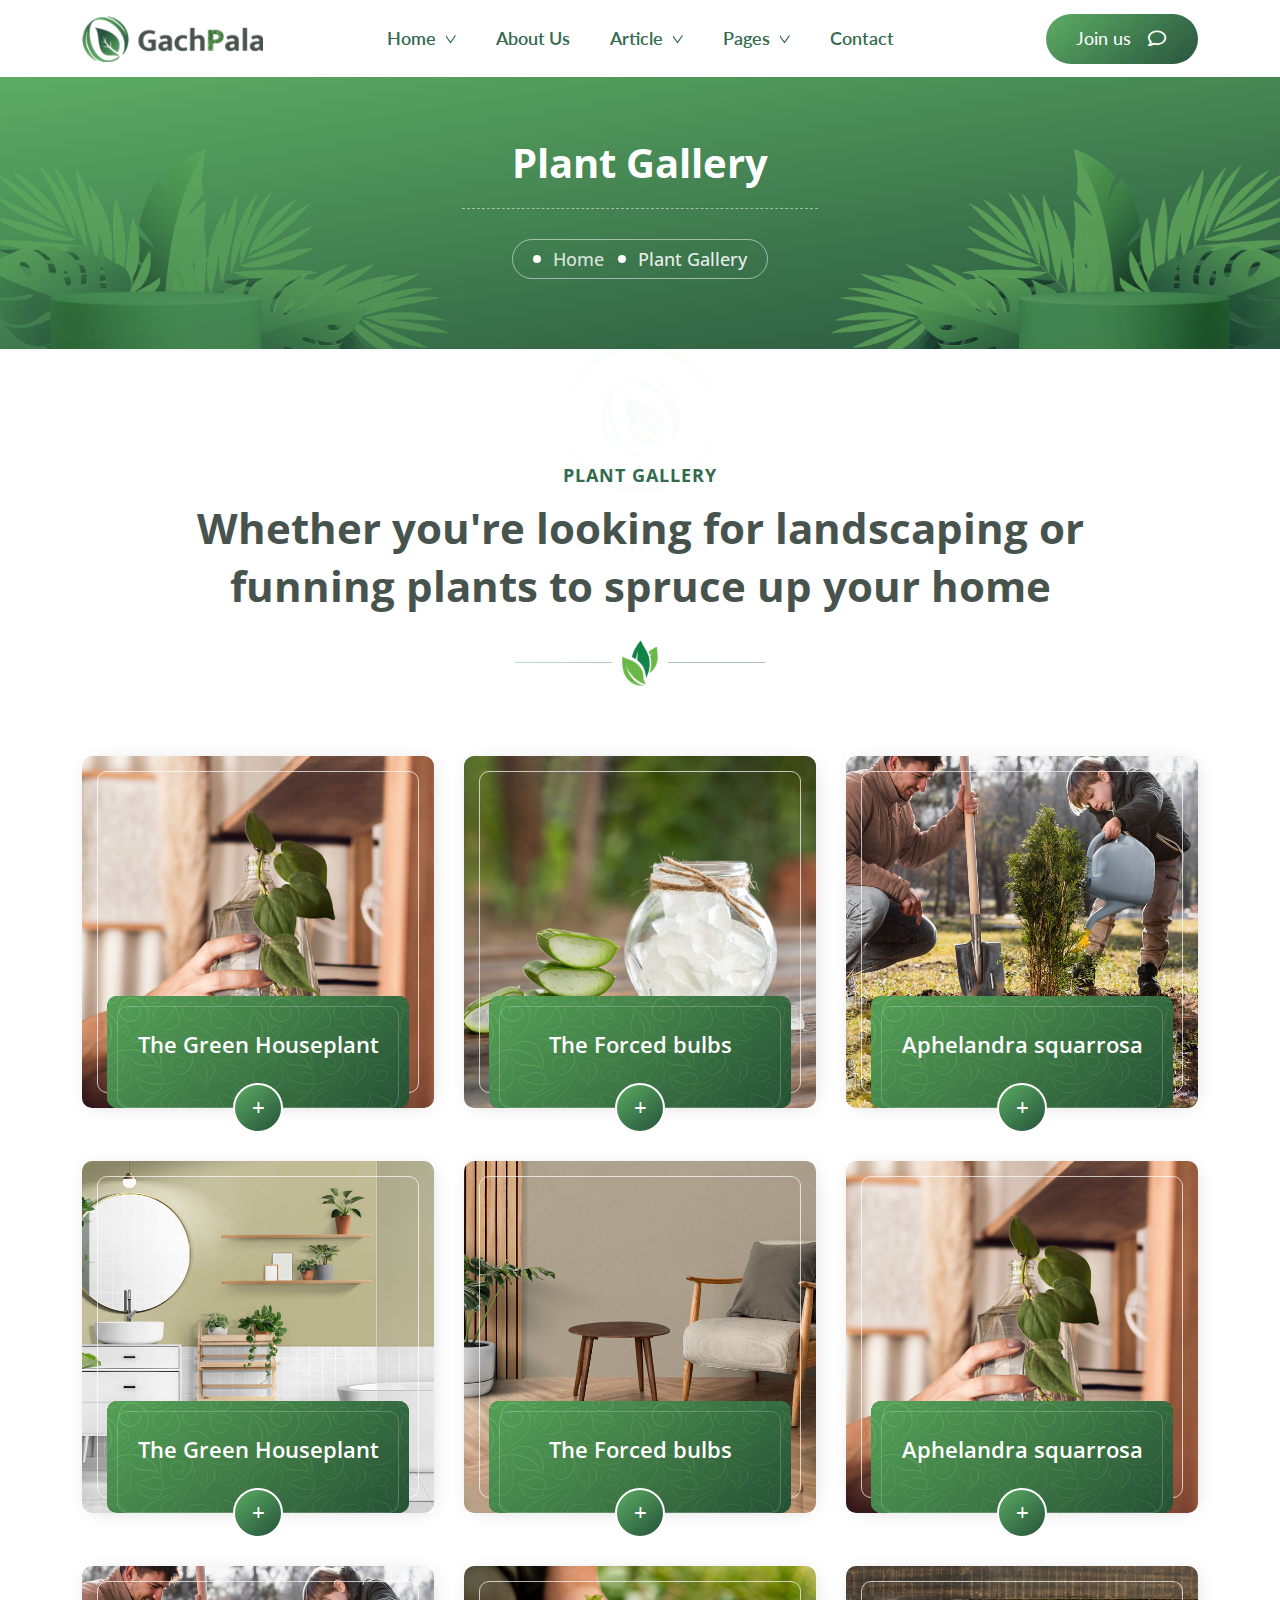
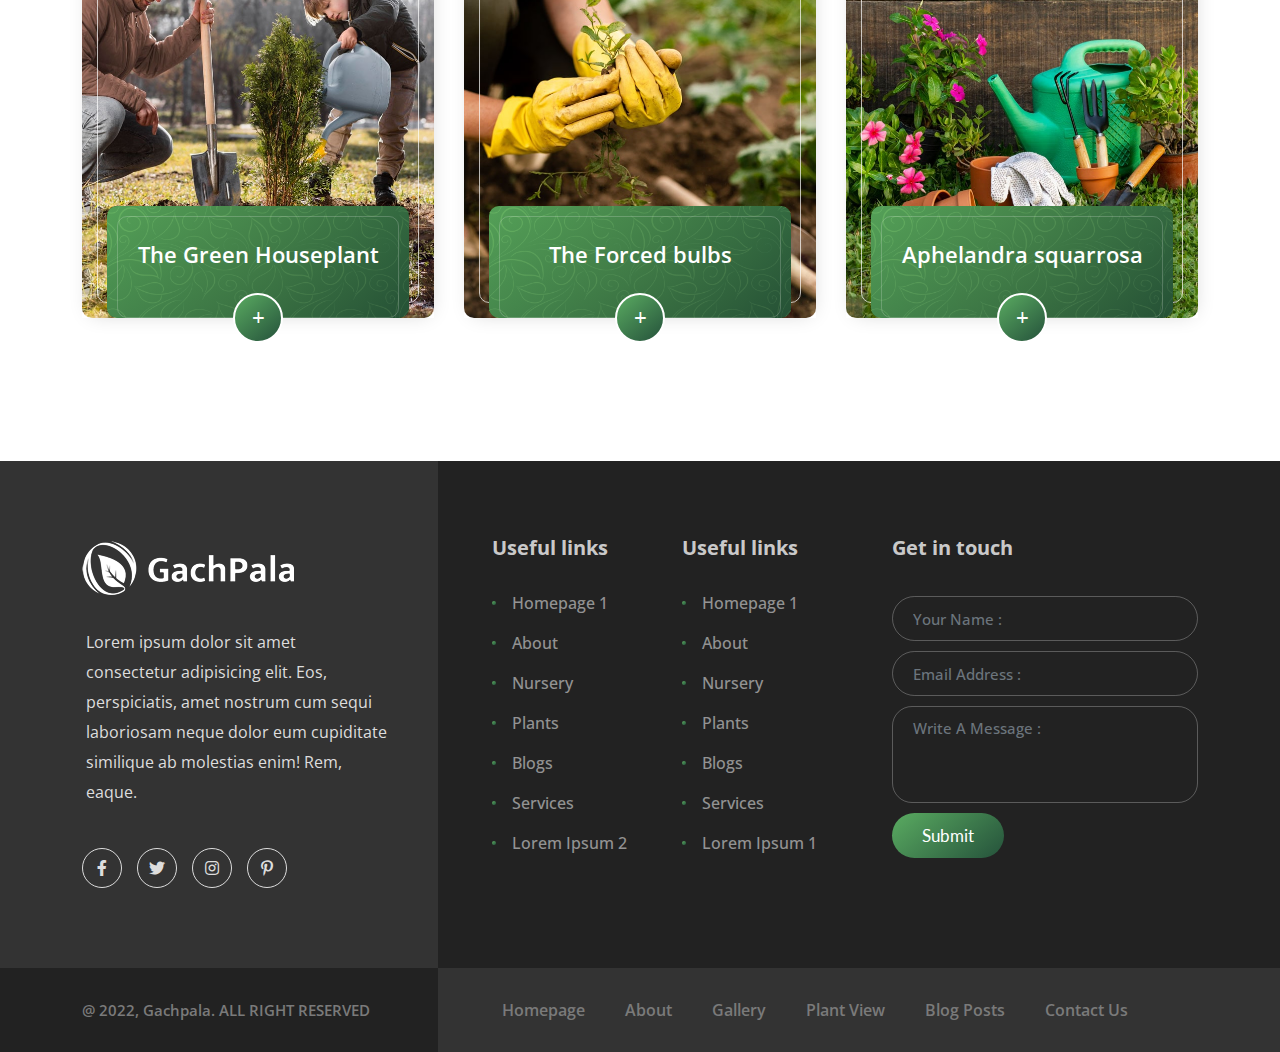
<file: plants-gallery.html>
<!DOCTYPE html>
<html lang="zxx">
<head>
    <meta http-equiv="Content-Type" content="text/html; charset=UTF-8">
    <meta http-equiv="X-UA-Compatible" content="IE=edge" />
    <meta http-equiv="X-UA-Compatible" content="ie=edge">
    <meta name="viewport" content="width=device-width, initial-scale=1">
    <title>Gachpala - Natural Plants Supplier HTML Template</title>
    <!-- favicon -->
    <link rel="shortcut icon" href="favicon.ico" type="image/x-icon">
    <!-- bootstrap -->
    <link rel="stylesheet" href="assets/css/bootstrap.min.css">
    <!-- animate css -->
    <link rel="stylesheet" href="assets/css/animate.css">
    <!-- owl carosel css -->
    <link rel="stylesheet" href="assets/css/owl.carousel.min.css">
    <!-- font-awesome css -->
    <link rel="stylesheet" href="assets/css/all.css">
    <!-- modal-video css -->
    <link rel="stylesheet" href="assets/css/modal-video.min.css">
    <!-- main css -->
    <link rel="stylesheet" href="assets/css/style.css">
</head>
<body>

    <!-- preloader begin -->
    <div class="preloader">
        <div class="loader">
            <div class="loader-img">
                <img src="assets/img/preloader/preloader-icon.png" alt="" class="pr-icon">
                <img src="assets/img/preloader/preloader-text.png" alt="" class="pr-text">
            </div>
        </div>
    </div>
    <!-- preloader end -->

    <!-- header begin -->
    <div class="header header-2">
        <div class="container">
            <div class="row">
                <div class="col-xl-2 col-lg-2 d-xl-flex d-lg-flex d-block align-items-center">
                    <div class="row">
                        <div class="col-xl-12 col-lg-12 col-6">
                            <div class="logo">
                                <a href="index.html">
                                    <img src="assets/img/logo.png" alt="">
                                </a>
                            </div>
                        </div>
                        <div class="col-6 d-xl-none d-lg-none d-flex align-items-center">
                            <div class="both-elem">
                                <div class="contact-buttn contact-buttn-resp">
                                    <a href="#" class="nurs-btn">Join us <i class="far fa-comment"></i></a>
                                </div>
                                <button class="navbar-toggler" type="button" data-bs-toggle="collapse" data-bs-target="#navbarSupportedContent" aria-controls="navbarSupportedContent" aria-expanded="false" aria-label="Toggle navigation">
                                    <i class="fas fa-bars"></i>
                                </button>
                            </div>
                        </div>
                    </div>
                </div>
                <div class="col-xl-8 col-lg-8">
                    <div class="main-menu">
                        <nav class="navbar navbar-expand-lg">
                            <div class="collapse navbar-collapse" id="navbarSupportedContent">
                                <ul class="navbar-nav m-auto mb-lg-0">
                                    <li class="nav-item dropdown">
                                        <a class="nav-link dropdown-toggle" href="#" id="navbarDropdown" role="button" data-bs-toggle="dropdown" aria-expanded="false">
                                        Home
                                        </a>
                                        <ul class="dropdown-menu" aria-labelledby="navbarDropdown">
                                            <li><a class="dropdown-item" href="index.html">Homepage (1)</a></li>
                                            <li><a class="dropdown-item" href="index-2.html">Homepage (2)</a></li>
                                            <li><a class="dropdown-item" href="index-3.html">Homepage (3)</a></li>
                                        </ul>
                                    </li>
                                    <li class="nav-item">
                                        <a class="nav-link" href="about.html">About us</a>
                                    </li>
                                    <li class="nav-item dropdown">
                                        <a class="nav-link dropdown-toggle" href="#" id="article" role="button" data-bs-toggle="dropdown" aria-expanded="false">
                                        Article
                                        </a>
                                        <ul class="dropdown-menu" aria-labelledby="article">
                                            <li><a class="dropdown-item" href="blog.html">Article Right Sidebar</a></li>
                                            <li><a class="dropdown-item" href="blog-2.html">Article Left Sidebar</a></li>
                                            <li><a class="dropdown-item" href="blog-details.html">Single Article Details</a></li>
                                        </ul>
                                    </li>
                                    <li class="nav-item dropdown">
                                        <a class="nav-link dropdown-toggle" href="#" id="pages" role="button" data-bs-toggle="dropdown" aria-expanded="false">
                                        Pages
                                        </a>
                                        <ul class="dropdown-menu" aria-labelledby="pages">
                                            <li><a class="dropdown-item" href="plants-gallery.html">Plant gallery</a></li>
                                            <li><a class="dropdown-item" href="gallery-details.html">Gallery details</a></li>
                                            <li><a class="dropdown-item" href="error.html">Error 404</a></li>
                                            <li><a class="dropdown-item" href="login.html">Sign In</a></li>
                                            <li><a class="dropdown-item" href="register.html">Sign Up</a></li>
                                        </ul>
                                    </li>
                                    <li class="nav-item">
                                        <a class="nav-link" href="contact.html">Contact</a>
                                    </li>
                                </ul>
                            </div>
                        </nav>
                    </div>
                </div>
                <div class="col-xl-2 col-lg-2 d-xl-flex d-lg-flex d-block align-items-center">
                    <div class="contact-buttn">
                        <a href="contact.html" class="nurs-btn">Join us <i class="far fa-comment"></i></a>
                    </div>
                </div>
            </div>
        </div>
    </div>
    <!-- header end -->    

    <!-- breadcrumb begin -->
    <div class="breadcrumb-nursio">
        <div class="container">
            <div class="row justify-content-center">
                <div class="col-xl-4 col-lg-4 col-md-6 col-sm-6 text-center">
                    <h2 class="br-title">
                        Plant Gallery
                    </h2>
                    <div class="br-links">
                        <ul>
                            <li>
                                <a href="index.html">Home</a>
                            </li>
                            <li>
                                Plant Gallery
                            </li>
                        </ul>
                    </div>
                </div>
            </div>
        </div>
    </div>
    <!-- breadcrumb end -->

    <!-- plant galler begin -->
    <div class="plant-gallery plant-gallery-page">
        <div class="container">
            <div class="row justify-content-center">
                <div class="col-xl-10 col-lg-10">
                    <div class="section-title">
                        <span class="sub-title">Plant Gallery</span>
                        <h2 class="title">Whether you're looking for landscaping or funning plants to spruce up your home</h2>
                    </div>
                </div>
            </div>
            <div class="gallery-row gallery-page">
                <div class="row custom-gutter">
                    <div class="col-xl-4 col-lg-6 col-md-6">
                        <div class="single-img">
                            <div class="part-img">
                                <img src="assets/img/gallery/img1.jpg" alt="">
                            </div>
                            <div class="part-text">
                                <span class="title">The Green Houseplant</span>
                                <p>Lorem ipsum dolor sit amet consec tetur adipisicing elit. Quo totam archit ecto deserunt.</p>
                                <a href="gallery-details.html">+</a>
                            </div>
                        </div>
                    </div>
                    <div class="col-xl-4 col-lg-6 col-md-6">
                        <div class="single-img">
                            <div class="part-img">
                                <img src="assets/img/gallery/img4.jpg" alt="">
                            </div>
                            <div class="part-text">
                                <span class="title">The Forced bulbs</span>
                                <p>Lorem ipsum dolor sit amet consec tetur adipisicing elit. Quo totam archit ecto deserunt.</p>
                                <a href="gallery-details.html">+</a>
                            </div>
                        </div>
                    </div>
                    <div class="col-xl-4 col-lg-6 col-md-6">
                        <div class="single-img">
                            <div class="part-img">
                                <img src="assets/img/gallery/img7.jpg" alt="">
                            </div>
                            <div class="part-text">
                                <span class="title">Aphelandra squarrosa</span>
                                <p>Lorem ipsum dolor sit amet consec tetur adipisicing elit. Quo totam archit ecto deserunt.</p>
                                <a href="gallery-details.html">+</a>
                            </div>
                        </div>
                    </div>
                    <div class="col-xl-4 col-lg-6 col-md-6">
                        <div class="single-img">
                            <div class="part-img">
                                <img src="assets/img/gallery/img2.jpg" alt="">
                            </div>
                            <div class="part-text">
                                <span class="title">The Green Houseplant</span>
                                <p>Lorem ipsum dolor sit amet consec tetur adipisicing elit. Quo totam archit ecto deserunt.</p>
                                <a href="gallery-details.html">+</a>
                            </div>
                        </div>
                    </div>
                    <div class="col-xl-4 col-lg-6 col-md-6">
                        <div class="single-img">
                            <div class="part-img">
                                <img src="assets/img/gallery/img3.jpg" alt="">
                            </div>
                            <div class="part-text">
                                <span class="title">The Forced bulbs</span>
                                <p>Lorem ipsum dolor sit amet consec tetur adipisicing elit. Quo totam archit ecto deserunt.</p>
                                <a href="gallery-details.html">+</a>
                            </div>
                        </div>
                    </div>
                    <div class="col-xl-4 col-lg-6 col-md-6">
                        <div class="single-img">
                            <div class="part-img">
                                <img src="assets/img/gallery/img1.jpg" alt="">
                            </div>
                            <div class="part-text">
                                <span class="title">Aphelandra squarrosa</span>
                                <p>Lorem ipsum dolor sit amet consec tetur adipisicing elit. Quo totam archit ecto deserunt.</p>
                                <a href="gallery-details.html">+</a>
                            </div>
                        </div>
                    </div>
                    <div class="col-xl-4 col-lg-6 col-md-6">
                        <div class="single-img">
                            <div class="part-img">
                                <img src="assets/img/gallery/img7.jpg" alt="">
                            </div>
                            <div class="part-text">
                                <span class="title">The Green Houseplant</span>
                                <p>Lorem ipsum dolor sit amet consec tetur adipisicing elit. Quo totam archit ecto deserunt.</p>
                                <a href="gallery-details.html">+</a>
                            </div>
                        </div>
                    </div>
                    <div class="col-xl-4 col-lg-6 col-md-6">
                        <div class="single-img">
                            <div class="part-img">
                                <img src="assets/img/gallery/img8.jpg" alt="">
                            </div>
                            <div class="part-text">
                                <span class="title">The Forced bulbs</span>
                                <p>Lorem ipsum dolor sit amet consec tetur adipisicing elit. Quo totam archit ecto deserunt.</p>
                                <a href="gallery-details.html">+</a>
                            </div>
                        </div>
                    </div>
                    <div class="col-xl-4 col-lg-6 col-md-6">
                        <div class="single-img">
                            <div class="part-img">
                                <img src="assets/img/gallery/img9.jpg" alt="">
                            </div>
                            <div class="part-text">
                                <span class="title">Aphelandra squarrosa</span>
                                <p>Lorem ipsum dolor sit amet consec tetur adipisicing elit. Quo totam archit ecto deserunt.</p>
                                <a href="gallery-details.html">+</a>
                            </div>
                        </div>
                    </div>
                </div>
            </div>
        </div>
    </div>
    <!-- plant galler end -->
    
    <!-- footer begin -->
    <div class="footer">
        <div class="footer-top">
            <div class="container">
                <div class="row">
                    <div class="col-xl-4 col-lg-5 col-md-4">
                        <div class="part-about">
                            <a href="index.html" class="footer-logo">
                                <img src="assets/img/logo1.png" alt="">
                            </a>
                            <p>Lorem ipsum dolor sit amet consectetur adipisicing elit. Eos, perspiciatis, amet nostrum cum sequi laboriosam neque dolor eum cupiditate similique ab molestias enim! Rem, eaque.</p>
                            <div class="part-social">
                                <ul>
                                    <li>
                                        <a href="#0" class="single-social">
                                            <i class="fab fa-facebook-f"></i>
                                        </a>
                                    </li>
                                    <li>
                                        <a href="#0" class="single-social">
                                            <i class="fab fa-twitter"></i>
                                        </a>
                                    </li>
                                    <li>
                                        <a href="#0" class="single-social">
                                            <i class="fab fa-instagram"></i>
                                        </a>
                                    </li>
                                    <li>
                                        <a href="#0" class="single-social">
                                            <i class="fab fa-pinterest-p"></i>
                                        </a>
                                    </li>
                                </ul>
                            </div>
                        </div>
                    </div>
                    <div class="col-xl-2 col-lg-3 col-md-4 col-sm-6">
                        <div class="usefull-link">
                            <h3 class="title">
                                Useful links
                            </h3>
                            <ul>
                                <li>
                                    <a href="#0">
                                        Homepage 1
                                    </a>
                                </li>
                                <li>
                                    <a href="#0">
                                        About
                                    </a>
                                </li> 
                                <li>
                                    <a href="#0">
                                        Nursery
                                    </a>
                                </li>
                                <li>
                                    <a href="#0">
                                        Plants
                                    </a>
                                </li>
                                <li>
                                    <a href="#0">
                                        Blogs
                                    </a>
                                </li>
                                <li>
                                    <a href="#0">
                                        Services
                                    </a>
                                </li>
                                <li>
                                    <a href="#0">
                                        lorem ipsum 2
                                    </a>
                                </li>
                            </ul>
                        </div>
                    </div>
                    <div class="col-xl-2 col-lg-4 col-md-4 col-sm-6">
                        <div class="usefull-link ul-2">
                            <h3 class="title">
                                Useful links
                            </h3>
                            <ul>
                                <li>
                                    <a href="#0">
                                        Homepage 1
                                    </a>
                                </li>
                                <li>
                                    <a href="#0">
                                        About
                                    </a>
                                </li> 
                                <li>
                                    <a href="#0">
                                        Nursery
                                    </a>
                                </li>
                                <li>
                                    <a href="#0">
                                        Plants
                                    </a>
                                </li>
                                <li>
                                    <a href="#0">
                                        Blogs
                                    </a>
                                </li>
                                <li>
                                    <a href="#0">
                                        Services
                                    </a>
                                </li>
                                <li>
                                    <a href="#0">
                                        Lorem ipsum 1
                                    </a>
                                </li>
                            </ul>
                        </div>
                    </div>
                    <div class="col-xl-4 col-lg-12">
                        <div class="contact-form">
                            <h3 class="title">Get in touch</h3>
                            <form>
                                <div>
                                    <input type="text" class="form-control" id="exampleFormControlInput2" placeholder="Your Name :">
                                </div>
                                <div>
                                    <input type="email" class="form-control" id="exampleFormControlInput1" placeholder="Email Address :">
                                </div>
                                <div>
                                    <textarea class="form-control" id="exampleFormControlTextarea1" rows="3" placeholder="Write A Message :"></textarea>
                                </div>
                                <button class="nurs-btn nurs-btn-small">Submit</button>
                            </form>
                        </div>
                    </div>
                </div>
            </div>
        </div>
        <div class="footer-bottom" id="footerSec">
            <div class="container">
                <div class="row">
                    <div class="col-xl-4 col-lg-12">
                        <p>@ 2022, Gachpala. ALL RIGHT RESERVED</p>
                    </div>
                    <div class="col-xl-8 col-lg-12">
                        <div class="footer-menu">
                            <ul>
                                <li>
                                    <a href="index-2.html">homepage</a>
                                </li>
                                <li>
                                    <a href="about.html">about</a>
                                </li>
                                <li>
                                    <a href="plants-gallery.html">gallery</a>
                                </li>
                                <li>
                                    <a href="gallery-details.html">plant view</a>
                                </li>
                                <li>
                                    <a href="blog.html">blog posts</a>
                                </li>
                                <li>
                                    <a href="contact.html">Contact Us</a>
                                </li>
                            </ul>
                        </div>
                    </div>
                </div>
            </div>
        </div>
    </div>
    <!-- footer end -->

    <!-- back to button begin -->
    <div class="back-to-top-btn">
        <a href="#">
            <img src="assets/img/icon/arrow.svg" alt="">
        </a>
    </div>
    <!-- back to top button end -->

    <!-- jQuery js -->
    <script src="assets/js/jquery-3.6.0.min.js"></script>
    <!-- bootstrap -->
    <script src="assets/js/bootstrap.bundle.min.js"></script>
    <!-- main js -->
    <script src="assets/js/main.js"></script>
</body>
</html>
</file>
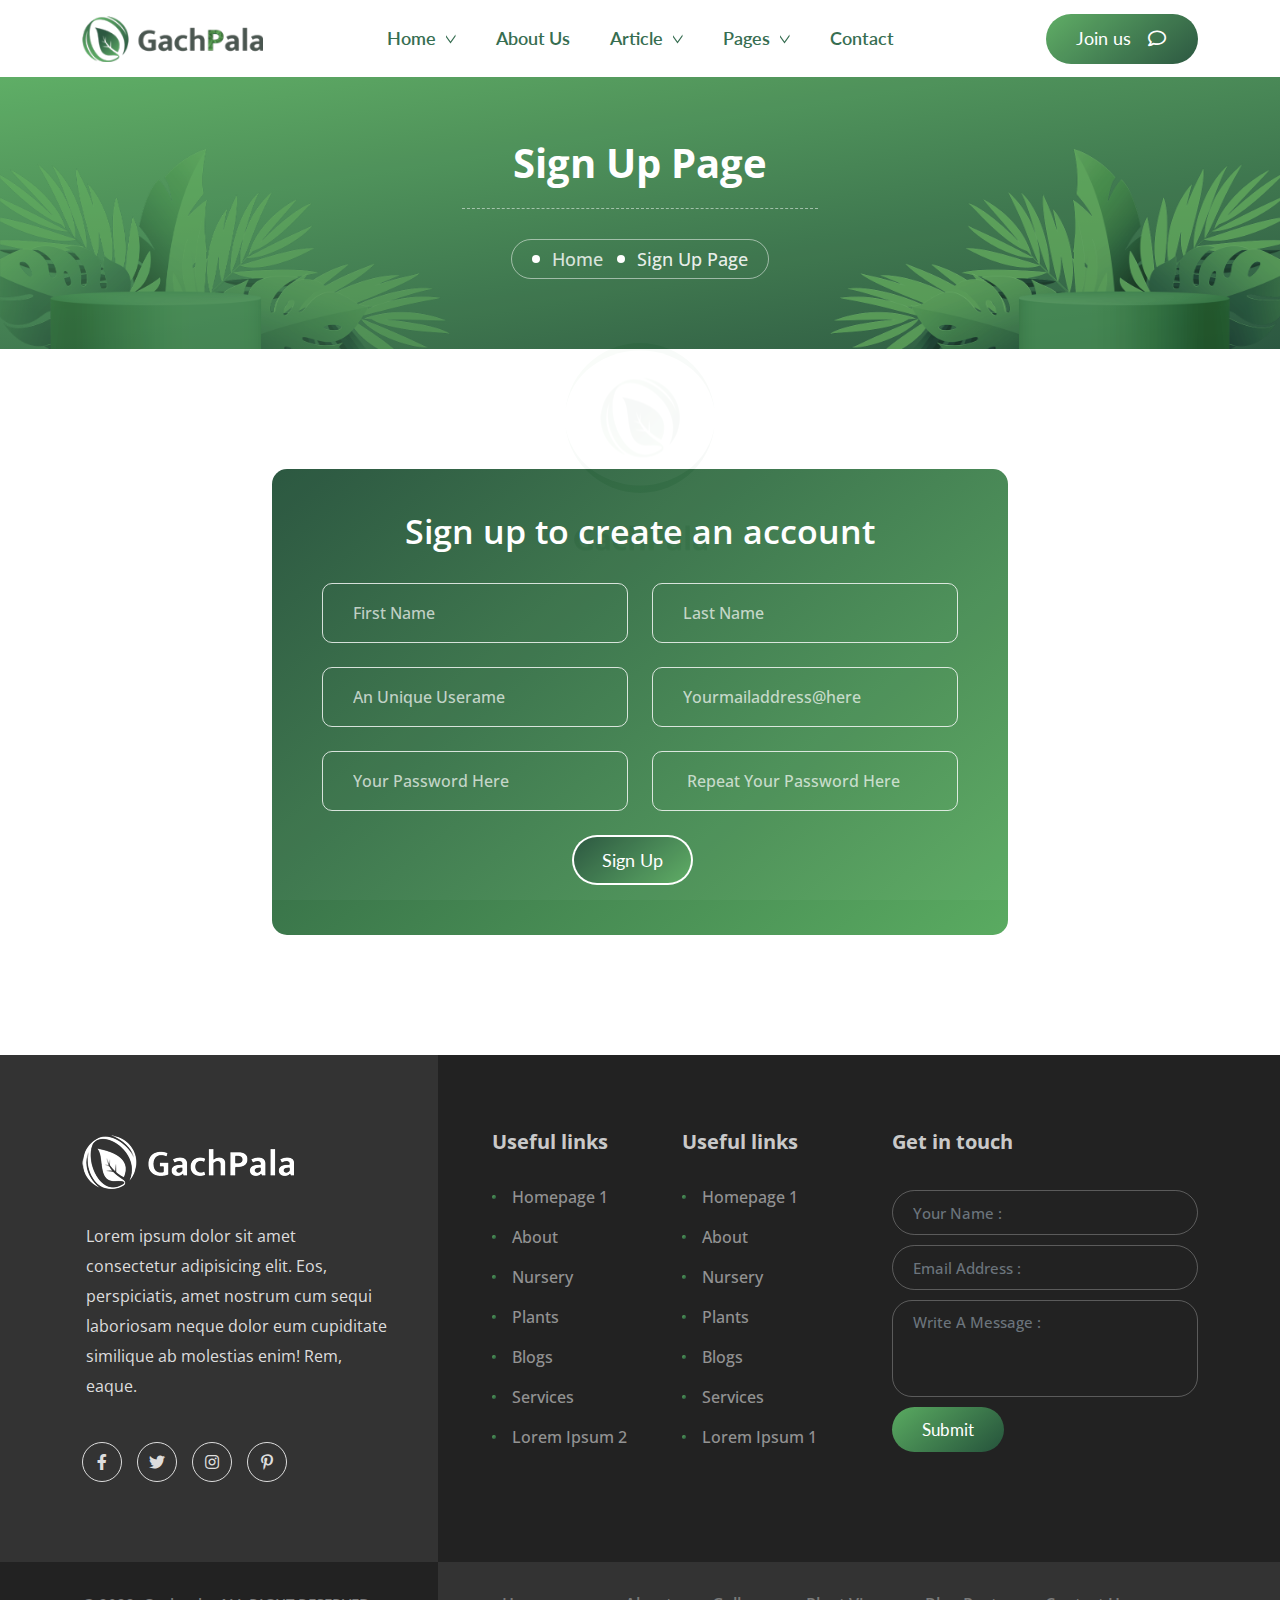
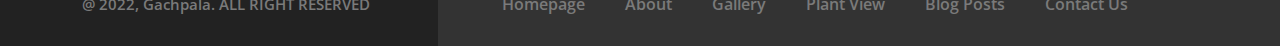
<file: register.html>
<!DOCTYPE html>
<html lang="zxx">
<head>
    <meta http-equiv="Content-Type" content="text/html; charset=UTF-8">
    <meta http-equiv="X-UA-Compatible" content="IE=edge" />
    <meta http-equiv="X-UA-Compatible" content="ie=edge">
    <meta name="viewport" content="width=device-width, initial-scale=1">
    <title>Gachpala - Natural Plants Supplier HTML Template</title>
    <!-- favicon -->
    <link rel="shortcut icon" href="favicon.ico" type="image/x-icon">
    <!-- bootstrap -->
    <link rel="stylesheet" href="assets/css/bootstrap.min.css">
    <!-- animate css -->
    <link rel="stylesheet" href="assets/css/animate.css">
    <!-- font-awesome css -->
    <link rel="stylesheet" href="assets/css/all.css">
    <!-- main css -->
    <link rel="stylesheet" href="assets/css/style.css">
</head>
<body>

    <!-- preloader begin -->
    <div class="preloader">
        <div class="loader">
            <div class="loader-img">
                <img src="assets/img/preloader/preloader-icon.png" alt="" class="pr-icon">
                <img src="assets/img/preloader/preloader-text.png" alt="" class="pr-text">
            </div>
        </div>
    </div>
    <!-- preloader end -->

    <!-- header begin -->
    <div class="header header-2">
        <div class="container">
            <div class="row">
                <div class="col-xl-2 col-lg-2 d-xl-flex d-lg-flex d-block align-items-center">
                    <div class="row">
                        <div class="col-xl-12 col-lg-12 col-6">
                            <div class="logo">
                                <a href="index.html">
                                    <img src="assets/img/logo.png" alt="">
                                </a>
                            </div>
                        </div>
                        <div class="col-6 d-xl-none d-lg-none d-flex align-items-center">
                            <div class="both-elem">
                                <div class="contact-buttn contact-buttn-resp">
                                    <a href="#" class="nurs-btn">Join us <i class="far fa-comment"></i></a>
                                </div>
                                <button class="navbar-toggler" type="button" data-bs-toggle="collapse" data-bs-target="#navbarSupportedContent" aria-controls="navbarSupportedContent" aria-expanded="false" aria-label="Toggle navigation">
                                    <i class="fas fa-bars"></i>
                                </button>
                            </div>
                        </div>
                    </div>
                </div>
                <div class="col-xl-8 col-lg-8">
                    <div class="main-menu">
                        <nav class="navbar navbar-expand-lg">
                            <div class="collapse navbar-collapse" id="navbarSupportedContent">
                                <ul class="navbar-nav m-auto mb-lg-0">
                                    <li class="nav-item dropdown">
                                        <a class="nav-link dropdown-toggle" href="#" id="navbarDropdown" role="button" data-bs-toggle="dropdown" aria-expanded="false">
                                        Home
                                        </a>
                                        <ul class="dropdown-menu" aria-labelledby="navbarDropdown">
                                            <li><a class="dropdown-item" href="index.html">Homepage (1)</a></li>
                                            <li><a class="dropdown-item" href="index-2.html">Homepage (2)</a></li>
                                            <li><a class="dropdown-item" href="index-3.html">Homepage (3)</a></li>
                                        </ul>
                                    </li>
                                    <li class="nav-item">
                                        <a class="nav-link" href="about.html">About us</a>
                                    </li>
                                    <li class="nav-item dropdown">
                                        <a class="nav-link dropdown-toggle" href="#" id="article" role="button" data-bs-toggle="dropdown" aria-expanded="false">
                                        Article
                                        </a>
                                        <ul class="dropdown-menu" aria-labelledby="article">
                                            <li><a class="dropdown-item" href="blog.html">Article Right Sidebar</a></li>
                                            <li><a class="dropdown-item" href="blog-2.html">Article Left Sidebar</a></li>
                                            <li><a class="dropdown-item" href="blog-details.html">Single Article Details</a></li>
                                        </ul>
                                    </li>
                                    <li class="nav-item dropdown">
                                        <a class="nav-link dropdown-toggle" href="#" id="pages" role="button" data-bs-toggle="dropdown" aria-expanded="false">
                                        Pages
                                        </a>
                                        <ul class="dropdown-menu" aria-labelledby="pages">
                                            <li><a class="dropdown-item" href="plants-gallery.html">Plant gallery</a></li>
                                            <li><a class="dropdown-item" href="gallery-details.html">Gallery details</a></li>
                                            <li><a class="dropdown-item" href="error.html">Error 404</a></li>
                                            <li><a class="dropdown-item" href="login.html">Sign In</a></li>
                                            <li><a class="dropdown-item" href="register.html">Sign Up</a></li>
                                        </ul>
                                    </li>
                                    <li class="nav-item">
                                        <a class="nav-link" href="contact.html">Contact</a>
                                    </li>
                                </ul>
                            </div>
                        </nav>
                    </div>
                </div>
                <div class="col-xl-2 col-lg-2 d-xl-flex d-lg-flex d-block align-items-center">
                    <div class="contact-buttn">
                        <a href="contact.html" class="nurs-btn">Join us <i class="far fa-comment"></i></a>
                    </div>
                </div>
            </div>
        </div>
    </div>
    <!-- header end -->    

    <!-- breadcrumb begin -->
    <div class="breadcrumb-nursio">
        <div class="container">
            <div class="row justify-content-center">
                <div class="col-xl-4 col-lg-4 col-md-6 col-sm-6 text-center">
                    <h2 class="br-title">
                        Sign Up Page
                    </h2>
                    <div class="br-links">
                        <ul>
                            <li>
                                <a href="index.html">Home</a>
                            </li>
                            <li>
                                Sign Up Page
                            </li>
                        </ul>
                    </div>
                </div>
            </div>
        </div>
    </div>
    <!-- breadcrumb end -->
    
    <!-- login begin -->
    <div class="contact-section login-section">
        <div class="container">
            <div class="row justify-content-center">
                <div class="col-xl-8 col-lg-8">
                    <div class="message-us-form">
                            
                        <h2 class="title">
                            Sign up to create an account
                        </h2>
                        <form>
                            <div class="row">
                                <div class="col-xl-6 col-lg-6">
                                    <input type="text" placeholder="First Name">
                                </div>
                                <div class="col-xl-6 col-lg-6">
                                    <input type="text" placeholder="Last Name">
                                </div>
                            </div>
                            <div class="row">
                                <div class="col-xl-6 col-lg-6">
                                    <input type="text" placeholder="An Unique Userame">
                                </div>
                                <div class="col-xl-6 col-lg-6">
                                    <input type="email" placeholder="Yourmailaddress@here">
                                </div>
                            </div>
                            <div class="row">
                                <div class="col-xl-6 col-lg-6">
                                    <input type="password" placeholder="Your Password Here">
                                </div>
                                <div class="col-xl-6 col-lg-6">
                                    <input type="password" placeholder=" Repeat Your Password Here">
                                </div>
                            </div>
                            <button type="submit" class="nurs-btn-3">Sign Up</button>
                        </form>
                    </div>
                </div>
            </div>
        </div>
    </div>
    <!-- login end -->

    <!-- footer begin -->
    <div class="footer">
        <div class="footer-top">
            <div class="container">
                <div class="row">
                    <div class="col-xl-4 col-lg-5 col-md-4">
                        <div class="part-about">
                            <a href="index.html" class="footer-logo">
                                <img src="assets/img/logo1.png" alt="">
                            </a>
                            <p>Lorem ipsum dolor sit amet consectetur adipisicing elit. Eos, perspiciatis, amet nostrum cum sequi laboriosam neque dolor eum cupiditate similique ab molestias enim! Rem, eaque.</p>
                            <div class="part-social">
                                <ul>
                                    <li>
                                        <a href="#0" class="single-social">
                                            <i class="fab fa-facebook-f"></i>
                                        </a>
                                    </li>
                                    <li>
                                        <a href="#0" class="single-social">
                                            <i class="fab fa-twitter"></i>
                                        </a>
                                    </li>
                                    <li>
                                        <a href="#0" class="single-social">
                                            <i class="fab fa-instagram"></i>
                                        </a>
                                    </li>
                                    <li>
                                        <a href="#0" class="single-social">
                                            <i class="fab fa-pinterest-p"></i>
                                        </a>
                                    </li>
                                </ul>
                            </div>
                        </div>
                    </div>
                    <div class="col-xl-2 col-lg-3 col-md-4 col-sm-6">
                        <div class="usefull-link">
                            <h3 class="title">
                                Useful links
                            </h3>
                            <ul>
                                <li>
                                    <a href="#0">
                                        Homepage 1
                                    </a>
                                </li>
                                <li>
                                    <a href="#0">
                                        About
                                    </a>
                                </li> 
                                <li>
                                    <a href="#0">
                                        Nursery
                                    </a>
                                </li>
                                <li>
                                    <a href="#0">
                                        Plants
                                    </a>
                                </li>
                                <li>
                                    <a href="#0">
                                        Blogs
                                    </a>
                                </li>
                                <li>
                                    <a href="#0">
                                        Services
                                    </a>
                                </li>
                                <li>
                                    <a href="#0">
                                        lorem ipsum 2
                                    </a>
                                </li>
                            </ul>
                        </div>
                    </div>
                    <div class="col-xl-2 col-lg-4 col-md-4 col-sm-6">
                        <div class="usefull-link ul-2">
                            <h3 class="title">
                                Useful links
                            </h3>
                            <ul>
                                <li>
                                    <a href="#0">
                                        Homepage 1
                                    </a>
                                </li>
                                <li>
                                    <a href="#0">
                                        About
                                    </a>
                                </li> 
                                <li>
                                    <a href="#0">
                                        Nursery
                                    </a>
                                </li>
                                <li>
                                    <a href="#0">
                                        Plants
                                    </a>
                                </li>
                                <li>
                                    <a href="#0">
                                        Blogs
                                    </a>
                                </li>
                                <li>
                                    <a href="#0">
                                        Services
                                    </a>
                                </li>
                                <li>
                                    <a href="#0">
                                        Lorem ipsum 1
                                    </a>
                                </li>
                            </ul>
                        </div>
                    </div>
                    <div class="col-xl-4 col-lg-12">
                        <div class="contact-form">
                            <h3 class="title">Get in touch</h3>
                            <form>
                                <div>
                                    <input type="text" class="form-control" id="exampleFormControlInput2" placeholder="Your Name :">
                                </div>
                                <div>
                                    <input type="email" class="form-control" id="exampleFormControlInput1" placeholder="Email Address :">
                                </div>
                                <div>
                                    <textarea class="form-control" id="exampleFormControlTextarea1" rows="3" placeholder="Write A Message :"></textarea>
                                </div>
                                <button class="nurs-btn nurs-btn-small">Submit</button>
                            </form>
                        </div>
                    </div>
                </div>
            </div>
        </div>
        <div class="footer-bottom" id="footerSec">
            <div class="container">
                <div class="row">
                    <div class="col-xl-4 col-lg-12">
                        <p>@ 2022, Gachpala. ALL RIGHT RESERVED</p>
                    </div>
                    <div class="col-xl-8 col-lg-12">
                        <div class="footer-menu">
                            <ul>
                                <li>
                                    <a href="index-2.html">homepage</a>
                                </li>
                                <li>
                                    <a href="about.html">about</a>
                                </li>
                                <li>
                                    <a href="plants-gallery.html">gallery</a>
                                </li>
                                <li>
                                    <a href="gallery-details.html">plant view</a>
                                </li>
                                <li>
                                    <a href="blog.html">blog posts</a>
                                </li>
                                <li>
                                    <a href="contact.html">Contact Us</a>
                                </li>
                            </ul>
                        </div>
                    </div>
                </div>
            </div>
        </div>
    </div>
    <!-- footer end -->

    <!-- back to button begin -->
    <div class="back-to-top-btn">
        <a href="#">
            <img src="assets/img/icon/arrow.svg" alt="">
        </a>
    </div>
    <!-- back to top button end -->

    <!-- jQuery js -->
    <script src="assets/js/jquery-3.6.0.min.js"></script>
    <!-- bootstrap -->
    <script src="assets/js/bootstrap.bundle.min.js"></script>
    <!-- main js -->
    <script src="assets/js/main.js"></script>
</body>
</html>
</file>
<file: assets/css/style.css>
/* =================================
 Temlate Name : Gachpala - Natural Plants Supplier HTML Template
 Author Name : ronyworks
 Date: 13/02/2022
 Version: 1.0
 =================================

/* =================================
 css index
 =================================
 *. typography
 *. section title
 *. preloader
 *. scroll to top button
 *. normalize
 1. header
 2. banner
 3. quotation
 4. about
 5. call to action
 6. plant gallery
 7. statics
 8. feature
 9. testimonial
 10. blog
 11. newsletter
 12. footer
 13. breadcrumb
 14. contact
 15. error

================================= */
@import url("https://fonts.googleapis.com/css2?family=Arima+Madurai:wght@900&display=swap");
@import url("https://fonts.googleapis.com/css2?family=Lato:ital,wght@0,100;0,300;0,400;0,700;0,900;1,100;1,300;1,400;1,700;1,900&display=swap");
@import url("https://fonts.googleapis.com/css2?family=Open+Sans:ital,wght@0,300;0,400;0,500;0,600;0,700;0,800;1,300;1,400;1,500;1,600;1,700;1,800&display=swap");
@import url("https://fonts.googleapis.com/css2?family=Arimo:ital,wght@0,400;0,500;0,600;0,700;1,400;1,500;1,600;1,700&display=swap");
html {
  scroll-behavior: smooth;
}

a {
  display: inline-block;
  -webkit-transition: 0.3s;
  transition: 0.3s;
}

span {
  display: inline-block;
}

@media (min-width: 1400px) {
  .container {
    max-width: 1240px;
  }
}
@media (min-width: 1200px) {
  .custom-gutter {
    margin-left: -15px;
    margin-right: -15px;
  }
  .custom-gutter [class*=col-] {
    padding-left: 15px;
    padding-right: 15px;
  }
}
.section-title {
  text-align: center;
  margin-bottom: 80px;
  position: relative;
  display: -ms-grid;
  display: grid;
  justify-items: center;
  z-index: 0;
}
@media (max-width: 1399.98px) {
  .section-title {
    margin-bottom: 70px;
  }
}
@media (max-width: 1199.98px) {
  .section-title {
    margin-bottom: 60px;
  }
}
@media (max-width: 991.98px) {
  .section-title {
    margin-bottom: 50px;
  }
}
@media (max-width: 575.98px) {
  .section-title {
    margin-bottom: 40px;
  }
}
@media (max-width: 479.98px) {
  .section-title {
    justify-items: start;
  }
}
.section-title:after {
  content: "";
  background-image: url("../img/leaf-icon.png");
  background-size: 39px 49px;
  display: inline-block;
  height: 49px;
  width: 59px;
  background-color: #fff;
  border-left: 10px solid #fff;
  border-right: 10px solid #fff;
}
@media (max-width: 1399.98px) {
  .section-title:after {
    background-size: 36px 46px;
    height: 46px;
    width: 56px;
  }
}
@media (max-width: 991.98px) {
  .section-title:after {
    background-size: 26px 36px;
    height: 36px;
    width: 46px;
  }
}
@media (max-width: 479.98px) {
  .section-title:after {
    border-left: 0;
    width: 36px;
  }
}
.section-title:before {
  content: "";
  position: absolute;
  left: 50%;
  -webkit-transform: translateX(-50%);
          transform: translateX(-50%);
  bottom: 24px;
  height: 1.5px;
  width: 250px;
  background: -webkit-linear-gradient(130deg, #25523b, #5aab61);
  z-index: -1;
  opacity: 0.4;
}
@media (max-width: 1399.98px) {
  .section-title:before {
    bottom: 23px;
  }
}
@media (max-width: 991.98px) {
  .section-title:before {
    bottom: 18px;
    width: 200px;
  }
}
@media (max-width: 479.98px) {
  .section-title:before {
    -webkit-transform: none;
            transform: none;
    left: 0;
    width: 150px;
  }
}
.section-title h2 {
  font-weight: 700;
  font-size: 45px;
  line-height: 60px;
  color: #44504a;
  margin-bottom: 26px;
}
@media (max-width: 1399.98px) {
  .section-title h2 {
    font-size: 42px;
    line-height: 58px;
    margin-bottom: 25px;
  }
}
@media (max-width: 1199.98px) {
  .section-title h2 {
    font-size: 38px;
    line-height: 54px;
    margin-bottom: 28px;
  }
}
@media (max-width: 991.98px) {
  .section-title h2 {
    font-size: 32px;
    line-height: 48px;
  }
}
@media (max-width: 767.98px) {
  .section-title h2 {
    font-size: 26px;
    line-height: 42px;
    margin-bottom: 19px;
  }
}
@media (max-width: 575.98px) {
  .section-title h2 {
    font-size: 24px;
    line-height: 38px;
  }
}
@media (max-width: 479.98px) {
  .section-title h2 {
    font-size: 22px;
    line-height: 34px;
    text-align: left;
    margin-bottom: 22px;
  }
}
.section-title .sub-title {
  font-size: 18px;
  font-weight: 700;
  font-family: "Open Sans", sans-serif;
  color: #30694b;
  text-transform: uppercase;
  letter-spacing: 1px;
  display: block;
  margin-bottom: 10px;
  margin-top: -7px;
}
@media (max-width: 767.98px) {
  .section-title .sub-title {
    margin-bottom: 12px;
  }
}
@media (max-width: 575.98px) {
  .section-title .sub-title {
    font-size: 14px;
    margin-top: -6px;
    margin-bottom: 4px;
    letter-spacing: 0;
    font-weight: 600;
  }
}

.back-to-top-btn a {
  background: -webkit-linear-gradient(130deg, #25523b, #5aab61);
  border: none;
  display: inline-block;
  padding: 10px;
  width: 50px;
  height: 50px;
  border-radius: 5px;
  outline: none;
  cursor: pointer;
  position: fixed;
  z-index: 33;
  overflow: hidden;
  bottom: 100%;
  right: 30px;
  -webkit-transition: 0.6s;
  transition: 0.6s;
  border: 1px solid #fff;
}
@media (max-width: 575.98px) {
  .back-to-top-btn a {
    padding: 8px;
    width: 40px;
    height: 40px;
  }
}
.back-to-top-btn a.active {
  bottom: 30px;
}
.back-to-top-btn a:hover:after {
  opacity: 0;
}
.back-to-top-btn a:after {
  position: absolute;
  content: "";
  left: 0;
  top: 0;
  width: 100%;
  height: 100%;
  background: -webkit-linear-gradient(130deg, #5aab61, #25523b);
  z-index: -1;
  -webkit-transition: all 0.3s ease-in;
  transition: all 0.3s ease-in;
}
.back-to-top-btn a.on-the-foot {
  bottom: 17px;
  right: 17px;
}
@media (max-width: 1399.98px) {
  .back-to-top-btn a.on-the-foot {
    bottom: 100px;
  }
}
@media (max-width: 1199.98px) {
  .back-to-top-btn a.on-the-foot {
    right: 40px;
  }
}
@media (max-width: 767.98px) {
  .back-to-top-btn a.on-the-foot {
    bottom: 144px;
    right: 45px;
  }
}
@media (max-width: 575.98px) {
  .back-to-top-btn a.on-the-foot {
    bottom: 150px;
  }
}
@media (max-width: 479.98px) {
  .back-to-top-btn a.on-the-foot {
    right: calc(50% - 20px);
    bottom: 10px;
  }
}

.preloader {
  position: fixed;
  left: 0;
  top: 0;
  height: 100%;
  width: 100%;
  z-index: 999;
  background-color: #fff;
}
.preloader .loader {
  background: -webkit-linear-gradient(130deg, #25523b, #5aab61);
  width: 150px;
  height: 150px;
  border-radius: 50%;
  position: relative;
  top: calc(50% - 65px / 2);
  left: 50%;
  -webkit-transform: translateX(-50%) translateY(-50%);
          transform: translateX(-50%) translateY(-50%);
  display: inline-block;
}
@media (max-width: 991.98px) {
  .preloader .loader {
    width: 100px;
    height: 100px;
  }
}
.preloader .loader:after, .preloader .loader:before {
  content: "";
  background-color: #fff;
  width: 100%;
  height: 100%;
  -webkit-transform-origin: center bottom;
          transform-origin: center bottom;
  position: absolute;
  bottom: 65px;
  -webkit-clip-path: circle(50% at 50% 100%);
          clip-path: circle(50% at 50% 100%);
  -webkit-animation: rotate 2s linear infinite;
          animation: rotate 2s linear infinite;
}
@media (max-width: 991.98px) {
  .preloader .loader:after, .preloader .loader:before {
    bottom: 10px;
  }
}
.preloader .loader:after {
  -webkit-transform-origin: center top;
          transform-origin: center top;
  top: 65px;
  -webkit-clip-path: circle(50% at 50% 0);
          clip-path: circle(50% at 50% 0);
}
@media (max-width: 991.98px) {
  .preloader .loader:after {
    top: 10px;
  }
}
.preloader .loader .loader-img {
  position: absolute;
  z-index: 55;
  left: 50%;
  top: 50%;
  width: 100%;
  height: 90%;
  -webkit-transform: translateY(-50%) translateX(-50%);
          transform: translateY(-50%) translateX(-50%);
  border-radius: 50%;
  background: #fff;
  display: -webkit-box;
  display: -ms-flexbox;
  display: flex;
  -webkit-box-orient: horizontal;
  -webkit-box-direction: normal;
      -ms-flex-direction: row;
          flex-direction: row;
  -webkit-box-pack: center;
      -ms-flex-pack: center;
          justify-content: center;
  -webkit-box-align: center;
      -ms-flex-align: center;
          align-items: center;
}
.preloader .loader .loader-img img.pr-text {
  position: absolute;
  top: calc(100% + 40px);
  height: 25px;
  -webkit-animation: preload 1s infinite;
          animation: preload 1s infinite;
  max-width: none;
}
.preloader .loader .loader-img img.pr-icon {
  width: 80px;
}
@media (max-width: 991.98px) {
  .preloader .loader .loader-img img.pr-icon {
    width: 50px;
  }
}

@-webkit-keyframes rotate {
  0% {
    -webkit-transform: rotate(0deg);
            transform: rotate(0deg);
  }
  100% {
    -webkit-transform: rotate(-360deg);
            transform: rotate(-360deg);
  }
}

@keyframes rotate {
  0% {
    -webkit-transform: rotate(0deg);
            transform: rotate(0deg);
  }
  100% {
    -webkit-transform: rotate(-360deg);
            transform: rotate(-360deg);
  }
}
a.nurs-btn, button.nurs-btn {
  display: inline-block;
  background: -webkit-linear-gradient(130deg, #25523b, #5aab61);
  color: #fff;
  padding: 0 30px;
  height: 55px;
  line-height: 53px;
  font-size: 19px;
  margin-right: 15px;
  z-index: 2;
  position: relative;
  border-radius: 50px;
  border: none;
  outline: none;
}
@media (max-width: 1399.98px) {
  a.nurs-btn, button.nurs-btn {
    height: 50px;
    line-height: 48px;
    font-size: 18px;
  }
}
@media (max-width: 1199.98px) {
  a.nurs-btn, button.nurs-btn {
    padding: 0 25px;
    font-size: 17px;
  }
}
@media (max-width: 767.98px) {
  a.nurs-btn, button.nurs-btn {
    height: 45px;
    line-height: 43px;
    font-size: 16px;
  }
}
a.nurs-btn i, button.nurs-btn i {
  margin-left: 10px;
}
@media (max-width: 1199.98px) {
  a.nurs-btn i, button.nurs-btn i {
    margin-left: 6px;
  }
}
a.nurs-btn:after, button.nurs-btn:after {
  position: absolute;
  content: "";
  left: 0;
  top: 0;
  width: 100%;
  height: 100%;
  background: -webkit-linear-gradient(130deg, #5aab61, #25523b);
  opacity: 0;
  z-index: -1;
  -webkit-transition: all 0.3s ease-in;
  transition: all 0.3s ease-in;
  border-radius: 50px;
}
a.nurs-btn:hover:after, button.nurs-btn:hover:after {
  opacity: 1;
}
a.nurs-btn.nurs-btn-small, button.nurs-btn.nurs-btn-small {
  height: 45px;
  line-height: 43px;
  font-size: 17px;
}

a.nurs-btn-2, button.nurs-btn-2 {
  display: inline-block;
  background: -webkit-linear-gradient(130deg, #25523b, #5aab61);
  color: #fff;
  padding: 0 30px;
  height: 55px;
  line-height: 53px;
  font-size: 19px;
  margin-right: 15px;
  z-index: 2;
  position: relative;
  color: #30694b;
  border-radius: 50px;
  border: none;
  outline: none;
}
@media (max-width: 1399.98px) {
  a.nurs-btn-2, button.nurs-btn-2 {
    height: 50px;
    line-height: 48px;
    font-size: 18px;
  }
}
@media (max-width: 1199.98px) {
  a.nurs-btn-2, button.nurs-btn-2 {
    padding: 0 25px;
    font-size: 17px;
  }
}
@media (max-width: 767.98px) {
  a.nurs-btn-2, button.nurs-btn-2 {
    height: 45px;
    line-height: 43px;
    font-size: 16px;
  }
}
a.nurs-btn-2 i, button.nurs-btn-2 i {
  margin-left: 10px;
}
@media (max-width: 1199.98px) {
  a.nurs-btn-2 i, button.nurs-btn-2 i {
    margin-left: 6px;
  }
}
a.nurs-btn-2:after, button.nurs-btn-2:after {
  position: absolute;
  content: "";
  left: 2px;
  top: 2px;
  right: 2px;
  bottom: 2px;
  background: #fff;
  opacity: 1;
  z-index: -1;
  -webkit-transition: all 0.3s ease-in;
  transition: all 0.3s ease-in;
  border-radius: 50px;
}
a.nurs-btn-2:hover, button.nurs-btn-2:hover {
  color: #fff;
}
a.nurs-btn-2:hover:after, button.nurs-btn-2:hover:after {
  opacity: 0;
}

a.nurs-btn-3, button.nurs-btn-3 {
  display: inline-block;
  background: #fff;
  color: #fff;
  padding: 0 30px;
  height: 55px;
  line-height: 53px;
  font-size: 19px;
  margin-right: 15px;
  z-index: 2;
  position: relative;
  border-radius: 50px;
  border: none;
  outline: none;
}
@media (max-width: 1399.98px) {
  a.nurs-btn-3, button.nurs-btn-3 {
    height: 50px;
    line-height: 48px;
    font-size: 18px;
  }
}
@media (max-width: 1199.98px) {
  a.nurs-btn-3, button.nurs-btn-3 {
    padding: 0 25px;
    font-size: 17px;
  }
}
@media (max-width: 767.98px) {
  a.nurs-btn-3, button.nurs-btn-3 {
    height: 45px;
    line-height: 43px;
    font-size: 16px;
  }
}
a.nurs-btn-3 i, button.nurs-btn-3 i {
  margin-left: 10px;
}
@media (max-width: 1199.98px) {
  a.nurs-btn-3 i, button.nurs-btn-3 i {
    margin-left: 6px;
  }
}
a.nurs-btn-3:after, button.nurs-btn-3:after {
  position: absolute;
  content: "";
  left: 2px;
  top: 2px;
  right: 2px;
  bottom: 2px;
  background: -webkit-linear-gradient(130deg, #5aab61, #25523b);
  width: auto;
  height: auto;
  opacity: 1;
  z-index: -1;
  -webkit-transition: all 0.3s ease-in;
  transition: all 0.3s ease-in;
  border-radius: 50px;
}
a.nurs-btn-3:hover, button.nurs-btn-3:hover {
  color: #30694b;
}
a.nurs-btn-3:hover:after, button.nurs-btn-3:hover:after {
  opacity: 0;
}

/*==========================================
    normalize
==========================================*/
html {
  font-family: "Lato", sans-serif;
  -webkit-text-size-adjust: 100%;
  -ms-text-size-adjust: 100%;
  overflow-x: hidden;
}

body {
  font-family: "Lato", sans-serif;
  font-size: 16px;
  margin: 0;
  color: #3f3c57;
  overflow-x: hidden;
}

h1, h2, h3, h4, h5, h6 {
  line-height: 1.3;
  font-family: "Open Sans", sans-serif;
}

p {
  line-height: 1.6;
  font-family: "Lato", sans-serif;
}

a {
  color: #283659;
  text-decoration: none;
}

a,
a:hover,
a:focus,
a:active {
  text-decoration: none;
  outline: none;
}

a i {
  padding: 0 2px;
}

img {
  max-width: 100%;
}

/*input and button type focus outline disable*/
input[type=text]:focus,
input[type=email]:focus,
input[type=url]:focus,
input[type=password]:focus,
input[type=search]:focus,
input[type=tel]:focus,
input[type=number]:focus,
textarea:focus,
input[type=button]:focus,
input[type=reset]:focus,
input[type=submit]:focus,
select:focus {
  outline: none;
  -webkit-box-shadow: none;
          box-shadow: none;
  border: 1px solid #ddd;
}

/**
 * 5.0 - Alignments
 */
.alignleft {
  float: left;
}

.alignright {
  float: right;
}

.aligncenter {
  clear: both;
  display: block;
  margin: 0 auto 1.75em;
}

ul {
  margin: 0;
  padding: 0;
  list-style: none;
}

@-webkit-keyframes rubber {
  0% {
    -webkit-transform: translateY(0);
            transform: translateY(0);
  }
  50% {
    -webkit-transform: translateY(-10px);
            transform: translateY(-10px);
  }
  100% {
    -webkit-transform: translateY(0);
            transform: translateY(0);
  }
}

@keyframes rubber {
  0% {
    -webkit-transform: translateY(0);
            transform: translateY(0);
  }
  50% {
    -webkit-transform: translateY(-10px);
            transform: translateY(-10px);
  }
  100% {
    -webkit-transform: translateY(0);
            transform: translateY(0);
  }
}
@-webkit-keyframes rubber-2 {
  0% {
    -webkit-transform: translateY(0);
            transform: translateY(0);
  }
  50% {
    -webkit-transform: translateY(10px);
            transform: translateY(10px);
  }
  100% {
    -webkit-transform: translateY(0);
            transform: translateY(0);
  }
}
@keyframes rubber-2 {
  0% {
    -webkit-transform: translateY(0);
            transform: translateY(0);
  }
  50% {
    -webkit-transform: translateY(10px);
            transform: translateY(10px);
  }
  100% {
    -webkit-transform: translateY(0);
            transform: translateY(0);
  }
}
@-webkit-keyframes animation-3 {
  0% {
    -webkit-transform: translateX(5px) translateY(5px);
            transform: translateX(5px) translateY(5px);
  }
  50% {
    -webkit-transform: translateX(-5px) translateY(-5px);
            transform: translateX(-5px) translateY(-5px);
  }
  100% {
    -webkit-transform: translateX(5px) translateY(5px);
            transform: translateX(5px) translateY(5px);
  }
}
@keyframes animation-3 {
  0% {
    -webkit-transform: translateX(5px) translateY(5px);
            transform: translateX(5px) translateY(5px);
  }
  50% {
    -webkit-transform: translateX(-5px) translateY(-5px);
            transform: translateX(-5px) translateY(-5px);
  }
  100% {
    -webkit-transform: translateX(5px) translateY(5px);
            transform: translateX(5px) translateY(5px);
  }
}
@-webkit-keyframes animation-4 {
  0% {
    -webkit-transform: translateX(5px) translateY(-5px);
            transform: translateX(5px) translateY(-5px);
  }
  50% {
    -webkit-transform: translateX(-5px) translateY(5px);
            transform: translateX(-5px) translateY(5px);
  }
  100% {
    -webkit-transform: translateX(5px) translateY(-5px);
            transform: translateX(5px) translateY(-5px);
  }
}
@keyframes animation-4 {
  0% {
    -webkit-transform: translateX(5px) translateY(-5px);
            transform: translateX(5px) translateY(-5px);
  }
  50% {
    -webkit-transform: translateX(-5px) translateY(5px);
            transform: translateX(-5px) translateY(5px);
  }
  100% {
    -webkit-transform: translateX(5px) translateY(-5px);
            transform: translateX(5px) translateY(-5px);
  }
}
@-webkit-keyframes spin {
  0% {
    -webkit-transform: rotate(0deg);
            transform: rotate(0deg);
  }
  100% {
    -webkit-transform: rotate(360deg);
            transform: rotate(360deg);
  }
}
@keyframes spin {
  0% {
    -webkit-transform: rotate(0deg);
            transform: rotate(0deg);
  }
  100% {
    -webkit-transform: rotate(360deg);
            transform: rotate(360deg);
  }
}
@-webkit-keyframes popping-up {
  0% {
    width: 90px;
    height: 90px;
  }
  50% {
    width: 65px;
    height: 65px;
  }
  100% {
    width: 90px;
    height: 90px;
  }
}
@keyframes popping-up {
  0% {
    width: 90px;
    height: 90px;
  }
  50% {
    width: 65px;
    height: 65px;
  }
  100% {
    width: 90px;
    height: 90px;
  }
}
@-webkit-keyframes preload {
  0% {
    opacity: 0;
  }
  50% {
    opacity: 1;
  }
  100% {
    opacity: 0;
  }
}
@keyframes preload {
  0% {
    opacity: 0;
  }
  50% {
    opacity: 1;
  }
  100% {
    opacity: 0;
  }
}
.topbar {
  background: -webkit-linear-gradient(130deg, #25523b, #5aab61);
  padding: 15px 0;
}
@media (max-width: 991.98px) {
  .topbar .part-left {
    display: none;
  }
}
.topbar .part-left p {
  margin-bottom: 0;
  line-height: 100%;
  font-family: "Open Sans", sans-serif;
  color: #fff;
}
.topbar .part-right ul {
  display: -webkit-box;
  display: -ms-flexbox;
  display: flex;
  -webkit-box-align: center;
      -ms-flex-align: center;
          align-items: center;
  -webkit-box-pack: end;
      -ms-flex-pack: end;
          justify-content: flex-end;
}
@media (max-width: 991.98px) {
  .topbar .part-right ul {
    -webkit-box-pack: justify;
        -ms-flex-pack: justify;
            justify-content: space-between;
  }
}
@media (max-width: 518px) {
  .topbar .part-right ul {
    -webkit-box-orient: vertical;
    -webkit-box-direction: reverse;
        -ms-flex-direction: column-reverse;
            flex-direction: column-reverse;
  }
}
.topbar .part-right ul li span.simple-text {
  font-size: 16px;
  color: #fff;
  line-height: 100%;
  font-family: "Open Sans", sans-serif;
  margin-right: 10px;
}
@media (max-width: 767.98px) {
  .topbar .part-right ul li span.simple-text {
    display: none;
  }
}
.topbar .part-right ul li .server-time {
  display: -webkit-inline-box;
  display: -ms-inline-flexbox;
  display: inline-flex;
  border: 1px solid #fff;
  padding: 4px 20px;
  border-radius: 50px;
}
.topbar .part-right ul li .server-time .single-time {
  margin-right: 20px;
}
.topbar .part-right ul li .server-time .single-time:last-child {
  margin-right: 0;
}
.topbar .part-right ul li .server-time .single-time span {
  display: inline-block;
  color: #fff;
  font-size: 16px;
}
.topbar .part-right ul li .server-time .single-time span.icon {
  margin-right: 6px;
  font-size: 15px;
}
.topbar .part-right ul li .server-time .single-time span.text {
  display: -webkit-inline-box;
  display: -ms-inline-flexbox;
  display: inline-flex;
}
.topbar .part-right ul li .server-time .single-time span.text span:after {
  content: ":";
  margin: 0 3px;
}
.topbar .part-right ul li .server-time .single-time span.text span:last-child:after {
  display: none;
}
.topbar .part-right ul li .user-panel {
  font-family: "Open Sans", sans-serif;
  margin-left: 30px;
  color: #fff;
}
@media (max-width: 518px) {
  .topbar .part-right ul li .user-panel {
    margin-left: 0;
    margin-bottom: 10px;
  }
}
.topbar .part-right ul li .user-panel a {
  display: inline-block;
}
.topbar .part-right ul li .user-panel a.register-btn {
  color: #2f6342;
  position: relative;
  z-index: 2;
  font-weight: 500;
  padding: 5px 20px;
  margin-left: 8px;
}
.topbar .part-right ul li .user-panel a.register-btn:after {
  position: absolute;
  content: "";
  left: 0;
  top: 0;
  width: 100%;
  height: 100%;
  z-index: -1;
  background: #fff;
  border-radius: 50px;
}
.topbar .part-right ul li .user-panel span {
  display: inline-block;
}
.topbar .part-right ul li .user-panel span a {
  color: #fff;
  margin-right: 6px;
}

.header {
  border-bottom: 2px solid #fff;
  background: linear-gradient(45deg, #f8f8f8, #f8f8f8);
}
.header.header-2 {
  background: #fff;
  border-bottom: none;
}
@media (max-width: 991.98px) {
  .header.header-2 {
    border-bottom: 2px solid #f4f4f4;
  }
}
.header.header-3 {
  position: absolute;
  width: 1300px;
  z-index: 5;
  left: 50%;
  -webkit-transform: translateX(-50%);
          transform: translateX(-50%);
  border-radius: 15px;
  border: none;
  top: 30px;
}
@media (max-width: 1399.98px) {
  .header.header-3 {
    width: 1170px;
  }
}
@media (max-width: 1199.98px) {
  .header.header-3 {
    width: 965px;
  }
}
@media (max-width: 991.98px) {
  .header.header-3 {
    width: 730px;
    border-radius: 10px;
  }
}
@media (max-width: 767.98px) {
  .header.header-3 {
    width: 550px;
  }
}
@media (max-width: 575.98px) {
  .header.header-3 {
    width: 100%;
    position: relative;
    top: 0;
    border-radius: 0;
  }
}
.header.header-3.header-fixed {
  border-radius: 0;
}
.header.header-3 .logo a {
  height: 50px;
}
@media (max-width: 1399.98px) {
  .header.header-3 .logo a {
    height: 46px;
  }
}
@media (max-width: 991.98px) {
  .header.header-3 .logo a {
    height: 50px;
    margin: 15px 0;
  }
}
@media (max-width: 767.98px) {
  .header.header-3 .logo a {
    height: 45px;
  }
}
.header.header-3 .main-menu .navbar .navbar-nav .nav-item .nav-link {
  padding: 30px 0;
}
@media (max-width: 1399.98px) {
  .header.header-3 .main-menu .navbar .navbar-nav .nav-item .nav-link {
    padding: 25px 0;
  }
}
@media (max-width: 991.98px) {
  .header.header-3 .main-menu .navbar .navbar-nav .nav-item .nav-link {
    padding: 17px 20px;
  }
}
@media (max-width: 575.98px) {
  .header.header-3 .main-menu .navbar .navbar-nav .nav-item .nav-link {
    padding: 14px 20px;
  }
}
.header .logo a {
  display: inline-block;
  height: 54px;
}
@media (min-width: 992px) and (max-width: 1399.98px) {
  .header .logo a {
    height: 46px;
  }
}
@media (max-width: 991.98px) {
  .header .logo a {
    height: 50px;
    margin: 20px 0;
  }
}
@media (max-width: 767.98px) {
  .header .logo a {
    height: 45px;
  }
}
@media (max-width: 479.98px) {
  .header .logo a {
    margin: 15px 0;
  }
}
.header .logo a img {
  height: 100%;
  width: auto;
  max-width: none;
}
@media (max-width: 991.98px) {
  .header .both-elem {
    display: -webkit-box;
    display: -ms-flexbox;
    display: flex;
    -webkit-box-pack: end;
        -ms-flex-pack: end;
            justify-content: flex-end;
    width: 100%;
  }
  .header .navbar-toggler {
    width: 50px;
    height: 50px;
    -webkit-box-shadow: none;
            box-shadow: none;
    border: 1px solid #30694b;
    font-size: 30px;
    padding: 0;
    margin-left: 30px;
  }
  .header .navbar-toggler i {
    -webkit-text-fill-color: transparent;
    -webkit-background-clip: text;
    background-image: -webkit-linear-gradient(130deg, #25523b, #5aab61);
  }
}
@media (max-width: 991.98px) and (max-width: 767.98px) {
  .header .navbar-toggler {
    height: 45px;
    width: 45px;
    font-size: 25px;
  }
}
.header .main-menu .navbar {
  padding: 0;
}
.header .main-menu .navbar .navbar-nav .nav-item .nav-link {
  color: #30694b;
  font-size: 19px;
  text-transform: capitalize;
  font-weight: 600;
  padding: 35px 0;
  margin: 0 20px;
}
@media (max-width: 1399.98px) {
  .header .main-menu .navbar .navbar-nav .nav-item .nav-link {
    font-size: 18px;
    padding: 25px 0;
  }
}
@media (max-width: 1199.98px) {
  .header .main-menu .navbar .navbar-nav .nav-item .nav-link {
    margin: 0 18px;
    font-size: 17px;
  }
}
@media (max-width: 991.98px) {
  .header .main-menu .navbar .navbar-nav .nav-item .nav-link {
    margin: 0;
    background: #efefef;
    padding: 17px 20px;
    margin-bottom: 1px;
    border-radius: 5px;
  }
}
@media (max-width: 575.98px) {
  .header .main-menu .navbar .navbar-nav .nav-item .nav-link {
    padding: 14px 20px;
  }
}
@media (max-width: 479.98px) {
  .header .main-menu .navbar .navbar-nav .nav-item .nav-link {
    padding: 10px 16px;
    font-size: 16px;
  }
}
@media (max-width: 991.98px) {
  .header .main-menu .navbar .navbar-nav .nav-item:last-child .nav-link {
    margin-bottom: 15px;
  }
}
.header .main-menu .navbar .navbar-nav .nav-item.dropdown .dropdown-toggle {
  padding-right: 20px;
  position: relative;
}
@media (max-width: 991.98px) {
  .header .main-menu .navbar .navbar-nav .nav-item.dropdown .dropdown-toggle {
    border: 1px solid transparent;
    border-bottom: none;
  }
}
.header .main-menu .navbar .navbar-nav .nav-item.dropdown .dropdown-toggle:after {
  width: 10px;
  height: 10px;
  position: absolute;
  top: 50%;
  -webkit-transform: translateY(-50%);
          transform: translateY(-50%);
  background: #30694b;
  border: none;
  margin-left: 4px;
  right: 0;
  vertical-align: 0;
  -webkit-clip-path: polygon(50% 80%, 100% 10%, 100% 30%, 50% 100%, 0 30%, 0 10%);
          clip-path: polygon(50% 80%, 100% 10%, 100% 30%, 50% 100%, 0 30%, 0 10%);
  -webkit-transition: all 0.3s ease-in;
  transition: all 0.3s ease-in;
}
@media (max-width: 991.98px) {
  .header .main-menu .navbar .navbar-nav .nav-item.dropdown .dropdown-toggle:after {
    right: 20px;
  }
}
.header .main-menu .navbar .navbar-nav .nav-item.dropdown .dropdown-menu {
  padding: 0;
  border-radius: 5px;
  overflow: hidden;
  border: none;
  -webkit-box-shadow: 0 0 20px -6px rgba(0, 0, 0, 0.19);
          box-shadow: 0 0 20px -6px rgba(0, 0, 0, 0.19);
  display: block;
  margin-top: 30px;
  -webkit-transition: all 0.3s ease-in;
  transition: all 0.3s ease-in;
  opacity: 0;
  visibility: hidden;
}
@media (max-width: 991.98px) {
  .header .main-menu .navbar .navbar-nav .nav-item.dropdown .dropdown-menu {
    opacity: 1;
    visibility: visible;
    margin-top: 0;
    width: 100% !important;
    display: block;
    -webkit-transition: max-height 0.4s, opacity 0.1s, visibility 0s, padding 0.2s ease;
    transition: max-height 0.4s, opacity 0.1s, visibility 0s, padding 0.2s ease;
    max-height: 0;
    border-radius: 0 0 5px 5px;
  }
}
.header .main-menu .navbar .navbar-nav .nav-item.dropdown .dropdown-menu .dropdown-item {
  background: -webkit-linear-gradient(130deg, #25523b, #5aab61);
  font-size: 17px;
  color: #fff;
  padding: 8px 25px 10px;
  position: relative;
  z-index: 2;
  font-family: "Open Sans", sans-serif;
}
@media (max-width: 1399.98px) {
  .header .main-menu .navbar .navbar-nav .nav-item.dropdown .dropdown-menu .dropdown-item {
    font-size: 18px;
  }
}
@media (max-width: 1199.98px) {
  .header .main-menu .navbar .navbar-nav .nav-item.dropdown .dropdown-menu .dropdown-item {
    font-size: 17px;
  }
}
@media (max-width: 991.98px) {
  .header .main-menu .navbar .navbar-nav .nav-item.dropdown .dropdown-menu .dropdown-item {
    padding-left: 20px;
    padding-right: 20px;
  }
}
@media (max-width: 479.98px) {
  .header .main-menu .navbar .navbar-nav .nav-item.dropdown .dropdown-menu .dropdown-item {
    padding-left: 16px;
    padding-right: 16px;
    font-size: 16px;
  }
}
.header .main-menu .navbar .navbar-nav .nav-item.dropdown .dropdown-menu .dropdown-item:after {
  position: absolute;
  content: "";
  left: 0;
  top: 0;
  width: 100%;
  height: 100%;
  background: -webkit-linear-gradient(130deg, #5aab61, #25523b);
  opacity: 0;
  -webkit-transition: all 0.3s ease-in;
  transition: all 0.3s ease-in;
  z-index: -1;
}
.header .main-menu .navbar .navbar-nav .nav-item.dropdown .dropdown-menu .dropdown-item:hover:after {
  opacity: 1;
}
.header .main-menu .navbar .navbar-nav .nav-item.dropdown:hover .dropdown-toggle:after {
  -webkit-transform: translateY(-50%) rotate(180deg);
          transform: translateY(-50%) rotate(180deg);
}
@media (max-width: 991.98px) {
  .header .main-menu .navbar .navbar-nav .nav-item.dropdown:hover .dropdown-toggle {
    border: 1px solid #5aab61;
    margin-bottom: 0;
    border-bottom: none;
    border-radius: 5px 5px 0 0;
  }
}
.header .main-menu .navbar .navbar-nav .nav-item.dropdown:hover .dropdown-menu {
  margin-top: 0;
  opacity: 1;
  visibility: visible;
}
@media (max-width: 991.98px) {
  .header .main-menu .navbar .navbar-nav .nav-item.dropdown:hover .dropdown-menu {
    display: block;
    -webkit-transition: max-height 0.4s, opacity 0.1s, visibility 0s, padding 0.2s ease;
    transition: max-height 0.4s, opacity 0.1s, visibility 0s, padding 0.2s ease;
    max-height: 500px;
  }
}
.header .contact-buttn {
  width: 100%;
  text-align: right;
}
.header .contact-buttn a {
  margin-right: 0;
}
@media (max-width: 991.98px) {
  .header .contact-buttn {
    display: none;
  }
  .header .contact-buttn.contact-buttn-resp {
    display: inline-block;
    text-align: inherit;
    width: auto;
  }
}
@media (max-width: 991.98px) and (max-width: 479.98px) {
  .header .contact-buttn.contact-buttn-resp {
    display: none;
  }
}
.header.header-fixed {
  position: fixed;
  top: 0;
  width: 100%;
  left: 0;
  background: -webkit-linear-gradient(93deg, #5aab61, #25523b);
  z-index: 55;
  border-bottom: 1px solid rgba(255, 255, 255, 0.4);
}
@media (max-width: 991.98px) {
  .header.header-fixed .navbar-toggler {
    border-color: #fff;
  }
}
@media (max-width: 991.98px) {
  .header.header-fixed .navbar-toggler i {
    -webkit-text-fill-color: transparent;
    -webkit-background-clip: text;
    background-image: -webkit-linear-gradient(130deg, #ffffff, #ffffff);
  }
}
.header.header-fixed .main-menu .navbar {
  padding: 0;
}
.header.header-fixed .main-menu .navbar .navbar-nav .nav-item .nav-link {
  color: #fff;
  font-weight: 500;
}
@media (max-width: 991.98px) {
  .header.header-fixed .main-menu .navbar .navbar-nav .nav-item .nav-link {
    background: rgba(37, 82, 59, 0.5);
  }
}
.header.header-fixed .main-menu .navbar .navbar-nav .nav-item.dropdown .dropdown-toggle:after {
  background: #fff;
}

.banner {
  padding: 120px 0;
  background: url("../img/banner-bg-2.jpg") center center no-repeat;
  background-size: cover;
  position: relative;
  z-index: 2;
}
@media (max-width: 1199.98px) {
  .banner {
    padding: 100px 0;
  }
}
@media (max-width: 991.98px) {
  .banner {
    padding: 80px 0;
  }
}
@media (max-width: 575.98px) {
  .banner {
    padding: 60px 0;
  }
}
.banner.banner-2 {
  padding: 250px 0 120px;
  background: url("../img/bg-banner2.jpg") center center no-repeat;
  background-size: cover;
}
@media (max-width: 1399.98px) {
  .banner.banner-2 {
    padding: 200px 0 120px;
  }
}
@media (max-width: 1199.98px) {
  .banner.banner-2 {
    padding: 100px 0;
  }
}
@media (max-width: 1199.98px) {
  .banner.banner-2 {
    padding: 80px 0;
  }
}
@media (max-width: 575.98px) {
  .banner.banner-2 {
    padding: 60px 0;
  }
}
.banner.banner-2:after {
  position: absolute;
  content: "";
  left: 0;
  top: 0;
  width: 100%;
  height: 100%;
  z-index: -1;
  background: linear-gradient(1deg, rgba(255, 255, 255, 0.9), white);
  opacity: 1;
}
.banner.banner-2 .banner-leaf-cont:after {
  display: none;
}
.banner.banner-2 .banner-content .part-text {
  padding: 0;
  text-align: center;
  display: block;
}
@media (max-width: 1399.98px) {
  .banner.banner-2 .banner-content .part-text {
    padding-bottom: 0;
  }
}
@media (max-width: 1199.98px) {
  .banner.banner-2 .banner-content .part-text {
    padding: 0;
  }
}
@media (max-width: 479.98px) {
  .banner.banner-2 .banner-content .part-text .part-content {
    text-align: left;
  }
}
.banner.banner-2 .banner-content .part-text .part-content h1 {
  font-size: 70px;
  line-height: 90px;
  letter-spacing: 1px;
  margin-top: -12px;
}
@media (max-width: 1399.98px) {
  .banner.banner-2 .banner-content .part-text .part-content h1 {
    font-size: 65px;
    line-height: 80px;
  }
}
@media (max-width: 1199.98px) {
  .banner.banner-2 .banner-content .part-text .part-content h1 {
    font-size: 60px;
    line-height: 76px;
  }
}
@media (max-width: 991.98px) {
  .banner.banner-2 .banner-content .part-text .part-content h1 {
    font-size: 48px;
    line-height: 64px;
  }
}
@media (max-width: 767.98px) {
  .banner.banner-2 .banner-content .part-text .part-content h1 {
    font-size: 40px;
    line-height: 56px;
  }
}
@media (max-width: 575.98px) {
  .banner.banner-2 .banner-content .part-text .part-content h1 {
    font-size: 34px;
    line-height: 50px;
  }
}
@media (max-width: 479.98px) {
  .banner.banner-2 .banner-content .part-text .part-content h1 {
    font-size: 30px;
    line-height: 40px;
    margin-top: -5px;
  }
}
.banner.banner-2 .banner-content .part-text .part-content .all-btns {
  margin-top: 33px;
  -webkit-box-pack: center;
      -ms-flex-pack: center;
          justify-content: center;
}
.banner.banner-2 .banner-content .part-text .part-content .all-btns a.nurs-btn-2:after {
  background: #fff;
}
@media (max-width: 1399.98px) {
  .banner.banner-2 .banner-content .part-text .part-content .all-btns {
    margin-top: 38px;
  }
}
@media (max-width: 991.98px) {
  .banner.banner-2 .banner-content .part-text .part-content .all-btns {
    margin-top: 20px;
  }
}
@media (max-width: 479.98px) {
  .banner.banner-2 .banner-content .part-text .part-content .all-btns {
    margin-top: 18px;
  }
}
.banner.banner-2 .banner-content .statics-bn {
  -webkit-box-pack: center;
      -ms-flex-pack: center;
          justify-content: center;
  margin-top: 80px;
  display: -webkit-inline-box;
  display: -ms-inline-flexbox;
  display: inline-flex;
}
@media (max-width: 479.98px) {
  .banner.banner-2 .banner-content .statics-bn {
    margin-top: 40px;
    -webkit-box-pack: justify;
        -ms-flex-pack: justify;
            justify-content: space-between;
    width: 100%;
  }
}
.banner.banner-2 .banner-content .statics-bn .single-statics {
  margin-right: 60px;
  -webkit-box-align: center;
      -ms-flex-align: center;
          align-items: center;
}
@media (max-width: 991.98px) {
  .banner.banner-2 .banner-content .statics-bn .single-statics {
    margin-right: 40px;
  }
}
@media (max-width: 479.98px) {
  .banner.banner-2 .banner-content .statics-bn .single-statics {
    margin-right: 0;
  }
}
.banner.banner-2 .banner-content .statics-bn .single-statics .p-icon {
  border: 2px dashed #5aab61;
  height: 90px;
  width: 90px;
  border-radius: 50%;
  display: -webkit-box;
  display: -ms-flexbox;
  display: flex;
  -webkit-box-orient: vertical;
  -webkit-box-direction: normal;
      -ms-flex-direction: column;
          flex-direction: column;
  -webkit-box-pack: center;
      -ms-flex-pack: center;
          justify-content: center;
  -webkit-box-align: center;
      -ms-flex-align: center;
          align-items: center;
}
@media (max-width: 1199.98px) {
  .banner.banner-2 .banner-content .statics-bn .single-statics .p-icon {
    width: 80px;
    height: 80px;
  }
}
@media (max-width: 767.98px) {
  .banner.banner-2 .banner-content .statics-bn .single-statics .p-icon {
    display: none;
  }
}
.banner.banner-2 .banner-content .statics-bn .single-statics .p-icon img {
  background: transparent;
  border-radius: 0;
  height: 50px;
}
@media (max-width: 1199.98px) {
  .banner.banner-2 .banner-content .statics-bn .single-statics .p-icon img {
    height: 45px;
  }
}
.banner.banner-2 .banner-content .statics-bn .single-statics .p-text .number {
  font-weight: 400;
  margin-bottom: 3px;
}
.banner.banner-2 .banner-content .statics-bn .single-statics:last-child {
  margin-right: 0;
}
.banner.banner-2 .bg-img-top {
  background: url("../img/top-bg.png") top center repeat;
  height: 150px;
  position: absolute;
  top: 0;
  left: 0;
  width: 100%;
  background-size: auto 150px;
  opacity: 0.8;
}
@media (max-width: 1399.98px) {
  .banner.banner-2 .bg-img-top {
    height: 150px;
    background-size: auto 150px;
  }
}
@media (max-width: 1199.98px) {
  .banner.banner-2 .bg-img-top {
    height: 100px;
    background-size: auto 100px;
    opacity: 0.07;
  }
}
@media (max-width: 991.98px) {
  .banner.banner-2 .bg-img-top {
    display: none;
  }
}
.banner.banner-2 .bg-img-bottom {
  background: url("../img/bottom-bg.png") bottom center repeat;
  height: 200px;
  position: absolute;
  bottom: 0;
  left: 0;
  width: 100%;
  background-size: auto 200px;
  display: none;
}
.banner.banner-3 {
  background: url("../img/banner-bg-3.jpg") center center no-repeat;
  background-size: cover;
  background: -webkit-linear-gradient(130deg, #25523b, #5aab61);
  padding: 140px 0;
  padding-top: calc(140px + 118.5px);
  overflow: hidden;
}
@media (max-width: 1399.98px) {
  .banner.banner-3 {
    padding: 120px 0;
    padding-top: calc(120px + 107px);
  }
}
@media (max-width: 1199.98px) {
  .banner.banner-3 {
    padding: 100px 0;
    padding-top: calc(100px + 105.5px);
  }
}
@media (max-width: 991.98px) {
  .banner.banner-3 {
    padding: 80px 0;
    padding-top: calc(80px + 110px);
  }
}
@media (max-width: 767.98px) {
  .banner.banner-3 {
    padding: 80px 0;
    padding-top: calc(80px + 105px);
  }
}
@media (max-width: 575.98px) {
  .banner.banner-3 {
    padding: 60px 0;
  }
}
.banner.banner-3 .banner-leaf-cont:after {
  display: none;
}
.banner.banner-3:after {
  background: url("../img/banner-img-3.png") no-repeat;
  background-size: 800px 600px;
  position: absolute;
  width: 800px;
  height: 600px;
  bottom: 0;
  right: 0;
  content: "";
}
@media (max-width: 1399.98px) {
  .banner.banner-3:after {
    width: 580px;
    right: auto;
    left: 60%;
  }
}
@media (max-width: 1199.98px) {
  .banner.banner-3:after {
    left: 50%;
    width: 700px;
  }
}
@media (max-width: 991.98px) {
  .banner.banner-3:after {
    display: none;
  }
}
.banner.banner-3 .banner-content .part-text {
  padding: 0;
}
.banner.banner-3 .banner-content .part-text .part-content h1 {
  color: #fff;
  font-size: 70px;
  line-height: 86px;
  margin-bottom: 15px;
}
@media (max-width: 1399.98px) {
  .banner.banner-3 .banner-content .part-text .part-content h1 {
    font-size: 66px;
    line-height: 82px;
    margin-top: -12px;
    margin-bottom: 16px;
  }
}
@media (max-width: 1199.98px) {
  .banner.banner-3 .banner-content .part-text .part-content h1 {
    font-size: 56px;
    line-height: 70px;
    margin-top: -7px;
    margin-bottom: 20px;
  }
}
@media (max-width: 991.98px) {
  .banner.banner-3 .banner-content .part-text .part-content h1 {
    font-size: 48px;
    line-height: 64px;
    margin-top: -8px;
    margin-bottom: 10px;
  }
}
@media (max-width: 767.98px) {
  .banner.banner-3 .banner-content .part-text .part-content h1 {
    font-size: 40px;
    line-height: 56px;
    margin-bottom: 12px;
  }
}
@media (max-width: 575.98px) {
  .banner.banner-3 .banner-content .part-text .part-content h1 {
    font-size: 34px;
    line-height: 50px;
    margin-bottom: 3px;
  }
}
@media (max-width: 479.98px) {
  .banner.banner-3 .banner-content .part-text .part-content h1 {
    font-size: 30px;
    line-height: 40px;
    margin-bottom: 8px;
  }
}
.banner.banner-3 .banner-content .part-text .part-content p {
  color: rgba(255, 255, 255, 0.8);
}
@media (max-width: 767.98px) {
  .banner.banner-3 .banner-content .part-text .part-content p br {
    display: none;
  }
}
.banner.banner-3 .banner-content .statics-bn {
  margin-top: 70px;
  position: relative;
  z-index: 8;
  background: none;
  -webkit-box-shadow: none;
          box-shadow: none;
  -webkit-box-pack: start;
      -ms-flex-pack: start;
          justify-content: flex-start;
}
@media (max-width: 1199.98px) {
  .banner.banner-3 .banner-content .statics-bn {
    margin-top: 50px;
  }
}
@media (max-width: 991.98px) {
  .banner.banner-3 .banner-content .statics-bn {
    margin-top: 40px;
  }
}
@media (max-width: 767.98px) {
  .banner.banner-3 .banner-content .statics-bn {
    -webkit-box-pack: space-evenly;
        -ms-flex-pack: space-evenly;
            justify-content: space-evenly;
  }
}
@media (max-width: 479.98px) {
  .banner.banner-3 .banner-content .statics-bn {
    -webkit-box-pack: justify;
        -ms-flex-pack: justify;
            justify-content: space-between;
  }
}
.banner.banner-3 .banner-content .statics-bn .single-statics {
  margin-right: 50px;
}
@media (max-width: 479.98px) {
  .banner.banner-3 .banner-content .statics-bn .single-statics {
    margin-right: 0;
  }
}
.banner.banner-3 .banner-content .statics-bn .single-statics:last-child {
  margin-right: 0;
}
.banner.banner-3 .banner-content .statics-bn .single-statics .p-text span.number {
  background-image: -webkit-linear-gradient(130deg, #ffffff, #ffffff);
  font-weight: 400;
}
.banner.banner-3 .banner-content .statics-bn .single-statics .p-text span.title {
  color: rgba(255, 255, 255, 0.8);
  font-size: 17px;
  font-weight: 600;
}
.banner.banner-3 .banner-content .statics-bn .single-statics .p-icon {
  padding: 10px;
  border: 1px solid #fff;
  height: auto;
  border-radius: 50%;
}
.banner.banner-3 .banner-content .statics-bn .single-statics .p-icon img {
  background: #fff;
  height: auto;
  padding: 0;
}
.banner.banner-3 .banner-content .all-btns a:last-child {
  color: #30694b;
}
.banner.banner-3 .banner-content .all-btns a:last-child:after {
  opacity: 0;
}
.banner.banner-3 .banner-content .all-btns a:last-child:hover {
  color: #fff;
}
.banner.banner-3 .banner-content .all-btns a:last-child:hover:after {
  opacity: 1;
}
.banner .banner-leaf-cont {
  position: relative;
}
.banner .banner-leaf-cont:after {
  position: absolute;
  content: "";
  bottom: -120px;
  background: url("../img/banner-leaf.png");
  background-size: 233px 1167px;
  width: 233px;
  top: 0;
  right: calc(100% + 100px);
  height: 1167px;
  opacity: 0.25;
  -webkit-filter: saturate(0.8);
          filter: saturate(0.8);
  -webkit-transform: rotate(196deg);
          transform: rotate(196deg);
}
.banner .banner-content {
  height: 100%;
}
.banner .banner-content .part-text {
  display: -webkit-box;
  display: -ms-flexbox;
  display: flex;
  -webkit-box-orient: vertical;
  -webkit-box-direction: normal;
      -ms-flex-direction: column;
          flex-direction: column;
  -webkit-box-pack: justify;
      -ms-flex-pack: justify;
          justify-content: space-between;
  height: 100%;
  padding: 30px 0;
}
@media (max-width: 991.98px) {
  .banner .banner-content .part-text {
    padding: 0;
    text-align: center;
  }
}
@media (max-width: 479.98px) {
  .banner .banner-content .part-text {
    text-align: left;
  }
}
.banner .banner-content .part-text .part-content h1 {
  font-size: 80px;
  line-height: 96px;
  font-weight: 900;
  color: #44504a;
  text-transform: capitalize;
  font-family: "Arima Madurai", cursive;
  margin-bottom: 12px;
  margin-top: -9px;
}
@media (max-width: 1399.98px) {
  .banner .banner-content .part-text .part-content h1 {
    font-size: 70px;
    line-height: 86px;
    margin-bottom: 16px;
  }
}
@media (max-width: 1199.98px) {
  .banner .banner-content .part-text .part-content h1 {
    font-size: 60px;
    line-height: 76px;
  }
}
@media (max-width: 991.98px) {
  .banner .banner-content .part-text .part-content h1 {
    font-size: 48px;
    line-height: 64px;
    margin-bottom: 9px;
    margin-top: -8px;
  }
}
@media (max-width: 767.98px) {
  .banner .banner-content .part-text .part-content h1 {
    font-size: 40px;
    line-height: 56px;
    margin-bottom: 12px;
  }
}
@media (max-width: 575.98px) {
  .banner .banner-content .part-text .part-content h1 {
    font-size: 34px;
    line-height: 50px;
    margin-bottom: 3px;
  }
}
@media (max-width: 479.98px) {
  .banner .banner-content .part-text .part-content h1 {
    font-size: 30px;
    line-height: 40px;
    margin-top: -5px;
    margin-bottom: 9px;
  }
}
.banner .banner-content .part-text .part-content p {
  font-size: 20px;
  line-height: 34px;
  color: #6c6c6c;
  margin-bottom: 41px;
}
@media (max-width: 1199.98px) {
  .banner .banner-content .part-text .part-content p {
    font-size: 18px;
    line-height: 32px;
  }
}
@media (max-width: 991.98px) {
  .banner .banner-content .part-text .part-content p {
    margin-bottom: 31px;
  }
}
@media (max-width: 479.98px) {
  .banner .banner-content .part-text .part-content p {
    font-size: 16px;
    line-height: 28px;
    margin-bottom: 32px;
  }
}
.banner .banner-content .part-text .part-content .all-btns {
  display: -webkit-box;
  display: -ms-flexbox;
  display: flex;
  margin-top: 40px;
}
@media (max-width: 991.98px) {
  .banner .banner-content .part-text .part-content .all-btns {
    margin-top: 0;
    -webkit-box-pack: center;
        -ms-flex-pack: center;
            justify-content: center;
  }
}
@media (max-width: 479.98px) {
  .banner .banner-content .part-text .part-content .all-btns {
    -webkit-box-orient: vertical;
    -webkit-box-direction: normal;
        -ms-flex-direction: column;
            flex-direction: column;
    display: -webkit-inline-box;
    display: -ms-inline-flexbox;
    display: inline-flex;
  }
}
.banner .banner-content .part-text .part-content .all-btns a.nurs-btn-2:after {
  background: #f4f4f4;
}
.banner .banner-content .part-text .part-content .all-btns a:last-child {
  margin-right: 0;
}
@media (max-width: 479.98px) {
  .banner .banner-content .part-text .part-content .all-btns a:first-child {
    margin-bottom: 10px;
  }
}
.banner .banner-content .statics-bn {
  display: -webkit-box;
  display: -ms-flexbox;
  display: flex;
  -webkit-box-orient: horizontal;
  -webkit-box-direction: normal;
      -ms-flex-direction: row;
          flex-direction: row;
  -webkit-box-pack: justify;
      -ms-flex-pack: justify;
          justify-content: space-between;
  -webkit-box-shadow: 0px 0px 50px 70px #fff;
          box-shadow: 0px 0px 50px 70px #fff;
  background: #fff;
}
@media (max-width: 1399.98px) {
  .banner .banner-content .statics-bn {
    margin-right: -30px;
  }
}
@media (max-width: 1199.98px) {
  .banner .banner-content .statics-bn {
    margin-right: 0;
    -webkit-box-pack: start;
        -ms-flex-pack: start;
            justify-content: flex-start;
  }
}
@media (max-width: 991.98px) {
  .banner .banner-content .statics-bn {
    margin-top: 40px;
    -ms-flex-pack: distribute;
        justify-content: space-around;
  }
}
@media (max-width: 767.98px) {
  .banner .banner-content .statics-bn {
    -webkit-box-pack: space-evenly;
        -ms-flex-pack: space-evenly;
            justify-content: space-evenly;
  }
}
@media (max-width: 479.98px) {
  .banner .banner-content .statics-bn {
    -webkit-box-pack: justify;
        -ms-flex-pack: justify;
            justify-content: space-between;
  }
}
.banner .banner-content .statics-bn .single-statics {
  display: -webkit-box;
  display: -ms-flexbox;
  display: flex;
}
@media (max-width: 1199.98px) {
  .banner .banner-content .statics-bn .single-statics {
    margin-right: 40px;
  }
}
@media (max-width: 991.98px) {
  .banner .banner-content .statics-bn .single-statics {
    margin-right: 0;
  }
}
.banner .banner-content .statics-bn .single-statics .p-icon {
  margin-right: 15px;
}
@media (max-width: 1199.98px) {
  .banner .banner-content .statics-bn .single-statics .p-icon {
    display: none;
  }
}
@media (max-width: 991.98px) {
  .banner .banner-content .statics-bn .single-statics .p-icon {
    display: block;
  }
}
@media (max-width: 767.98px) {
  .banner .banner-content .statics-bn .single-statics .p-icon {
    display: none;
  }
}
.banner .banner-content .statics-bn .single-statics .p-icon img {
  height: 60px;
  border-radius: 50%;
  padding: 0;
  background: #102619;
  opacity: 0.9;
}
.banner .banner-content .statics-bn .single-statics .p-text {
  padding-left: 5px;
  text-align: left;
}
@media (max-width: 767.98px) {
  .banner .banner-content .statics-bn .single-statics .p-text {
    text-align: center;
  }
}
@media (max-width: 479.98px) {
  .banner .banner-content .statics-bn .single-statics .p-text {
    text-align: left;
  }
}
.banner .banner-content .statics-bn .single-statics .p-text span {
  display: block;
}
.banner .banner-content .statics-bn .single-statics .p-text span.number {
  font-size: 42px;
  line-height: 52px;
  font-weight: 300;
  margin-bottom: 2px;
  -webkit-text-fill-color: transparent;
  -webkit-background-clip: text;
  background-image: -webkit-linear-gradient(130deg, #25523b, #5aab61);
  color: #44504a;
  margin: -9px 0 8px -2px;
  font-family: "Open Sans", sans-serif;
}
@media (max-width: 1399.98px) {
  .banner .banner-content .statics-bn .single-statics .p-text span.number {
    font-size: 40px;
    line-height: 50px;
  }
}
@media (max-width: 1199.98px) {
  .banner .banner-content .statics-bn .single-statics .p-text span.number {
    font-weight: 400;
    font-size: 36px;
    line-height: 46px;
  }
}
@media (max-width: 767.98px) {
  .banner .banner-content .statics-bn .single-statics .p-text span.number {
    font-weight: 500;
    font-size: 30px;
    line-height: 40px;
  }
}
.banner .banner-content .statics-bn .single-statics .p-text span.title {
  font-size: 16px;
  line-height: 26px;
  font-weight: 700;
  color: rgba(68, 80, 74, 0.6);
  text-transform: uppercase;
  font-family: "Open sans", sans-serif;
  letter-spacing: 1px;
  margin-bottom: -6px;
}
@media (max-width: 479.98px) {
  .banner .banner-content .statics-bn .single-statics .p-text span.title {
    font-size: 15px;
    letter-spacing: 0;
  }
}
.banner .part-img {
  width: 620px;
  margin: -12px;
}
@media (max-width: 1399.98px) {
  .banner .part-img {
    width: 570px;
  }
}
@media (max-width: 1199.98px) {
  .banner .part-img {
    width: 500px;
  }
}
@media (max-width: 991.98px) {
  .banner .part-img {
    width: 60%;
    margin: 0;
    margin-top: 60px;
    position: relative;
    left: 50%;
    -webkit-transform: translateX(-50%);
            transform: translateX(-50%);
  }
  .banner .part-img .row {
    margin-right: -5px;
    margin-left: -5px;
  }
  .banner .part-img .row [class*=col] {
    padding-left: 5px;
    padding-right: 5px;
  }
}
@media (max-width: 991.98px) and (max-width: 575.98px) {
  .banner .part-img .row [class*=col] {
    width: 25%;
    max-width: 25%;
  }
}
@media (max-width: 767.98px) {
  .banner .part-img {
    width: 70%;
  }
}
@media (max-width: 479.98px) {
  .banner .part-img {
    width: calc(100% - 50px);
    margin-top: 40px;
  }
}
.banner .part-img .single-img {
  padding: 12px 0;
  position: relative;
  -webkit-transition: all 1s cubic-bezier(0.39, 0.58, 0.57, 1);
  transition: all 1s cubic-bezier(0.39, 0.58, 0.57, 1);
}
@media (max-width: 991.98px) {
  .banner .part-img .single-img {
    padding: 0;
    -webkit-transition: none;
    transition: none;
    display: -webkit-box;
    display: -ms-flexbox;
    display: flex;
    -webkit-box-pack: center;
        -ms-flex-pack: center;
            justify-content: center;
  }
}
.banner .part-img .single-img:after {
  position: absolute;
  content: "";
  right: 14px;
  top: 25px;
  bottom: 25px;
  left: 14px;
  border: 1px solid #fff;
  border-radius: 50%;
}
@media (max-width: 991.98px) {
  .banner .part-img .single-img:after {
    right: 10px;
    top: 10px;
    bottom: 10px;
    left: 10px;
    border-radius: 10px;
    display: none;
  }
}
.banner .part-img .single-img img {
  width: 100%;
  border-radius: 50% 50% 0;
}
@media (max-width: 991.98px) {
  .banner .part-img .single-img img {
    border-radius: 50% !important;
    -webkit-transition: none;
    transition: none;
    width: 150px;
    height: 150px;
    max-width: none;
  }
}
@media (max-width: 767.98px) {
  .banner .part-img .single-img img {
    width: 120px;
    height: 120px;
  }
}
@media (max-width: 479.98px) {
  .banner .part-img .single-img img {
    width: 100px;
    height: 100px;
  }
}
.banner .part-img .single-img.one {
  top: -100px;
  left: -100px;
  opacity: 0;
  -webkit-transition-delay: 0s;
          transition-delay: 0s;
}
.banner .part-img .single-img.two {
  top: -80px;
  right: -80px;
  opacity: 0;
  -webkit-transition-delay: 0.5s;
          transition-delay: 0.5s;
}
.banner .part-img .single-img.two img {
  border-radius: 50% 50% 50% 0;
}
.banner .part-img .single-img.three img {
  border-radius: 50% 0 50% 50%;
}
@media (max-width: 991.98px) {
  .banner .part-img .single-img.three {
    position: relative;
    z-index: 4;
    border-radius: 50% !important;
  }
  .banner .part-img .single-img.three img {
    border-radius: 50% !important;
  }
  .banner .part-img .single-img.three:after {
    border-radius: 50% !important;
  }
}
.banner .part-img .single-img.four {
  right: -60px;
  bottom: -60px;
  opacity: 0;
  -webkit-transition-delay: 1s;
          transition-delay: 1s;
}
.banner .part-img .single-img.four img {
  border-radius: 0 50% 50% 50%;
}
.banner .part-img .single-img .badge-img {
  border-radius: 50% !important;
  position: absolute;
  background: #fff;
}
.banner .part-img .single-img div.title-text {
  display: inline-block;
  position: absolute;
  bottom: 30px;
  left: 50%;
  -webkit-transform: translateX(-50%);
          transform: translateX(-50%);
  width: 80%;
  z-index: 0;
  display: none;
}
.banner .part-img .single-img div.title-text a {
  color: #fff;
  font-size: 18px;
  line-height: 28px;
  display: block;
  padding: 8px 25px 11px;
  font-weight: 500;
  letter-spacing: 0.5px;
  background: -webkit-linear-gradient(130deg, #2a6447, #669b6a);
  text-align: center;
}
.banner .part-img.active .single-img.one {
  top: 0;
  left: 0;
  opacity: 1;
}
.banner .part-img.active .single-img.two {
  top: 0;
  right: 0;
  opacity: 1;
}
.banner .part-img.active .single-img.four {
  right: 0;
  bottom: 0;
  opacity: 1;
}

.part-quote {
  position: relative;
  padding: 80px 0;
  background: url("../img/deg-bg.jpg") center center repeat;
  background-size: 500px;
  position: relative;
  z-index: 2;
}
@media (max-width: 767.98px) {
  .part-quote {
    padding: 60px 0;
  }
}
.part-quote:after {
  position: absolute;
  content: "";
  left: 0;
  top: 0;
  width: 100%;
  height: 100%;
  background: -webkit-linear-gradient(93deg, #5aab61, #25523b);
  z-index: -1;
  opacity: 0.99;
}
.part-quote .part-img .both-img {
  position: relative;
}
@media (max-width: 575.98px) {
  .part-quote .part-img .both-img {
    position: relative;
    width: 250px;
    display: -webkit-inline-box;
    display: -ms-inline-flexbox;
    display: inline-flex;
    left: 50%;
    -webkit-transform: translateX(-50%);
            transform: translateX(-50%);
  }
}
@media (max-width: 479.98px) {
  .part-quote .part-img .both-img {
    width: 220px;
  }
}
.part-quote .part-img .both-img .single-img, .part-quote .part-img .both-img .single-video {
  overflow: hidden;
  -webkit-box-orient: vertical;
  -webkit-box-direction: normal;
      -ms-flex-direction: column;
          flex-direction: column;
  -webkit-box-pack: center;
      -ms-flex-pack: center;
          justify-content: center;
  -webkit-box-align: center;
      -ms-flex-align: center;
          align-items: center;
  overflow: hidden;
}
.part-quote .part-img .both-img .single-img {
  width: 300px;
  position: relative;
}
@media (max-width: 1199.98px) {
  .part-quote .part-img .both-img .single-img {
    width: 280px;
  }
}
@media (max-width: 991.98px) {
  .part-quote .part-img .both-img .single-img {
    width: 190px;
  }
}
@media (max-width: 479.98px) {
  .part-quote .part-img .both-img .single-img {
    width: 170px;
  }
}
.part-quote .part-img .both-img .single-img:after {
  position: absolute;
  content: "";
  left: 14px;
  top: 14px;
  right: 14px;
  bottom: 14px;
  border: 1px solid rgba(255, 255, 255, 0.8);
  border-radius: 50%;
}
@media (max-width: 991.98px) {
  .part-quote .part-img .both-img .single-img:after {
    left: 10px;
    top: 10px;
    bottom: 10px;
    right: 10px;
  }
}
.part-quote .part-img .both-img .single-img img {
  border-radius: 50%;
}
.part-quote .part-img .both-img .single-video {
  position: absolute;
  margin-left: 24px;
  border-radius: 50%;
  right: 0;
  top: 50%;
  -webkit-transform: translateY(-50%);
          transform: translateY(-50%);
  width: 200px;
  height: 200px;
}
@media (max-width: 1199.98px) {
  .part-quote .part-img .both-img .single-video {
    width: 180px;
    height: 180px;
  }
}
@media (max-width: 991.98px) {
  .part-quote .part-img .both-img .single-video {
    width: 130px;
    height: 130px;
  }
}
@media (max-width: 479.98px) {
  .part-quote .part-img .both-img .single-video {
    width: 110px;
    height: 110px;
  }
}
.part-quote .part-img .both-img .single-video:after {
  position: absolute;
  content: "";
  left: 10px;
  top: 10px;
  bottom: 10px;
  right: 10px;
  background: -webkit-linear-gradient(130deg, #25523b, #5aab61);
  opacity: 0.8;
  border-radius: 50%;
}
@media (max-width: 991.98px) {
  .part-quote .part-img .both-img .single-video:after {
    left: 6px;
    top: 6px;
    bottom: 6px;
    right: 6px;
  }
}
.part-quote .part-img .both-img .single-video a.play-btn {
  position: absolute;
  top: 50%;
  left: 50%;
  -webkit-transform: translateY(-50%) translateX(-50%);
          transform: translateY(-50%) translateX(-50%);
  color: #fff;
  border: 2px solid #fff;
  width: 50px;
  height: 50px;
  line-height: 46px;
  z-index: 2;
  text-align: center;
  border-radius: 50%;
}
.part-quote .par-text {
  padding-left: 100px;
}
@media (max-width: 1199.98px) {
  .part-quote .par-text {
    padding-left: 60px;
  }
}
@media (max-width: 991.98px) {
  .part-quote .par-text {
    padding-left: 0;
    margin-top: 50px;
  }
}
@media (max-width: 767.98px) {
  .part-quote .par-text {
    margin-top: 40px;
  }
}
@media (max-width: 575.98px) {
  .part-quote .par-text {
    margin-top: 44px;
  }
}
.part-quote .par-text p {
  font-size: 29px;
  line-height: 49px;
  font-weight: 300;
  font-family: "Open Sans", sans-serif;
  color: #fff;
  position: relative;
  margin-top: -14px;
  margin-bottom: -18px;
}
@media (max-width: 1399.98px) {
  .part-quote .par-text p {
    font-size: 27px;
    line-height: 47px;
    margin-top: -13px;
    margin-bottom: -17px;
  }
}
@media (max-width: 1199.98px) {
  .part-quote .par-text p {
    font-size: 24px;
    line-height: 44px;
    margin-bottom: -16px;
  }
}
@media (max-width: 767.98px) {
  .part-quote .par-text p {
    font-size: 22px;
    line-height: 40px;
    margin-bottom: -13px;
  }
}
@media (max-width: 575.98px) {
  .part-quote .par-text p {
    font-size: 20px;
    line-height: 36px;
    margin-bottom: -12px;
    text-align: center;
  }
}
@media (max-width: 479.98px) {
  .part-quote .par-text p {
    font-size: 16px;
    line-height: 30px;
  }
}
.part-quote .par-text p span {
  display: inline-block;
}
.part-quote .par-text p span.quot-icon {
  width: 200px;
  position: absolute;
  opacity: 0.08;
  top: -75px;
  left: -75px;
  z-index: 7;
}
@media (max-width: 1399.98px) {
  .part-quote .par-text p span.quot-icon {
    width: 160px;
    position: absolute;
    opacity: 0.08;
    top: -80px;
    left: -80px;
  }
}
@media (max-width: 1199.98px) {
  .part-quote .par-text p span.quot-icon {
    width: 140px;
    top: -70px;
    left: -70px;
  }
}
@media (max-width: 991.98px) {
  .part-quote .par-text p span.quot-icon {
    width: 100px;
    top: -40px;
    left: -40px;
  }
}
@media (max-width: 575.98px) {
  .part-quote .par-text p span.quot-icon {
    display: none;
  }
}
.part-quote .par-text p span.signature-t {
  position: absolute;
  bottom: 11px;
  left: 63%;
  width: 160px;
  z-index: 2;
}
@media (max-width: 1399.98px) {
  .part-quote .par-text p span.signature-t {
    bottom: 10px;
  }
}
@media (max-width: 1199.98px) {
  .part-quote .par-text p span.signature-t {
    bottom: 11px;
    left: 68%;
    width: 120px;
  }
}
@media (max-width: 767.98px) {
  .part-quote .par-text p span.signature-t {
    bottom: 9px;
    width: 100px;
  }
}
@media (max-width: 575.98px) {
  .part-quote .par-text p span.signature-t {
    position: relative;
    left: 50%;
    display: block;
    -webkit-transform: translateX(-50%);
            transform: translateX(-50%);
    margin-top: 26px;
  }
}
@media (max-width: 479.98px) {
  .part-quote .par-text p span.signature-t {
    width: 80px;
    margin-top: 29px;
  }
}
.part-quote .par-text p span.signature-t img {
  -webkit-filter: brightness(1);
          filter: brightness(1);
}
.part-quote .par-text p span.divider {
  display: block;
  height: 0.5px;
  width: 57%;
  background: #336b45;
  margin: 27px 0 25px;
}
@media (max-width: 767.98px) {
  .part-quote .par-text p span.divider {
    margin: 19px 0 19px;
  }
}
@media (max-width: 575.98px) {
  .part-quote .par-text p span.divider {
    background: #42814f;
    width: 100%;
  }
}
@media (max-width: 479.98px) {
  .part-quote .par-text p span.divider {
    margin: 21px 0 24px;
  }
}
.part-quote .par-text p strong {
  display: inline-block;
  position: relative;
  padding: 0 0px 0 90px;
  font-weight: 300;
  font-size: 26px;
  font-style: italic;
  opacity: 0.9;
}
@media (max-width: 1399.98px) {
  .part-quote .par-text p strong {
    font-size: 24px;
  }
}
@media (max-width: 1199.98px) {
  .part-quote .par-text p strong {
    padding-left: 45px;
  }
}
@media (max-width: 575.98px) {
  .part-quote .par-text p strong {
    font-size: 22px;
    padding-left: 0;
  }
}
@media (max-width: 479.98px) {
  .part-quote .par-text p strong {
    font-size: 20px;
  }
}
.part-quote .par-text p strong:before {
  position: absolute;
  content: "";
  left: 0;
  top: 50%;
  -webkit-transform: translateY(-50%);
          transform: translateY(-50%);
  height: 0.1px;
  width: 80px;
  background: #fff;
}
@media (max-width: 1199.98px) {
  .part-quote .par-text p strong:before {
    width: 35px;
  }
}
@media (max-width: 575.98px) {
  .part-quote .par-text p strong:before {
    display: none;
  }
}
.part-quote .par-text p strong:after {
  content: "CEO of Nursio";
  font-size: 16px;
  padding-left: 10px;
  margin-left: 10px;
  border-left: 1px solid rgba(255, 255, 255, 0.5);
  font-style: normal;
}
@media (max-width: 575.98px) {
  .part-quote .par-text p strong:after {
    font-size: 14px;
  }
}

.about {
  padding: 120px 0;
}
@media (max-width: 1199.98px) {
  .about {
    padding: 100px 0;
  }
}
@media (max-width: 767.98px) {
  .about {
    padding: 60px 0;
  }
}
.about .part-about .part-text h2 {
  font-size: 36px;
  line-height: 52px;
  font-weight: 700;
  color: rgba(68, 80, 74, 0.9);
  margin-bottom: 29px;
  margin-top: -12px;
}
@media (max-width: 1399.98px) {
  .about .part-about .part-text h2 {
    font-size: 32px;
    line-height: 48px;
    margin-bottom: 19px;
  }
}
@media (max-width: 991.98px) {
  .about .part-about .part-text h2 {
    font-size: 28px;
    line-height: 44px;
  }
}
@media (max-width: 767.98px) {
  .about .part-about .part-text h2 {
    font-size: 24px;
    line-height: 40px;
    margin-top: -11px;
  }
}
@media (max-width: 575.98px) {
  .about .part-about .part-text h2 {
    font-size: 22px;
    line-height: 36px;
    margin-top: -9px;
  }
}
@media (max-width: 479.98px) {
  .about .part-about .part-text h2 {
    font-size: 20px;
    line-height: 32px;
    margin-top: -7px;
    margin-bottom: 12px;
  }
}
.about .part-about .part-text h2 br {
  display: none;
}
@media (max-width: 767.98px) {
  .about .part-about .part-text h2 br {
    display: inline;
  }
}
@media (max-width: 575.98px) {
  .about .part-about .part-text h2 br {
    display: none;
  }
}
.about .part-about .part-text p {
  font-size: 16px;
  line-height: 30px;
  color: #666;
  font-family: "Open Sans", sans-serif;
  margin-bottom: 21px;
}
@media (max-width: 479.98px) {
  .about .part-about .part-text p {
    font-size: 15px;
    line-height: 28px;
    margin-bottom: 22px;
  }
}
.about .part-about .part-text p.special {
  padding: 21px 10px 21px;
  font-size: 18px;
  line-height: 35px;
  font-weight: 400;
  font-style: italic;
  position: relative;
  color: #fff;
  z-index: 2;
  margin: 0 0 15px;
}
@media (max-width: 1399.98px) {
  .about .part-about .part-text p.special {
    padding: 21px 10px 22px 10px;
    line-height: 30px;
  }
}
@media (max-width: 479.98px) {
  .about .part-about .part-text p.special {
    font-size: 16px;
    margin-bottom: 21px;
  }
}
.about .part-about .part-text p.special:after {
  position: absolute;
  content: "";
  left: -20px;
  top: 0;
  right: -20px;
  bottom: 0;
  background-color: rgba(0, 0, 0, 0.05);
  background: -webkit-linear-gradient(130deg, #25523b, #5aab61);
  z-index: -1;
  border-radius: 10px;
}
.about .part-about .part-text a.nurs-btn-2 {
  margin-top: 10px;
}
.about .part-about .part-img {
  position: relative;
  width: 506px;
  overflow: hidden;
  border-radius: 0 50% 50%;
  z-index: 2;
  right: -100px;
  bottom: -100px;
  opacity: 0;
  -webkit-transition: all 1s ease-out;
  transition: all 1s ease-out;
  -webkit-transition-delay: 0.5s;
          transition-delay: 0.5s;
}
@media (max-width: 1399.98px) {
  .about .part-about .part-img {
    width: 462px;
  }
}
@media (max-width: 991.98px) {
  .about .part-about .part-img {
    width: 100%;
    border-radius: 10px;
    height: 230px;
    display: -webkit-box;
    display: -ms-flexbox;
    display: flex;
    -webkit-box-orient: vertical;
    -webkit-box-direction: normal;
        -ms-flex-direction: column;
            flex-direction: column;
    -webkit-box-pack: center;
        -ms-flex-pack: center;
            justify-content: center;
    -webkit-box-align: center;
        -ms-flex-align: center;
            align-items: center;
    margin-top: 50px;
  }
}
@media (max-width: 575.98px) {
  .about .part-about .part-img {
    margin-top: 40px;
  }
}
.about .part-about .part-img:after {
  position: absolute;
  content: "";
  left: 14px;
  top: 14px;
  right: 14px;
  bottom: 14px;
  border: 1px solid #fff;
  border-radius: 0 50% 50%;
}
@media (max-width: 991.98px) {
  .about .part-about .part-img:after {
    border-radius: 10px;
    left: 10px;
    right: 10px;
    top: 10px;
    bottom: 10px;
  }
}
.about .part-about .part-img:before {
  position: absolute;
  content: "";
  left: 0;
  top: 0;
  width: 100%;
  height: 100%;
  background: #111;
  opacity: 0.25;
  z-index: 0;
}
.about .part-about .part-img img {
  width: 100%;
  max-width: none;
}
.about .part-about .part-img .play-video {
  display: inline-block;
  width: 60px;
  height: 60px;
  position: absolute;
  top: 50%;
  left: 50%;
  line-height: 60px;
  text-align: center;
  border-radius: 50%;
  background: #fff;
  z-index: 2;
  -webkit-transform: translateX(-50%) translateY(-50%);
          transform: translateX(-50%) translateY(-50%);
}
.about .part-about .part-img .play-video i {
  -webkit-text-fill-color: transparent;
  -webkit-background-clip: text;
  background-image: -webkit-linear-gradient(130deg, #25523b, #5aab61);
}
.about .part-about .part-img .play-video:after {
  position: absolute;
  content: "";
  left: -6px;
  top: -6px;
  right: -6px;
  bottom: -6px;
  border: 1px solid #fff;
  border-radius: 50%;
}
.about .part-about .part-img .play-video:before {
  position: absolute;
  content: "";
  left: 4px;
  top: 4px;
  right: 4px;
  bottom: 4px;
  border: 1px solid rgba(12, 56, 35, 0.4);
  border-radius: 50%;
}
.about .part-about .about-statics {
  display: -webkit-box;
  display: -ms-flexbox;
  display: flex;
}
.about .part-about .about-statics ul {
  width: 100%;
}
.about .part-about .about-statics ul li .single-statics {
  padding: 30px 0;
  margin-bottom: 24px;
  -webkit-box-shadow: 2px 2px 20px -7px rgba(0, 0, 0, 0.2);
          box-shadow: 2px 2px 20px -7px rgba(0, 0, 0, 0.2);
  border-radius: 10px;
  display: -webkit-box;
  display: -ms-flexbox;
  display: flex;
  -webkit-box-pack: center;
      -ms-flex-pack: center;
          justify-content: center;
  text-align: center;
  position: relative;
  z-index: 2;
}
.about .part-about .about-statics ul li .single-statics:after {
  position: absolute;
  content: "";
  left: 8px;
  top: 8px;
  right: 8px;
  bottom: 8px;
  border: 2px dotted rgba(48, 105, 75, 0.2);
  border-radius: 10px;
  z-index: -1;
}
.about .part-about .about-statics ul li .single-statics span {
  display: block;
}
.about .part-about .about-statics ul li .single-statics span.icon {
  height: 55px;
  opacity: 0.8;
  margin-right: 25px;
  margin-bottom: 20px;
  display: none;
}
.about .part-about .about-statics ul li .single-statics span.icon img {
  width: auto;
  max-width: none;
  height: 100%;
  border-radius: 50%;
  padding: 0;
  background: -webkit-linear-gradient(130deg, #25523b, #5aab61);
}
.about .part-about .about-statics ul li .single-statics span.text span.number {
  font-size: 30px;
  line-height: 40px;
  color: #44504a;
  font-weight: 600;
  -webkit-text-fill-color: transparent;
  -webkit-background-clip: text;
  background-image: -webkit-linear-gradient(130deg, #25523b, #5aab61);
  margin: -8px 0 13px;
  position: relative;
  padding-bottom: 8px;
}
.about .part-about .about-statics ul li .single-statics span.text span.number:after {
  position: absolute;
  content: "";
  left: 50%;
  bottom: 0;
  -webkit-transform: translateX(-50%);
          transform: translateX(-50%);
  width: 100px;
  height: 2px;
  background: rgba(153, 153, 153, 0.2);
}
.about .part-about .about-statics ul li .single-statics span.text span.title {
  font-size: 17px;
  line-height: 25px;
  font-weight: 600;
  text-transform: capitalize;
  color: #999;
}
.about .part-about .award-badges {
  display: -webkit-box;
  display: -ms-flexbox;
  display: flex;
  -webkit-box-pack: center;
      -ms-flex-pack: center;
          justify-content: center;
}
@media (min-width: 992px) and (max-width: 1199.98px) {
  .about .part-about .award-badges {
    border-top: 1px solid #eee;
    padding-top: 40px;
    margin-top: 40px;
  }
}
@media (max-width: 767.98px) {
  .about .part-about .award-badges {
    border-top: 1px solid #eee;
    padding-top: 30px;
    margin-top: 40px;
  }
}
@media (min-width: 992px) and (max-width: 1199.98px) {
  .about .part-about .award-badges ul {
    display: -webkit-box;
    display: -ms-flexbox;
    display: flex;
    border-bottom: 1px solid #eee;
    padding-bottom: 40px;
  }
}
@media (max-width: 767.98px) {
  .about .part-about .award-badges ul {
    display: -webkit-box;
    display: -ms-flexbox;
    display: flex;
    border-bottom: 1px solid #eee;
    -webkit-box-pack: start;
        -ms-flex-pack: start;
            justify-content: flex-start;
    width: 100%;
    padding-bottom: 30px;
  }
}
.about .part-about .award-badges ul li .single-badge {
  width: 145px;
  margin-bottom: 50px;
  opacity: 0.9;
}
@media (max-width: 1399.98px) {
  .about .part-about .award-badges ul li .single-badge {
    width: 130px;
    margin-bottom: 50px;
  }
}
@media (min-width: 992px) and (max-width: 1199.98px) {
  .about .part-about .award-badges ul li .single-badge {
    margin-bottom: 0;
    width: auto;
    height: 100px;
    margin: 0 30px;
  }
}
@media (max-width: 767.98px) {
  .about .part-about .award-badges ul li .single-badge {
    margin-bottom: 0;
    width: auto;
    height: 80px;
    margin: 0 20px;
  }
}
@media (max-width: 479.98px) {
  .about .part-about .award-badges ul li .single-badge {
    height: 70px;
    margin: 0 8px;
  }
}
.about .part-about .award-badges ul li .single-badge img {
  width: 100%;
}
@media (min-width: 992px) and (max-width: 1199.98px) {
  .about .part-about .award-badges ul li .single-badge img {
    width: auto;
    height: 100%;
    max-width: none;
  }
}
@media (max-width: 767.98px) {
  .about .part-about .award-badges ul li .single-badge img {
    width: auto;
    height: 100%;
    max-width: none;
  }
}
.about .part-about .award-badges ul li .single-badge.badge-3 {
  padding: 0 15px;
}
@media (min-width: 992px) and (max-width: 1199.98px) {
  .about .part-about .award-badges ul li:nth-child(2) {
    -webkit-box-ordinal-group: 3;
        -ms-flex-order: 2;
            order: 2;
  }
}
@media (max-width: 767.98px) {
  .about .part-about .award-badges ul li:nth-child(2) {
    -webkit-box-ordinal-group: 3;
        -ms-flex-order: 2;
            order: 2;
  }
}
.about .part-about .award-badges ul li:last-child .single-badge {
  margin-bottom: 0;
}
@media (min-width: 992px) and (max-width: 1199.98px) {
  .about .part-about .award-badges ul li:last-child .single-badge {
    height: 110px;
  }
}
.about.animated .part-about .part-img {
  right: 0;
  bottom: 0;
  opacity: 1;
}

.cta {
  padding: 30px 0;
  background: url("../img/deg-bg.jpg") center center repeat;
  background-size: 500px;
  position: relative;
  z-index: 2;
}
.cta:after {
  position: absolute;
  content: "";
  left: 0;
  top: 0;
  width: 100%;
  height: 100%;
  background: -webkit-linear-gradient(93deg, #5aab61, #25523b);
  z-index: -1;
  opacity: 0.9;
}
.cta .part-text h2 {
  font-size: 36px;
  line-height: 52px;
  color: #fff;
  font-weight: 600;
}
@media (max-width: 1399.98px) {
  .cta .part-text h2 {
    font-size: 34px;
    line-height: 50px;
  }
}
@media (max-width: 1199.98px) {
  .cta .part-text h2 {
    font-size: 32px;
    line-height: 48px;
  }
}
@media (max-width: 991.98px) {
  .cta .part-text h2 {
    font-size: 28px;
    line-height: 44px;
  }
}
@media (max-width: 767.98px) {
  .cta .part-text h2 {
    text-align: center;
    margin-top: -11px;
    margin-bottom: 19px;
    font-size: 26px;
    line-height: 42px;
  }
}
@media (max-width: 575.98px) {
  .cta .part-text h2 {
    margin-top: -10px;
    font-size: 24px;
    line-height: 40px;
  }
}
@media (max-width: 479.98px) {
  .cta .part-text h2 {
    margin-top: -9px;
    font-size: 22px;
    line-height: 34px;
    margin-bottom: 22px;
  }
}
.cta .cta-button {
  width: 100%;
  text-align: right;
}
@media (max-width: 767.98px) {
  .cta .cta-button {
    text-align: center;
  }
}

.plant-gallery {
  padding: 120px 0;
}
@media (max-width: 1199.98px) {
  .plant-gallery {
    padding: 100px 0;
  }
}
@media (max-width: 767.98px) {
  .plant-gallery {
    padding: 60px 0;
  }
}
.plant-gallery.plant-gallery-page {
  padding: 120px 0 90px;
}
@media (max-width: 1199.98px) {
  .plant-gallery.plant-gallery-page {
    padding: 100px 0 70px;
  }
}
@media (max-width: 767.98px) {
  .plant-gallery.plant-gallery-page {
    padding: 60px 0 30px;
  }
}
@media (max-width: 479.98px) {
  .plant-gallery.plant-gallery-page {
    padding-bottom: 7px;
  }
}
.plant-gallery.gallery-sidebar {
  padding: 0;
}
.plant-gallery .gallery-row, .plant-gallery .gallery-row-2, .plant-gallery .gallery-row-3, .plant-gallery .gallery-row-4 {
  z-index: 3;
  position: relative;
}
@media (min-width: 1200px) and (max-width: 1399.98px) {
  .plant-gallery .gallery-row .owl-stage-outer, .plant-gallery .gallery-row-2 .owl-stage-outer, .plant-gallery .gallery-row-3 .owl-stage-outer, .plant-gallery .gallery-row-4 .owl-stage-outer {
    overflow: visible;
  }
}
@media (max-width: 1199.98px) {
  .plant-gallery .gallery-row, .plant-gallery .gallery-row-2, .plant-gallery .gallery-row-3, .plant-gallery .gallery-row-4 {
    max-width: calc(800px - .75rem * 2);
    left: 50%;
    -webkit-transform: translateX(-50%);
            transform: translateX(-50%);
  }
}
@media (max-width: 991.98px) {
  .plant-gallery .gallery-row, .plant-gallery .gallery-row-2, .plant-gallery .gallery-row-3, .plant-gallery .gallery-row-4 {
    max-width: calc(570px - .75rem * 2);
    left: 50%;
    -webkit-transform: translateX(-50%);
            transform: translateX(-50%);
  }
}
@media (max-width: 767.98px) {
  .plant-gallery .gallery-row, .plant-gallery .gallery-row-2, .plant-gallery .gallery-row-3, .plant-gallery .gallery-row-4 {
    max-width: calc(390px - .75rem * 2);
    left: 50%;
    -webkit-transform: translateX(-50%);
            transform: translateX(-50%);
  }
}
@media (max-width: 575.98px) {
  .plant-gallery .gallery-row, .plant-gallery .gallery-row-2, .plant-gallery .gallery-row-3, .plant-gallery .gallery-row-4 {
    max-width: 100%;
    left: auto;
    -webkit-transform: none;
            transform: none;
  }
}
.plant-gallery .gallery-row .owl-nav, .plant-gallery .gallery-row-2 .owl-nav, .plant-gallery .gallery-row-3 .owl-nav, .plant-gallery .gallery-row-4 .owl-nav {
  position: absolute;
  top: 50%;
  left: -100px;
  right: -100px;
  -webkit-transform: translateY(-50%);
          transform: translateY(-50%);
  display: -webkit-box;
  display: -ms-flexbox;
  display: flex;
  -webkit-box-pack: justify;
      -ms-flex-pack: justify;
          justify-content: space-between;
}
@media (min-width: 1200px) and (max-width: 1399.98px) {
  .plant-gallery .gallery-row .owl-nav, .plant-gallery .gallery-row-2 .owl-nav, .plant-gallery .gallery-row-3 .owl-nav, .plant-gallery .gallery-row-4 .owl-nav {
    display: none;
  }
}
@media (max-width: 1399.98px) {
  .plant-gallery .gallery-row .owl-nav, .plant-gallery .gallery-row-2 .owl-nav, .plant-gallery .gallery-row-3 .owl-nav, .plant-gallery .gallery-row-4 .owl-nav {
    left: -80px;
    right: -80px;
  }
}
@media (max-width: 991.98px) {
  .plant-gallery .gallery-row .owl-nav, .plant-gallery .gallery-row-2 .owl-nav, .plant-gallery .gallery-row-3 .owl-nav, .plant-gallery .gallery-row-4 .owl-nav {
    left: -75px;
    right: -75px;
  }
}
@media (max-width: 575.98px) {
  .plant-gallery .gallery-row .owl-nav, .plant-gallery .gallery-row-2 .owl-nav, .plant-gallery .gallery-row-3 .owl-nav, .plant-gallery .gallery-row-4 .owl-nav {
    display: none;
  }
}
.plant-gallery .gallery-row .owl-nav button, .plant-gallery .gallery-row-2 .owl-nav button, .plant-gallery .gallery-row-3 .owl-nav button, .plant-gallery .gallery-row-4 .owl-nav button {
  width: 55px;
  height: 55px;
  color: #25523b;
  font-size: 18px;
  border-radius: 50%;
  position: relative;
  z-index: 2;
  border: 3px solid #358856;
  -webkit-transition: all 0.3s ease-in;
  transition: all 0.3s ease-in;
}
@media (max-width: 1399.98px) {
  .plant-gallery .gallery-row .owl-nav button, .plant-gallery .gallery-row-2 .owl-nav button, .plant-gallery .gallery-row-3 .owl-nav button, .plant-gallery .gallery-row-4 .owl-nav button {
    width: 50px;
    height: 50px;
  }
}
@media (max-width: 991.98px) {
  .plant-gallery .gallery-row .owl-nav button, .plant-gallery .gallery-row-2 .owl-nav button, .plant-gallery .gallery-row-3 .owl-nav button, .plant-gallery .gallery-row-4 .owl-nav button {
    width: 45px;
    height: 45px;
    border-width: 2px;
  }
}
.plant-gallery .gallery-row .owl-nav button:after, .plant-gallery .gallery-row-2 .owl-nav button:after, .plant-gallery .gallery-row-3 .owl-nav button:after, .plant-gallery .gallery-row-4 .owl-nav button:after {
  position: absolute;
  content: "";
  left: 2px;
  top: 2px;
  right: 2px;
  bottom: 2px;
  border: 1px solid rgba(255, 255, 255, 0.5);
  border-radius: 50%;
  background: -webkit-linear-gradient(130deg, #25523b, #5aab61);
  z-index: -1;
  -webkit-transition: all 0.3s ease-in;
  transition: all 0.3s ease-in;
  opacity: 0;
}
.plant-gallery .gallery-row .owl-nav button:hover, .plant-gallery .gallery-row-2 .owl-nav button:hover, .plant-gallery .gallery-row-3 .owl-nav button:hover, .plant-gallery .gallery-row-4 .owl-nav button:hover {
  color: #fff;
}
.plant-gallery .gallery-row .owl-nav button:hover:after, .plant-gallery .gallery-row-2 .owl-nav button:hover:after, .plant-gallery .gallery-row-3 .owl-nav button:hover:after, .plant-gallery .gallery-row-4 .owl-nav button:hover:after {
  opacity: 1;
}
.plant-gallery .gallery-row .owl-dots, .plant-gallery .gallery-row-2 .owl-dots, .plant-gallery .gallery-row-3 .owl-dots, .plant-gallery .gallery-row-4 .owl-dots {
  display: none;
}
.plant-gallery .single-img {
  -webkit-box-shadow: 2px 2px 20px -7px rgba(0, 0, 0, 0.2);
          box-shadow: 2px 2px 20px -7px rgba(0, 0, 0, 0.2);
  position: relative;
  margin: 0 0 25px 0;
}
@media (min-width: 1200px) and (max-width: 1399.98px) {
  .plant-gallery .single-img {
    width: 360px;
  }
}
@media (min-width: 768px) and (max-width: 991.98px) {
  .plant-gallery .single-img {
    width: 360px;
  }
}
@media (max-width: 575.98px) {
  .plant-gallery .single-img {
    width: 350px;
  }
}
@media (max-width: 479.98px) {
  .plant-gallery .single-img {
    width: 296px;
    margin-bottom: 0;
  }
}
.plant-gallery .single-img .part-img {
  overflow: hidden;
  border-radius: 10px;
  position: relative;
  z-index: 2;
}
.plant-gallery .single-img .part-img:after {
  position: absolute;
  content: "";
  left: 15px;
  top: 15px;
  right: 15px;
  bottom: 15px;
  border-radius: 10px;
  border: 1px solid rgba(255, 255, 255, 0.7);
}
.plant-gallery .single-img .part-text {
  background: #fff;
  padding: 30px;
  position: absolute;
  bottom: 0;
  left: 50%;
  -webkit-transform: translateX(-50%);
          transform: translateX(-50%);
  width: calc(100% - 60px);
  background: url("../img/deg-bg.jpg") center center no-repeat;
  background-size: cover;
  z-index: 2;
  text-align: center;
  border-radius: 10px;
}
@media (max-width: 479.98px) {
  .plant-gallery .single-img .part-text {
    width: 100%;
    top: 75%;
    left: auto;
    -webkit-transform: none;
            transform: none;
    display: -webkit-box;
    display: -ms-flexbox;
    display: flex;
    -webkit-box-orient: vertical;
    -webkit-box-direction: normal;
        -ms-flex-direction: column;
            flex-direction: column;
    -webkit-box-pack: center;
        -ms-flex-pack: center;
            justify-content: center;
    -webkit-transition: all 0.3s ease-in;
    transition: all 0.3s ease-in;
  }
}
.plant-gallery .single-img .part-text:after {
  position: absolute;
  content: "";
  left: 0;
  bottom: 0;
  right: 0;
  height: 100%;
  background: -webkit-linear-gradient(130deg, #25523b, #5aab61);
  opacity: 0.9;
  z-index: -1;
  border-radius: 10px;
}
.plant-gallery .single-img .part-text:before {
  position: absolute;
  content: "";
  left: 10px;
  top: 10px;
  right: 10px;
  bottom: 0;
  border: 1px solid rgba(255, 255, 255, 0.2);
  border-radius: 10px;
}
@media (max-width: 479.98px) {
  .plant-gallery .single-img .part-text:before {
    -webkit-transition: all 0.3s ease-in;
    transition: all 0.3s ease-in;
    bottom: 10px;
    opacity: 0;
  }
}
.plant-gallery .single-img .part-text span.title {
  display: block;
  color: #fff;
  font-family: "Open Sans", sans-serif;
  font-size: 22px;
  line-height: 32px;
  margin-bottom: 30px;
  font-weight: 600;
  margin: 2px 0 18px;
  position: relative;
  padding-bottom: 0;
  -webkit-transition: all 0.3s ease-in;
  transition: all 0.3s ease-in;
}
@media (max-width: 767.98px) {
  .plant-gallery .single-img .part-text span.title {
    font-size: 20px;
    line-height: 30px;
    margin: 3px 0 17px;
  }
}
@media (max-width: 479.98px) {
  .plant-gallery .single-img .part-text span.title {
    padding-bottom: 0;
    margin-bottom: 0;
    margin-top: -7px;
  }
}
.plant-gallery .single-img .part-text span.title:after {
  position: absolute;
  content: "";
  left: 50%;
  -webkit-transform: translateX(-50%);
          transform: translateX(-50%);
  bottom: 0;
  height: 1px;
  width: 0;
  background: #fff;
  opacity: 0;
  -webkit-transition: all 0.3s ease-in;
  transition: all 0.3s ease-in;
}
.plant-gallery .single-img .part-text p {
  color: rgba(255, 255, 255, 0.9);
  font-size: 17px;
  line-height: 28px;
  -webkit-transition: all 0.3s ease-in;
  transition: all 0.3s ease-in;
  height: 0;
  visibility: hidden;
  opacity: 0;
  margin: 0;
  font-family: "Open Sans", sans-serif;
}
@media (max-width: 575.98px) {
  .plant-gallery .single-img .part-text p {
    font-size: 16px;
  }
}
@media (max-width: 479.98px) {
  .plant-gallery .single-img .part-text p {
    opacity: 0;
    visibility: hidden;
    height: 0;
    margin-bottom: -8px;
  }
}
.plant-gallery .single-img .part-text a {
  display: inline-block;
  width: 50px;
  height: 50px;
  border-radius: 50%;
  border: 2px solid #fff;
  background: -webkit-linear-gradient(130deg, #25523b, #5aab61);
  color: #fff;
  line-height: 44px;
  font-size: 22px;
  position: absolute;
  left: 50%;
  -webkit-transform: translateX(-50%) rotate(0);
          transform: translateX(-50%) rotate(0);
  bottom: -25px;
}
@media (max-width: 479.98px) {
  .plant-gallery .single-img .part-text a {
    display: none;
  }
}
@media (max-width: 479.98px) {
  .plant-gallery .single-img .part-text:hover {
    top: 0;
  }
  .plant-gallery .single-img .part-text:hover:before {
    opacity: 1;
  }
}
.plant-gallery .single-img .part-text:hover span.title {
  padding-bottom: 22px;
  margin-bottom: 22px;
  margin-top: -7px;
}
.plant-gallery .single-img .part-text:hover span.title:after {
  opacity: 0.8;
  width: 100px;
}
.plant-gallery .single-img .part-text:hover p {
  height: 84px;
  visibility: visible;
  opacity: 1;
  margin-bottom: 17px;
}
@media (max-width: 1399.98px) {
  .plant-gallery .single-img .part-text:hover p {
    height: 112px;
  }
}
@media (max-width: 479.98px) {
  .plant-gallery .single-img .part-text:hover p {
    height: 112px;
    margin-bottom: -8px;
  }
}
.plant-gallery .single-img .part-text:hover a {
  -webkit-transform: translateX(-50%) rotate(45deg);
          transform: translateX(-50%) rotate(45deg);
}
.plant-gallery .gallery-controller {
  margin-bottom: 70px;
}
@media (max-width: 1199.98px) {
  .plant-gallery .gallery-controller {
    margin-bottom: 60px;
  }
}
@media (max-width: 767.98px) {
  .plant-gallery .gallery-controller {
    margin-bottom: 50px;
  }
}
@media (max-width: 479.98px) {
  .plant-gallery .gallery-controller {
    margin-bottom: 40px;
  }
}
.plant-gallery .gallery-controller .nav-tabs {
  border: none;
  -webkit-box-pack: center;
      -ms-flex-pack: center;
          justify-content: center;
}
@media (max-width: 479.98px) {
  .plant-gallery .gallery-controller .nav-tabs {
    -webkit-box-pack: start;
        -ms-flex-pack: start;
            justify-content: flex-start;
  }
}
.plant-gallery .gallery-controller .nav-tabs .nav-item .nav-link {
  padding: 0;
  border: none;
  margin: 0 25px;
  display: -webkit-box;
  display: -ms-flexbox;
  display: flex;
  -webkit-box-orient: vertical;
  -webkit-box-direction: normal;
      -ms-flex-direction: column;
          flex-direction: column;
  -webkit-box-pack: center;
      -ms-flex-pack: center;
          justify-content: center;
  -webkit-box-align: center;
      -ms-flex-align: center;
          align-items: center;
}
@media (max-width: 991.98px) {
  .plant-gallery .gallery-controller .nav-tabs .nav-item .nav-link {
    margin: 0 20px;
  }
}
@media (max-width: 767.98px) {
  .plant-gallery .gallery-controller .nav-tabs .nav-item .nav-link {
    margin: 0 15px;
  }
}
@media (max-width: 575.98px) {
  .plant-gallery .gallery-controller .nav-tabs .nav-item .nav-link {
    margin: 0 13px;
  }
}
@media (max-width: 479.98px) {
  .plant-gallery .gallery-controller .nav-tabs .nav-item .nav-link {
    margin: 5px;
    width: 134px;
    padding: 20px;
    border: 1px solid rgba(68, 80, 74, 0.2);
    border-radius: 5px;
  }
}
.plant-gallery .gallery-controller .nav-tabs .nav-item .nav-link span {
  display: block;
}
.plant-gallery .gallery-controller .nav-tabs .nav-item .nav-link span.icon {
  width: 100px;
  border-radius: 50%;
  border: 2px dashed rgba(153, 153, 153, 0.4);
  margin-bottom: 19px;
  overflow: hidden;
  -webkit-transition: all 0.3s ease-in;
  transition: all 0.3s ease-in;
  position: relative;
  z-index: 2;
}
@media (max-width: 1199.98px) {
  .plant-gallery .gallery-controller .nav-tabs .nav-item .nav-link span.icon {
    width: 90px;
  }
}
@media (max-width: 991.98px) {
  .plant-gallery .gallery-controller .nav-tabs .nav-item .nav-link span.icon {
    width: 80px;
  }
}
@media (max-width: 575.98px) {
  .plant-gallery .gallery-controller .nav-tabs .nav-item .nav-link span.icon {
    width: 75px;
  }
}
.plant-gallery .gallery-controller .nav-tabs .nav-item .nav-link span.icon img {
  width: 100%;
  padding: 12px;
}
@media (max-width: 1199.98px) {
  .plant-gallery .gallery-controller .nav-tabs .nav-item .nav-link span.icon img {
    padding: 10px;
  }
}
@media (max-width: 575.98px) {
  .plant-gallery .gallery-controller .nav-tabs .nav-item .nav-link span.icon img {
    padding: 8px;
  }
}
.plant-gallery .gallery-controller .nav-tabs .nav-item .nav-link span.icon:after {
  position: absolute;
  content: "";
  left: 0;
  top: 0;
  width: 100%;
  height: 100%;
  background: -webkit-linear-gradient(130deg, #25523b, #5aab61);
  opacity: 0;
  z-index: -1;
  -webkit-transition: all 0.3s ease-in;
  transition: all 0.3s ease-in;
}
.plant-gallery .gallery-controller .nav-tabs .nav-item .nav-link span.text {
  font-size: 16px;
  line-height: 26px;
  font-weight: 700;
  font-family: "Open Sans", sans-serif;
  color: rgba(68, 80, 74, 0.6);
  text-transform: uppercase;
  letter-spacing: 0.5px;
  -webkit-transition: all 0.3s ease-in;
  transition: all 0.3s ease-in;
  margin-bottom: -7px;
}
@media (max-width: 575.98px) {
  .plant-gallery .gallery-controller .nav-tabs .nav-item .nav-link span.text {
    font-size: 14px;
  }
}
.plant-gallery .gallery-controller .nav-tabs .nav-item .nav-link.active {
  background: none;
}
.plant-gallery .gallery-controller .nav-tabs .nav-item .nav-link.active span.text {
  color: #30694b;
}
.plant-gallery .gallery-controller .nav-tabs .nav-item .nav-link.active span.icon {
  border: 2px solid #358856;
  border-left-color: #30694b;
  border-bottom-color: #30694b;
}
.plant-gallery .gallery-controller .nav-tabs .nav-item .nav-link.active span.icon:after {
  opacity: 1;
}
@media (max-width: 1199.98px) {
  .plant-gallery .gallery-page {
    max-width: none;
    left: 0;
    -webkit-transform: none;
            transform: none;
  }
}
.plant-gallery .gallery-page .single-img {
  margin-bottom: 53px;
  width: auto !important;
}
@media (min-width: 1200px) and (max-width: 1399.98px) {
  .plant-gallery .gallery-page .single-img .part-text {
    width: calc(100% - 50px);
  }
}
@media (max-width: 1199.98px) {
  .plant-gallery .gallery-page .single-img .part-text:hover p {
    height: 84px;
  }
}
@media (min-width: 768px) and (max-width: 991.98px) {
  .plant-gallery .gallery-page .single-img .part-text {
    width: calc(100% - 50px);
  }
  .plant-gallery .gallery-page .single-img .part-text span.title {
    font-size: 20px;
  }
  .plant-gallery .gallery-page .single-img .part-text:hover p {
    height: 112px;
  }
}
@media (max-width: 767.98px) {
  .plant-gallery .gallery-page .single-img .part-text:hover p {
    height: 56px;
  }
}
@media (max-width: 575.98px) {
  .plant-gallery .gallery-page .single-img .part-text:hover p {
    height: 84px;
  }
}

.statics {
  background: rgba(204, 204, 204, 0.1);
  padding: 80px 0;
}
.statics.statics-3 {
  background: transparent;
}
@media (max-width: 767.98px) {
  .statics {
    padding: 60px 0;
  }
}
.statics .section-title.sub {
  display: none;
}
@media (min-width: 1200px) {
  .statics .section-title.sub {
    text-align: left;
    justify-items: start;
    margin-bottom: 0;
    padding-left: 100px;
    display: -ms-grid;
    display: grid;
  }
  .statics .section-title.sub h2 {
    margin-bottom: 0;
  }
  .statics .section-title.sub:after {
    left: -15px;
    top: 50%;
    -webkit-transform: translateY(-50%);
            transform: translateY(-50%);
    position: absolute;
    background-color: #fafafa;
    border-left: none;
    border-right: none;
    border-top: 10px solid #fafafa;
    border-bottom: 10px solid #fafafa;
    background-size: 39px 49px;
    height: 69px;
    width: 39px;
  }
  .statics .section-title.sub:before {
    height: 200px;
    width: 1.5px;
    left: 4px;
    top: 50%;
    -webkit-transform: translateY(-50%);
            transform: translateY(-50%);
    bottom: auto;
  }
}
.statics .all-statics {
  margin-right: -40px;
}
@media (max-width: 1199.98px) {
  .statics .all-statics {
    margin-right: 0;
  }
}
.statics .single-statics {
  text-align: center;
}
@media (min-width: 768px) and (max-width: 1199.98px) {
  .statics .single-statics {
    text-align: center;
    padding: 40px 0;
    border: 1px solid rgba(68, 80, 74, 0.2);
    border-radius: 20px;
  }
}
@media (max-width: 479.98px) {
  .statics .single-statics {
    text-align: left;
  }
}
.statics .single-statics span {
  display: block;
}
.statics .single-statics span.icon {
  width: 100px;
  background: -webkit-linear-gradient(130deg, rgba(37, 82, 59, 0.5), rgba(90, 171, 97, 0.5));
  padding: 2px;
  border-radius: 50%;
  display: inline-block;
  margin-bottom: 15px;
}
@media (max-width: 1199.98px) {
  .statics .single-statics span.icon {
    width: 90px;
  }
}
@media (max-width: 767.98px) {
  .statics .single-statics span.icon {
    display: none;
  }
}
.statics .single-statics span.icon img {
  background: #fff;
  padding: 20px;
  border-radius: 50%;
}
@media (max-width: 1199.98px) {
  .statics .single-statics span.icon img {
    padding: 15px;
  }
}
.statics .single-statics span.text span.number {
  font-size: 40px;
  line-height: 50px;
  font-weight: 400;
  margin-bottom: 15px;
  color: rgba(68, 80, 74, 0.9);
  font-family: "Open Sans", sans-serif;
}
@media (max-width: 1199.98px) {
  .statics .single-statics span.text span.number {
    font-size: 36px;
    line-height: 46px;
  }
}
@media (max-width: 767.98px) {
  .statics .single-statics span.text span.number {
    font-size: 30px;
    line-height: 40px;
    font-weight: 500;
  }
}
.statics .single-statics span.text span.title {
  font-size: 16px;
  line-height: 26px;
  font-weight: 700;
  color: rgba(68, 80, 74, 0.6);
  text-transform: uppercase;
  font-family: "Open sans", sans-serif;
  letter-spacing: 1px;
  margin-bottom: -7px;
}
@media (max-width: 479.98px) {
  .statics .single-statics span.text span.title {
    font-size: 15px;
    letter-spacing: 0;
    line-height: 24px;
    margin-bottom: -6px;
  }
}
.statics .single-statics span.text span.title br {
  display: none;
}
@media (min-width: 576px) and (max-width: 767.98px) {
  .statics .single-statics span.text span.title br {
    display: inline;
  }
}
@media (max-width: 575.98px) {
  .statics .single-statics span.text span.title br {
    display: inline;
  }
}

.feature {
  padding: 120px 0;
}
@media (max-width: 1199.98px) {
  .feature {
    padding: 100px 0;
  }
}
@media (max-width: 767.98px) {
  .feature {
    padding: 60px 0;
  }
}
.feature .img-cover {
  display: -webkit-box;
  display: -ms-flexbox;
  display: flex;
  -webkit-box-pack: end;
      -ms-flex-pack: end;
          justify-content: flex-end;
  -webkit-box-orient: vertical;
  -webkit-box-direction: normal;
      -ms-flex-direction: column;
          flex-direction: column;
  -ms-flex-wrap: nowrap;
      flex-wrap: nowrap;
  -webkit-box-align: end;
      -ms-flex-align: end;
          align-items: flex-end;
}
.feature .img-cover .part-img {
  position: relative;
  border-radius: 50% 0 50% 50%;
  z-index: 2;
  width: 506px;
  overflow: hidden;
  bottom: -100px;
  left: -100px;
  opacity: 0;
  -webkit-transition: all 1s ease-out;
  transition: all 1s ease-out;
  -webkit-transition-delay: 0.5s;
          transition-delay: 0.5s;
}
@media (max-width: 1399.98px) {
  .feature .img-cover .part-img {
    width: 462px;
    height: 462px;
  }
}
@media (max-width: 991.98px) {
  .feature .img-cover .part-img {
    width: 100%;
    border-radius: 10px;
    height: 300px;
    display: -webkit-box;
    display: -ms-flexbox;
    display: flex;
    -webkit-box-orient: vertical;
    -webkit-box-direction: normal;
        -ms-flex-direction: column;
            flex-direction: column;
    -webkit-box-pack: start;
        -ms-flex-pack: start;
            justify-content: flex-start;
    margin-top: 50px;
  }
}
@media (max-width: 575.98px) {
  .feature .img-cover .part-img {
    margin-top: 40px;
    height: 250px;
  }
}
.feature .img-cover .part-img:after {
  position: absolute;
  content: "";
  left: 14px;
  top: 14px;
  right: 14px;
  bottom: 14px;
  border: 1px solid #fff;
  border-radius: 50% 0 50% 50%;
}
@media (max-width: 991.98px) {
  .feature .img-cover .part-img:after {
    border-radius: 10px;
    left: 10px;
    right: 10px;
    top: 10px;
    bottom: 10px;
  }
}
.feature .img-cover .part-img:before {
  position: absolute;
  content: "";
  left: 0;
  top: 0;
  width: 100%;
  height: 100%;
  background: #111;
  opacity: 0.25;
  z-index: 0;
}
.feature .img-cover .part-img img {
  width: 506px;
  max-width: none;
}
@media (max-width: 991.98px) {
  .feature .img-cover .part-img img {
    width: 100%;
  }
}
.feature .part-features {
  margin-bottom: -36px;
}
@media (max-width: 1399.98px) {
  .feature .part-features {
    padding-left: 50px;
  }
}
@media (max-width: 1199.98px) {
  .feature .part-features {
    padding-right: 40px;
  }
}
@media (max-width: 991.98px) {
  .feature .part-features {
    padding-right: 0;
    padding-left: 0;
  }
}
.feature .part-features .single-feature {
  margin-bottom: 50px;
  display: -webkit-box;
  display: -ms-flexbox;
  display: flex;
}
@media (max-width: 1199.98px) {
  .feature .part-features .single-feature {
    margin-bottom: 40px;
  }
}
@media (max-width: 479.98px) {
  .feature .part-features .single-feature {
    display: block;
  }
}
.feature .part-features .single-feature .part-icon {
  height: 80px;
  width: 80px;
  padding: 5px;
  background: -webkit-linear-gradient(130deg, #25523b, #5aab61);
  border-radius: 50%;
  margin-right: 30px;
  position: relative;
}
@media (max-width: 1199.98px) {
  .feature .part-features .single-feature .part-icon {
    width: 70px;
    height: 70px;
    padding: 0;
  }
}
@media (max-width: 575.98px) {
  .feature .part-features .single-feature .part-icon {
    width: 60px;
    height: 60px;
  }
}
@media (max-width: 479.98px) {
  .feature .part-features .single-feature .part-icon {
    margin-bottom: 30px;
  }
}
.feature .part-features .single-feature .part-icon img {
  width: auto;
  max-width: none;
  height: 100%;
  padding: 15px;
}
.feature .part-features .single-feature .part-icon:after {
  position: absolute;
  content: "";
  left: 4px;
  top: 4px;
  bottom: 4px;
  right: 4px;
  border: 1px solid #fff;
  border-radius: 50%;
}
@media (max-width: 1199.98px) {
  .feature .part-features .single-feature .part-icon:after {
    display: none;
  }
}
.feature .part-features .single-feature .part-text h3.title {
  font-size: 22px;
  line-height: 32px;
  font-weight: 700;
  color: rgba(68, 80, 74, 0.9);
  margin-bottom: 15px;
  margin-top: -4px;
}
@media (max-width: 767.98px) {
  .feature .part-features .single-feature .part-text h3.title {
    font-size: 20px;
    line-height: 30px;
  }
}
@media (max-width: 479.98px) {
  .feature .part-features .single-feature .part-text h3.title {
    margin-top: -7px;
  }
}
.feature .part-features .single-feature .part-text p {
  font-family: "Open Sans", sans-serif;
  color: #666;
  line-height: 28px;
  margin-bottom: -8px;
}
.feature .part-features p.p-spec {
  background: -webkit-linear-gradient(90deg, rgba(56, 143, 63, 0.1), rgba(62, 126, 93, 0.1));
  margin-bottom: 0;
  font-size: 18px;
  line-height: 28px;
  color: #666;
  padding: 10px 20px;
  border-radius: 5px;
  margin-top: 10px;
}
.feature .part-features p.p-spec b {
  margin-right: 2px;
  color: #666;
}
.feature.animated .img-cover .part-img {
  left: 0;
  bottom: 0;
  opacity: 1;
}

.testimonial {
  padding: 120px 0;
  background: url("../img/deg-bg.jpg") center center repeat;
  background-size: 500px;
  position: relative;
  z-index: 2;
}
@media (max-width: 1199.98px) {
  .testimonial {
    padding: 100px 0;
  }
}
@media (max-width: 767.98px) {
  .testimonial {
    padding: 60px 0;
  }
}
.testimonial:after {
  position: absolute;
  content: "";
  left: 0;
  top: 0;
  width: 100%;
  height: 100%;
  background: -webkit-linear-gradient(93deg, #5aab61, #25523b);
  z-index: -1;
  opacity: 0.9;
}
.testimonial .part-text {
  margin-top: 75px;
}
@media (max-width: 1199.98px) {
  .testimonial .part-text {
    margin-top: 0;
    text-align: center;
    margin-bottom: 70px;
  }
}
@media (max-width: 991.98px) {
  .testimonial .part-text {
    margin-bottom: 50px;
  }
}
.testimonial .part-text span.sub-title {
  font-size: 18px;
  font-weight: 600;
  font-family: "Open Sans", sans-serif;
  color: rgba(255, 255, 255, 0.8);
  text-transform: uppercase;
  letter-spacing: 1px;
  display: block;
  margin-bottom: 12px;
  margin-top: -7px;
}
@media (max-width: 1399.98px) {
  .testimonial .part-text span.sub-title {
    margin-bottom: 11px;
  }
}
@media (max-width: 575.98px) {
  .testimonial .part-text span.sub-title {
    font-size: 14px;
    margin-top: -6px;
    margin-bottom: 7px;
  }
}
.testimonial .part-text h2.title {
  font-weight: 700;
  font-size: 45px;
  line-height: 55px;
  color: #fff;
  margin-bottom: 40px;
}
@media (max-width: 1399.98px) {
  .testimonial .part-text h2.title {
    font-size: 42px;
    line-height: 56px;
    margin-bottom: 38px;
  }
}
@media (max-width: 1199.98px) {
  .testimonial .part-text h2.title {
    font-size: 38px;
    line-height: 52px;
  }
}
@media (max-width: 991.98px) {
  .testimonial .part-text h2.title {
    font-size: 32px;
    line-height: 44px;
    margin-bottom: 30px;
  }
}
@media (max-width: 767.98px) {
  .testimonial .part-text h2.title {
    font-size: 26px;
    line-height: 38px;
    margin-bottom: 30px;
  }
}
@media (max-width: 575.98px) {
  .testimonial .part-text h2.title {
    font-size: 24px;
    line-height: 36px;
    margin-bottom: 30px;
  }
}
@media (max-width: 479.98px) {
  .testimonial .part-text h2.title {
    font-size: 22px;
    line-height: 34px;
  }
}
.testimonial .testimonial-slider .single-testimonial {
  background: rgba(255, 255, 255, 0.08);
  background: -webkit-linear-gradient(-130deg, rgba(61, 141, 68, 0.6), rgba(37, 92, 64, 0.6));
  padding: 50px;
  border-radius: 20px;
  text-align: center;
  position: relative;
  padding-top: 106px;
  margin-top: 75px;
  padding-bottom: 44px;
}
@media (max-width: 767.98px) {
  .testimonial .testimonial-slider .single-testimonial {
    padding-top: 91px;
    margin-top: 60px;
  }
}
@media (max-width: 479.98px) {
  .testimonial .testimonial-slider .single-testimonial {
    padding-top: 67px;
    margin-top: 45px;
    padding-left: 30px;
    padding-right: 30px;
  }
}
.testimonial .testimonial-slider .single-testimonial:after {
  position: absolute;
  content: "";
  left: 10px;
  top: 10px;
  right: 10px;
  bottom: 10px;
  border: 1px solid #fff;
  border-right: none;
  opacity: 0.2;
  border-radius: 20px;
}
.testimonial .testimonial-slider .single-testimonial .part-img {
  width: 150px;
  position: absolute;
  border-radius: 50%;
  z-index: 2;
  left: 50%;
  -webkit-transform: translateX(-50%) translateY(-50%);
          transform: translateX(-50%) translateY(-50%);
  overflow: hidden;
  top: 0;
}
@media (max-width: 767.98px) {
  .testimonial .testimonial-slider .single-testimonial .part-img {
    width: 120px;
  }
}
@media (max-width: 479.98px) {
  .testimonial .testimonial-slider .single-testimonial .part-img {
    width: 90px;
  }
}
.testimonial .testimonial-slider .single-testimonial .part-img:after {
  position: absolute;
  content: "";
  left: 10px;
  top: 10px;
  right: 10px;
  bottom: 10px;
  border: 1px solid #fff;
  border-radius: 50%;
  opacity: 0.8;
}
@media (max-width: 767.98px) {
  .testimonial .testimonial-slider .single-testimonial .part-img:after {
    left: 6px;
    top: 6px;
    right: 6px;
    bottom: 6px;
  }
}
.testimonial .testimonial-slider .single-testimonial .part-img:before {
  position: absolute;
  content: "";
  left: 0;
  top: 0;
  width: 100%;
  height: 100%;
  background: #111;
  opacity: 0.15;
  z-index: 0;
}
.testimonial .testimonial-slider .single-testimonial .part-txt p {
  font-family: "Open Sans", sans-serif;
  font-size: 20px;
  line-height: 34px;
  color: #fff;
  margin-bottom: 20px;
}
@media (max-width: 767.98px) {
  .testimonial .testimonial-slider .single-testimonial .part-txt p {
    font-size: 18px;
    line-height: 32px;
  }
}
@media (max-width: 479.98px) {
  .testimonial .testimonial-slider .single-testimonial .part-txt p {
    font-size: 15px;
    line-height: 28px;
  }
}
.testimonial .testimonial-slider .single-testimonial .part-txt span {
  display: block;
  color: #fff;
}
.testimonial .testimonial-slider .single-testimonial .part-txt span.name {
  font-size: 24px;
  line-height: 34px;
  font-weight: 500;
  font-family: "Open Sans", sans-serif;
  color: #eef4ef;
  margin: 16px 0 6px;
}
@media (max-width: 479.98px) {
  .testimonial .testimonial-slider .single-testimonial .part-txt span.name {
    font-size: 18px;
    line-height: 28px;
  }
}
.testimonial .testimonial-slider .single-testimonial .part-txt span.pr {
  font-size: 16px;
  color: #eef4ef;
  font-family: "Open Sans", sans-serif;
}
@media (max-width: 479.98px) {
  .testimonial .testimonial-slider .single-testimonial .part-txt span.pr {
    font-size: 14px;
  }
}
.testimonial .testimonial-slider .single-testimonial .part-txt .divided {
  position: relative;
  display: inline-block;
}
.testimonial .testimonial-slider .single-testimonial .part-txt .divided:after {
  position: absolute;
  content: "";
  left: 40px;
  top: 50%;
  height: 1px;
  width: 90px;
  background: #fff;
}
.testimonial .testimonial-slider .single-testimonial .part-txt .divided:before {
  position: absolute;
  content: "";
  right: 40px;
  top: 50%;
  height: 1px;
  width: 90px;
  background: #fff;
}
.testimonial .testimonial-slider .single-testimonial .part-txt .divided img {
  width: 30px;
}
.testimonial .testimonial-slider .owl-dots {
  position: absolute;
  content: "";
  left: 100%;
  top: 50%;
  -webkit-transform: translateY(-50%);
          transform: translateY(-50%);
  margin-top: 25px;
  margin-left: -15px;
  background: #539e57;
  padding: 18px 0;
  border-radius: 10px;
  width: 30px;
  text-align: center;
  display: -webkit-box;
  display: -ms-flexbox;
  display: flex;
  -webkit-box-orient: vertical;
  -webkit-box-direction: normal;
      -ms-flex-direction: column;
          flex-direction: column;
  -webkit-box-align: center;
      -ms-flex-align: center;
          align-items: center;
}
.testimonial .testimonial-slider .owl-dots button {
  width: 14px;
  height: 14px;
  background: -webkit-linear-gradient(130deg, #25523b, #5aab61);
  border-radius: 50%;
  margin-bottom: 10px;
  border: 1px solid #fff;
  -webkit-transition: all 0.3s ease-in;
  transition: all 0.3s ease-in;
  position: relative;
}
.testimonial .testimonial-slider .owl-dots button:after {
  position: absolute;
  content: "";
  left: 50%;
  top: 50%;
  -webkit-transform: translateX(-50%) translateY(-50%);
          transform: translateX(-50%) translateY(-50%);
  width: 0;
  height: 0;
  background: #fff;
  border-radius: 50%;
  -webkit-transition: all 0.3s ease-in;
  transition: all 0.3s ease-in;
}
.testimonial .testimonial-slider .owl-dots button:last-child {
  margin-bottom: 0;
}
.testimonial .testimonial-slider .owl-dots button.active:after {
  width: 8px;
  height: 8px;
}

.blog {
  padding: 120px 0 90px;
}
@media (max-width: 1199.98px) {
  .blog {
    padding: 100px 0 70px;
  }
}
@media (max-width: 767.98px) {
  .blog {
    padding: 60px 0 30px;
  }
}
.blog .single-blog {
  margin-bottom: 30px;
  border-radius: 6px;
  position: relative;
  background: #fff;
  z-index: 2;
}
.blog .single-blog:before {
  position: absolute;
  content: "";
  left: 0;
  top: 0;
  width: 100%;
  height: 100%;
  background: #fff;
  z-index: -1;
  border-radius: 6px;
}
.blog .single-blog .part-img {
  border-radius: 10px;
  overflow: hidden;
}
.blog .single-blog .part-img img {
  width: 100%;
}
.blog .single-blog .part-text {
  padding-left: 30px;
  position: relative;
  z-index: 2;
  margin-bottom: -25px;
  margin-top: 30px;
}
@media (min-width: 768px) and (max-width: 1199.98px) {
  .blog .single-blog .part-text {
    padding-left: 0;
  }
}
@media (max-width: 479.98px) {
  .blog .single-blog .part-text {
    padding-left: 0;
  }
}
.blog .single-blog .part-text:after {
  position: absolute;
  content: "";
  left: 0;
  top: 8px;
  width: 100%;
  bottom: 8px;
  z-index: -1;
  border-left: 2px dashed rgba(153, 153, 153, 0.4);
}
@media (min-width: 768px) and (max-width: 1199.98px) {
  .blog .single-blog .part-text:after {
    display: none;
  }
}
@media (max-width: 479.98px) {
  .blog .single-blog .part-text:after {
    display: none;
  }
}
.blog .single-blog .part-text h4.title {
  font-size: 22px;
  line-height: 32px;
  font-weight: 700;
  color: rgba(68, 80, 74, 0.9);
  margin-bottom: 18px;
  margin-top: -8px;
}
@media (max-width: 1399.98px) {
  .blog .single-blog .part-text h4.title {
    font-size: 21px;
  }
}
@media (max-width: 767.98px) {
  .blog .single-blog .part-text h4.title {
    font-size: 20px;
  }
}
.blog .single-blog .part-text .blog-stats {
  margin-bottom: 15px;
}
.blog .single-blog .part-text .blog-stats ul li {
  display: inline-block;
  margin-right: 24px;
}
.blog .single-blog .part-text .blog-stats ul li:last-child {
  margin-right: 0;
}
.blog .single-blog .part-text .blog-stats ul li span {
  font-family: "Open Sans", sans-serif;
}
.blog .single-blog .part-text .blog-stats ul li span.sts-icon {
  -webkit-text-fill-color: transparent;
  -webkit-background-clip: text;
  background-image: -webkit-linear-gradient(130deg, #25523b, #5aab61);
  line-height: 24px;
  margin-right: 6px;
}
.blog .single-blog .part-text .blog-stats ul li span.sts-txt {
  line-height: 24px;
  color: #777;
  font-family: "Open Sans", sans-serif;
}
.blog .single-blog .part-text p {
  font-size: 16px;
  line-height: 30px;
  color: #666;
  font-family: "Open Sans", sans-serif;
}
@media (max-width: 479.98px) {
  .blog .single-blog .part-text p {
    font-size: 15px;
    line-height: 28px;
  }
}
.blog .single-blog a.nurs-btn {
  margin-top: 40px;
}
.blog.blog-details {
  padding-bottom: 120px;
}
@media (max-width: 1199.98px) {
  .blog.blog-details {
    padding-bottom: 100px;
  }
}
@media (max-width: 991.98px) {
  .blog.blog-details {
    padding-bottom: 70px;
  }
}
@media (max-width: 767.98px) {
  .blog.blog-details {
    padding-bottom: 30px;
  }
}
.blog.blog-details.gallery-datails-page {
  padding-bottom: 114px;
}
@media (max-width: 1199.98px) {
  .blog.blog-details.gallery-datails-page {
    padding-bottom: 94px;
  }
}
@media (max-width: 991.98px) {
  .blog.blog-details.gallery-datails-page {
    padding-bottom: 70px;
  }
}
@media (max-width: 767.98px) {
  .blog.blog-details.gallery-datails-page {
    padding-bottom: 30px;
  }
}
@media (max-width: 991.98px) {
  .blog.blog-details.gallery-datails-page .blog-sidebar {
    margin-top: 45px;
  }
}
@media (max-width: 767.98px) {
  .blog.blog-details.gallery-datails-page .blog-sidebar {
    margin-top: 35px;
  }
}
@media (max-width: 575.98px) {
  .blog.blog-details.gallery-datails-page .blog-sidebar {
    margin-top: 25px;
  }
}
.blog.blog-details .part-text {
  margin-top: 39px;
}
@media (max-width: 991.98px) {
  .blog.blog-details .part-text {
    margin-top: 30px;
  }
}
.blog.blog-details .part-text h4.title {
  font-size: 34px;
  line-height: 44px;
}
@media (max-width: 1399.98px) {
  .blog.blog-details .part-text h4.title {
    font-size: 30px;
    line-height: 40px;
    margin-bottom: 17px;
  }
}
@media (max-width: 991.98px) {
  .blog.blog-details .part-text h4.title {
    font-size: 28px;
    line-height: 38px;
  }
}
@media (max-width: 767.98px) {
  .blog.blog-details .part-text h4.title {
    font-size: 24px;
    line-height: 34px;
  }
}
@media (max-width: 575.98px) {
  .blog.blog-details .part-text h4.title {
    font-size: 22px;
    line-height: 32px;
  }
}
.blog.blog-details .part-text p {
  line-height: 32px;
}
@media (max-width: 575.98px) {
  .blog.blog-details .part-text p {
    line-height: 30px;
  }
}
@media (max-width: 479.98px) {
  .blog.blog-details .part-text p {
    line-height: 28px;
  }
}
.blog.blog-details .part-text p.special {
  background: -webkit-linear-gradient(130deg, #5aab61, #25523b);
  padding: 20px 30px 20px 60px;
  font-weight: 300;
  font-style: italic;
  font-size: 18px;
  line-height: 34px;
  color: #fff;
  border-radius: 10px;
  margin-left: -60px;
  position: relative;
  margin-top: 30px;
  margin-bottom: 31px;
}
@media (max-width: 1199.98px) {
  .blog.blog-details .part-text p.special {
    margin-left: 0;
    padding-left: 30px;
  }
}
@media (max-width: 991.98px) {
  .blog.blog-details .part-text p.special {
    margin-top: 19px;
    margin-bottom: 22px;
  }
}
@media (max-width: 575.98px) {
  .blog.blog-details .part-text p.special {
    font-size: 16px;
    line-height: 30px;
  }
}
.blog.blog-details .part-text p.special:after {
  position: absolute;
  content: "";
  left: 30px;
  top: 0;
  height: 100%;
  width: 0;
  border-left: 2px dashed #fff;
  opacity: 0.8;
}
@media (max-width: 1199.98px) {
  .blog.blog-details .part-text p.special:after {
    display: none;
  }
}
.blog.blog-details .part-text .blog-inside-img {
  margin-left: -60px;
  margin-top: 30px;
  margin-bottom: 31px;
  position: relative;
}
@media (max-width: 1199.98px) {
  .blog.blog-details .part-text .blog-inside-img {
    margin-left: 0;
  }
}
@media (max-width: 991.98px) {
  .blog.blog-details .part-text .blog-inside-img {
    margin-top: 19px;
    margin-bottom: 21px;
  }
}
@media (max-width: 575.98px) {
  .blog.blog-details .part-text .blog-inside-img {
    margin-bottom: -9px;
  }
}
.blog.blog-details .part-text .blog-inside-img:after {
  position: absolute;
  content: "";
  left: 30px;
  top: 0;
  height: 100%;
  width: 0;
  border-left: 2px dashed #fff;
  opacity: 0.8;
}
@media (max-width: 1199.98px) {
  .blog.blog-details .part-text .blog-inside-img:after {
    display: none;
  }
}
.blog.blog-details .part-text .blog-inside-img .single-img {
  position: relative;
  overflow: hidden;
  border-radius: 10px;
}
@media (max-width: 575.98px) {
  .blog.blog-details .part-text .blog-inside-img .single-img {
    margin-bottom: 30px;
  }
}
.blog.blog-details .part-text .blog-inside-img .single-img:after {
  position: absolute;
  content: "";
  left: 0;
  top: 0;
  width: 100%;
  height: 100%;
  background: linear-gradient(30deg, rgba(0, 0, 0, 0.5), rgba(0, 0, 0, 0.9));
  opacity: 0.7;
}
.blog.blog-details .part-text .blog-stats {
  margin-bottom: 25px;
}
@media (max-width: 991.98px) {
  .blog.blog-details .part-text .blog-stats {
    margin-bottom: 15px;
  }
}
.blog h5.title {
  font-size: 20px;
  line-height: 30px;
  font-weight: 700;
  margin: -7px 0 30px;
  position: relative;
  color: rgba(68, 80, 74, 0.9);
}
@media (max-width: 991.98px) {
  .blog h5.title {
    margin-bottom: 22px;
  }
}
@media (max-width: 479.98px) {
  .blog h5.title {
    font-size: 18px;
    line-height: 28px;
  }
}
.blog h5.title span.dis-num {
  font-size: 15px;
  line-height: 25px;
  font-weight: 600;
  color: #358856;
  margin-left: 10px;
}
@media (max-width: 479.98px) {
  .blog h5.title span.dis-num {
    display: block;
    margin-left: 0;
  }
}
.blog .blog-comments {
  background: rgba(204, 204, 204, 0.1);
  padding: 40px;
  border: 1px solid rgba(68, 80, 74, 0.1);
  padding-bottom: 0;
  border-radius: 10px;
  margin-top: 65px;
}
@media (max-width: 991.98px) {
  .blog .blog-comments {
    margin-top: 55px;
    padding: 30px;
    padding-bottom: 0;
  }
}
@media (max-width: 479.98px) {
  .blog .blog-comments {
    padding: 25px;
    padding-bottom: 0;
  }
}
.blog .blog-comments .single-comment {
  display: -webkit-box;
  display: -ms-flexbox;
  display: flex;
  padding-top: 30px;
  border-top: 1px dotted rgba(68, 80, 74, 0.3);
  padding-bottom: 5px;
}
@media (max-width: 479.98px) {
  .blog .blog-comments .single-comment {
    -webkit-box-orient: vertical;
    -webkit-box-direction: normal;
        -ms-flex-direction: column;
            flex-direction: column;
  }
}
.blog .blog-comments .single-comment .commenter-user {
  margin-right: 30px;
}
@media (max-width: 479.98px) {
  .blog .blog-comments .single-comment .commenter-user {
    margin-right: 0;
  }
}
.blog .blog-comments .single-comment .commenter-user .user-img {
  width: 80px;
  border: 2px solid #fff;
  border-radius: 50%;
  position: relative;
}
@media (max-width: 991.98px) {
  .blog .blog-comments .single-comment .commenter-user .user-img {
    width: 70px;
  }
}
@media (max-width: 479.98px) {
  .blog .blog-comments .single-comment .commenter-user .user-img {
    margin-bottom: 26px;
  }
}
.blog .blog-comments .single-comment .commenter-user .user-img:after {
  position: absolute;
  content: "";
  left: -3px;
  top: -3px;
  right: -3px;
  bottom: -3px;
  background: -webkit-linear-gradient(130deg, #25523b, #5aab61);
  z-index: -1;
  border-radius: 50%;
  opacity: 0.7;
}
.blog .blog-comments .single-comment .commenter-user .user-img img {
  width: 100%;
  border-radius: 50%;
}
.blog .blog-comments .single-comment .comment-text p {
  font-size: 16px;
  line-height: 30px;
  font-family: "Open Sans", sans-serif;
  color: #777;
}
@media (max-width: 479.98px) {
  .blog .blog-comments .single-comment .comment-text p {
    font-size: 15px;
    line-height: 28px;
  }
}
.blog .blog-comments .single-comment .comment-text span.commenter-name {
  display: block;
  font-size: 17px;
  line-height: 27px;
  display: inline-block;
  font-weight: 700;
  color: rgba(68, 80, 74, 0.7);
  -webkit-text-fill-color: transparent;
  -webkit-background-clip: text;
  background-image: -webkit-linear-gradient(130deg, #25523b, #5aab61);
  margin-top: -4px;
  margin-bottom: 10px;
  font-family: "Open Sans", sans-serif;
}
.blog .blog-comments .single-comment.reply-comment {
  margin-left: 40px;
}
@media (max-width: 479.98px) {
  .blog .blog-comments .single-comment.reply-comment {
    margin-left: 20px;
  }
}
.blog .comment-form {
  background: rgba(204, 204, 204, 0.1);
  padding: 40px;
  border: 1px solid rgba(68, 80, 74, 0.1);
  border-radius: 10px;
  margin-top: 50px;
}
@media (max-width: 991.98px) {
  .blog .comment-form {
    padding: 30px;
    margin-top: 40px;
    margin-bottom: 30px;
  }
}
@media (max-width: 767.98px) {
  .blog .comment-form {
    margin-top: 30px;
    margin-bottom: 20px;
  }
}
@media (max-width: 479.98px) {
  .blog .comment-form {
    padding: 25px;
  }
}
.blog .comment-form form input, .blog .comment-form form textarea {
  width: 100%;
  border: 1px solid rgba(68, 80, 74, 0.2);
  padding-left: 25px;
  padding-right: 25px;
  margin-bottom: 16px;
  font-family: "Open Sans", sans-serif;
  color: #777;
  border-radius: 10px;
}
@media (max-width: 479.98px) {
  .blog .comment-form form input, .blog .comment-form form textarea {
    font-size: 15px;
    line-height: 25px;
  }
}
.blog .comment-form form input::-webkit-input-placeholder, .blog .comment-form form textarea::-webkit-input-placeholder {
  color: #999;
}
.blog .comment-form form input::-moz-placeholder, .blog .comment-form form textarea::-moz-placeholder {
  color: #999;
}
.blog .comment-form form input:-ms-input-placeholder, .blog .comment-form form textarea:-ms-input-placeholder {
  color: #999;
}
.blog .comment-form form input::-ms-input-placeholder, .blog .comment-form form textarea::-ms-input-placeholder {
  color: #999;
}
.blog .comment-form form input::placeholder, .blog .comment-form form textarea::placeholder {
  color: #999;
}
.blog .comment-form form input {
  height: 60px;
}
@media (max-width: 767.98px) {
  .blog .comment-form form input {
    height: 50px;
    padding-left: 18px;
    padding-right: 18px;
  }
}
.blog .comment-form form textarea {
  height: 250px;
  padding-top: 18px;
  padding-bottom: 18px;
  display: -ms-grid;
  display: grid;
  margin-bottom: 30px;
}
@media (max-width: 767.98px) {
  .blog .comment-form form textarea {
    padding-top: 12px;
    padding-bottom: 12px;
    padding-left: 18px;
    padding-right: 18px;
  }
}
@media (max-width: 479.98px) {
  .blog .comment-form form textarea {
    height: 200px;
  }
}

@media (max-width: 991.98px) {
  .blog-sidebar {
    margin-top: 20px;
  }
}
@media (max-width: 479.98px) {
  .blog-sidebar {
    margin-top: 10px;
  }
}
.blog-sidebar .search-box {
  background: -webkit-linear-gradient(130deg, #25523b, #5aab61);
  padding: 1px;
  border-radius: 12px;
  margin-bottom: 30px;
}
.blog-sidebar .search-box form {
  position: relative;
}
.blog-sidebar .search-box form input {
  border: 1px solid rgba(68, 80, 74, 0.1);
  padding: 0;
  background: #fff;
  font-family: "Open Sans", sans-serif;
  height: 60px;
  font-size: 16px;
  font-weight: 500;
  padding-left: 25px;
  padding-right: 75px;
  border-radius: 10px;
  width: 100%;
}
@media (max-width: 479.98px) {
  .blog-sidebar .search-box form input {
    height: 50px;
    font-size: 15px;
  }
}
.blog-sidebar .search-box form button {
  background: transparent;
  outline: none;
  border: none;
  background: -webkit-linear-gradient(130deg, #25523b, #5aab61);
  color: #fff;
  font-size: 17px;
  position: absolute;
  top: 5px;
  right: 5px;
  height: 50px;
  width: 50px;
  border-radius: 10px;
  z-index: 2;
  overflow: hidden;
}
@media (max-width: 479.98px) {
  .blog-sidebar .search-box form button {
    height: 40px;
    width: 40px;
    font-size: 15px;
  }
}
.blog-sidebar .search-box form button:after {
  position: absolute;
  content: "";
  left: 0;
  top: 0;
  width: 100%;
  height: 100%;
  background: -webkit-linear-gradient(130deg, #5aab61, #25523b);
  opacity: 0;
  -webkit-transition: all 0.3s ease-in;
  transition: all 0.3s ease-in;
  z-index: -1;
}
.blog-sidebar .search-box form button:hover:after {
  opacity: 1;
}
.blog-sidebar .single-elem {
  background: rgba(204, 204, 204, 0.1);
  padding: 30px;
  border: 1px solid rgba(68, 80, 74, 0.1);
  border-radius: 10px;
  margin-bottom: 30px;
}
@media (max-width: 1199.98px) {
  .blog-sidebar .single-elem {
    padding: 25px;
  }
}
.blog-sidebar .single-elem h3.title-sidebar {
  font-size: 20px;
  line-height: 30px;
  font-weight: 700;
  margin: -8px 0 30px;
  position: relative;
  color: rgba(68, 80, 74, 0.9);
  display: inline-block;
  padding-bottom: 13px;
}
@media (max-width: 479.98px) {
  .blog-sidebar .single-elem h3.title-sidebar {
    font-size: 18px;
    line-height: 28px;
  }
}
.blog-sidebar .single-elem h3.title-sidebar:after {
  position: absolute;
  content: "";
  left: 0;
  bottom: 0;
  width: 100%;
  height: 1px;
  background: -webkit-linear-gradient(130deg, #25523b, #5aab61);
  opacity: 0.8;
}
.blog-sidebar .single-elem ul li {
  padding: 16px 0;
  border-top: 1px solid rgba(68, 80, 74, 0.1);
}
.blog-sidebar .single-elem ul li a {
  display: block;
  font-family: "Open Sans", sans-serif;
  font-size: 16px;
  line-height: 26px;
  font-weight: 500;
  color: rgba(68, 80, 74, 0.8);
  position: relative;
  padding-left: 25px;
}
@media (max-width: 479.98px) {
  .blog-sidebar .single-elem ul li a {
    font-size: 15px;
    line-height: 25px;
  }
}
.blog-sidebar .single-elem ul li a:after {
  width: 10px;
  position: absolute;
  content: "";
  height: 10px;
  background: -webkit-linear-gradient(130deg, #25523b, #5aab61);
  border-radius: 50%;
  left: 0;
  top: 9px;
}
.blog-sidebar .single-elem ul li:first-child {
  border-top: none;
  padding-top: 0;
  margin-top: -6px;
}
.blog-sidebar .single-elem ul li:last-child {
  padding-bottom: 0;
  margin-bottom: -3px;
}
.blog-sidebar .single-elem.recent-nws ul li a {
  line-height: 30px;
  -webkit-transition: all 0.3s ease-in;
  transition: all 0.3s ease-in;
}
@media (max-width: 1399.98px) {
  .blog-sidebar .single-elem.recent-nws ul li a {
    line-height: 28px;
  }
}
@media (max-width: 479.98px) {
  .blog-sidebar .single-elem.recent-nws ul li a {
    line-height: 25px;
  }
}
.blog-sidebar .single-elem.recent-nws ul li a:hover {
  color: #358856;
}
.blog-sidebar .single-elem.recent-nws ul li a:after {
  top: 11px;
}
.blog-sidebar .single-elem.catgr ul li a {
  display: -webkit-box;
  display: -ms-flexbox;
  display: flex;
  -webkit-box-pack: justify;
      -ms-flex-pack: justify;
          justify-content: space-between;
  font-weight: 600;
  -webkit-transition: all 0.3s ease-in;
  transition: all 0.3s ease-in;
}
.blog-sidebar .single-elem.catgr ul li a:hover {
  color: #358856;
}
.blog-sidebar .single-elem.catgr ul li a:after {
  top: 50%;
  -webkit-transform: translateY(-50%);
          transform: translateY(-50%);
}
.blog-sidebar .single-elem.tags ul {
  display: -webkit-box;
  display: -ms-flexbox;
  display: flex;
  -ms-flex-wrap: wrap;
      flex-wrap: wrap;
  margin: -5px;
}
.blog-sidebar .single-elem.tags ul li {
  padding: 0;
  border: none;
}
.blog-sidebar .single-elem.tags ul li:first-child {
  margin-top: 0;
}
.blog-sidebar .single-elem.tags ul li:last-child {
  margin-bottom: 0;
}
.blog-sidebar .single-elem.tags ul li a {
  padding-left: 0;
  border: 1px solid rgba(68, 80, 74, 0.1);
  padding: 4px 14px;
  margin: 5px;
  border-radius: 5px;
  text-transform: capitalize;
  position: relative;
  z-index: 2;
  overflow: hidden;
}
.blog-sidebar .single-elem.tags ul li a:after {
  all: unset;
  position: absolute;
  content: "";
  left: 0;
  top: 0;
  width: 100%;
  height: 100%;
  background: -webkit-linear-gradient(130deg, #25523b, #5aab61);
  z-index: -1;
  -webkit-transition: all 0.3s ease-in;
  transition: all 0.3s ease-in;
  opacity: 0;
  display: block;
}
.blog-sidebar .single-elem.tags ul li a:hover {
  color: #fff;
}
.blog-sidebar .single-elem.tags ul li a:hover:after {
  opacity: 1;
}

.newsletter {
  padding: 30px 0;
  background: url("../img/deg-bg.jpg") center center repeat;
  background-size: 500px;
  position: relative;
  z-index: 2;
}
@media (max-width: 991.98px) {
  .newsletter {
    padding: 40px 0;
  }
}
.newsletter:after {
  position: absolute;
  content: "";
  left: 0;
  top: 0;
  width: 100%;
  height: 100%;
  background: -webkit-linear-gradient(93deg, #5aab61, #25523b);
  z-index: -1;
  opacity: 0.9;
}
.newsletter .part-text h2 {
  font-size: 36px;
  line-height: 52px;
  color: #fff;
  font-weight: 600;
  margin-bottom: 0;
}
@media (max-width: 1199.98px) {
  .newsletter .part-text h2 {
    font-size: 32px;
    line-height: 48px;
  }
}
@media (max-width: 991.98px) {
  .newsletter .part-text h2 {
    font-size: 28px;
    line-height: 44px;
    margin: -12px 0 19px;
    text-align: center;
  }
}
@media (max-width: 767.98px) {
  .newsletter .part-text h2 {
    font-size: 26px;
    line-height: 42px;
    margin: -11px 0 19px;
  }
}
@media (max-width: 575.98px) {
  .newsletter .part-text h2 {
    font-size: 24px;
    line-height: 40px;
  }
}
@media (max-width: 479.98px) {
  .newsletter .part-text h2 {
    font-size: 22px;
    line-height: 34px;
    margin: -8px 0 22px;
    text-align: left;
  }
}
.newsletter form {
  display: -webkit-box;
  display: -ms-flexbox;
  display: flex;
  width: 100%;
  position: relative;
}
@media (max-width: 479.98px) {
  .newsletter form {
    display: block;
  }
}
.newsletter form input {
  height: 55px;
  width: 100%;
  border-radius: 50px;
  border: none;
  padding: 0 30px 2px;
  font-size: 19px;
  outline: none;
  background: -webkit-linear-gradient(-130deg, rgba(61, 141, 68, 0.4), rgba(37, 92, 64, 0.4));
  color: #fff;
  border: 1px solid #fff;
  outline: none;
}
@media (max-width: 1399.98px) {
  .newsletter form input {
    height: 50px;
    font-size: 18px;
  }
}
@media (max-width: 767.98px) {
  .newsletter form input {
    height: 45px;
    font-size: 16px;
    padding-left: 25px;
    padding-right: 25px;
  }
}
.newsletter form input::-webkit-input-placeholder {
  color: rgba(255, 255, 255, 0.7);
}
.newsletter form input::-moz-placeholder {
  color: rgba(255, 255, 255, 0.7);
}
.newsletter form input:-ms-input-placeholder {
  color: rgba(255, 255, 255, 0.7);
}
.newsletter form input::-ms-input-placeholder {
  color: rgba(255, 255, 255, 0.7);
}
.newsletter form input::placeholder {
  color: rgba(255, 255, 255, 0.7);
}
.newsletter form input:focus {
  outline: none;
}
.newsletter form button {
  margin-right: 0;
  position: absolute;
  right: 0;
  top: 0;
  border: 2px solid #fff;
  line-height: 50px;
}
@media (max-width: 1399.98px) {
  .newsletter form button {
    line-height: 45px;
  }
}
@media (max-width: 767.98px) {
  .newsletter form button {
    line-height: 40px;
  }
}
@media (max-width: 479.98px) {
  .newsletter form button {
    position: relative;
    margin-top: 10px;
  }
}

.footer {
  overflow: hidden;
  position: relative;
}
.footer .footer-top {
  background: #222;
  padding: 80px 0;
  overflow: hidden;
}
@media (max-width: 1199.98px) {
  .footer .footer-top {
    padding-bottom: 0;
  }
}
@media (max-width: 767.98px) {
  .footer .footer-top {
    padding-top: 60px;
  }
}
@media (min-width: 480px) and (max-width: 575.98px) {
  .footer .footer-top .container .row .col-sm-6 {
    width: 50%;
  }
}
.footer .footer-top .part-about {
  position: relative;
  z-index: 2;
  padding-right: 50px;
}
@media (min-width: 768px) and (max-width: 991.98px) {
  .footer .footer-top .part-about {
    padding-right: 0;
    margin-right: -70px;
    margin-top: -15px;
  }
}
@media (max-width: 767.98px) {
  .footer .footer-top .part-about {
    padding-right: 0;
    margin-bottom: 45px;
  }
}
.footer .footer-top .part-about:after {
  position: absolute;
  content: "";
  right: 0;
  top: -140px;
  bottom: -140px;
  width: 99999px;
  background: #333;
  z-index: -1;
}
@media (max-width: 1199.98px) {
  .footer .footer-top .part-about:after {
    display: none;
  }
}
.footer .footer-top .part-about a.footer-logo {
  height: 54px;
  margin-bottom: 32px;
}
@media (max-width: 991.98px) {
  .footer .footer-top .part-about a.footer-logo {
    margin-bottom: 22px;
  }
}
.footer .footer-top .part-about a.footer-logo img {
  width: auto;
  max-width: none;
  height: 100%;
}
.footer .footer-top .part-about p {
  font-family: "Open Sans", sans-serif;
  line-height: 30px;
  color: #ddd;
  margin-bottom: 41px;
  padding-left: 4px;
}
@media (max-width: 991.98px) {
  .footer .footer-top .part-about p {
    margin-bottom: 31px;
  }
}
@media (max-width: 767.98px) {
  .footer .footer-top .part-about p {
    margin-bottom: 21px;
  }
}
@media (max-width: 479.98px) {
  .footer .footer-top .part-about p {
    font-size: 15px;
    line-height: 28px;
  }
}
.footer .footer-top .part-about .part-social ul {
  display: -webkit-box;
  display: -ms-flexbox;
  display: flex;
}
.footer .footer-top .part-about .part-social ul li a.single-social {
  color: #ddd;
  display: inline-block;
  width: 40px;
  height: 40px;
  border: 1px solid #ddd;
  border-radius: 50%;
  text-align: center;
  line-height: 38px;
  margin-right: 15px;
  -webkit-transition: all 0.3s ease-in;
  transition: all 0.3s ease-in;
}
@media (max-width: 991.98px) {
  .footer .footer-top .part-about .part-social ul li a.single-social {
    width: 35px;
    height: 35px;
    line-height: 33px;
    font-size: 14px;
  }
}
.footer .footer-top .part-about .part-social ul li a.single-social:hover {
  background: #fff;
  color: #358856;
}
.footer .footer-top .part-about .part-social ul li:last-child a.single-social {
  margin-right: 0;
}
.footer .footer-top .usefull-link {
  padding-left: 40px;
  margin-bottom: -5px;
  position: relative;
  z-index: 3;
}
@media (max-width: 1399.98px) {
  .footer .footer-top .usefull-link {
    padding-left: 30px;
  }
}
@media (min-width: 768px) and (max-width: 991.98px) {
  .footer .footer-top .usefull-link {
    padding-left: 80px;
  }
  .footer .footer-top .usefull-link.ul-2 {
    padding-left: 50px;
  }
}
@media (max-width: 767.98px) {
  .footer .footer-top .usefull-link {
    padding-left: 0;
  }
}
@media (max-width: 479.98px) {
  .footer .footer-top .usefull-link {
    margin-bottom: 30px;
  }
  .footer .footer-top .usefull-link.ul-2 {
    margin-bottom: 0;
  }
}
.footer .footer-top .usefull-link h3.title {
  font-size: 20px;
  line-height: 30px;
  font-weight: 700;
  color: rgba(225, 225, 225, 0.9);
  margin-top: -8px;
  margin-bottom: 20px;
}
@media (max-width: 767.98px) {
  .footer .footer-top .usefull-link h3.title {
    font-size: 20px;
    line-height: 22px;
    margin-bottom: 14px;
  }
}
.footer .footer-top .usefull-link ul li a {
  font-size: 16px;
  line-height: 26px;
  font-weight: 500;
  color: rgba(225, 225, 225, 0.6);
  text-transform: capitalize;
  padding: 7px 0;
  padding-left: 20px;
  position: relative;
  font-family: "Open Sans", sans-serif;
  -webkit-transition: all 0.3s ease-in;
  transition: all 0.3s ease-in;
}
@media (max-width: 767.98px) {
  .footer .footer-top .usefull-link ul li a {
    padding: 5px 0;
    padding-left: 20px;
    font-weight: 400;
  }
}
@media (max-width: 479.98px) {
  .footer .footer-top .usefull-link ul li a {
    font-size: 15px;
    padding: 3px 0;
    padding-left: 15px;
  }
}
.footer .footer-top .usefull-link ul li a:after {
  position: absolute;
  content: "";
  left: 0;
  top: 50%;
  -webkit-transform: translateY(-50%);
          transform: translateY(-50%);
  width: 4px;
  height: 4px;
  background: -webkit-linear-gradient(130deg, #25523b, #5aab61);
  border-radius: 50%;
}
.footer .footer-top .usefull-link ul li a:hover {
  color: rgba(225, 225, 225, 0.9);
}
.footer .footer-top .contact-form {
  position: relative;
  z-index: 3;
  padding-left: 50px;
}
@media (max-width: 1199.98px) {
  .footer .footer-top .contact-form {
    background: #333;
    padding: 50px;
    border-radius: 15px;
    margin-top: 50px;
  }
}
@media (max-width: 767.98px) {
  .footer .footer-top .contact-form {
    margin-top: 33px;
    padding: 40px 30px;
  }
}
@media (max-width: 479.98px) {
  .footer .footer-top .contact-form {
    background: transparent;
    padding: 0;
  }
}
.footer .footer-top .contact-form h3.title {
  font-size: 20px;
  line-height: 30px;
  font-weight: 700;
  color: rgba(225, 225, 225, 0.9);
  margin-top: -8px;
  margin-bottom: 33px;
}
@media (max-width: 767.98px) {
  .footer .footer-top .contact-form h3.title {
    font-size: 20px;
    line-height: 22px;
    margin-bottom: 26px;
  }
}
.footer .footer-top .contact-form form input {
  border-radius: 50px;
  height: 45px;
  padding: 0;
  margin-bottom: 0;
  padding-left: 20px;
  padding-right: 20px;
  font-size: 15px;
  font-weight: 500;
  color: rgba(225, 225, 225, 0.6);
  font-family: "Open Sans", sans-serif;
  margin-bottom: 10px;
  background-color: transparent;
  border: 1px solid rgba(225, 225, 225, 0.3);
}
.footer .footer-top .contact-form form textarea {
  padding: 0;
  border-radius: 20px;
  padding: 10px;
  padding-left: 20px;
  padding-right: 20px;
  font-size: 15px;
  font-weight: 500;
  color: rgba(225, 225, 225, 0.6);
  font-family: "Open Sans", sans-serif;
  margin-bottom: 10px;
  background-color: transparent;
  border: 1px solid rgba(225, 225, 225, 0.3);
  height: 97px;
  -webkit-box-shadow: none;
          box-shadow: none;
  resize: none;
}
.footer .footer-bottom {
  background: #222;
  overflow: hidden;
}
.footer .footer-bottom p {
  color: #7a7a7a;
  margin-bottom: 0;
  font-family: "Open Sans", sans-serif;
  font-size: 15px;
  font-weight: 600;
  position: relative;
  padding: 30px 0;
}
@media (max-width: 1199.98px) {
  .footer .footer-bottom p {
    text-align: center;
  }
}
@media (max-width: 479.98px) {
  .footer .footer-bottom p {
    font-size: 14px;
  }
}
.footer .footer-bottom .footer-menu {
  padding-left: 40px;
  position: relative;
  z-index: 2;
}
@media (max-width: 1199.98px) {
  .footer .footer-bottom .footer-menu {
    padding-left: 0;
  }
}
@media (max-width: 767.98px) {
  .footer .footer-bottom .footer-menu {
    padding: 40px;
    text-align: center;
  }
}
@media (max-width: 479.98px) {
  .footer .footer-bottom .footer-menu {
    padding-bottom: 70px;
  }
}
.footer .footer-bottom .footer-menu:after {
  position: absolute;
  content: "";
  left: -24px;
  top: 0;
  width: 9999px;
  background: #333;
  bottom: 0;
  z-index: -1;
}
@media (max-width: 1199.98px) {
  .footer .footer-bottom .footer-menu:after {
    width: 100%;
    left: 0;
    border-radius: 15px 15px 0 0;
  }
}
.footer .footer-bottom .footer-menu ul {
  display: -webkit-box;
  display: -ms-flexbox;
  display: flex;
  -webkit-box-orient: horizontal;
  -webkit-box-direction: normal;
      -ms-flex-direction: row;
          flex-direction: row;
}
@media (max-width: 1199.98px) {
  .footer .footer-bottom .footer-menu ul {
    -webkit-box-pack: center;
        -ms-flex-pack: center;
            justify-content: center;
  }
}
@media (max-width: 767.98px) {
  .footer .footer-bottom .footer-menu ul {
    display: block;
    margin: -12px 0 -10px;
  }
}
@media (max-width: 767.98px) {
  .footer .footer-bottom .footer-menu ul li {
    display: inline-block;
  }
}
.footer .footer-bottom .footer-menu ul li a {
  display: inline-block;
  color: #7a7a7a;
  font-size: 16px;
  text-transform: capitalize;
  font-weight: 600;
  margin-right: 40px;
  font-family: "Open Sans", sans-serif;
  padding: 30px 0;
  -webkit-transition: all 0.3s ease-in;
  transition: all 0.3s ease-in;
}
.footer .footer-bottom .footer-menu ul li a:hover {
  color: #fff;
}
@media (max-width: 767.98px) {
  .footer .footer-bottom .footer-menu ul li a {
    margin-right: 20px;
    padding: 6px 0px;
  }
}
@media (max-width: 479.98px) {
  .footer .footer-bottom .footer-menu ul li a {
    font-size: 14px;
  }
}
.footer .footer-bottom .footer-menu ul li:last-child a {
  margin-right: 0;
}

.breadcrumb-nursio {
  background: -webkit-linear-gradient(99deg, #25523b, #5aab61);
  position: relative;
  z-index: 2;
  padding: 80px 0;
}
@media (max-width: 1399.98px) {
  .breadcrumb-nursio {
    padding: 70px 0;
  }
}
@media (max-width: 1199.98px) {
  .breadcrumb-nursio {
    padding: 60px 0;
  }
}
@media (max-width: 991.98px) {
  .breadcrumb-nursio {
    padding: 50px 0;
  }
}
@media (max-width: 575.98px) {
  .breadcrumb-nursio {
    padding: 40px 0;
  }
}
@media (max-width: 479.98px) {
  .breadcrumb-nursio {
    padding: 30px 0;
  }
}
.breadcrumb-nursio:after {
  position: absolute;
  content: "";
  right: 0;
  bottom: 0;
  background: url("../img/banner-img-3.png") no-repeat;
  background-size: 500px 250px;
  width: 500px;
  height: 250px;
  opacity: 0.6;
}
@media (max-width: 1399.98px) {
  .breadcrumb-nursio:after {
    width: 450px;
    height: 200px;
    background-size: 450px 200px;
  }
}
@media (max-width: 1199.98px) {
  .breadcrumb-nursio:after {
    display: none;
  }
}
.breadcrumb-nursio:before {
  position: absolute;
  content: "";
  left: 0;
  bottom: 0;
  background: url("../img/banner-img-3.png") no-repeat;
  background-size: 500px 250px;
  width: 500px;
  height: 250px;
  opacity: 0.4;
  -webkit-transform: rotateY(180deg);
          transform: rotateY(180deg);
}
@media (max-width: 1399.98px) {
  .breadcrumb-nursio:before {
    width: 450px;
    height: 200px;
    background-size: 450px 200px;
  }
}
@media (max-width: 1199.98px) {
  .breadcrumb-nursio:before {
    display: none;
  }
}
.breadcrumb-nursio h2.br-title {
  font-size: 45px;
  line-height: 55px;
  color: #fff;
  font-weight: 700;
  text-transform: capitalize;
  position: relative;
  padding-bottom: 21px;
  margin-bottom: 30px;
  margin-top: -11px;
}
@media (max-width: 1399.98px) {
  .breadcrumb-nursio h2.br-title {
    font-size: 40px;
    line-height: 50px;
    margin-top: -9px;
  }
}
@media (max-width: 1199.98px) {
  .breadcrumb-nursio h2.br-title {
    font-size: 38px;
    line-height: 48px;
    padding-bottom: 22px;
  }
}
@media (max-width: 991.98px) {
  .breadcrumb-nursio h2.br-title {
    font-size: 32px;
    line-height: 42px;
    padding-bottom: 12px;
    margin-bottom: 20px;
  }
}
@media (max-width: 767.98px) {
  .breadcrumb-nursio h2.br-title {
    font-size: 26px;
    line-height: 36px;
    padding-bottom: 13px;
    margin-top: -8px;
  }
}
@media (max-width: 575.98px) {
  .breadcrumb-nursio h2.br-title {
    font-size: 24px;
    line-height: 34px;
    margin-top: -7px;
  }
}
@media (max-width: 479.98px) {
  .breadcrumb-nursio h2.br-title {
    font-size: 22px;
    line-height: 32px;
  }
}
.breadcrumb-nursio h2.br-title:after {
  position: absolute;
  content: "";
  left: 50%;
  -webkit-transform: translateX(-50%);
          transform: translateX(-50%);
  bottom: 0;
  width: 100%;
  height: 1px;
  border-top: 1px dashed #fff;
  opacity: 0.5;
}
@media (max-width: 575.98px) {
  .breadcrumb-nursio h2.br-title:after {
    width: 60%;
  }
}
.breadcrumb-nursio p {
  color: rgba(255, 255, 255, 0.8);
  font-size: 18px;
  line-height: 28px;
  font-family: "Open Sans", sans-serif;
  max-width: 500px;
  margin-bottom: -7px;
}
@media (max-width: 1399.98px) {
  .breadcrumb-nursio p {
    font-size: 16px;
    line-height: 26px;
  }
}
.breadcrumb-nursio .br-links {
  border-radius: 50px;
  border: 1px solid rgba(255, 255, 255, 0.5);
  padding-top: 5px;
  padding-bottom: 5px;
  padding-left: 20px;
  padding-right: 20px;
  display: inline-block;
}
.breadcrumb-nursio .br-links ul li {
  display: inline-block;
  color: rgba(255, 255, 255, 0.9);
  font-family: "Open Sans", sans-serif;
  font-size: 20px;
  line-height: 30px;
  font-weight: 500;
  position: relative;
  padding-left: 20px;
  margin-left: 10px;
}
@media (max-width: 1399.98px) {
  .breadcrumb-nursio .br-links ul li {
    font-size: 18px;
    line-height: 28px;
  }
}
@media (max-width: 1199.98px) {
  .breadcrumb-nursio .br-links ul li {
    font-size: 16px;
    line-height: 26px;
  }
}
@media (max-width: 767.98px) {
  .breadcrumb-nursio .br-links ul li {
    font-size: 15px;
    line-height: 25px;
  }
}
@media (max-width: 575.98px) {
  .breadcrumb-nursio .br-links ul li {
    font-size: 14px;
    line-height: 24px;
  }
}
.breadcrumb-nursio .br-links ul li:before {
  position: absolute;
  content: "";
  width: 8px;
  height: 8px;
  background: #fff;
  border-radius: 50%;
  position: absolute;
  top: 50%;
  margin-top: -4px;
  left: 0;
}
.breadcrumb-nursio .br-links ul li:first-child {
  margin-left: 0;
}
.breadcrumb-nursio .br-links ul li a {
  color: #fff;
  font-family: "Open Sans", sans-serif;
  opacity: 0.8;
}

.contact-section {
  padding: 120px 0;
}
@media (max-width: 1199.98px) {
  .contact-section {
    padding: 100px 0;
  }
}
@media (max-width: 767.98px) {
  .contact-section {
    padding: 60px 0;
  }
}
.contact-section .single-contact-box h4.title {
  font-size: 36px;
  line-height: 52px;
  font-weight: 700;
  margin: -8px 0 30px;
  position: relative;
  color: rgba(68, 80, 74, 0.9);
  display: inline-block;
  padding-bottom: 13px;
}
.contact-section .single-contact-box h4.title:after {
  position: absolute;
  content: "";
  left: 0;
  bottom: 0;
  width: 100%;
  height: 1px;
  background: -webkit-linear-gradient(130deg, #25523b, #5aab61);
  opacity: 0.8;
}
.contact-section .single-contact-box ul {
  display: -webkit-box;
  display: -ms-flexbox;
  display: flex;
  -ms-flex-wrap: wrap;
      flex-wrap: wrap;
  margin: -10px;
}
.contact-section .single-contact-box ul li {
  display: -webkit-box;
  display: -ms-flexbox;
  display: flex;
  -webkit-box-align: start;
      -ms-flex-align: start;
          align-items: flex-start;
  -webkit-box-orient: vertical;
  -webkit-box-direction: normal;
      -ms-flex-direction: column;
          flex-direction: column;
  background: rgba(204, 204, 204, 0.05);
  padding: 25px;
  border: 1px solid rgba(68, 80, 74, 0.1);
  border-radius: 10px;
  -webkit-box-flex: 1;
      -ms-flex: auto;
          flex: auto;
  margin: 10px;
}
.contact-section .single-contact-box ul li span.info-icon {
  color: #fff;
  background: -webkit-linear-gradient(130deg, #25523b, #5aab61);
  display: inline-block;
  width: 50px;
  height: 50px;
  line-height: 50px;
  font-size: 15px;
  text-align: center;
  border-radius: 50%;
  margin-bottom: 16px;
  padding-bottom: 16px;
  position: relative;
}
.contact-section .single-contact-box ul li span.info-icon:after {
  position: absolute;
  content: "";
  left: 4px;
  top: 4px;
  right: 4px;
  bottom: 4px;
  border: 1px solid rgba(255, 255, 255, 0.5);
  border-radius: 50%;
}
.contact-section .single-contact-box ul li span.info-text {
  font-size: 17px;
  line-height: 30px;
  font-family: "Open Sans", sans-serif;
  font-weight: 500;
  color: #777;
}
@media (max-width: 575.98px) {
  .contact-section .single-contact-box ul li span.info-text {
    font-size: 16px;
  }
}
@media (max-width: 479.98px) {
  .contact-section .single-contact-box ul li span.info-text {
    font-size: 15px;
    line-height: 28px;
  }
}
.contact-section .contact-maps {
  height: 376px;
  overflow: hidden;
  border: 1px solid rgba(68, 80, 74, 0.05);
  border-radius: 10px;
}
@media (max-width: 1399.98px) {
  .contact-section .contact-maps {
    display: -webkit-box;
    display: -ms-flexbox;
    display: flex;
    -webkit-box-pack: center;
        -ms-flex-pack: center;
            justify-content: center;
  }
}
@media (max-width: 991.98px) {
  .contact-section .contact-maps {
    -webkit-box-align: center;
        -ms-flex-align: center;
            align-items: center;
    height: 300px;
    margin-top: 30px;
  }
}
@media (max-width: 767.98px) {
  .contact-section .contact-maps {
    height: 200px;
  }
}
@media (max-width: 1399.98px) {
  .contact-section .contact-maps img {
    width: auto;
    max-width: none;
    height: 100%;
  }
}
@media (max-width: 991.98px) {
  .contact-section .contact-maps img {
    width: 100%;
    max-width: 100%;
    height: auto;
  }
}
@media (max-width: 479.98px) {
  .contact-section .contact-maps img {
    width: auto;
    max-width: none;
    height: 100%;
  }
}
.contact-section .message-us-form {
  background: -webkit-linear-gradient(130deg, #5aab61, #25523b);
  padding: 50px;
  border-radius: 15px;
  margin-top: 60px;
}
@media (max-width: 991.98px) {
  .contact-section .message-us-form {
    margin-top: 50px;
    padding: 40px;
  }
}
@media (max-width: 767.98px) {
  .contact-section .message-us-form {
    margin-top: 40px;
    padding: 30px;
  }
}
@media (max-width: 479.98px) {
  .contact-section .message-us-form {
    margin-top: 30px;
    padding: 25px;
  }
}
.contact-section .message-us-form h2.title {
  font-size: 34px;
  line-height: 44px;
  color: #fff;
  font-weight: 600;
  margin: -10px 0 30px;
}
@media (max-width: 991.98px) {
  .contact-section .message-us-form h2.title {
    font-size: 32px;
    line-height: 42px;
    margin-bottom: 20px;
    font-weight: 600;
  }
}
@media (max-width: 767.98px) {
  .contact-section .message-us-form h2.title {
    font-size: 26px;
    line-height: 36px;
    margin: -9px 0 22px;
  }
}
@media (max-width: 479.98px) {
  .contact-section .message-us-form h2.title {
    font-size: 22px;
    line-height: 32px;
  }
}
.contact-section .message-us-form form input, .contact-section .message-us-form form textarea {
  border: 1px solid rgba(255, 255, 255, 0.8);
  background: transparent;
  width: 100%;
  margin-bottom: 24px;
  border-radius: 10px;
  color: #fff;
  font-family: "Open Sans", sans-serif;
  line-height: 30px;
  font-weight: 500;
}
.contact-section .message-us-form form input::-webkit-input-placeholder, .contact-section .message-us-form form textarea::-webkit-input-placeholder {
  color: rgba(255, 255, 255, 0.7);
}
.contact-section .message-us-form form input::-moz-placeholder, .contact-section .message-us-form form textarea::-moz-placeholder {
  color: rgba(255, 255, 255, 0.7);
}
.contact-section .message-us-form form input:-ms-input-placeholder, .contact-section .message-us-form form textarea:-ms-input-placeholder {
  color: rgba(255, 255, 255, 0.7);
}
.contact-section .message-us-form form input::-ms-input-placeholder, .contact-section .message-us-form form textarea::-ms-input-placeholder {
  color: rgba(255, 255, 255, 0.7);
}
.contact-section .message-us-form form input::placeholder, .contact-section .message-us-form form textarea::placeholder {
  color: rgba(255, 255, 255, 0.7);
}
@media (max-width: 479.98px) {
  .contact-section .message-us-form form input, .contact-section .message-us-form form textarea {
    font-size: 15px;
    line-height: 25px;
  }
}
.contact-section .message-us-form form input {
  height: 60px;
  padding: 0 30px;
}
@media (max-width: 991.98px) {
  .contact-section .message-us-form form input {
    height: 50px;
    padding: 0 25px;
  }
}
@media (max-width: 479.98px) {
  .contact-section .message-us-form form input {
    height: 45px;
    padding: 0 20px;
  }
}
.contact-section .message-us-form form textarea {
  display: -ms-grid;
  display: grid;
  height: 200px;
  padding: 14px 30px;
}
@media (max-width: 991.98px) {
  .contact-section .message-us-form form textarea {
    padding: 9px 25px;
  }
}
@media (max-width: 479.98px) {
  .contact-section .message-us-form form textarea {
    padding: 9px 20px;
  }
}
.contact-section.login-section .message-us-form {
  margin-top: 0;
  text-align: center;
}

.error {
  padding: 120px 0;
}
@media (max-width: 1199.98px) {
  .error {
    padding: 100px 0;
  }
}
@media (max-width: 767.98px) {
  .error {
    padding: 60px 0;
  }
}
.error .part-text {
  display: -webkit-box;
  display: -ms-flexbox;
  display: flex;
  -webkit-box-orient: vertical;
  -webkit-box-direction: normal;
      -ms-flex-direction: column;
          flex-direction: column;
  -webkit-box-pack: center;
      -ms-flex-pack: center;
          justify-content: center;
  -webkit-box-align: start;
      -ms-flex-align: start;
          align-items: flex-start;
}
@media (max-width: 1199.98px) {
  .error .part-text {
    -webkit-box-align: center;
        -ms-flex-align: center;
            align-items: center;
  }
}
@media (max-width: 479.98px) {
  .error .part-text {
    -webkit-box-align: start;
        -ms-flex-align: start;
            align-items: flex-start;
  }
}
.error .part-text span.sub-title {
  font-size: 22px;
  line-height: 32px;
  font-family: "Open Sans", sans-serif;
  color: rgba(68, 80, 74, 0.8);
  font-weight: 600;
  text-transform: capitalize;
  margin: -8px 0 31px;
}
@media (max-width: 1399.98px) {
  .error .part-text span.sub-title {
    margin-bottom: 34px;
  }
}
@media (max-width: 1199.98px) {
  .error .part-text span.sub-title {
    margin-bottom: 36px;
  }
}
@media (max-width: 991.98px) {
  .error .part-text span.sub-title {
    font-size: 20px;
    line-height: 30px;
    margin: -7px 0 27px;
  }
}
@media (max-width: 767.98px) {
  .error .part-text span.sub-title {
    font-size: 18px;
    margin-bottom: 29px;
  }
}
@media (max-width: 575.98px) {
  .error .part-text span.sub-title {
    margin: -8px 0 31px;
  }
}
@media (max-width: 479.98px) {
  .error .part-text span.sub-title {
    font-size: 16px;
    margin-bottom: 27px;
  }
}
.error .part-text h2.error-title {
  font-size: 100px;
  line-height: 100%;
  font-weight: 900;
  -webkit-text-fill-color: transparent;
  -webkit-background-clip: text;
  background-image: -webkit-linear-gradient(130deg, #25523b, #5aab61);
  margin-top: -17px;
  margin-bottom: 19px;
  margin-left: -8px;
}
@media (max-width: 1399.98px) {
  .error .part-text h2.error-title {
    font-size: 90px;
    margin-bottom: 20px;
  }
}
@media (max-width: 1199.98px) {
  .error .part-text h2.error-title {
    font-size: 80px;
    margin-bottom: 21px;
  }
}
@media (max-width: 991.98px) {
  .error .part-text h2.error-title {
    font-size: 70px;
  }
}
@media (max-width: 767.98px) {
  .error .part-text h2.error-title {
    font-size: 60px;
    font-weight: 700;
    margin-bottom: 15px;
  }
}
@media (max-width: 575.98px) {
  .error .part-text h2.error-title {
    font-size: 50px;
  }
}
@media (max-width: 479.98px) {
  .error .part-text h2.error-title {
    font-size: 40px;
    margin-left: -3px;
    margin-bottom: 11px;
  }
}
.error .part-text p {
  font-size: 20px;
  line-height: 32px;
  color: rgba(68, 80, 74, 0.7);
  margin-bottom: 32px;
}
@media (max-width: 1199.98px) {
  .error .part-text p {
    text-align: center;
  }
}
@media (max-width: 991.98px) {
  .error .part-text p {
    font-size: 18px;
    line-height: 30px;
  }
}
@media (max-width: 767.98px) {
  .error .part-text p {
    font-size: 17px;
    line-height: 29px;
  }
}
@media (max-width: 479.98px) {
  .error .part-text p {
    text-align: left;
    font-size: 16px;
    line-height: 27px;
    margin-bottom: 23px;
  }
}
@media (max-width: 1399.98px) {
  .error .part-text p br {
    display: none;
  }
}
.error .part-text a.nurs-btn {
  margin-right: 0;
}
.error .single-img {
  border-radius: 50%;
  overflow: hidden;
  position: relative;
}
@media (max-width: 1199.98px) {
  .error .single-img {
    display: none;
  }
}
.error .single-img:after {
  position: absolute;
  content: "";
  left: 20px;
  top: 20px;
  right: 20px;
  bottom: 20px;
  border: 1px solid rgba(255, 255, 255, 0.5);
  border-radius: 50%;
}
</file>
<file: assets/css/modal-video.min.css>
@keyframes modal-video{from{opacity:0}to{opacity:1}}@keyframes modal-video-inner{from{transform:translate(0, 100px)}to{transform:translate(0, 0)}}.modal-video{position:fixed;top:0;left:0;width:100%;height:100%;background-color:rgba(0,0,0,0.5);z-index:1000000;cursor:pointer;opacity:1;animation-timing-function:ease-out;animation-duration:.3s;animation-name:modal-video;-webkit-transition:opacity .3s ease-out;-moz-transition:opacity .3s ease-out;-ms-transition:opacity .3s ease-out;-o-transition:opacity .3s ease-out;transition:opacity .3s ease-out}.modal-video-close{opacity:0}.modal-video-close .modal-video-movie-wrap{-webkit-transform:translate(0, 100px);-moz-transform:translate(0, 100px);-ms-transform:translate(0, 100px);-o-transform:translate(0, 100px);transform:translate(0, 100px)}.modal-video-body{max-width:940px;width:100%;height:100%;margin:0 auto;display:table}.modal-video-inner{display:table-cell;vertical-align:middle;width:100%;height:100%}.modal-video-movie-wrap{width:100%;height:0;position:relative;padding-bottom:56.25%;background-color:#333;animation-timing-function:ease-out;animation-duration:.3s;animation-name:modal-video-inner;-webkit-transform:translate(0, 0);-moz-transform:translate(0, 0);-ms-transform:translate(0, 0);-o-transform:translate(0, 0);transform:translate(0, 0);-webkit-transition:-webkit-transform .3s ease-out;-moz-transition:-moz-transform .3s ease-out;-ms-transition:-ms-transform .3s ease-out;-o-transition:-o-transform .3s ease-out;transition:transform .3s ease-out}.modal-video-movie-wrap iframe{position:absolute;top:0;left:0;width:100%;height:100%}.modal-video-close-btn{position:absolute;z-index:2;top:-35px;right:-35px;display:inline-block;width:35px;height:35px;overflow:hidden;border:none;background:transparent}.modal-video-close-btn:before{transform:rotate(45deg)}.modal-video-close-btn:after{transform:rotate(-45deg)}.modal-video-close-btn:before,.modal-video-close-btn:after{content:'';position:absolute;height:2px;width:100%;top:50%;left:0;margin-top:-1px;background:#fff;border-radius:5px;margin-top:-6px}
</file>
